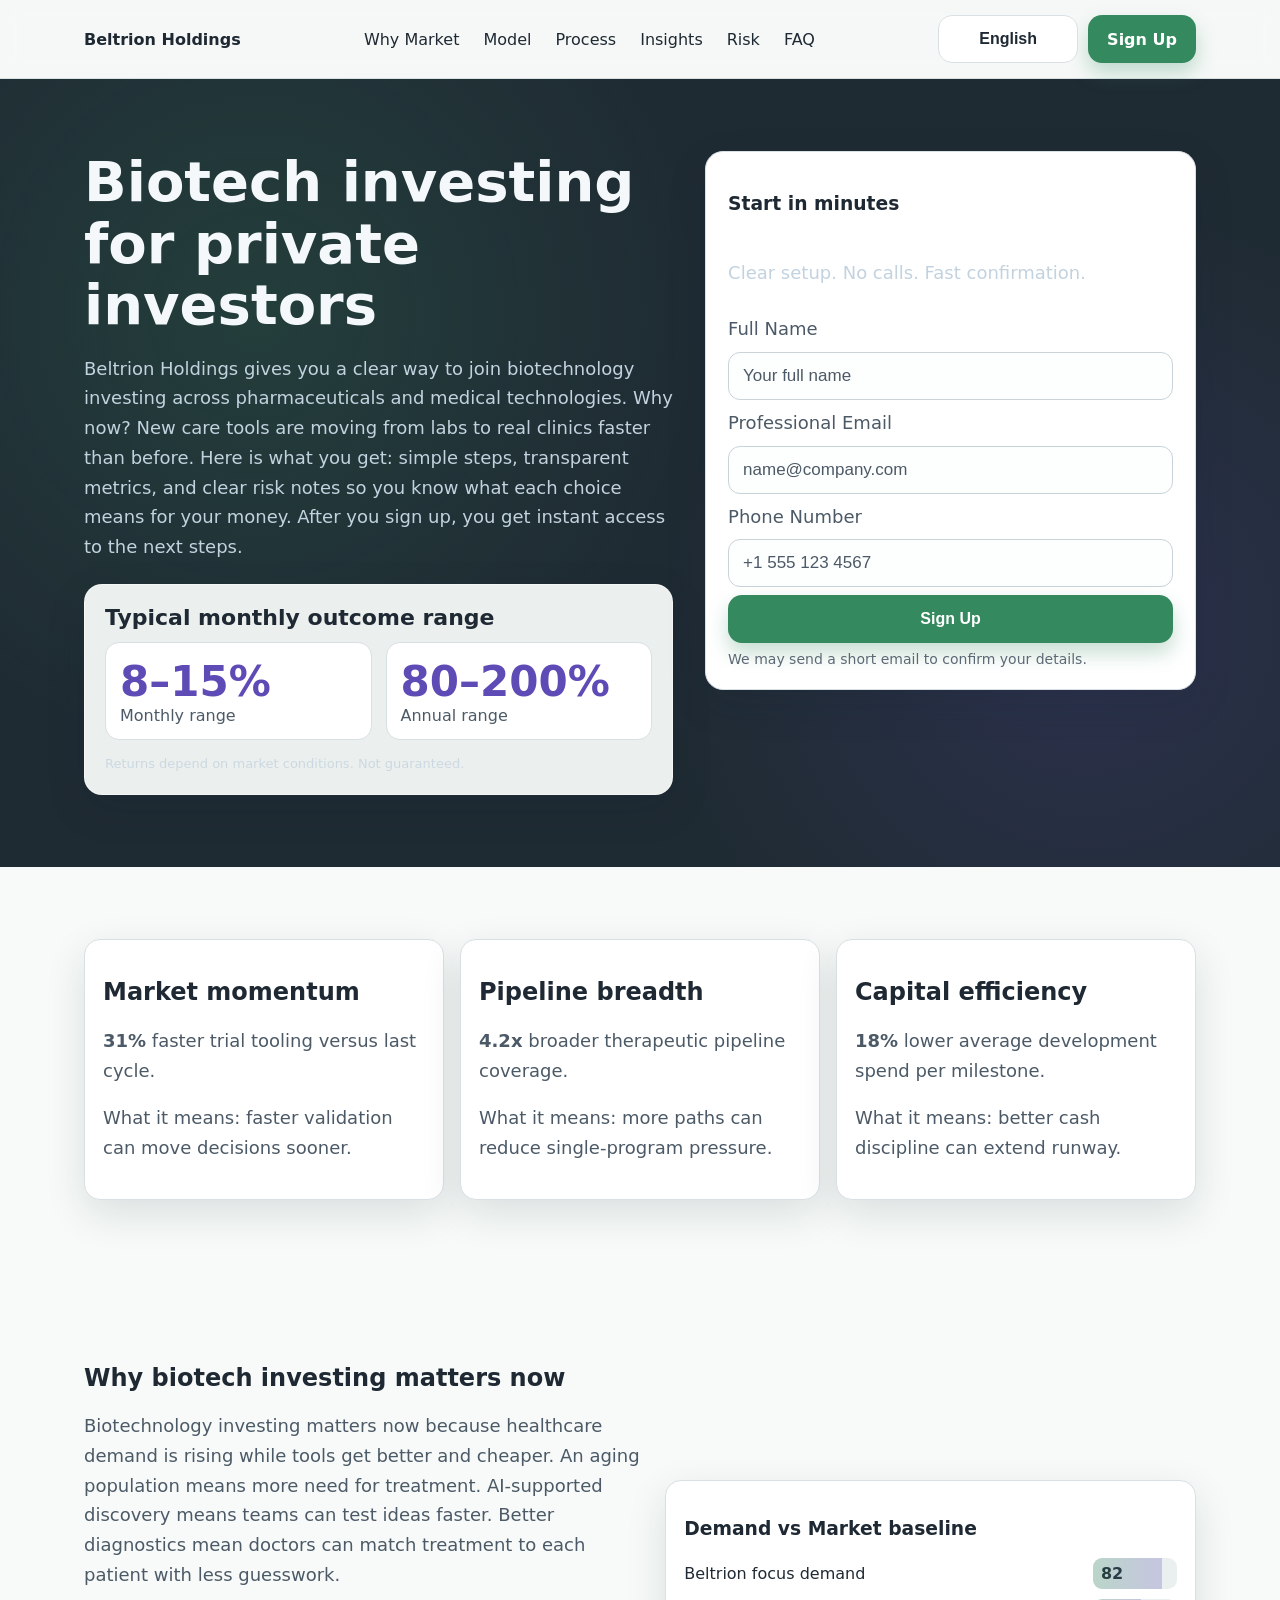
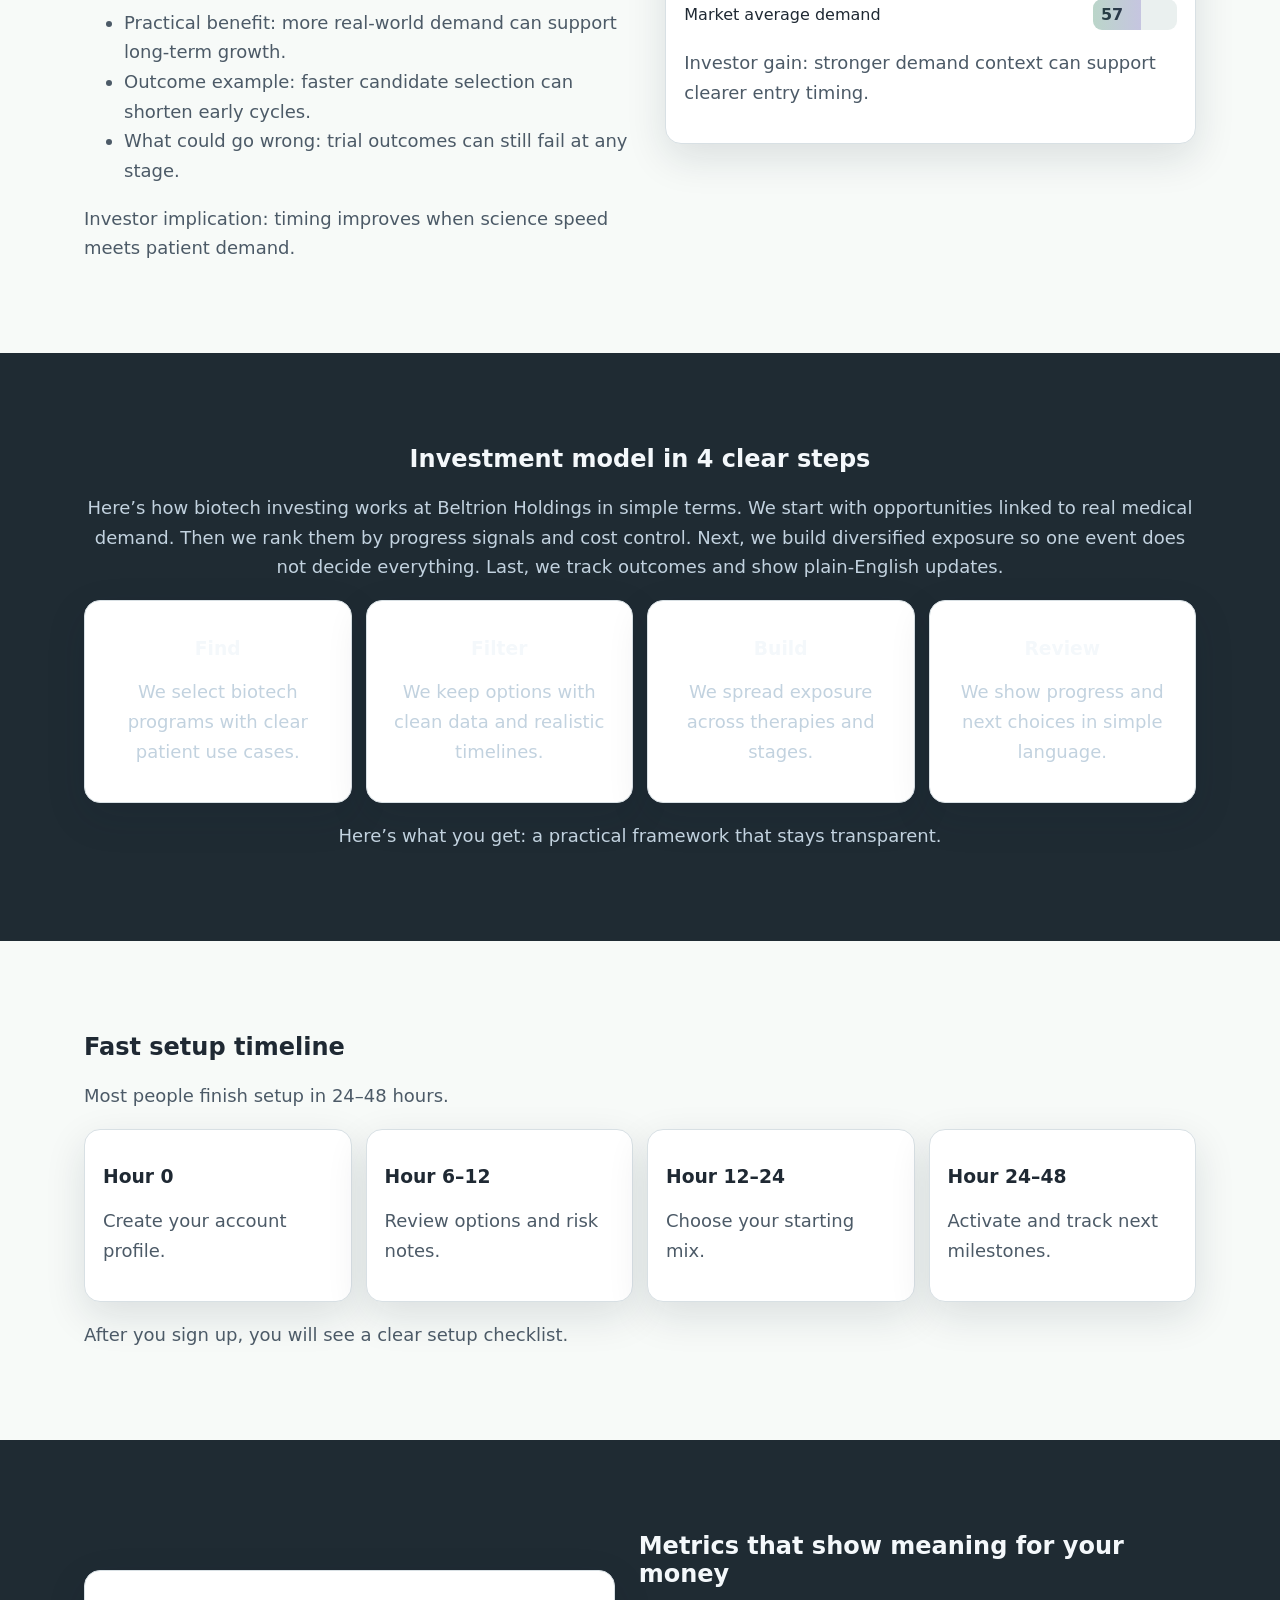
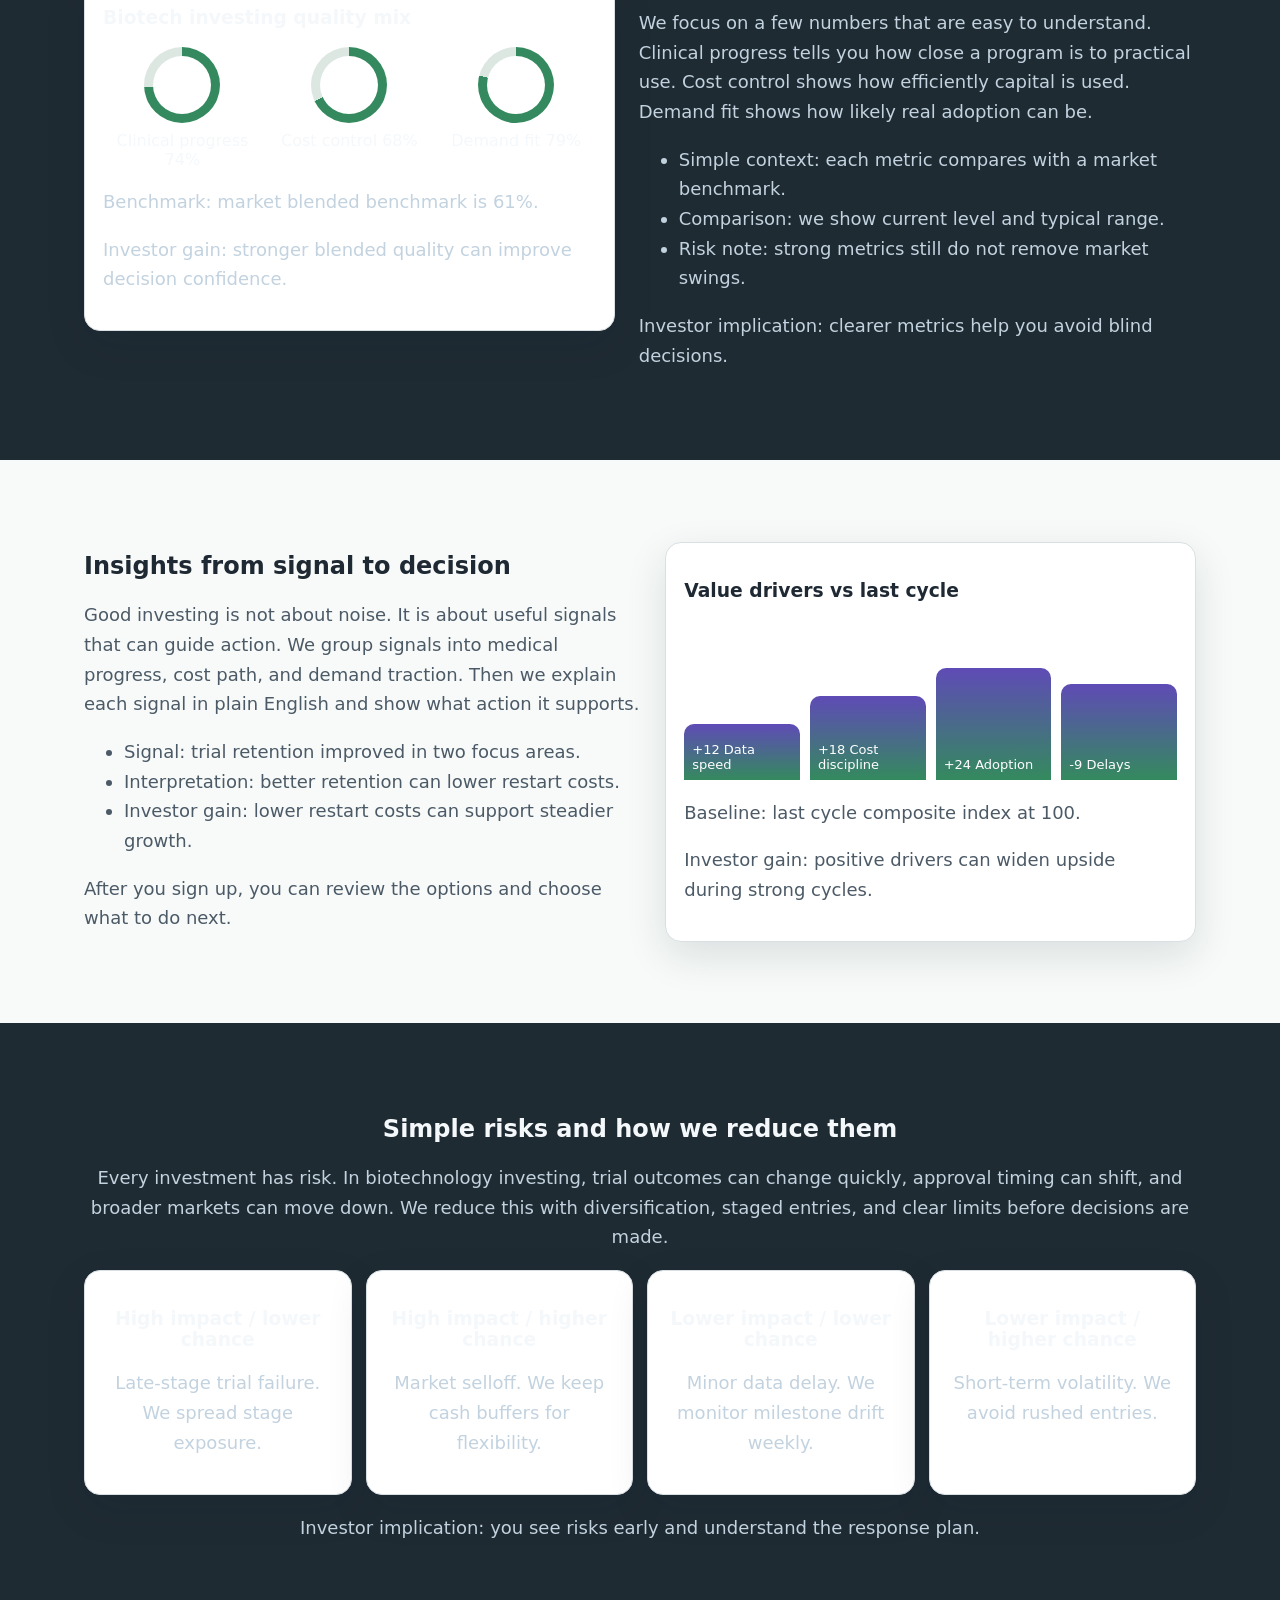
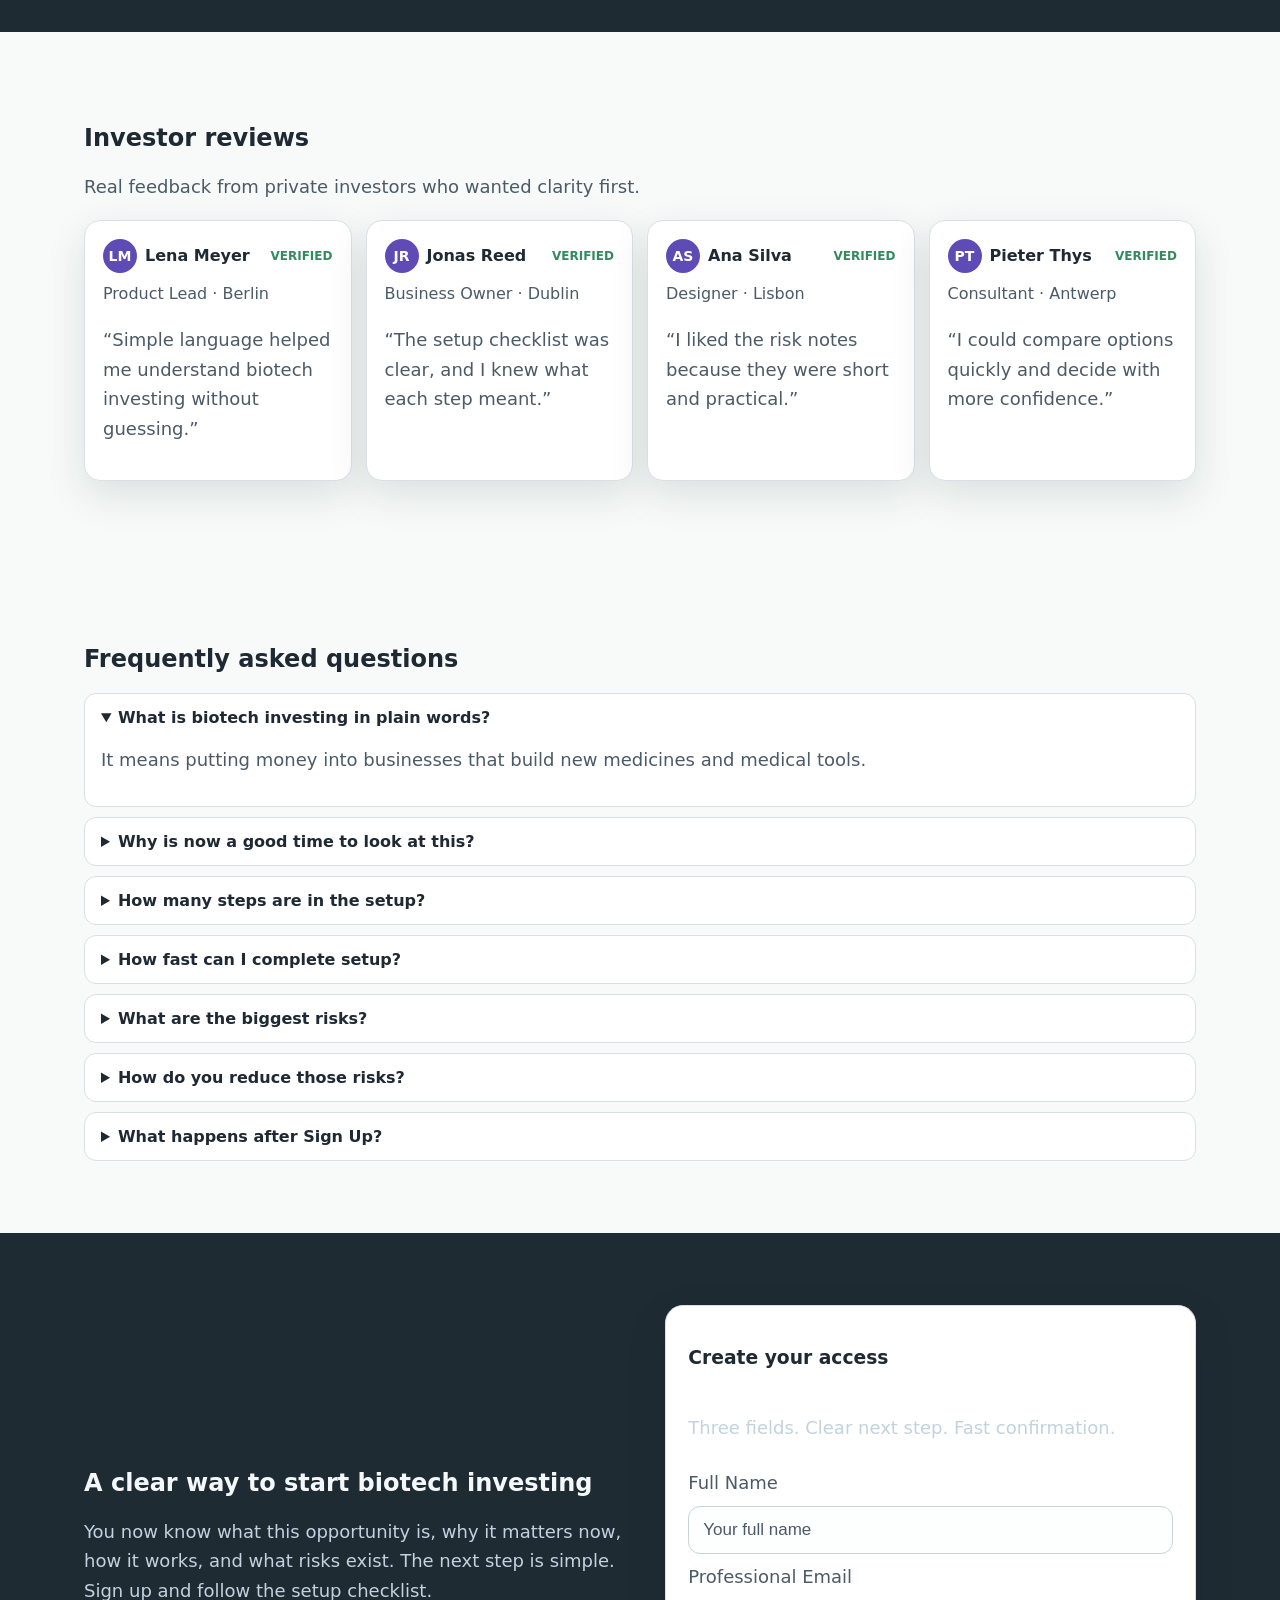
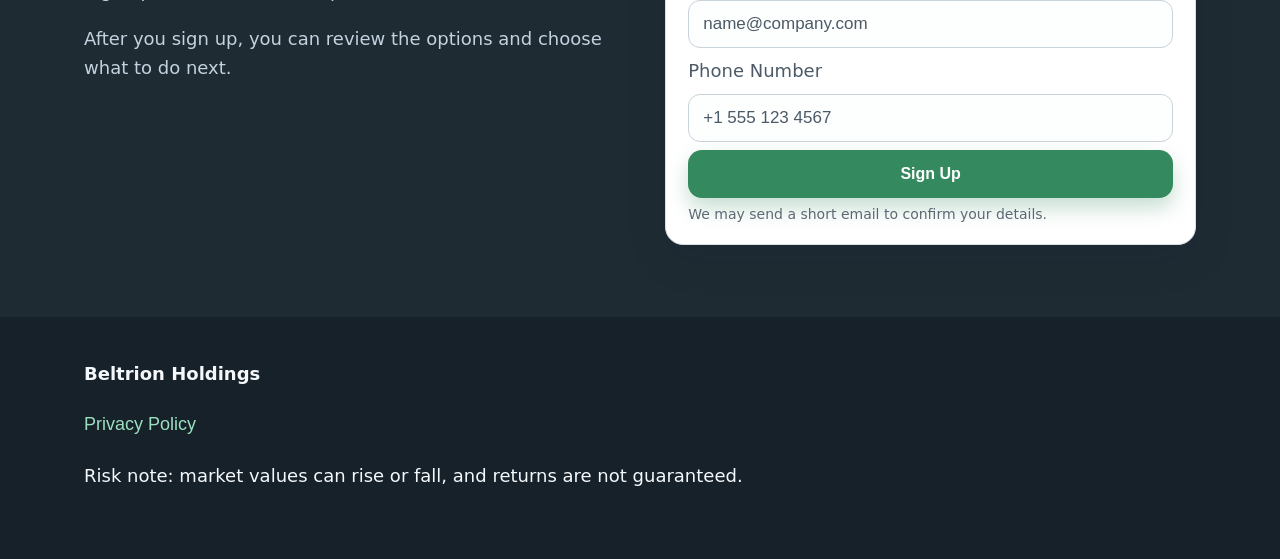
<file: index.html>
<!doctype html>
<html lang="en">
<head>
  <meta charset="utf-8">
  <meta name="viewport" content="width=device-width, initial-scale=1">
  <title>Beltrion Holdings | Biotech Investing for Private Investors | English</title>
  <meta name="description" content="Beltrion Holdings helps private investors access biotechnology, pharmaceuticals, and medical technologies with a clear 24–48 hour setup path.">
  <link rel="canonical" href="https://beltrionholdings.com/">
  
<link rel="alternate" hreflang="en" href="https://beltrionholdings.com/index.html">
<link rel="alternate" hreflang="de" href="https://beltrionholdings.com/de/index.html">
<link rel="alternate" hreflang="fr" href="https://beltrionholdings.com/fr/index.html">
<link rel="alternate" hreflang="es" href="https://beltrionholdings.com/es/index.html">
<link rel="alternate" hreflang="it" href="https://beltrionholdings.com/it/index.html">
<link rel="alternate" hreflang="tr" href="https://beltrionholdings.com/tr/index.html">
<link rel="alternate" hreflang="pt" href="https://beltrionholdings.com/pt/index.html">
<link rel="alternate" hreflang="ja" href="https://beltrionholdings.com/jp/index.html">
<link rel="alternate" hreflang="sk" href="https://beltrionholdings.com/sk/index.html">
<link rel="alternate" hreflang="nl-BE" href="https://beltrionholdings.com/be/index.html">
<link rel="alternate" hreflang="x-default" href="https://beltrionholdings.com/index.html">
  <meta property="og:type" content="website">
  <meta property="og:title" content="Beltrion Holdings | Biotech Investing for Private Investors | English">
  <meta property="og:description" content="Beltrion Holdings helps private investors access biotechnology, pharmaceuticals, and medical technologies with a clear 24–48 hour setup path.">
  <meta property="og:url" content="https://beltrionholdings.com/">
  <meta property="og:site_name" content="Beltrion Holdings">
  <meta property="twitter:card" content="summary_large_image">
  <meta property="twitter:title" content="Beltrion Holdings | Biotech Investing for Private Investors | English">
  <meta property="twitter:description" content="Beltrion Holdings helps private investors access biotechnology, pharmaceuticals, and medical technologies with a clear 24–48 hour setup path.">
  <link rel="stylesheet" href="assets/style.css">
  <script defer src="assets/app.js"></script>
  <script type="application/ld+json">{"@context":"https://schema.org","@graph":[{"@type":"Organization","name":"Beltrion Holdings","url":"https://beltrionholdings.com","logo":"https://beltrionholdings.com/assets/img/logo.png"},{"@type":"WebSite","name":"Beltrion Holdings","url":"https://beltrionholdings.com"},{"@type":"FAQPage","mainEntity":[
{"@type":"Question","name":"What is biotech investing at Beltrion Holdings?","acceptedAnswer":{"@type":"Answer","text":"It is a simple way to invest in biotechnology, pharmaceuticals, and medical technologies through one guided setup."}},
{"@type":"Question","name":"Why does this market matter now?","acceptedAnswer":{"@type":"Answer","text":"New treatments, older populations, and faster clinical tools are creating fresh demand right now."}},
{"@type":"Question","name":"How long does setup take?","acceptedAnswer":{"@type":"Answer","text":"Most people finish setup in 24–48 hours using a clear four-step checklist."}},
{"@type":"Question","name":"What do I see after I sign up?","acceptedAnswer":{"@type":"Answer","text":"After you sign up, you get instant access to the next steps and can review options."}},
{"@type":"Question","name":"What are the main risks?","acceptedAnswer":{"@type":"Answer","text":"Drug approvals can take time, trial results can change fast, and markets can move up or down."}},
{"@type":"Question","name":"How do you reduce risk?","acceptedAnswer":{"@type":"Answer","text":"We spread exposure across therapy areas, use clear limits, and share transparent checkpoints."}},
{"@type":"Question","name":"Do I need technical knowledge?","acceptedAnswer":{"@type":"Answer","text":"No. We explain each step in plain English and show what each choice means for your money."}}
]},{"@type":"Review","itemReviewed":{"@type":"Organization","name":"Beltrion Holdings"},"author":{"@type":"Person","name":"Lena Meyer"},"reviewRating":{"@type":"Rating","ratingValue":"5","bestRating":"5"},"reviewBody":"Clear setup steps and simple explanations helped me invest with confidence."}]}</script>
</head>
<body>
  <header class="site-header" id="top">
    <div class="container header-row">
      <a class="brand" href="index.html">Beltrion Holdings</a>
      <nav class="desktop-nav" aria-label="Primary">
        <a href="#market">Why Market</a><a href="#model">Model</a><a href="#process">Process</a><a href="#insights">Insights</a><a href="#risk">Risk</a><a href="#faq">FAQ</a>
      </nav>
      <div class="header-actions">
        <div class="lang-wrap" data-dropdown>
          <button class="btn btn-lang" aria-expanded="false" aria-haspopup="true">English</button>
          <div class="lang-menu" role="menu">
            <a href="index.html"><span class="flag flag-gb" aria-hidden="true"></span>English</a>
<a href="de/index.html"><span class="flag flag-de" aria-hidden="true"></span>Deutsch</a>
<a href="fr/index.html"><span class="flag flag-fr" aria-hidden="true"></span>Français</a>
<a href="es/index.html"><span class="flag flag-es" aria-hidden="true"></span>Español</a>
<a href="it/index.html"><span class="flag flag-it" aria-hidden="true"></span>Italiano</a>
<a href="tr/index.html"><span class="flag flag-tr" aria-hidden="true"></span>Türkçe</a>
<a href="pt/index.html"><span class="flag flag-pt" aria-hidden="true"></span>Português</a>
<a href="jp/index.html"><span class="flag flag-jp" aria-hidden="true"></span>日本語</a>
<a href="sk/index.html"><span class="flag flag-sk" aria-hidden="true"></span>Slovak</a>
<a href="be/index.html"><span class="flag flag-be" aria-hidden="true"></span>Nederlands (BE)</a>
          </div>
        </div>
        <a href="#signup-final" class="btn btn-primary">Sign Up</a>
        <button class="burger" aria-label="Open menu" aria-expanded="false" aria-controls="mobile-drawer"><span></span><span></span><span></span></button>
      </div>
    </div>
  </header>

  <aside id="mobile-drawer" class="mobile-drawer" aria-hidden="true">
    <button class="drawer-close" aria-label="Close menu">✕</button>
    <nav aria-label="Mobile">
      <a href="#market">Why Market</a><a href="#model">Model</a><a href="#process">Process</a><a href="#insights">Insights</a><a href="#risk">Risk</a><a href="#faq">FAQ</a>
    </nav>
    <div class="lang-wrap" data-dropdown>
      <button class="btn btn-lang" aria-expanded="false" aria-haspopup="true">English</button>
      <div class="lang-menu" role="menu"><a href="index.html"><span class="flag flag-gb" aria-hidden="true"></span>English</a>
<a href="de/index.html"><span class="flag flag-de" aria-hidden="true"></span>Deutsch</a>
<a href="fr/index.html"><span class="flag flag-fr" aria-hidden="true"></span>Français</a>
<a href="es/index.html"><span class="flag flag-es" aria-hidden="true"></span>Español</a>
<a href="it/index.html"><span class="flag flag-it" aria-hidden="true"></span>Italiano</a>
<a href="tr/index.html"><span class="flag flag-tr" aria-hidden="true"></span>Türkçe</a>
<a href="pt/index.html"><span class="flag flag-pt" aria-hidden="true"></span>Português</a>
<a href="jp/index.html"><span class="flag flag-jp" aria-hidden="true"></span>日本語</a>
<a href="sk/index.html"><span class="flag flag-sk" aria-hidden="true"></span>Slovak</a>
<a href="be/index.html"><span class="flag flag-be" aria-hidden="true"></span>Nederlands (BE)</a></div>
    </div>
    <a href="#signup-final" class="btn btn-primary">Sign Up</a>
  </aside>
  <div class="backdrop"></div>

  <main>
    <section class="section dark hero" id="hero">
      <div class="container hero-grid">
        <div class="reveal">
          <h1>Biotech investing for private investors</h1>
          <p>Beltrion Holdings gives you a clear way to join biotechnology investing across pharmaceuticals and medical technologies. Why now? New care tools are moving from labs to real clinics faster than before. Here is what you get: simple steps, transparent metrics, and clear risk notes so you know what each choice means for your money. After you sign up, you get instant access to the next steps.</p>
          <div class="performance-panel" aria-label="Performance Range">
            <h2>Typical monthly outcome range</h2>
            <div class="perf-grid">
              <div><strong>8–15%</strong><span>Monthly range</span></div>
              <div><strong>80–200%</strong><span>Annual range</span></div>
            </div>
            <p>Returns depend on market conditions. Not guaranteed.</p>
          </div>
        </div>
        <form class="form-card reveal" aria-label="Hero sign up form">
          <h3 class="form-title">Start in minutes</h3>
          <p class="form-sub">Clear setup. No calls. Fast confirmation.</p>
          <label for="name-hero">Full Name</label><input id="name-hero" name="name" placeholder="Your full name" required>
          <label for="email-hero">Professional Email</label><input id="email-hero" name="email" type="email" placeholder="name@company.com" required>
          <label for="phone-hero">Phone Number</label><input id="phone-hero" name="phone" type="tel" placeholder="+1 555 123 4567" required>
          <button type="submit" class="btn btn-primary">Sign Up</button>
          <small>We may send a short email to confirm your details.</small>
        </form>
      </div>
    </section>

    <section class="section light kpi-strip">
      <div class="container kpi-grid reveal">
        <article><h2>Market momentum</h2><p><strong>31%</strong> faster trial tooling versus last cycle.</p><p>What it means: faster validation can move decisions sooner.</p></article>
        <article><h2>Pipeline breadth</h2><p><strong>4.2x</strong> broader therapeutic pipeline coverage.</p><p>What it means: more paths can reduce single-program pressure.</p></article>
        <article><h2>Capital efficiency</h2><p><strong>18%</strong> lower average development spend per milestone.</p><p>What it means: better cash discipline can extend runway.</p></article>
      </div>
    </section>

    <section class="section light" id="market">
      <div class="container split reveal">
        <div>
          <h2>Why biotech investing matters now</h2>
          <p>Biotechnology investing matters now because healthcare demand is rising while tools get better and cheaper. An aging population means more need for treatment. AI-supported discovery means teams can test ideas faster. Better diagnostics mean doctors can match treatment to each patient with less guesswork.</p>
          <ul><li>Practical benefit: more real-world demand can support long-term growth.</li><li>Outcome example: faster candidate selection can shorten early cycles.</li><li>What could go wrong: trial outcomes can still fail at any stage.</li></ul>
          <p>Investor implication: timing improves when science speed meets patient demand.</p>
        </div>
        <div class="visual-card dual-bars">
          <h3>Demand vs Market baseline</h3>
          <div class="bar-row"><span>Beltrion focus demand</span><b style="--w:82%">82</b></div>
          <div class="bar-row"><span>Market average demand</span><b style="--w:57%">57</b></div>
          <p>Investor gain: stronger demand context can support clearer entry timing.</p>
        </div>
      </div>
    </section>

    <section class="section dark" id="model">
      <div class="container centered reveal">
        <h2>Investment model in 4 clear steps</h2>
        <p>Here’s how biotech investing works at Beltrion Holdings in simple terms. We start with opportunities linked to real medical demand. Then we rank them by progress signals and cost control. Next, we build diversified exposure so one event does not decide everything. Last, we track outcomes and show plain-English updates.</p>
        <div class="step-grid">
          <article><h3>Find</h3><p>We select biotech programs with clear patient use cases.</p></article>
          <article><h3>Filter</h3><p>We keep options with clean data and realistic timelines.</p></article>
          <article><h3>Build</h3><p>We spread exposure across therapies and stages.</p></article>
          <article><h3>Review</h3><p>We show progress and next choices in simple language.</p></article>
        </div>
        <p>Here’s what you get: a practical framework that stays transparent.</p>
      </div>
    </section>

    <section class="section light" id="process">
      <div class="container reveal">
        <h2>Fast setup timeline</h2>
        <p>Most people finish setup in 24–48 hours.</p>
        <div class="timeline-grid">
          <article><h3>Hour 0</h3><p>Create your account profile.</p></article>
          <article><h3>Hour 6–12</h3><p>Review options and risk notes.</p></article>
          <article><h3>Hour 12–24</h3><p>Choose your starting mix.</p></article>
          <article><h3>Hour 24–48</h3><p>Activate and track next milestones.</p></article>
        </div>
        <p>After you sign up, you will see a clear setup checklist.</p>
      </div>
    </section>

    <section class="section dark" id="metrics">
      <div class="container split reverse reveal">
        <div class="visual-card ring-panel">
          <h3>Biotech investing quality mix</h3>
          <div class="rings"><div><i style="--p:74"></i><span>Clinical progress 74%</span></div><div><i style="--p:68"></i><span>Cost control 68%</span></div><div><i style="--p:79"></i><span>Demand fit 79%</span></div></div>
          <p>Benchmark: market blended benchmark is 61%.</p>
          <p>Investor gain: stronger blended quality can improve decision confidence.</p>
        </div>
        <div>
          <h2>Metrics that show meaning for your money</h2>
          <p>We focus on a few numbers that are easy to understand. Clinical progress tells you how close a program is to practical use. Cost control shows how efficiently capital is used. Demand fit shows how likely real adoption can be.</p>
          <ul><li>Simple context: each metric compares with a market benchmark.</li><li>Comparison: we show current level and typical range.</li><li>Risk note: strong metrics still do not remove market swings.</li></ul>
          <p>Investor implication: clearer metrics help you avoid blind decisions.</p>
        </div>
      </div>
    </section>

    <section class="section light" id="insights">
      <div class="container split reveal">
        <div>
          <h2>Insights from signal to decision</h2>
          <p>Good investing is not about noise. It is about useful signals that can guide action. We group signals into medical progress, cost path, and demand traction. Then we explain each signal in plain English and show what action it supports.</p>
          <ul><li>Signal: trial retention improved in two focus areas.</li><li>Interpretation: better retention can lower restart costs.</li><li>Investor gain: lower restart costs can support steadier growth.</li></ul>
          <p>After you sign up, you can review the options and choose what to do next.</p>
        </div>
        <div class="visual-card waterfall">
          <h3>Value drivers vs last cycle</h3>
          <div class="wf"><span style="--h:35%">+12 Data speed</span><span style="--h:52%">+18 Cost discipline</span><span style="--h:70%">+24 Adoption</span><span style="--h:60%">-9 Delays</span></div>
          <p>Baseline: last cycle composite index at 100.</p>
          <p>Investor gain: positive drivers can widen upside during strong cycles.</p>
        </div>
      </div>
    </section>

    <section class="section dark" id="risk">
      <div class="container centered reveal">
        <h2>Simple risks and how we reduce them</h2>
        <p>Every investment has risk. In biotechnology investing, trial outcomes can change quickly, approval timing can shift, and broader markets can move down. We reduce this with diversification, staged entries, and clear limits before decisions are made.</p>
        <div class="risk-matrix">
          <article><h3>High impact / lower chance</h3><p>Late-stage trial failure. We spread stage exposure.</p></article>
          <article><h3>High impact / higher chance</h3><p>Market selloff. We keep cash buffers for flexibility.</p></article>
          <article><h3>Lower impact / lower chance</h3><p>Minor data delay. We monitor milestone drift weekly.</p></article>
          <article><h3>Lower impact / higher chance</h3><p>Short-term volatility. We avoid rushed entries.</p></article>
        </div>
        <p>Investor implication: you see risks early and understand the response plan.</p>
      </div>
    </section>

    <section class="section light" id="reviews">
      <div class="container reveal">
        <h2>Investor reviews</h2>
        <p>Real feedback from private investors who wanted clarity first.</p>
        <div class="review-grid">
          <article><div class="review-head"><span class="avatar">LM</span><strong>Lena Meyer</strong><em>VERIFIED</em></div><p class="role">Product Lead · Berlin</p><p>“Simple language helped me understand biotech investing without guessing.”</p></article>
          <article><div class="review-head"><span class="avatar">JR</span><strong>Jonas Reed</strong><em>VERIFIED</em></div><p class="role">Business Owner · Dublin</p><p>“The setup checklist was clear, and I knew what each step meant.”</p></article>
          <article><div class="review-head"><span class="avatar">AS</span><strong>Ana Silva</strong><em>VERIFIED</em></div><p class="role">Designer · Lisbon</p><p>“I liked the risk notes because they were short and practical.”</p></article>
          <article><div class="review-head"><span class="avatar">PT</span><strong>Pieter Thys</strong><em>VERIFIED</em></div><p class="role">Consultant · Antwerp</p><p>“I could compare options quickly and decide with more confidence.”</p></article>
        </div>
      </div>
    </section>

    <section class="section light" id="faq">
      <div class="container reveal">
        <h2>Frequently asked questions</h2>
        <div class="faq-list">
          <details open><summary>What is biotech investing in plain words?</summary><p>It means putting money into businesses that build new medicines and medical tools.</p></details>
          <details><summary>Why is now a good time to look at this?</summary><p>Healthcare demand is growing, and development tools are getting faster and smarter.</p></details>
          <details><summary>How many steps are in the setup?</summary><p>Four simple steps from account setup to activation.</p></details>
          <details><summary>How fast can I complete setup?</summary><p>Most people finish setup in 24–48 hours.</p></details>
          <details><summary>What are the biggest risks?</summary><p>Clinical setbacks, slower approvals, and market swings can affect outcomes.</p></details>
          <details><summary>How do you reduce those risks?</summary><p>We diversify exposure and keep clear limits before each decision.</p></details>
          <details><summary>What happens after Sign Up?</summary><p>After you sign up, you get instant access to the next steps.</p></details>
        </div>
      </div>
    </section>

    <section class="section dark" id="signup-final">
      <div class="container split reveal">
        <div>
          <h2>A clear way to start biotech investing</h2>
          <p>You now know what this opportunity is, why it matters now, how it works, and what risks exist. The next step is simple. Sign up and follow the setup checklist.</p>
          <p>After you sign up, you can review the options and choose what to do next.</p>
        </div>
        <form class="form-card" aria-label="Final sign up form">
          <h3 class="form-title">Create your access</h3>
          <p class="form-sub">Three fields. Clear next step. Fast confirmation.</p>
          <label for="name-final">Full Name</label><input id="name-final" name="name" placeholder="Your full name" required>
          <label for="email-final">Professional Email</label><input id="email-final" name="email" type="email" placeholder="name@company.com" required>
          <label for="phone-final">Phone Number</label><input id="phone-final" name="phone" type="tel" placeholder="+1 555 123 4567" required>
          <button type="submit" class="btn btn-primary">Sign Up</button>
          <small>We may send a short email to confirm your details.</small>
        </form>
      </div>
    </section>
  </main>

  <footer class="site-footer">
    <div class="container footer-row">
      <p><strong>Beltrion Holdings</strong></p>
      <button class="privacy-link" data-open-modal>Privacy Policy</button>
      <p>Risk note: market values can rise or fall, and returns are not guaranteed.</p>
    </div>
  </footer>

  <div class="modal" id="privacy-modal" role="dialog" aria-modal="true" aria-labelledby="privacy-title" aria-hidden="true">
    <div class="modal-panel">
      <button class="modal-x" data-close-modal aria-label="Close privacy policy">✕</button>
      <h2 id="privacy-title">Privacy Policy</h2>
      <p><strong>Introduction:</strong> We explain how we collect and use your information in clear terms.</p>
      <p><strong>Data collection:</strong> We collect name, email, phone, and site activity needed for setup.</p>
      <p><strong>Legal basis:</strong> We process data to provide requested access and meet legal duties.</p>
      <p><strong>Cookies:</strong> Cookies help basic site function and simple analytics.</p>
      <p><strong>Retention:</strong> We keep data only as long as needed for service and records.</p>
      <p><strong>Third-party sharing:</strong> We share limited data with secure service providers when required.</p>
      <p><strong>Security:</strong> We use encryption and access controls to protect your information.</p>
      <p><strong>User rights:</strong> You can request access, correction, or deletion where law allows.</p>
      <p><strong>International transfers:</strong> Data may be processed in other regions with safeguards.</p>
      <p><strong>Industry risk disclosure:</strong> Biotechnology, pharmaceuticals, and medical technologies can be volatile.</p>
      <p><strong>Contact:</strong> Email support@beltrionholdings.com for privacy requests.</p>
      <div class="modal-footer"><button class="btn" data-close-modal>Close</button></div>
    </div>
  </div>
</body>
</html>
</file>
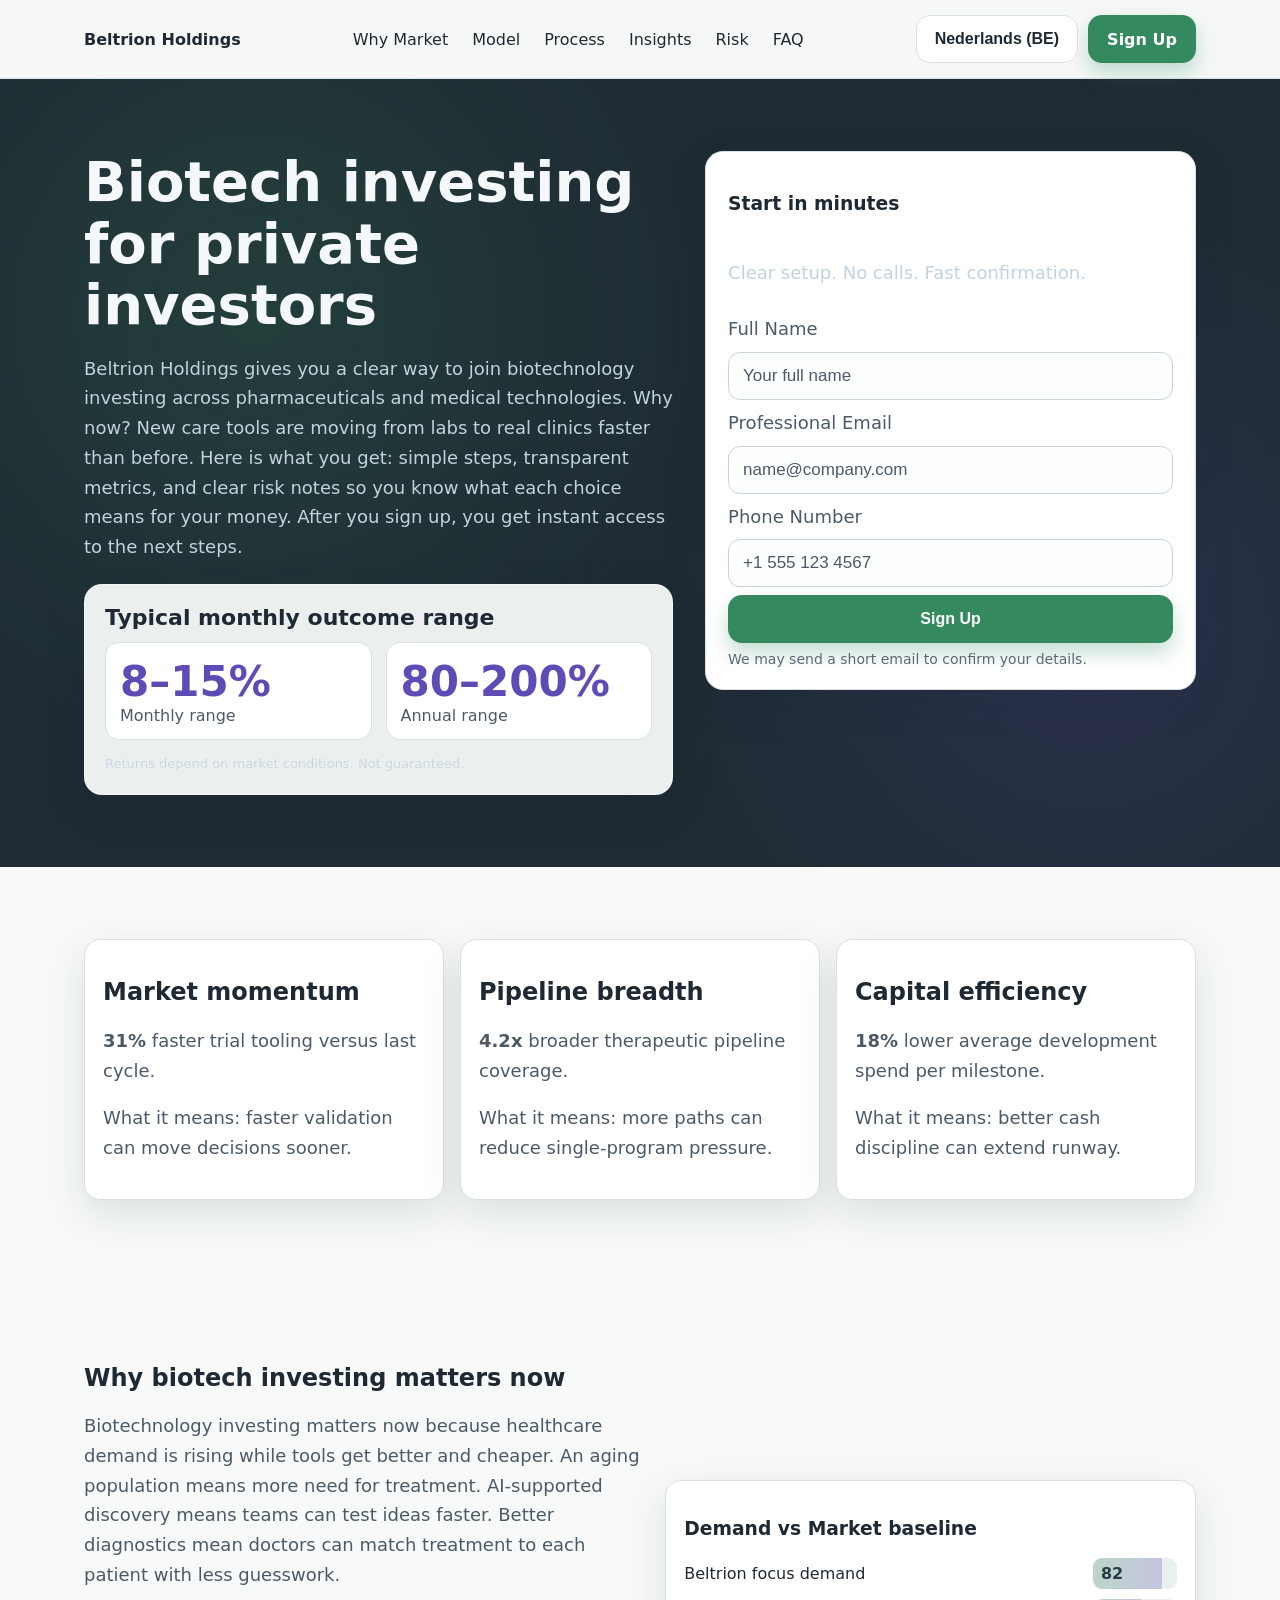
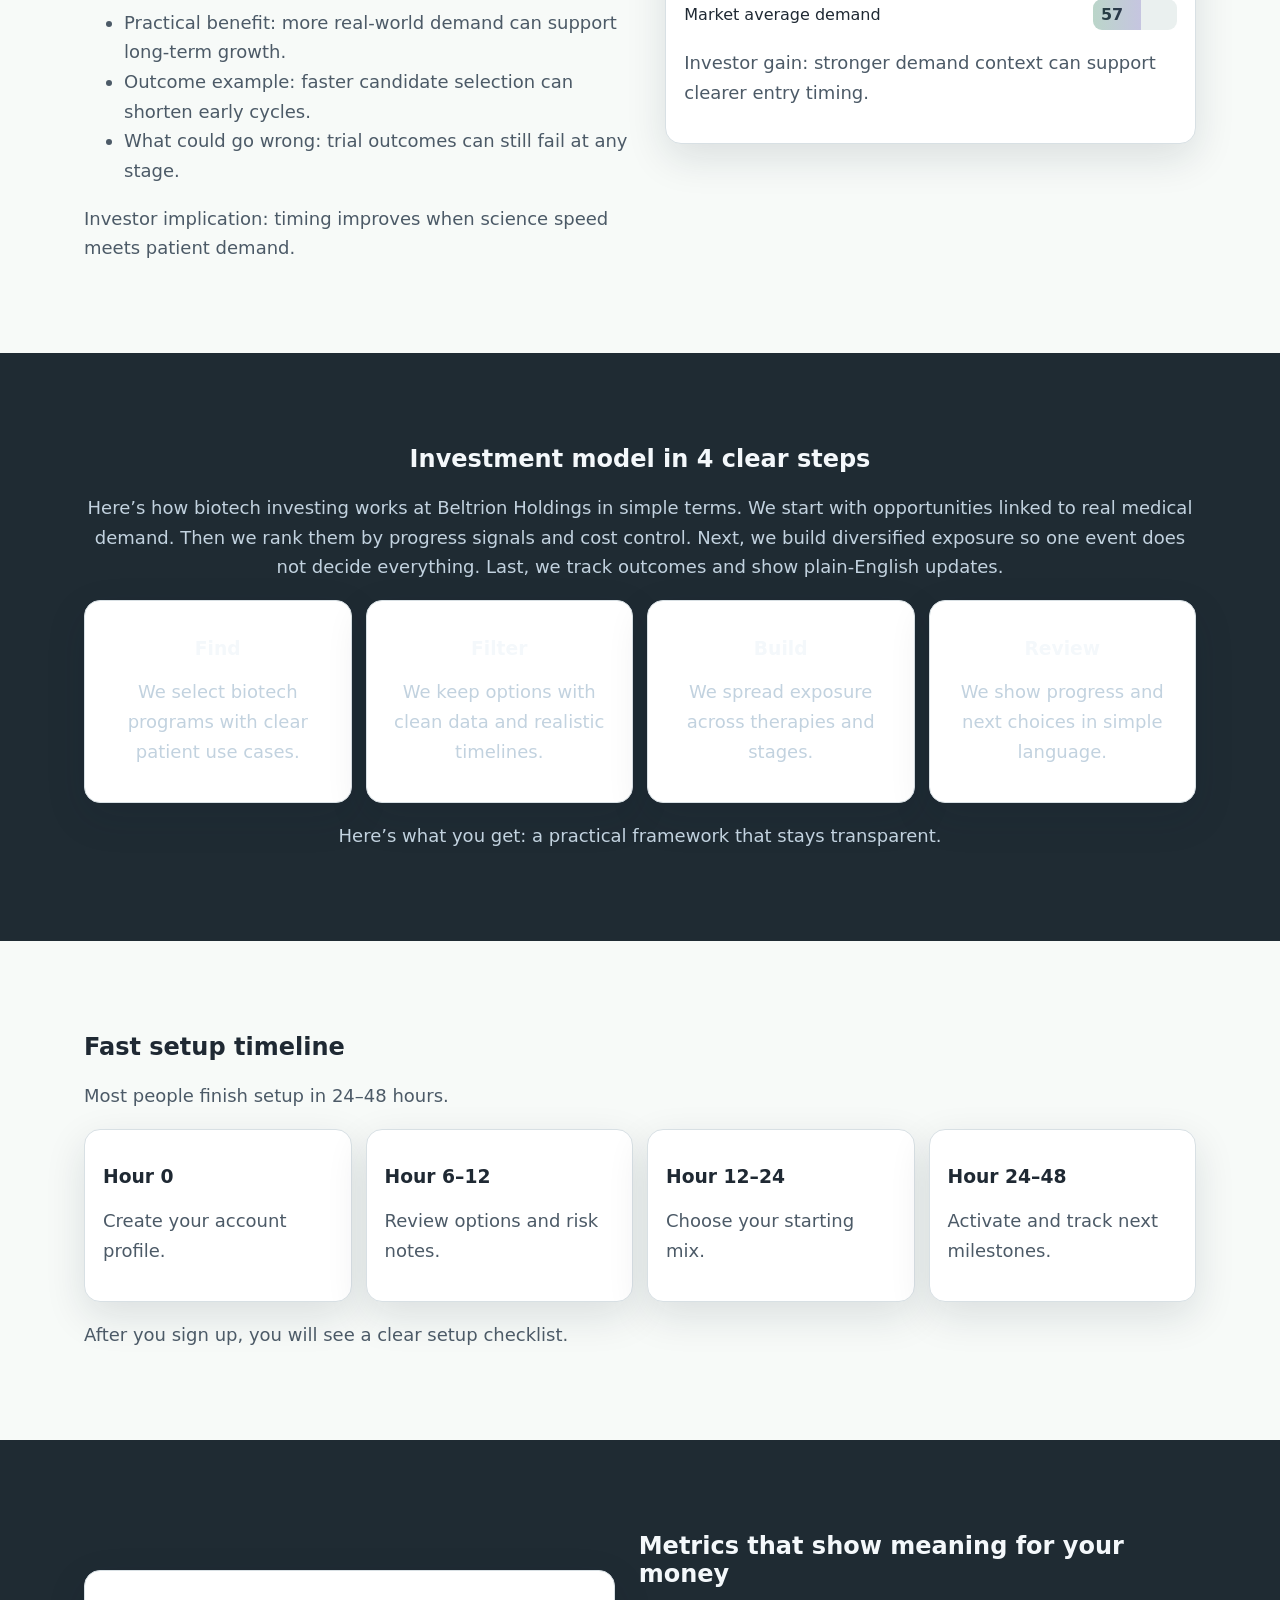
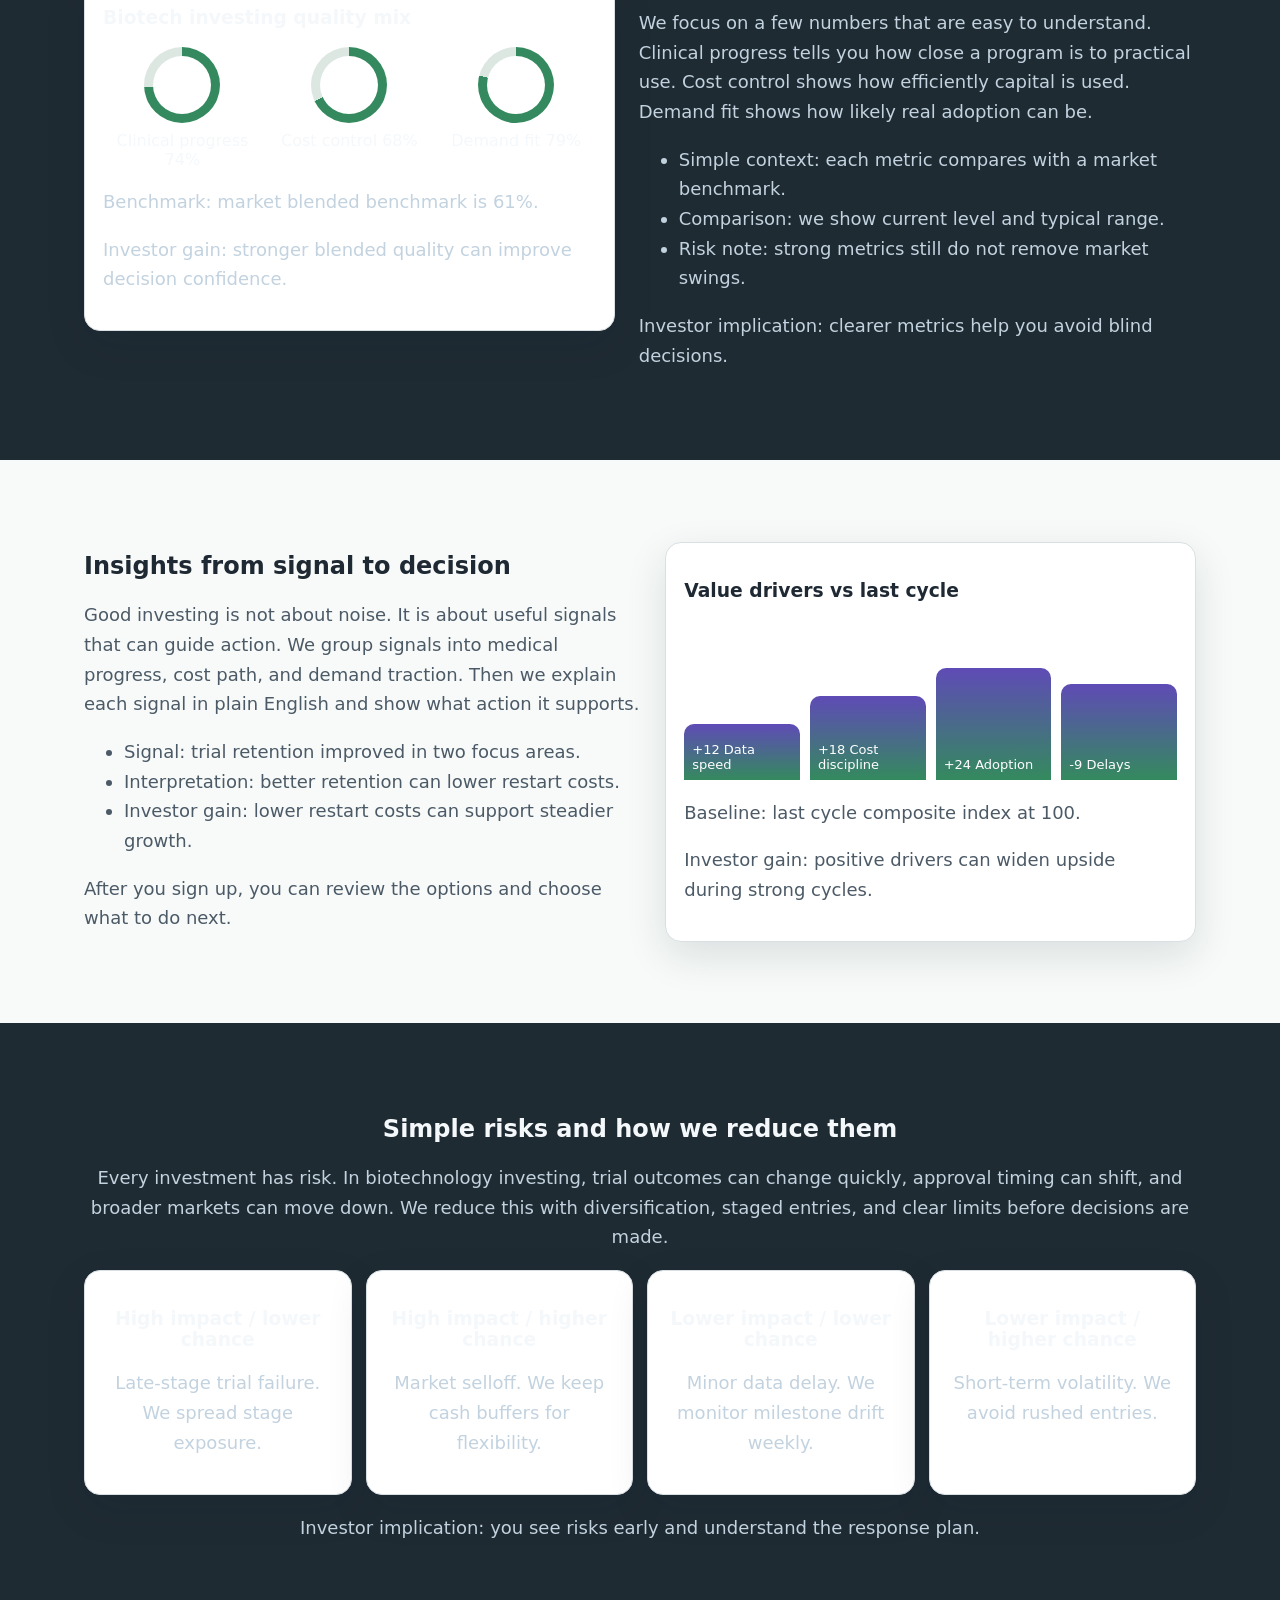
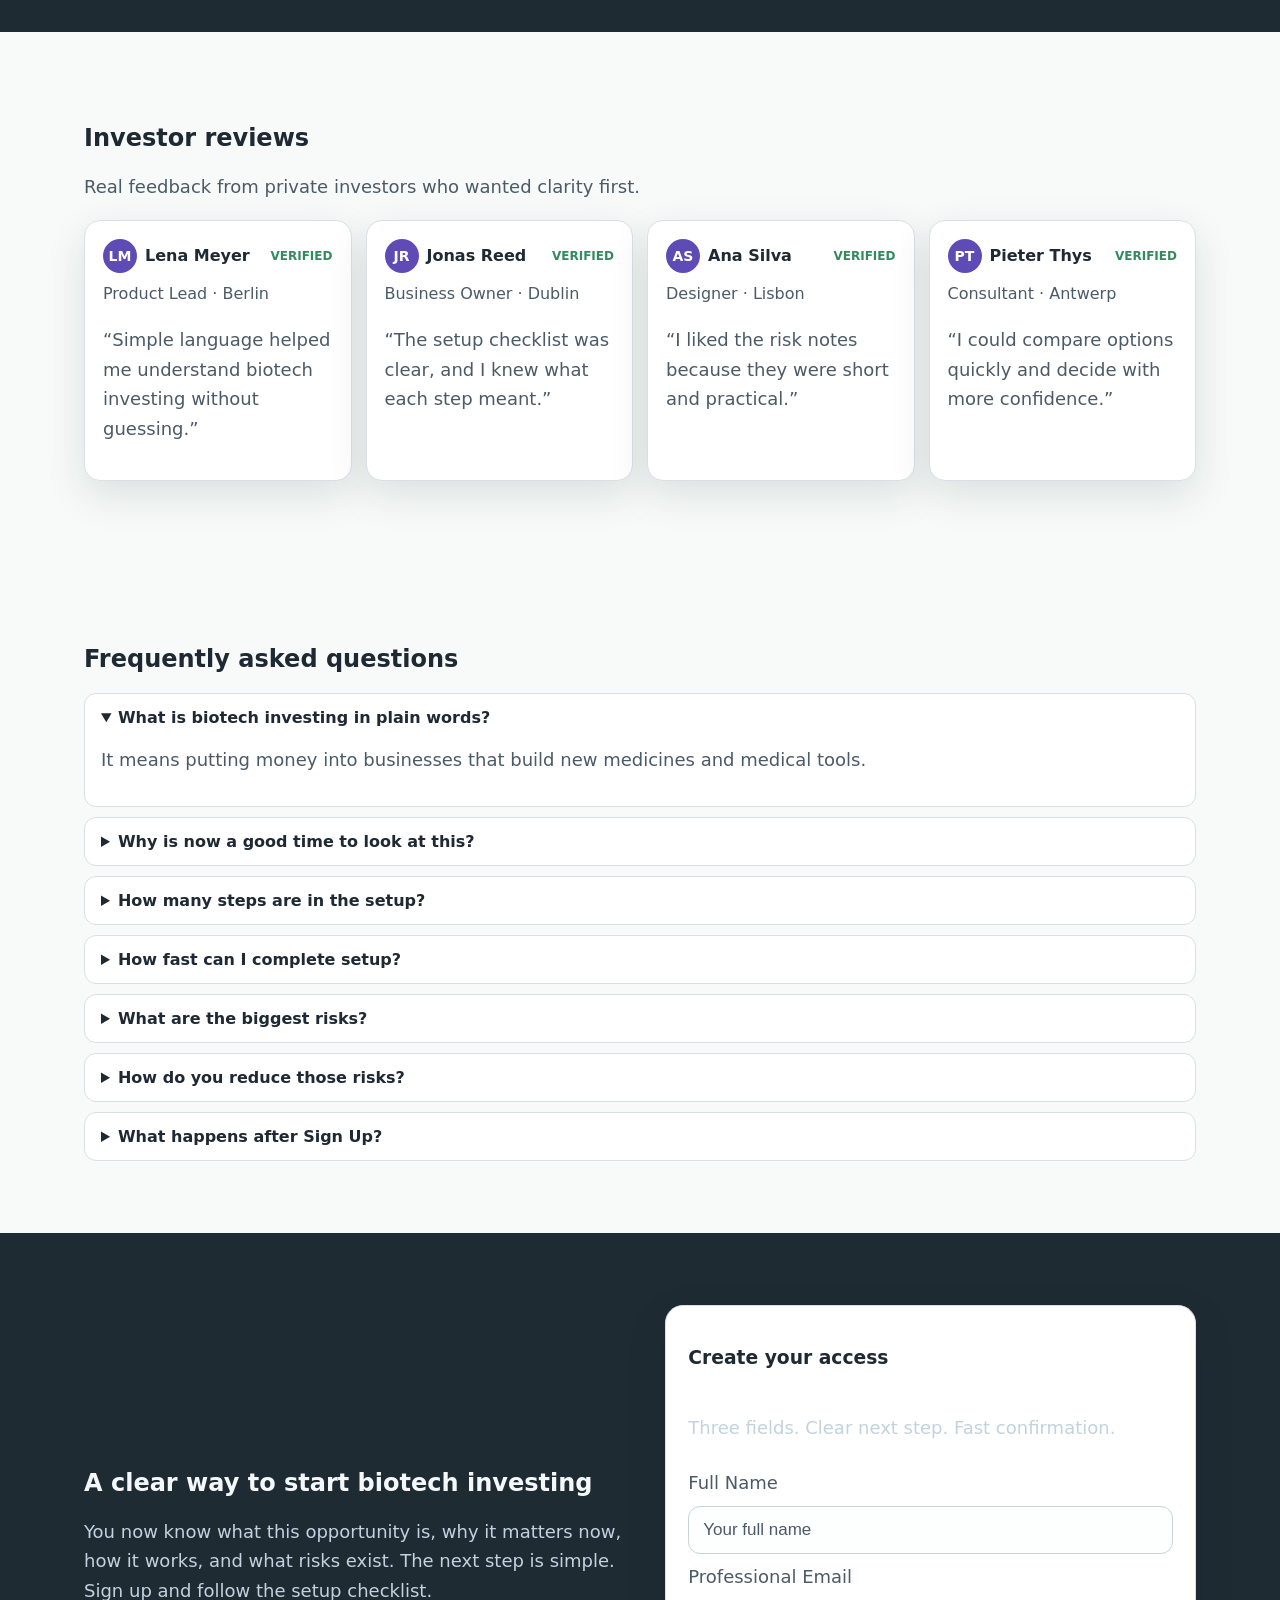
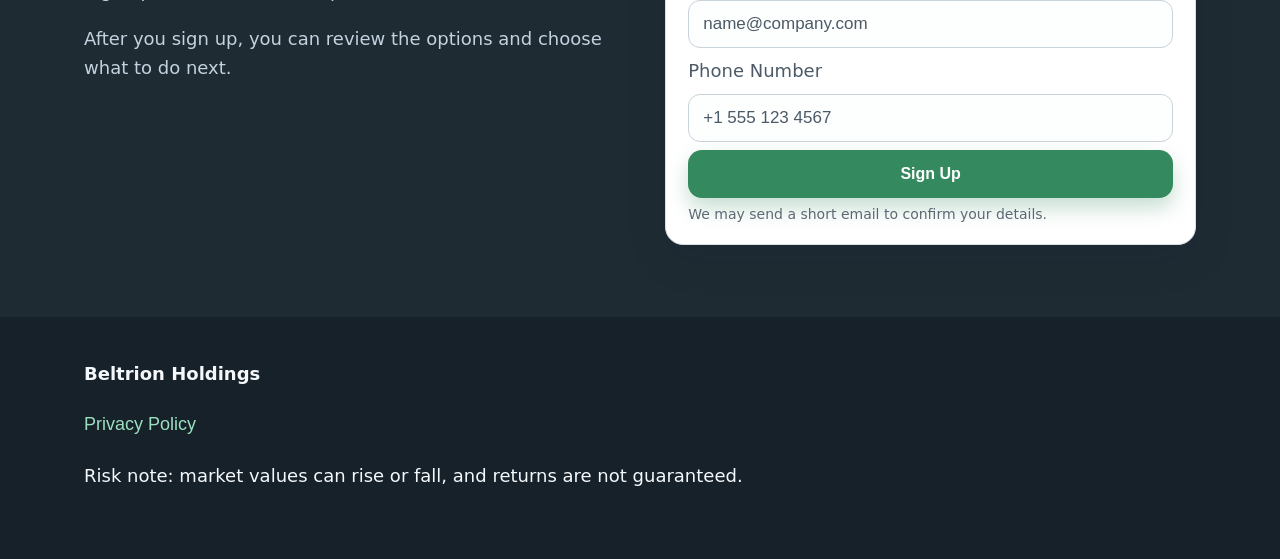
<file: be/index.html>
<!doctype html>
<html lang="en">
<head>
  <meta charset="utf-8">
  <meta name="viewport" content="width=device-width, initial-scale=1">
  <title>Beltrion Holdings | Biotech Investing for Private Investors | Nederlands (BE)</title>
  <meta name="description" content="Beltrion Holdings helps private investors access biotechnology, pharmaceuticals, and medical technologies with a clear 24–48 hour setup path.">
  <link rel="canonical" href="https://beltrionholdings.com/be/index.html">
  
<link rel="alternate" hreflang="en" href="https://beltrionholdings.com/index.html">
<link rel="alternate" hreflang="de" href="https://beltrionholdings.com/de/index.html">
<link rel="alternate" hreflang="fr" href="https://beltrionholdings.com/fr/index.html">
<link rel="alternate" hreflang="es" href="https://beltrionholdings.com/es/index.html">
<link rel="alternate" hreflang="it" href="https://beltrionholdings.com/it/index.html">
<link rel="alternate" hreflang="tr" href="https://beltrionholdings.com/tr/index.html">
<link rel="alternate" hreflang="pt" href="https://beltrionholdings.com/pt/index.html">
<link rel="alternate" hreflang="ja" href="https://beltrionholdings.com/jp/index.html">
<link rel="alternate" hreflang="sk" href="https://beltrionholdings.com/sk/index.html">
<link rel="alternate" hreflang="nl-BE" href="https://beltrionholdings.com/be/index.html">
<link rel="alternate" hreflang="x-default" href="https://beltrionholdings.com/index.html">
  <meta property="og:type" content="website">
  <meta property="og:title" content="Beltrion Holdings | Biotech Investing for Private Investors | Nederlands (BE)">
  <meta property="og:description" content="Beltrion Holdings helps private investors access biotechnology, pharmaceuticals, and medical technologies with a clear 24–48 hour setup path.">
  <meta property="og:url" content="https://beltrionholdings.com/be/index.html">
  <meta property="og:site_name" content="Beltrion Holdings">
  <meta property="twitter:card" content="summary_large_image">
  <meta property="twitter:title" content="Beltrion Holdings | Biotech Investing for Private Investors | Nederlands (BE)">
  <meta property="twitter:description" content="Beltrion Holdings helps private investors access biotechnology, pharmaceuticals, and medical technologies with a clear 24–48 hour setup path.">
  <link rel="stylesheet" href="../assets/style.css">
  <script defer src="../assets/app.js"></script>
  <script type="application/ld+json">{"@context":"https://schema.org","@graph":[{"@type":"Organization","name":"Beltrion Holdings","url":"https://beltrionholdings.com","logo":"https://beltrionholdings.com/assets/img/logo.png"},{"@type":"WebSite","name":"Beltrion Holdings","url":"https://beltrionholdings.com"},{"@type":"FAQPage","mainEntity":[
{"@type":"Question","name":"What is biotech investing at Beltrion Holdings?","acceptedAnswer":{"@type":"Answer","text":"It is a simple way to invest in biotechnology, pharmaceuticals, and medical technologies through one guided setup."}},
{"@type":"Question","name":"Why does this market matter now?","acceptedAnswer":{"@type":"Answer","text":"New treatments, older populations, and faster clinical tools are creating fresh demand right now."}},
{"@type":"Question","name":"How long does setup take?","acceptedAnswer":{"@type":"Answer","text":"Most people finish setup in 24–48 hours using a clear four-step checklist."}},
{"@type":"Question","name":"What do I see after I sign up?","acceptedAnswer":{"@type":"Answer","text":"After you sign up, you get instant access to the next steps and can review options."}},
{"@type":"Question","name":"What are the main risks?","acceptedAnswer":{"@type":"Answer","text":"Drug approvals can take time, trial results can change fast, and markets can move up or down."}},
{"@type":"Question","name":"How do you reduce risk?","acceptedAnswer":{"@type":"Answer","text":"We spread exposure across therapy areas, use clear limits, and share transparent checkpoints."}},
{"@type":"Question","name":"Do I need technical knowledge?","acceptedAnswer":{"@type":"Answer","text":"No. We explain each step in plain English and show what each choice means for your money."}}
]},{"@type":"Review","itemReviewed":{"@type":"Organization","name":"Beltrion Holdings"},"author":{"@type":"Person","name":"Lena Meyer"},"reviewRating":{"@type":"Rating","ratingValue":"5","bestRating":"5"},"reviewBody":"Clear setup steps and simple explanations helped me invest with confidence."}]}</script>
</head>
<body>
  <header class="site-header" id="top">
    <div class="container header-row">
      <a class="brand" href="../index.html">Beltrion Holdings</a>
      <nav class="desktop-nav" aria-label="Primary">
        <a href="#market">Why Market</a><a href="#model">Model</a><a href="#process">Process</a><a href="#insights">Insights</a><a href="#risk">Risk</a><a href="#faq">FAQ</a>
      </nav>
      <div class="header-actions">
        <div class="lang-wrap" data-dropdown>
          <button class="btn btn-lang" aria-expanded="false" aria-haspopup="true">Nederlands (BE)</button>
          <div class="lang-menu" role="menu">
            <a href="../index.html"><span class="flag flag-gb" aria-hidden="true"></span>English</a>
<a href="../de/index.html"><span class="flag flag-de" aria-hidden="true"></span>Deutsch</a>
<a href="../fr/index.html"><span class="flag flag-fr" aria-hidden="true"></span>Français</a>
<a href="../es/index.html"><span class="flag flag-es" aria-hidden="true"></span>Español</a>
<a href="../it/index.html"><span class="flag flag-it" aria-hidden="true"></span>Italiano</a>
<a href="../tr/index.html"><span class="flag flag-tr" aria-hidden="true"></span>Türkçe</a>
<a href="../pt/index.html"><span class="flag flag-pt" aria-hidden="true"></span>Português</a>
<a href="../jp/index.html"><span class="flag flag-jp" aria-hidden="true"></span>日本語</a>
<a href="../sk/index.html"><span class="flag flag-sk" aria-hidden="true"></span>Slovak</a>
<a href="../be/index.html"><span class="flag flag-be" aria-hidden="true"></span>Nederlands (BE)</a>
          </div>
        </div>
        <a href="#signup-final" class="btn btn-primary">Sign Up</a>
        <button class="burger" aria-label="Open menu" aria-expanded="false" aria-controls="mobile-drawer"><span></span><span></span><span></span></button>
      </div>
    </div>
  </header>

  <aside id="mobile-drawer" class="mobile-drawer" aria-hidden="true">
    <button class="drawer-close" aria-label="Close menu">✕</button>
    <nav aria-label="Mobile">
      <a href="#market">Why Market</a><a href="#model">Model</a><a href="#process">Process</a><a href="#insights">Insights</a><a href="#risk">Risk</a><a href="#faq">FAQ</a>
    </nav>
    <div class="lang-wrap" data-dropdown>
      <button class="btn btn-lang" aria-expanded="false" aria-haspopup="true">Nederlands (BE)</button>
      <div class="lang-menu" role="menu"><a href="../index.html"><span class="flag flag-gb" aria-hidden="true"></span>English</a>
<a href="../de/index.html"><span class="flag flag-de" aria-hidden="true"></span>Deutsch</a>
<a href="../fr/index.html"><span class="flag flag-fr" aria-hidden="true"></span>Français</a>
<a href="../es/index.html"><span class="flag flag-es" aria-hidden="true"></span>Español</a>
<a href="../it/index.html"><span class="flag flag-it" aria-hidden="true"></span>Italiano</a>
<a href="../tr/index.html"><span class="flag flag-tr" aria-hidden="true"></span>Türkçe</a>
<a href="../pt/index.html"><span class="flag flag-pt" aria-hidden="true"></span>Português</a>
<a href="../jp/index.html"><span class="flag flag-jp" aria-hidden="true"></span>日本語</a>
<a href="../sk/index.html"><span class="flag flag-sk" aria-hidden="true"></span>Slovak</a>
<a href="../be/index.html"><span class="flag flag-be" aria-hidden="true"></span>Nederlands (BE)</a></div>
    </div>
    <a href="#signup-final" class="btn btn-primary">Sign Up</a>
  </aside>
  <div class="backdrop"></div>

  <main>
    <section class="section dark hero" id="hero">
      <div class="container hero-grid">
        <div class="reveal">
          <h1>Biotech investing for private investors</h1>
          <p>Beltrion Holdings gives you a clear way to join biotechnology investing across pharmaceuticals and medical technologies. Why now? New care tools are moving from labs to real clinics faster than before. Here is what you get: simple steps, transparent metrics, and clear risk notes so you know what each choice means for your money. After you sign up, you get instant access to the next steps.</p>
          <div class="performance-panel" aria-label="Performance Range">
            <h2>Typical monthly outcome range</h2>
            <div class="perf-grid">
              <div><strong>8–15%</strong><span>Monthly range</span></div>
              <div><strong>80–200%</strong><span>Annual range</span></div>
            </div>
            <p>Returns depend on market conditions. Not guaranteed.</p>
          </div>
        </div>
        <form class="form-card reveal" aria-label="Hero sign up form">
          <h3 class="form-title">Start in minutes</h3>
          <p class="form-sub">Clear setup. No calls. Fast confirmation.</p>
          <label for="name-hero">Full Name</label><input id="name-hero" name="name" placeholder="Your full name" required>
          <label for="email-hero">Professional Email</label><input id="email-hero" name="email" type="email" placeholder="name@company.com" required>
          <label for="phone-hero">Phone Number</label><input id="phone-hero" name="phone" type="tel" placeholder="+1 555 123 4567" required>
          <button type="submit" class="btn btn-primary">Sign Up</button>
          <small>We may send a short email to confirm your details.</small>
        </form>
      </div>
    </section>

    <section class="section light kpi-strip">
      <div class="container kpi-grid reveal">
        <article><h2>Market momentum</h2><p><strong>31%</strong> faster trial tooling versus last cycle.</p><p>What it means: faster validation can move decisions sooner.</p></article>
        <article><h2>Pipeline breadth</h2><p><strong>4.2x</strong> broader therapeutic pipeline coverage.</p><p>What it means: more paths can reduce single-program pressure.</p></article>
        <article><h2>Capital efficiency</h2><p><strong>18%</strong> lower average development spend per milestone.</p><p>What it means: better cash discipline can extend runway.</p></article>
      </div>
    </section>

    <section class="section light" id="market">
      <div class="container split reveal">
        <div>
          <h2>Why biotech investing matters now</h2>
          <p>Biotechnology investing matters now because healthcare demand is rising while tools get better and cheaper. An aging population means more need for treatment. AI-supported discovery means teams can test ideas faster. Better diagnostics mean doctors can match treatment to each patient with less guesswork.</p>
          <ul><li>Practical benefit: more real-world demand can support long-term growth.</li><li>Outcome example: faster candidate selection can shorten early cycles.</li><li>What could go wrong: trial outcomes can still fail at any stage.</li></ul>
          <p>Investor implication: timing improves when science speed meets patient demand.</p>
        </div>
        <div class="visual-card dual-bars">
          <h3>Demand vs Market baseline</h3>
          <div class="bar-row"><span>Beltrion focus demand</span><b style="--w:82%">82</b></div>
          <div class="bar-row"><span>Market average demand</span><b style="--w:57%">57</b></div>
          <p>Investor gain: stronger demand context can support clearer entry timing.</p>
        </div>
      </div>
    </section>

    <section class="section dark" id="model">
      <div class="container centered reveal">
        <h2>Investment model in 4 clear steps</h2>
        <p>Here’s how biotech investing works at Beltrion Holdings in simple terms. We start with opportunities linked to real medical demand. Then we rank them by progress signals and cost control. Next, we build diversified exposure so one event does not decide everything. Last, we track outcomes and show plain-English updates.</p>
        <div class="step-grid">
          <article><h3>Find</h3><p>We select biotech programs with clear patient use cases.</p></article>
          <article><h3>Filter</h3><p>We keep options with clean data and realistic timelines.</p></article>
          <article><h3>Build</h3><p>We spread exposure across therapies and stages.</p></article>
          <article><h3>Review</h3><p>We show progress and next choices in simple language.</p></article>
        </div>
        <p>Here’s what you get: a practical framework that stays transparent.</p>
      </div>
    </section>

    <section class="section light" id="process">
      <div class="container reveal">
        <h2>Fast setup timeline</h2>
        <p>Most people finish setup in 24–48 hours.</p>
        <div class="timeline-grid">
          <article><h3>Hour 0</h3><p>Create your account profile.</p></article>
          <article><h3>Hour 6–12</h3><p>Review options and risk notes.</p></article>
          <article><h3>Hour 12–24</h3><p>Choose your starting mix.</p></article>
          <article><h3>Hour 24–48</h3><p>Activate and track next milestones.</p></article>
        </div>
        <p>After you sign up, you will see a clear setup checklist.</p>
      </div>
    </section>

    <section class="section dark" id="metrics">
      <div class="container split reverse reveal">
        <div class="visual-card ring-panel">
          <h3>Biotech investing quality mix</h3>
          <div class="rings"><div><i style="--p:74"></i><span>Clinical progress 74%</span></div><div><i style="--p:68"></i><span>Cost control 68%</span></div><div><i style="--p:79"></i><span>Demand fit 79%</span></div></div>
          <p>Benchmark: market blended benchmark is 61%.</p>
          <p>Investor gain: stronger blended quality can improve decision confidence.</p>
        </div>
        <div>
          <h2>Metrics that show meaning for your money</h2>
          <p>We focus on a few numbers that are easy to understand. Clinical progress tells you how close a program is to practical use. Cost control shows how efficiently capital is used. Demand fit shows how likely real adoption can be.</p>
          <ul><li>Simple context: each metric compares with a market benchmark.</li><li>Comparison: we show current level and typical range.</li><li>Risk note: strong metrics still do not remove market swings.</li></ul>
          <p>Investor implication: clearer metrics help you avoid blind decisions.</p>
        </div>
      </div>
    </section>

    <section class="section light" id="insights">
      <div class="container split reveal">
        <div>
          <h2>Insights from signal to decision</h2>
          <p>Good investing is not about noise. It is about useful signals that can guide action. We group signals into medical progress, cost path, and demand traction. Then we explain each signal in plain English and show what action it supports.</p>
          <ul><li>Signal: trial retention improved in two focus areas.</li><li>Interpretation: better retention can lower restart costs.</li><li>Investor gain: lower restart costs can support steadier growth.</li></ul>
          <p>After you sign up, you can review the options and choose what to do next.</p>
        </div>
        <div class="visual-card waterfall">
          <h3>Value drivers vs last cycle</h3>
          <div class="wf"><span style="--h:35%">+12 Data speed</span><span style="--h:52%">+18 Cost discipline</span><span style="--h:70%">+24 Adoption</span><span style="--h:60%">-9 Delays</span></div>
          <p>Baseline: last cycle composite index at 100.</p>
          <p>Investor gain: positive drivers can widen upside during strong cycles.</p>
        </div>
      </div>
    </section>

    <section class="section dark" id="risk">
      <div class="container centered reveal">
        <h2>Simple risks and how we reduce them</h2>
        <p>Every investment has risk. In biotechnology investing, trial outcomes can change quickly, approval timing can shift, and broader markets can move down. We reduce this with diversification, staged entries, and clear limits before decisions are made.</p>
        <div class="risk-matrix">
          <article><h3>High impact / lower chance</h3><p>Late-stage trial failure. We spread stage exposure.</p></article>
          <article><h3>High impact / higher chance</h3><p>Market selloff. We keep cash buffers for flexibility.</p></article>
          <article><h3>Lower impact / lower chance</h3><p>Minor data delay. We monitor milestone drift weekly.</p></article>
          <article><h3>Lower impact / higher chance</h3><p>Short-term volatility. We avoid rushed entries.</p></article>
        </div>
        <p>Investor implication: you see risks early and understand the response plan.</p>
      </div>
    </section>

    <section class="section light" id="reviews">
      <div class="container reveal">
        <h2>Investor reviews</h2>
        <p>Real feedback from private investors who wanted clarity first.</p>
        <div class="review-grid">
          <article><div class="review-head"><span class="avatar">LM</span><strong>Lena Meyer</strong><em>VERIFIED</em></div><p class="role">Product Lead · Berlin</p><p>“Simple language helped me understand biotech investing without guessing.”</p></article>
          <article><div class="review-head"><span class="avatar">JR</span><strong>Jonas Reed</strong><em>VERIFIED</em></div><p class="role">Business Owner · Dublin</p><p>“The setup checklist was clear, and I knew what each step meant.”</p></article>
          <article><div class="review-head"><span class="avatar">AS</span><strong>Ana Silva</strong><em>VERIFIED</em></div><p class="role">Designer · Lisbon</p><p>“I liked the risk notes because they were short and practical.”</p></article>
          <article><div class="review-head"><span class="avatar">PT</span><strong>Pieter Thys</strong><em>VERIFIED</em></div><p class="role">Consultant · Antwerp</p><p>“I could compare options quickly and decide with more confidence.”</p></article>
        </div>
      </div>
    </section>

    <section class="section light" id="faq">
      <div class="container reveal">
        <h2>Frequently asked questions</h2>
        <div class="faq-list">
          <details open><summary>What is biotech investing in plain words?</summary><p>It means putting money into businesses that build new medicines and medical tools.</p></details>
          <details><summary>Why is now a good time to look at this?</summary><p>Healthcare demand is growing, and development tools are getting faster and smarter.</p></details>
          <details><summary>How many steps are in the setup?</summary><p>Four simple steps from account setup to activation.</p></details>
          <details><summary>How fast can I complete setup?</summary><p>Most people finish setup in 24–48 hours.</p></details>
          <details><summary>What are the biggest risks?</summary><p>Clinical setbacks, slower approvals, and market swings can affect outcomes.</p></details>
          <details><summary>How do you reduce those risks?</summary><p>We diversify exposure and keep clear limits before each decision.</p></details>
          <details><summary>What happens after Sign Up?</summary><p>After you sign up, you get instant access to the next steps.</p></details>
        </div>
      </div>
    </section>

    <section class="section dark" id="signup-final">
      <div class="container split reveal">
        <div>
          <h2>A clear way to start biotech investing</h2>
          <p>You now know what this opportunity is, why it matters now, how it works, and what risks exist. The next step is simple. Sign up and follow the setup checklist.</p>
          <p>After you sign up, you can review the options and choose what to do next.</p>
        </div>
        <form class="form-card" aria-label="Final sign up form">
          <h3 class="form-title">Create your access</h3>
          <p class="form-sub">Three fields. Clear next step. Fast confirmation.</p>
          <label for="name-final">Full Name</label><input id="name-final" name="name" placeholder="Your full name" required>
          <label for="email-final">Professional Email</label><input id="email-final" name="email" type="email" placeholder="name@company.com" required>
          <label for="phone-final">Phone Number</label><input id="phone-final" name="phone" type="tel" placeholder="+1 555 123 4567" required>
          <button type="submit" class="btn btn-primary">Sign Up</button>
          <small>We may send a short email to confirm your details.</small>
        </form>
      </div>
    </section>
  </main>

  <footer class="site-footer">
    <div class="container footer-row">
      <p><strong>Beltrion Holdings</strong></p>
      <button class="privacy-link" data-open-modal>Privacy Policy</button>
      <p>Risk note: market values can rise or fall, and returns are not guaranteed.</p>
    </div>
  </footer>

  <div class="modal" id="privacy-modal" role="dialog" aria-modal="true" aria-labelledby="privacy-title" aria-hidden="true">
    <div class="modal-panel">
      <button class="modal-x" data-close-modal aria-label="Close privacy policy">✕</button>
      <h2 id="privacy-title">Privacy Policy</h2>
      <p><strong>Introduction:</strong> We explain how we collect and use your information in clear terms.</p>
      <p><strong>Data collection:</strong> We collect name, email, phone, and site activity needed for setup.</p>
      <p><strong>Legal basis:</strong> We process data to provide requested access and meet legal duties.</p>
      <p><strong>Cookies:</strong> Cookies help basic site function and simple analytics.</p>
      <p><strong>Retention:</strong> We keep data only as long as needed for service and records.</p>
      <p><strong>Third-party sharing:</strong> We share limited data with secure service providers when required.</p>
      <p><strong>Security:</strong> We use encryption and access controls to protect your information.</p>
      <p><strong>User rights:</strong> You can request access, correction, or deletion where law allows.</p>
      <p><strong>International transfers:</strong> Data may be processed in other regions with safeguards.</p>
      <p><strong>Industry risk disclosure:</strong> Biotechnology, pharmaceuticals, and medical technologies can be volatile.</p>
      <p><strong>Contact:</strong> Email support@beltrionholdings.com for privacy requests.</p>
      <div class="modal-footer"><button class="btn" data-close-modal>Close</button></div>
    </div>
  </div>
</body>
</html>
</file>
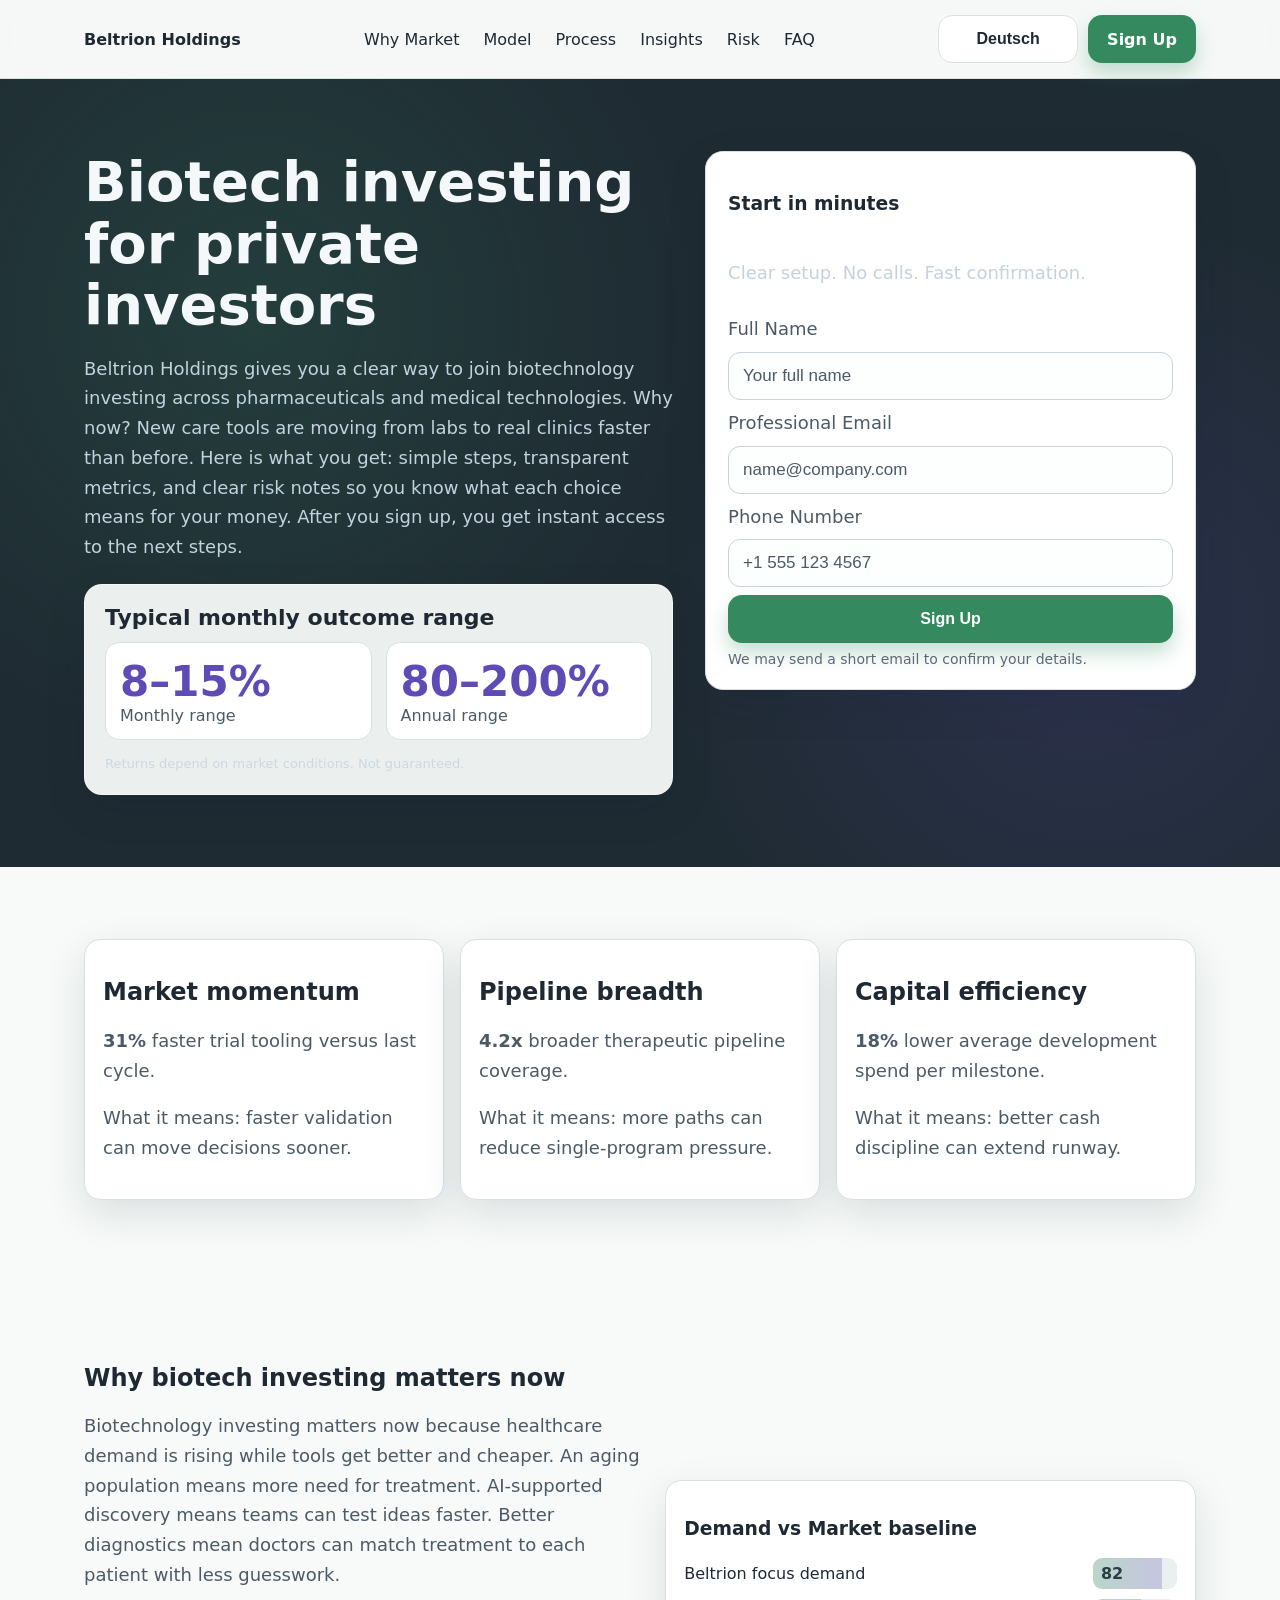
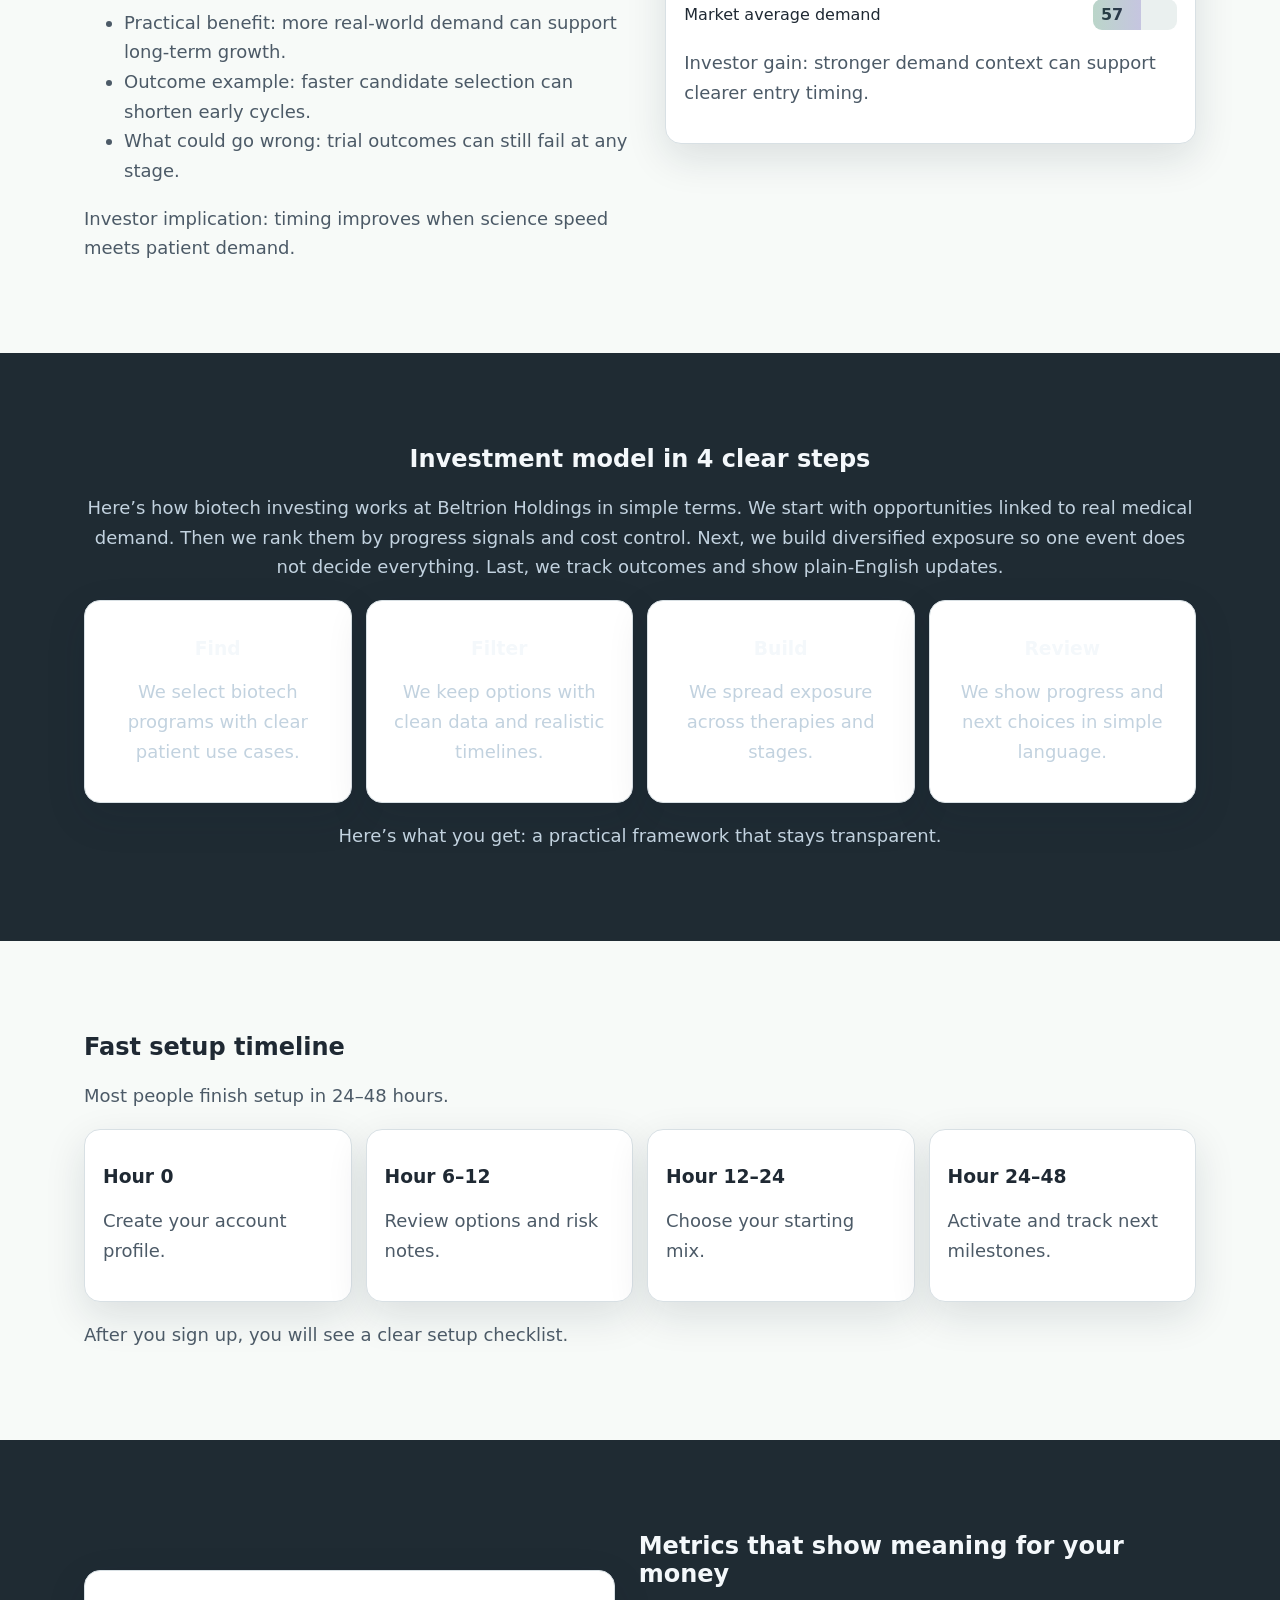
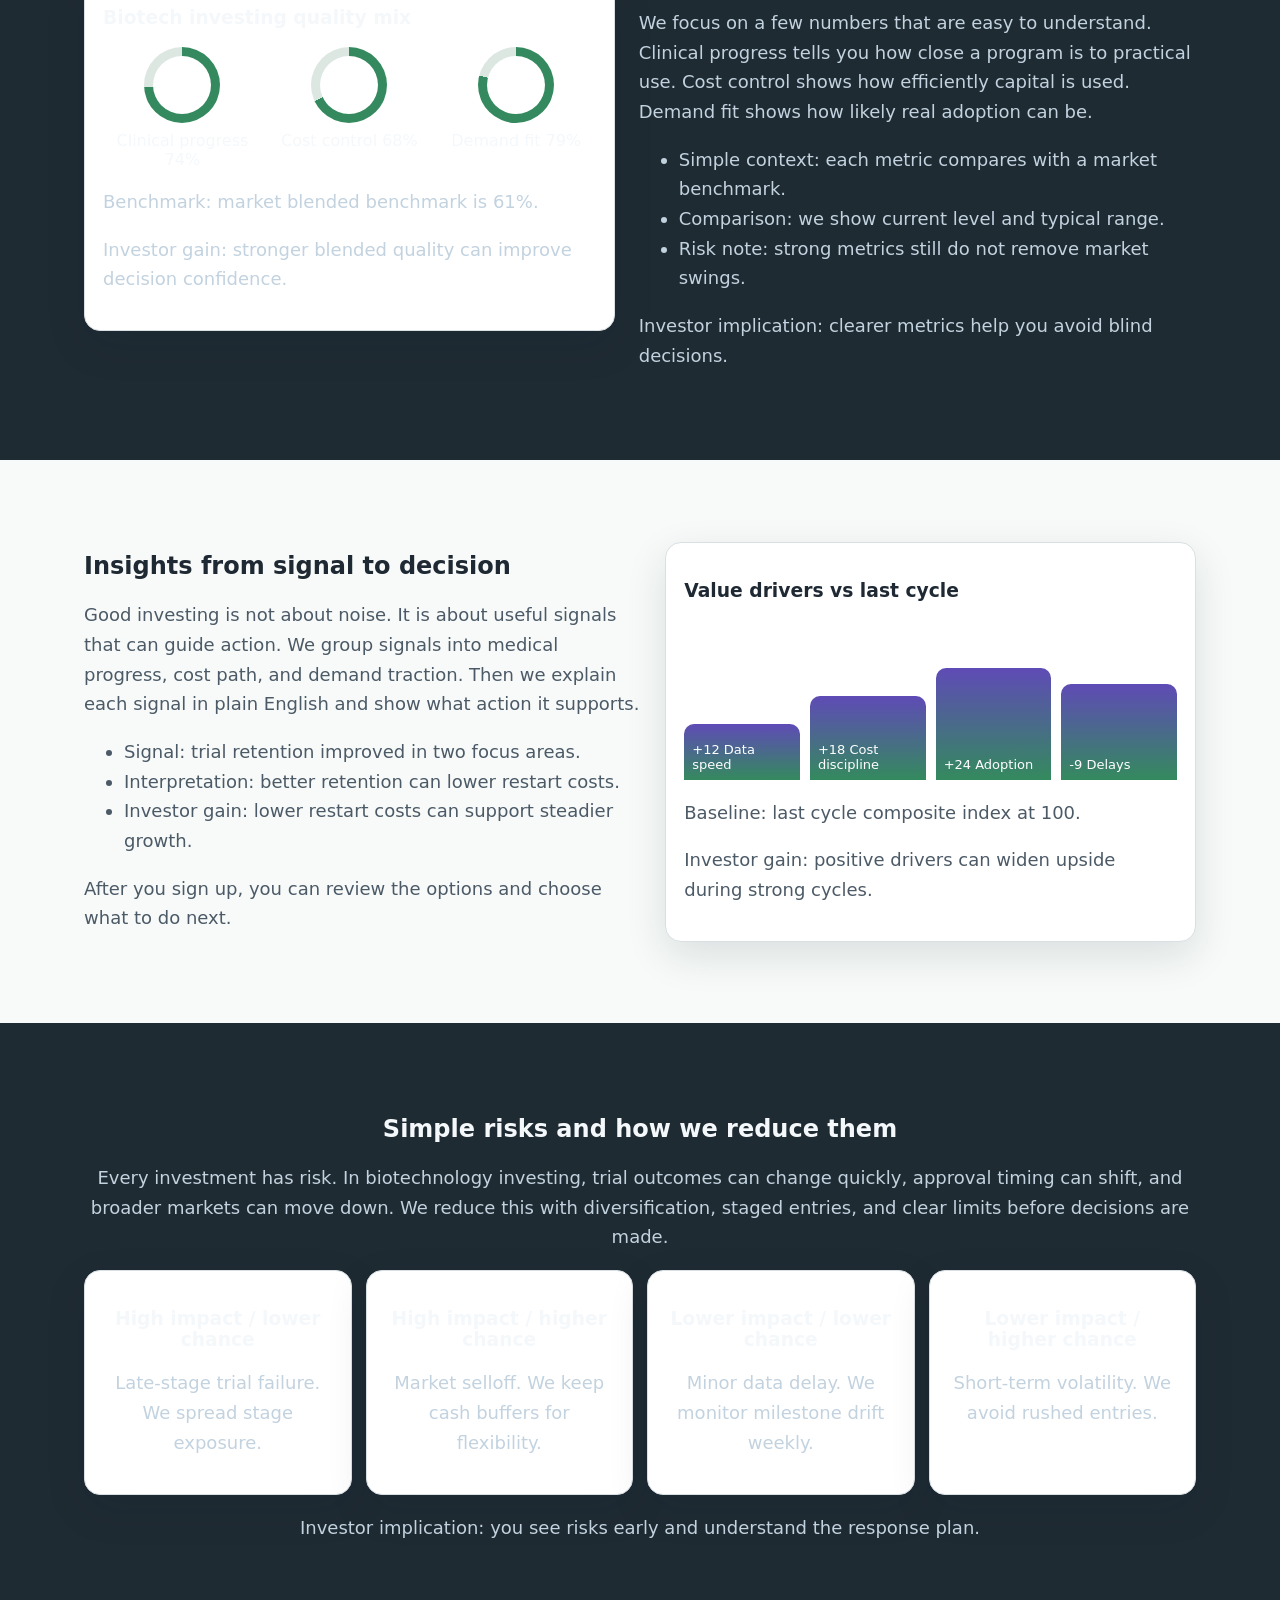
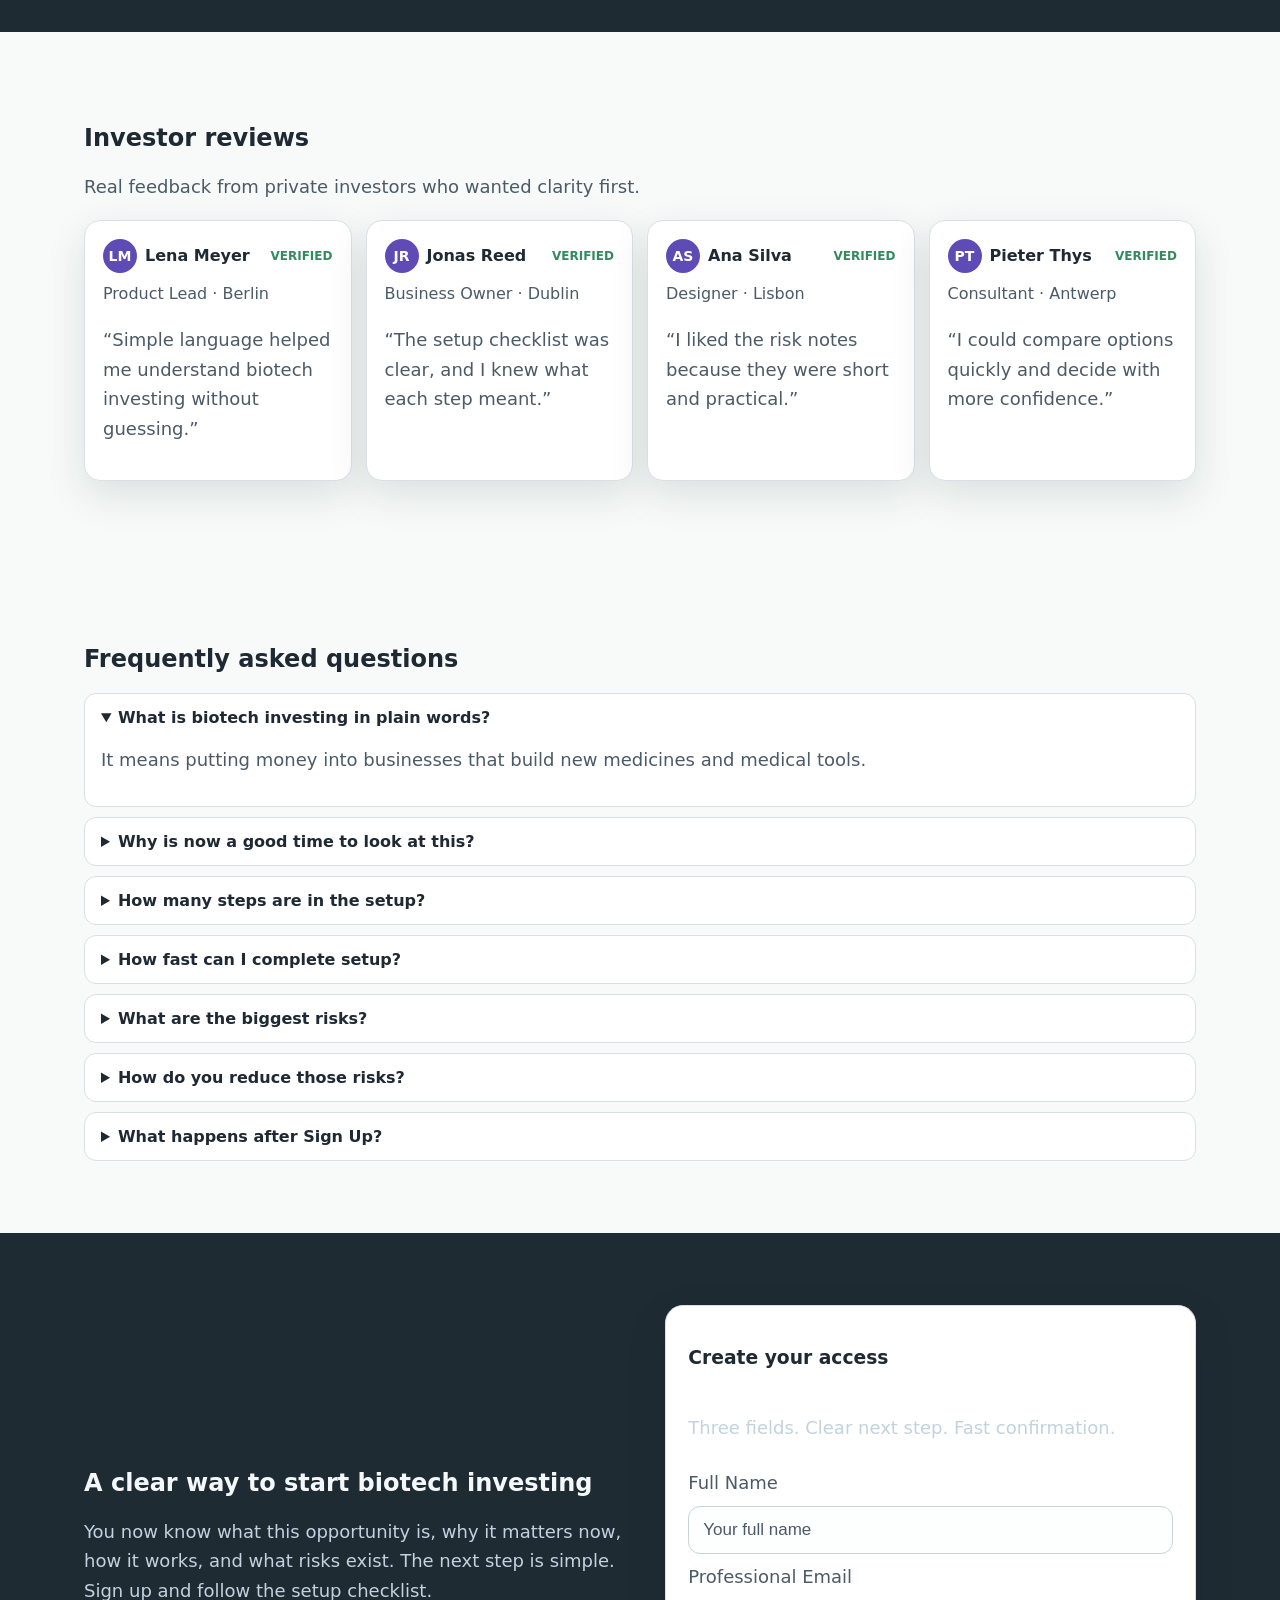
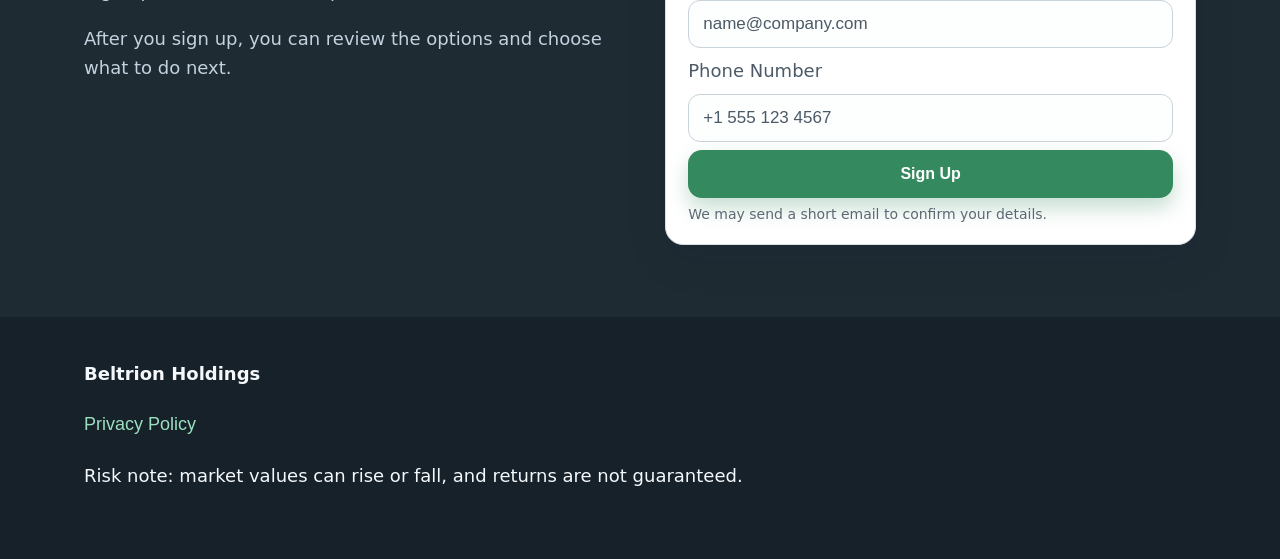
<file: de/index.html>
<!doctype html>
<html lang="en">
<head>
  <meta charset="utf-8">
  <meta name="viewport" content="width=device-width, initial-scale=1">
  <title>Beltrion Holdings | Biotech Investing for Private Investors | Deutsch</title>
  <meta name="description" content="Beltrion Holdings helps private investors access biotechnology, pharmaceuticals, and medical technologies with a clear 24–48 hour setup path.">
  <link rel="canonical" href="https://beltrionholdings.com/de/index.html">
  
<link rel="alternate" hreflang="en" href="https://beltrionholdings.com/index.html">
<link rel="alternate" hreflang="de" href="https://beltrionholdings.com/de/index.html">
<link rel="alternate" hreflang="fr" href="https://beltrionholdings.com/fr/index.html">
<link rel="alternate" hreflang="es" href="https://beltrionholdings.com/es/index.html">
<link rel="alternate" hreflang="it" href="https://beltrionholdings.com/it/index.html">
<link rel="alternate" hreflang="tr" href="https://beltrionholdings.com/tr/index.html">
<link rel="alternate" hreflang="pt" href="https://beltrionholdings.com/pt/index.html">
<link rel="alternate" hreflang="ja" href="https://beltrionholdings.com/jp/index.html">
<link rel="alternate" hreflang="sk" href="https://beltrionholdings.com/sk/index.html">
<link rel="alternate" hreflang="nl-BE" href="https://beltrionholdings.com/be/index.html">
<link rel="alternate" hreflang="x-default" href="https://beltrionholdings.com/index.html">
  <meta property="og:type" content="website">
  <meta property="og:title" content="Beltrion Holdings | Biotech Investing for Private Investors | Deutsch">
  <meta property="og:description" content="Beltrion Holdings helps private investors access biotechnology, pharmaceuticals, and medical technologies with a clear 24–48 hour setup path.">
  <meta property="og:url" content="https://beltrionholdings.com/de/index.html">
  <meta property="og:site_name" content="Beltrion Holdings">
  <meta property="twitter:card" content="summary_large_image">
  <meta property="twitter:title" content="Beltrion Holdings | Biotech Investing for Private Investors | Deutsch">
  <meta property="twitter:description" content="Beltrion Holdings helps private investors access biotechnology, pharmaceuticals, and medical technologies with a clear 24–48 hour setup path.">
  <link rel="stylesheet" href="../assets/style.css">
  <script defer src="../assets/app.js"></script>
  <script type="application/ld+json">{"@context":"https://schema.org","@graph":[{"@type":"Organization","name":"Beltrion Holdings","url":"https://beltrionholdings.com","logo":"https://beltrionholdings.com/assets/img/logo.png"},{"@type":"WebSite","name":"Beltrion Holdings","url":"https://beltrionholdings.com"},{"@type":"FAQPage","mainEntity":[
{"@type":"Question","name":"What is biotech investing at Beltrion Holdings?","acceptedAnswer":{"@type":"Answer","text":"It is a simple way to invest in biotechnology, pharmaceuticals, and medical technologies through one guided setup."}},
{"@type":"Question","name":"Why does this market matter now?","acceptedAnswer":{"@type":"Answer","text":"New treatments, older populations, and faster clinical tools are creating fresh demand right now."}},
{"@type":"Question","name":"How long does setup take?","acceptedAnswer":{"@type":"Answer","text":"Most people finish setup in 24–48 hours using a clear four-step checklist."}},
{"@type":"Question","name":"What do I see after I sign up?","acceptedAnswer":{"@type":"Answer","text":"After you sign up, you get instant access to the next steps and can review options."}},
{"@type":"Question","name":"What are the main risks?","acceptedAnswer":{"@type":"Answer","text":"Drug approvals can take time, trial results can change fast, and markets can move up or down."}},
{"@type":"Question","name":"How do you reduce risk?","acceptedAnswer":{"@type":"Answer","text":"We spread exposure across therapy areas, use clear limits, and share transparent checkpoints."}},
{"@type":"Question","name":"Do I need technical knowledge?","acceptedAnswer":{"@type":"Answer","text":"No. We explain each step in plain English and show what each choice means for your money."}}
]},{"@type":"Review","itemReviewed":{"@type":"Organization","name":"Beltrion Holdings"},"author":{"@type":"Person","name":"Lena Meyer"},"reviewRating":{"@type":"Rating","ratingValue":"5","bestRating":"5"},"reviewBody":"Clear setup steps and simple explanations helped me invest with confidence."}]}</script>
</head>
<body>
  <header class="site-header" id="top">
    <div class="container header-row">
      <a class="brand" href="../index.html">Beltrion Holdings</a>
      <nav class="desktop-nav" aria-label="Primary">
        <a href="#market">Why Market</a><a href="#model">Model</a><a href="#process">Process</a><a href="#insights">Insights</a><a href="#risk">Risk</a><a href="#faq">FAQ</a>
      </nav>
      <div class="header-actions">
        <div class="lang-wrap" data-dropdown>
          <button class="btn btn-lang" aria-expanded="false" aria-haspopup="true">Deutsch</button>
          <div class="lang-menu" role="menu">
            <a href="../index.html"><span class="flag flag-gb" aria-hidden="true"></span>English</a>
<a href="../de/index.html"><span class="flag flag-de" aria-hidden="true"></span>Deutsch</a>
<a href="../fr/index.html"><span class="flag flag-fr" aria-hidden="true"></span>Français</a>
<a href="../es/index.html"><span class="flag flag-es" aria-hidden="true"></span>Español</a>
<a href="../it/index.html"><span class="flag flag-it" aria-hidden="true"></span>Italiano</a>
<a href="../tr/index.html"><span class="flag flag-tr" aria-hidden="true"></span>Türkçe</a>
<a href="../pt/index.html"><span class="flag flag-pt" aria-hidden="true"></span>Português</a>
<a href="../jp/index.html"><span class="flag flag-jp" aria-hidden="true"></span>日本語</a>
<a href="../sk/index.html"><span class="flag flag-sk" aria-hidden="true"></span>Slovak</a>
<a href="../be/index.html"><span class="flag flag-be" aria-hidden="true"></span>Nederlands (BE)</a>
          </div>
        </div>
        <a href="#signup-final" class="btn btn-primary">Sign Up</a>
        <button class="burger" aria-label="Open menu" aria-expanded="false" aria-controls="mobile-drawer"><span></span><span></span><span></span></button>
      </div>
    </div>
  </header>

  <aside id="mobile-drawer" class="mobile-drawer" aria-hidden="true">
    <button class="drawer-close" aria-label="Close menu">✕</button>
    <nav aria-label="Mobile">
      <a href="#market">Why Market</a><a href="#model">Model</a><a href="#process">Process</a><a href="#insights">Insights</a><a href="#risk">Risk</a><a href="#faq">FAQ</a>
    </nav>
    <div class="lang-wrap" data-dropdown>
      <button class="btn btn-lang" aria-expanded="false" aria-haspopup="true">Deutsch</button>
      <div class="lang-menu" role="menu"><a href="../index.html"><span class="flag flag-gb" aria-hidden="true"></span>English</a>
<a href="../de/index.html"><span class="flag flag-de" aria-hidden="true"></span>Deutsch</a>
<a href="../fr/index.html"><span class="flag flag-fr" aria-hidden="true"></span>Français</a>
<a href="../es/index.html"><span class="flag flag-es" aria-hidden="true"></span>Español</a>
<a href="../it/index.html"><span class="flag flag-it" aria-hidden="true"></span>Italiano</a>
<a href="../tr/index.html"><span class="flag flag-tr" aria-hidden="true"></span>Türkçe</a>
<a href="../pt/index.html"><span class="flag flag-pt" aria-hidden="true"></span>Português</a>
<a href="../jp/index.html"><span class="flag flag-jp" aria-hidden="true"></span>日本語</a>
<a href="../sk/index.html"><span class="flag flag-sk" aria-hidden="true"></span>Slovak</a>
<a href="../be/index.html"><span class="flag flag-be" aria-hidden="true"></span>Nederlands (BE)</a></div>
    </div>
    <a href="#signup-final" class="btn btn-primary">Sign Up</a>
  </aside>
  <div class="backdrop"></div>

  <main>
    <section class="section dark hero" id="hero">
      <div class="container hero-grid">
        <div class="reveal">
          <h1>Biotech investing for private investors</h1>
          <p>Beltrion Holdings gives you a clear way to join biotechnology investing across pharmaceuticals and medical technologies. Why now? New care tools are moving from labs to real clinics faster than before. Here is what you get: simple steps, transparent metrics, and clear risk notes so you know what each choice means for your money. After you sign up, you get instant access to the next steps.</p>
          <div class="performance-panel" aria-label="Performance Range">
            <h2>Typical monthly outcome range</h2>
            <div class="perf-grid">
              <div><strong>8–15%</strong><span>Monthly range</span></div>
              <div><strong>80–200%</strong><span>Annual range</span></div>
            </div>
            <p>Returns depend on market conditions. Not guaranteed.</p>
          </div>
        </div>
        <form class="form-card reveal" aria-label="Hero sign up form">
          <h3 class="form-title">Start in minutes</h3>
          <p class="form-sub">Clear setup. No calls. Fast confirmation.</p>
          <label for="name-hero">Full Name</label><input id="name-hero" name="name" placeholder="Your full name" required>
          <label for="email-hero">Professional Email</label><input id="email-hero" name="email" type="email" placeholder="name@company.com" required>
          <label for="phone-hero">Phone Number</label><input id="phone-hero" name="phone" type="tel" placeholder="+1 555 123 4567" required>
          <button type="submit" class="btn btn-primary">Sign Up</button>
          <small>We may send a short email to confirm your details.</small>
        </form>
      </div>
    </section>

    <section class="section light kpi-strip">
      <div class="container kpi-grid reveal">
        <article><h2>Market momentum</h2><p><strong>31%</strong> faster trial tooling versus last cycle.</p><p>What it means: faster validation can move decisions sooner.</p></article>
        <article><h2>Pipeline breadth</h2><p><strong>4.2x</strong> broader therapeutic pipeline coverage.</p><p>What it means: more paths can reduce single-program pressure.</p></article>
        <article><h2>Capital efficiency</h2><p><strong>18%</strong> lower average development spend per milestone.</p><p>What it means: better cash discipline can extend runway.</p></article>
      </div>
    </section>

    <section class="section light" id="market">
      <div class="container split reveal">
        <div>
          <h2>Why biotech investing matters now</h2>
          <p>Biotechnology investing matters now because healthcare demand is rising while tools get better and cheaper. An aging population means more need for treatment. AI-supported discovery means teams can test ideas faster. Better diagnostics mean doctors can match treatment to each patient with less guesswork.</p>
          <ul><li>Practical benefit: more real-world demand can support long-term growth.</li><li>Outcome example: faster candidate selection can shorten early cycles.</li><li>What could go wrong: trial outcomes can still fail at any stage.</li></ul>
          <p>Investor implication: timing improves when science speed meets patient demand.</p>
        </div>
        <div class="visual-card dual-bars">
          <h3>Demand vs Market baseline</h3>
          <div class="bar-row"><span>Beltrion focus demand</span><b style="--w:82%">82</b></div>
          <div class="bar-row"><span>Market average demand</span><b style="--w:57%">57</b></div>
          <p>Investor gain: stronger demand context can support clearer entry timing.</p>
        </div>
      </div>
    </section>

    <section class="section dark" id="model">
      <div class="container centered reveal">
        <h2>Investment model in 4 clear steps</h2>
        <p>Here’s how biotech investing works at Beltrion Holdings in simple terms. We start with opportunities linked to real medical demand. Then we rank them by progress signals and cost control. Next, we build diversified exposure so one event does not decide everything. Last, we track outcomes and show plain-English updates.</p>
        <div class="step-grid">
          <article><h3>Find</h3><p>We select biotech programs with clear patient use cases.</p></article>
          <article><h3>Filter</h3><p>We keep options with clean data and realistic timelines.</p></article>
          <article><h3>Build</h3><p>We spread exposure across therapies and stages.</p></article>
          <article><h3>Review</h3><p>We show progress and next choices in simple language.</p></article>
        </div>
        <p>Here’s what you get: a practical framework that stays transparent.</p>
      </div>
    </section>

    <section class="section light" id="process">
      <div class="container reveal">
        <h2>Fast setup timeline</h2>
        <p>Most people finish setup in 24–48 hours.</p>
        <div class="timeline-grid">
          <article><h3>Hour 0</h3><p>Create your account profile.</p></article>
          <article><h3>Hour 6–12</h3><p>Review options and risk notes.</p></article>
          <article><h3>Hour 12–24</h3><p>Choose your starting mix.</p></article>
          <article><h3>Hour 24–48</h3><p>Activate and track next milestones.</p></article>
        </div>
        <p>After you sign up, you will see a clear setup checklist.</p>
      </div>
    </section>

    <section class="section dark" id="metrics">
      <div class="container split reverse reveal">
        <div class="visual-card ring-panel">
          <h3>Biotech investing quality mix</h3>
          <div class="rings"><div><i style="--p:74"></i><span>Clinical progress 74%</span></div><div><i style="--p:68"></i><span>Cost control 68%</span></div><div><i style="--p:79"></i><span>Demand fit 79%</span></div></div>
          <p>Benchmark: market blended benchmark is 61%.</p>
          <p>Investor gain: stronger blended quality can improve decision confidence.</p>
        </div>
        <div>
          <h2>Metrics that show meaning for your money</h2>
          <p>We focus on a few numbers that are easy to understand. Clinical progress tells you how close a program is to practical use. Cost control shows how efficiently capital is used. Demand fit shows how likely real adoption can be.</p>
          <ul><li>Simple context: each metric compares with a market benchmark.</li><li>Comparison: we show current level and typical range.</li><li>Risk note: strong metrics still do not remove market swings.</li></ul>
          <p>Investor implication: clearer metrics help you avoid blind decisions.</p>
        </div>
      </div>
    </section>

    <section class="section light" id="insights">
      <div class="container split reveal">
        <div>
          <h2>Insights from signal to decision</h2>
          <p>Good investing is not about noise. It is about useful signals that can guide action. We group signals into medical progress, cost path, and demand traction. Then we explain each signal in plain English and show what action it supports.</p>
          <ul><li>Signal: trial retention improved in two focus areas.</li><li>Interpretation: better retention can lower restart costs.</li><li>Investor gain: lower restart costs can support steadier growth.</li></ul>
          <p>After you sign up, you can review the options and choose what to do next.</p>
        </div>
        <div class="visual-card waterfall">
          <h3>Value drivers vs last cycle</h3>
          <div class="wf"><span style="--h:35%">+12 Data speed</span><span style="--h:52%">+18 Cost discipline</span><span style="--h:70%">+24 Adoption</span><span style="--h:60%">-9 Delays</span></div>
          <p>Baseline: last cycle composite index at 100.</p>
          <p>Investor gain: positive drivers can widen upside during strong cycles.</p>
        </div>
      </div>
    </section>

    <section class="section dark" id="risk">
      <div class="container centered reveal">
        <h2>Simple risks and how we reduce them</h2>
        <p>Every investment has risk. In biotechnology investing, trial outcomes can change quickly, approval timing can shift, and broader markets can move down. We reduce this with diversification, staged entries, and clear limits before decisions are made.</p>
        <div class="risk-matrix">
          <article><h3>High impact / lower chance</h3><p>Late-stage trial failure. We spread stage exposure.</p></article>
          <article><h3>High impact / higher chance</h3><p>Market selloff. We keep cash buffers for flexibility.</p></article>
          <article><h3>Lower impact / lower chance</h3><p>Minor data delay. We monitor milestone drift weekly.</p></article>
          <article><h3>Lower impact / higher chance</h3><p>Short-term volatility. We avoid rushed entries.</p></article>
        </div>
        <p>Investor implication: you see risks early and understand the response plan.</p>
      </div>
    </section>

    <section class="section light" id="reviews">
      <div class="container reveal">
        <h2>Investor reviews</h2>
        <p>Real feedback from private investors who wanted clarity first.</p>
        <div class="review-grid">
          <article><div class="review-head"><span class="avatar">LM</span><strong>Lena Meyer</strong><em>VERIFIED</em></div><p class="role">Product Lead · Berlin</p><p>“Simple language helped me understand biotech investing without guessing.”</p></article>
          <article><div class="review-head"><span class="avatar">JR</span><strong>Jonas Reed</strong><em>VERIFIED</em></div><p class="role">Business Owner · Dublin</p><p>“The setup checklist was clear, and I knew what each step meant.”</p></article>
          <article><div class="review-head"><span class="avatar">AS</span><strong>Ana Silva</strong><em>VERIFIED</em></div><p class="role">Designer · Lisbon</p><p>“I liked the risk notes because they were short and practical.”</p></article>
          <article><div class="review-head"><span class="avatar">PT</span><strong>Pieter Thys</strong><em>VERIFIED</em></div><p class="role">Consultant · Antwerp</p><p>“I could compare options quickly and decide with more confidence.”</p></article>
        </div>
      </div>
    </section>

    <section class="section light" id="faq">
      <div class="container reveal">
        <h2>Frequently asked questions</h2>
        <div class="faq-list">
          <details open><summary>What is biotech investing in plain words?</summary><p>It means putting money into businesses that build new medicines and medical tools.</p></details>
          <details><summary>Why is now a good time to look at this?</summary><p>Healthcare demand is growing, and development tools are getting faster and smarter.</p></details>
          <details><summary>How many steps are in the setup?</summary><p>Four simple steps from account setup to activation.</p></details>
          <details><summary>How fast can I complete setup?</summary><p>Most people finish setup in 24–48 hours.</p></details>
          <details><summary>What are the biggest risks?</summary><p>Clinical setbacks, slower approvals, and market swings can affect outcomes.</p></details>
          <details><summary>How do you reduce those risks?</summary><p>We diversify exposure and keep clear limits before each decision.</p></details>
          <details><summary>What happens after Sign Up?</summary><p>After you sign up, you get instant access to the next steps.</p></details>
        </div>
      </div>
    </section>

    <section class="section dark" id="signup-final">
      <div class="container split reveal">
        <div>
          <h2>A clear way to start biotech investing</h2>
          <p>You now know what this opportunity is, why it matters now, how it works, and what risks exist. The next step is simple. Sign up and follow the setup checklist.</p>
          <p>After you sign up, you can review the options and choose what to do next.</p>
        </div>
        <form class="form-card" aria-label="Final sign up form">
          <h3 class="form-title">Create your access</h3>
          <p class="form-sub">Three fields. Clear next step. Fast confirmation.</p>
          <label for="name-final">Full Name</label><input id="name-final" name="name" placeholder="Your full name" required>
          <label for="email-final">Professional Email</label><input id="email-final" name="email" type="email" placeholder="name@company.com" required>
          <label for="phone-final">Phone Number</label><input id="phone-final" name="phone" type="tel" placeholder="+1 555 123 4567" required>
          <button type="submit" class="btn btn-primary">Sign Up</button>
          <small>We may send a short email to confirm your details.</small>
        </form>
      </div>
    </section>
  </main>

  <footer class="site-footer">
    <div class="container footer-row">
      <p><strong>Beltrion Holdings</strong></p>
      <button class="privacy-link" data-open-modal>Privacy Policy</button>
      <p>Risk note: market values can rise or fall, and returns are not guaranteed.</p>
    </div>
  </footer>

  <div class="modal" id="privacy-modal" role="dialog" aria-modal="true" aria-labelledby="privacy-title" aria-hidden="true">
    <div class="modal-panel">
      <button class="modal-x" data-close-modal aria-label="Close privacy policy">✕</button>
      <h2 id="privacy-title">Privacy Policy</h2>
      <p><strong>Introduction:</strong> We explain how we collect and use your information in clear terms.</p>
      <p><strong>Data collection:</strong> We collect name, email, phone, and site activity needed for setup.</p>
      <p><strong>Legal basis:</strong> We process data to provide requested access and meet legal duties.</p>
      <p><strong>Cookies:</strong> Cookies help basic site function and simple analytics.</p>
      <p><strong>Retention:</strong> We keep data only as long as needed for service and records.</p>
      <p><strong>Third-party sharing:</strong> We share limited data with secure service providers when required.</p>
      <p><strong>Security:</strong> We use encryption and access controls to protect your information.</p>
      <p><strong>User rights:</strong> You can request access, correction, or deletion where law allows.</p>
      <p><strong>International transfers:</strong> Data may be processed in other regions with safeguards.</p>
      <p><strong>Industry risk disclosure:</strong> Biotechnology, pharmaceuticals, and medical technologies can be volatile.</p>
      <p><strong>Contact:</strong> Email support@beltrionholdings.com for privacy requests.</p>
      <div class="modal-footer"><button class="btn" data-close-modal>Close</button></div>
    </div>
  </div>
</body>
</html>
</file>
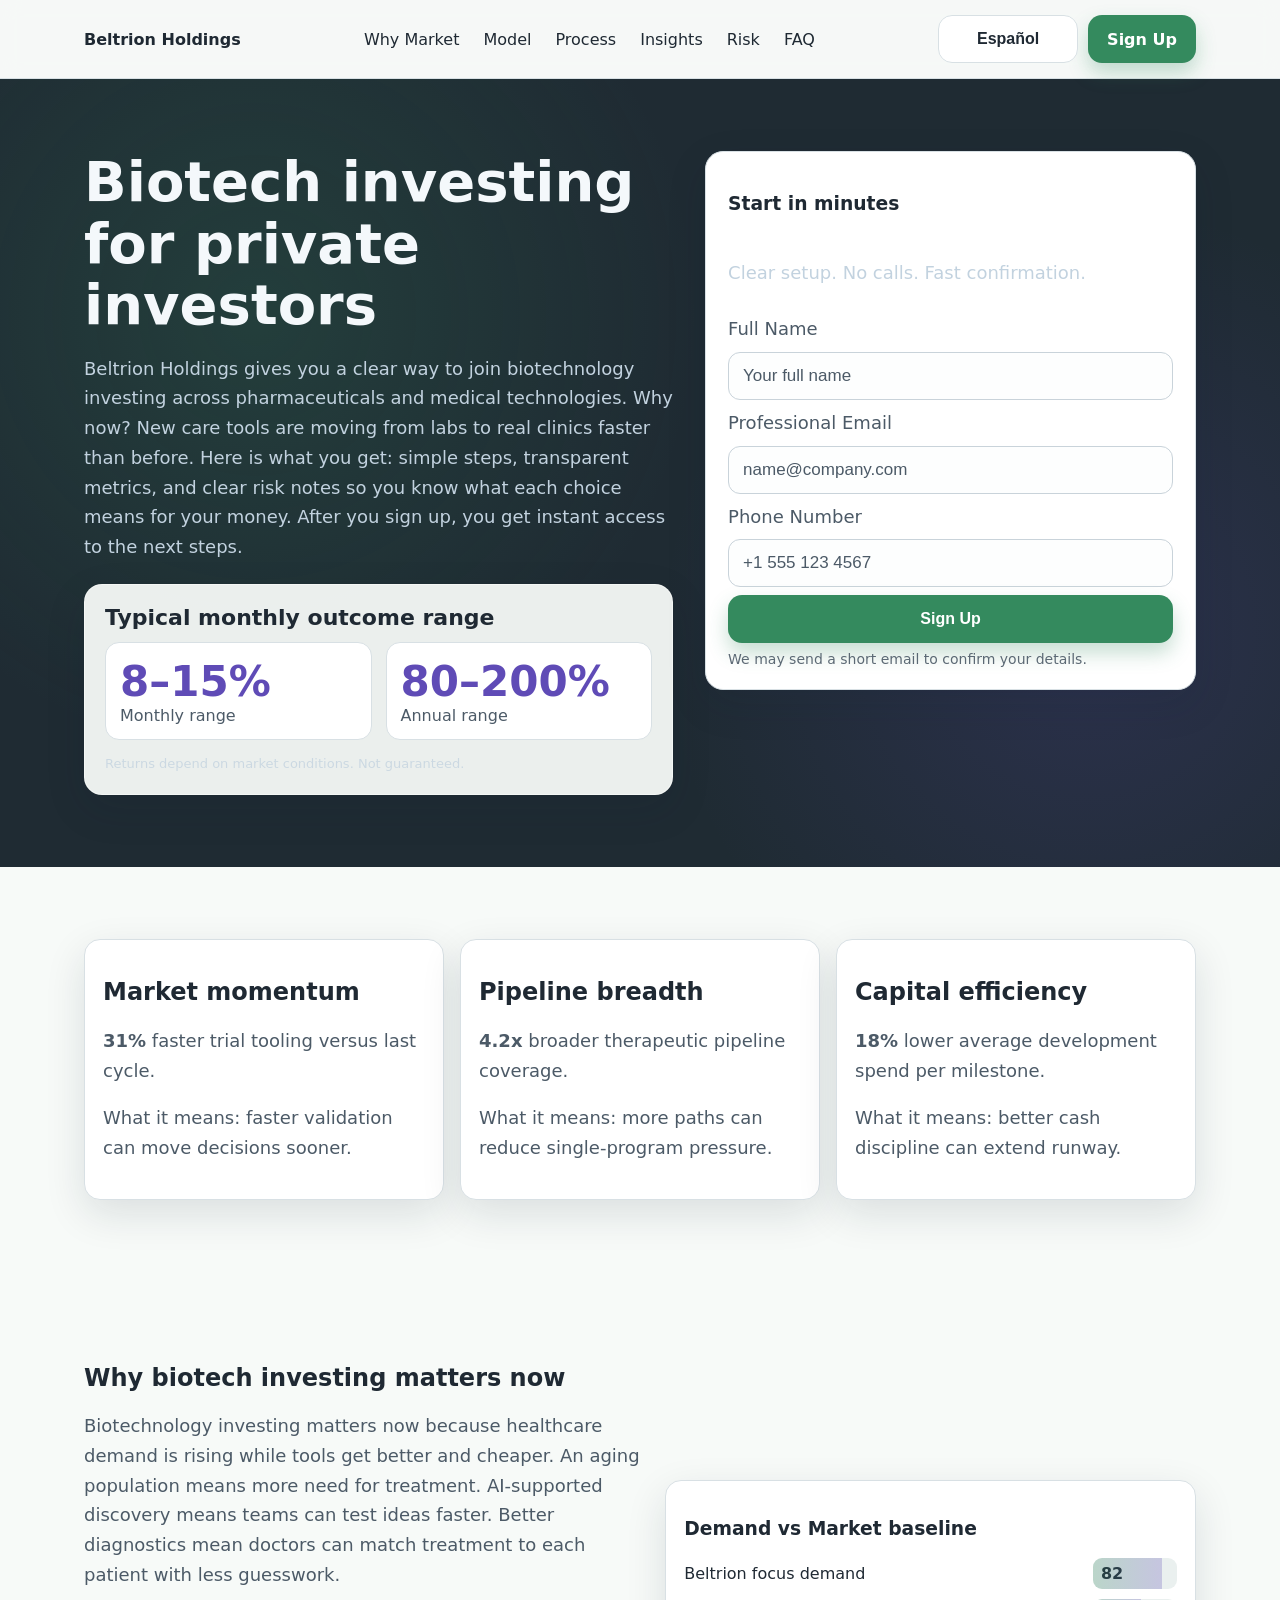
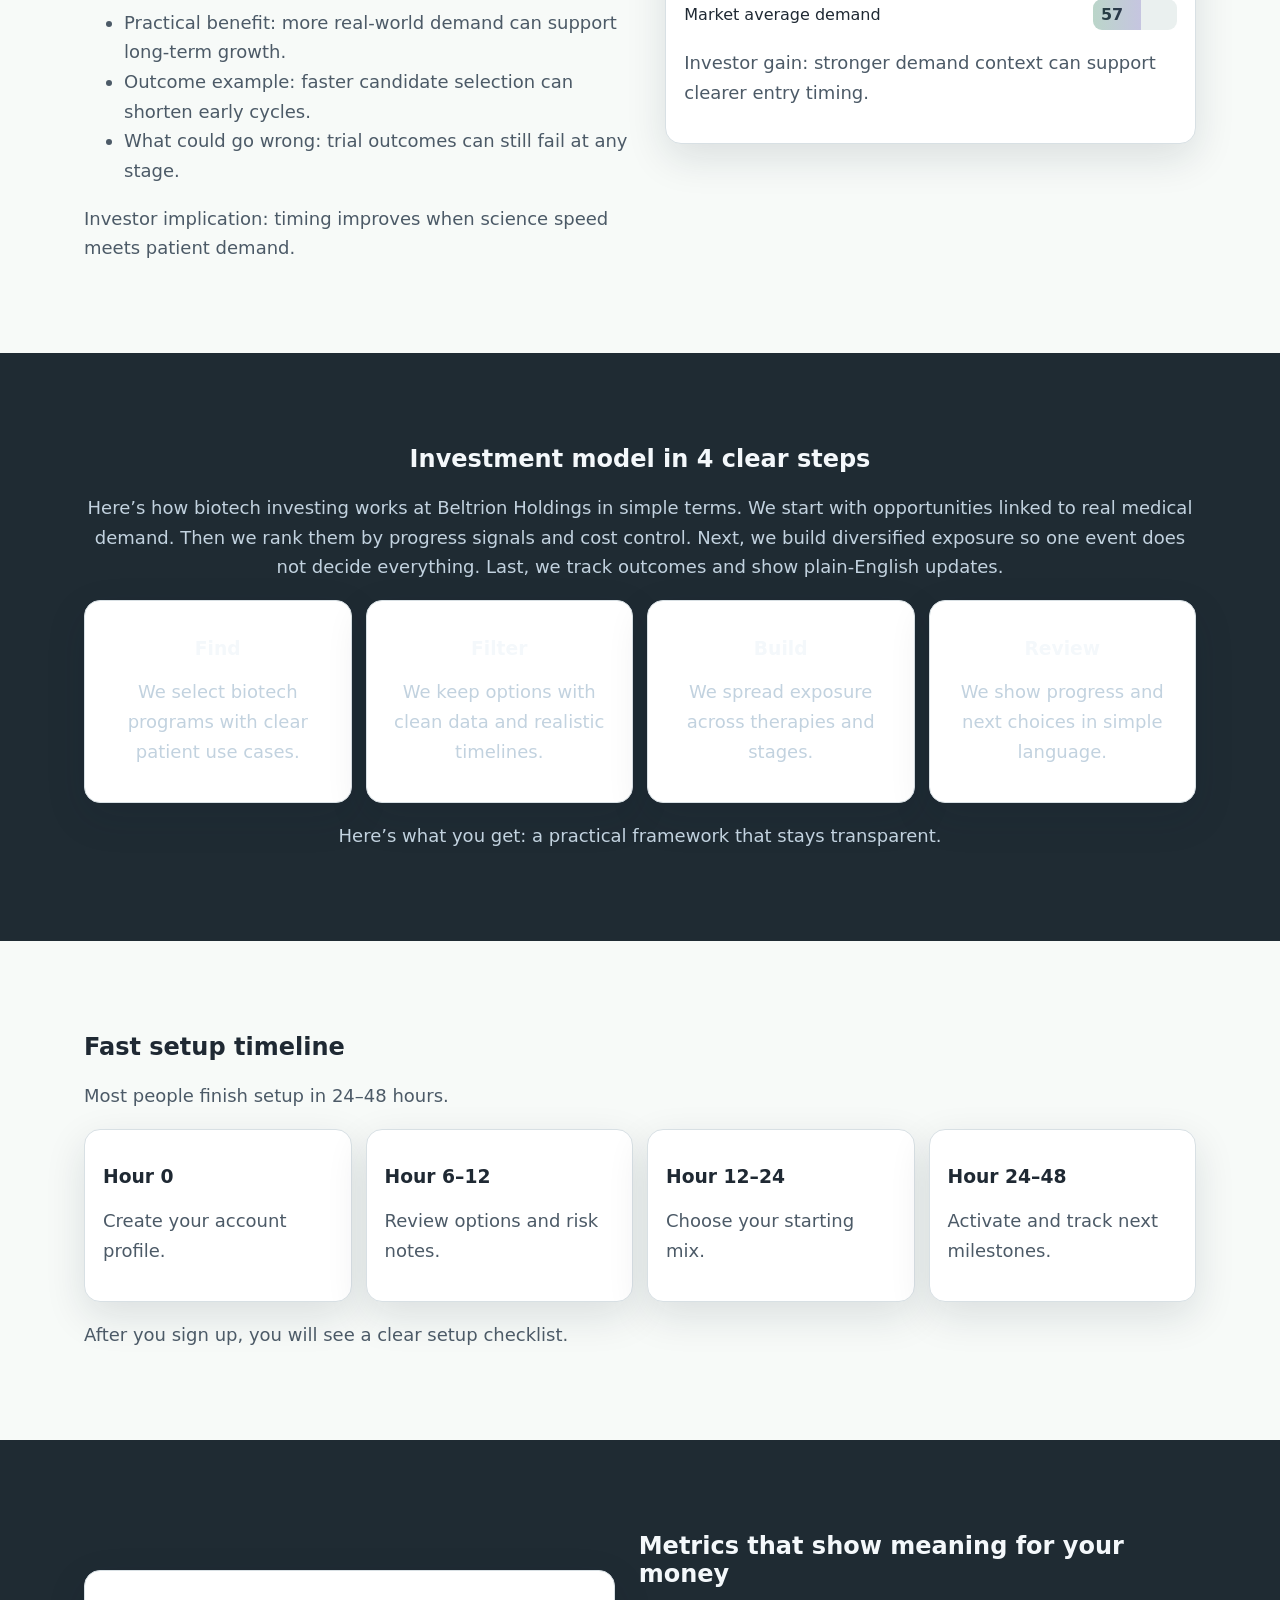
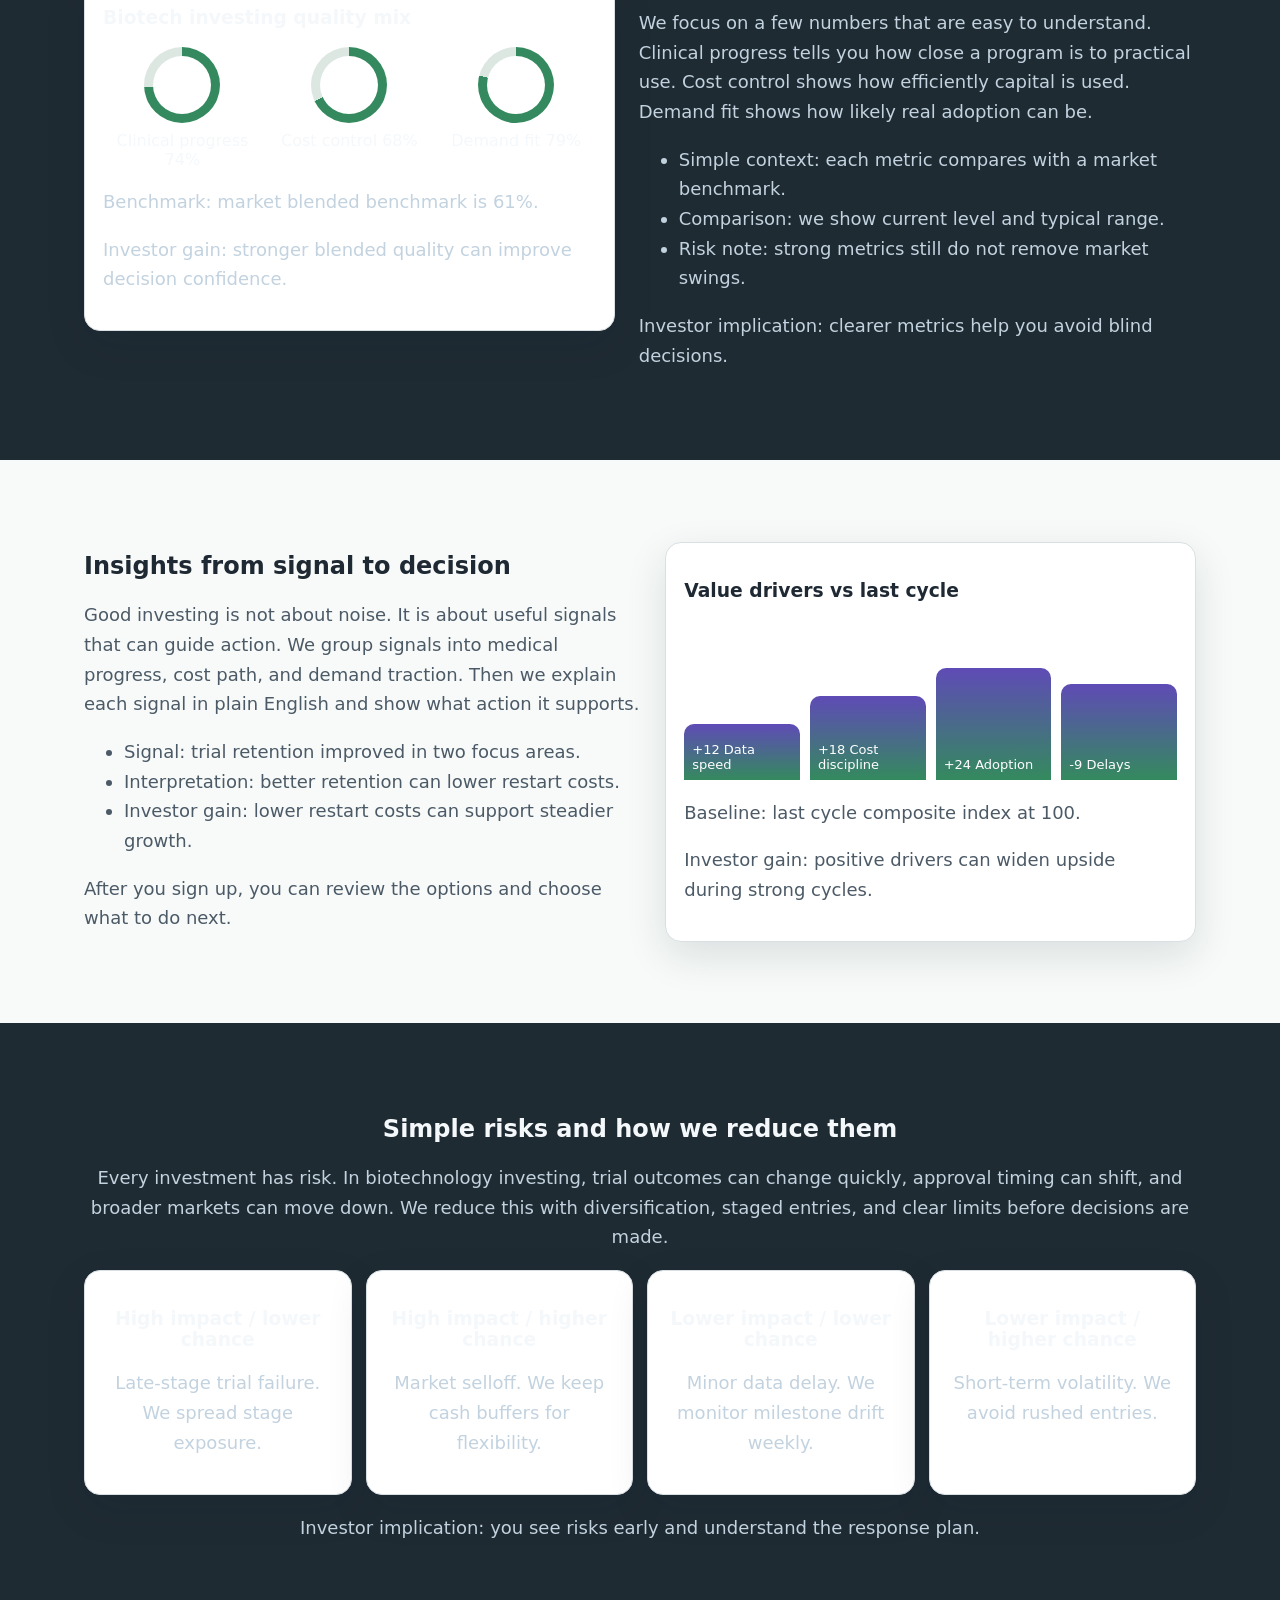
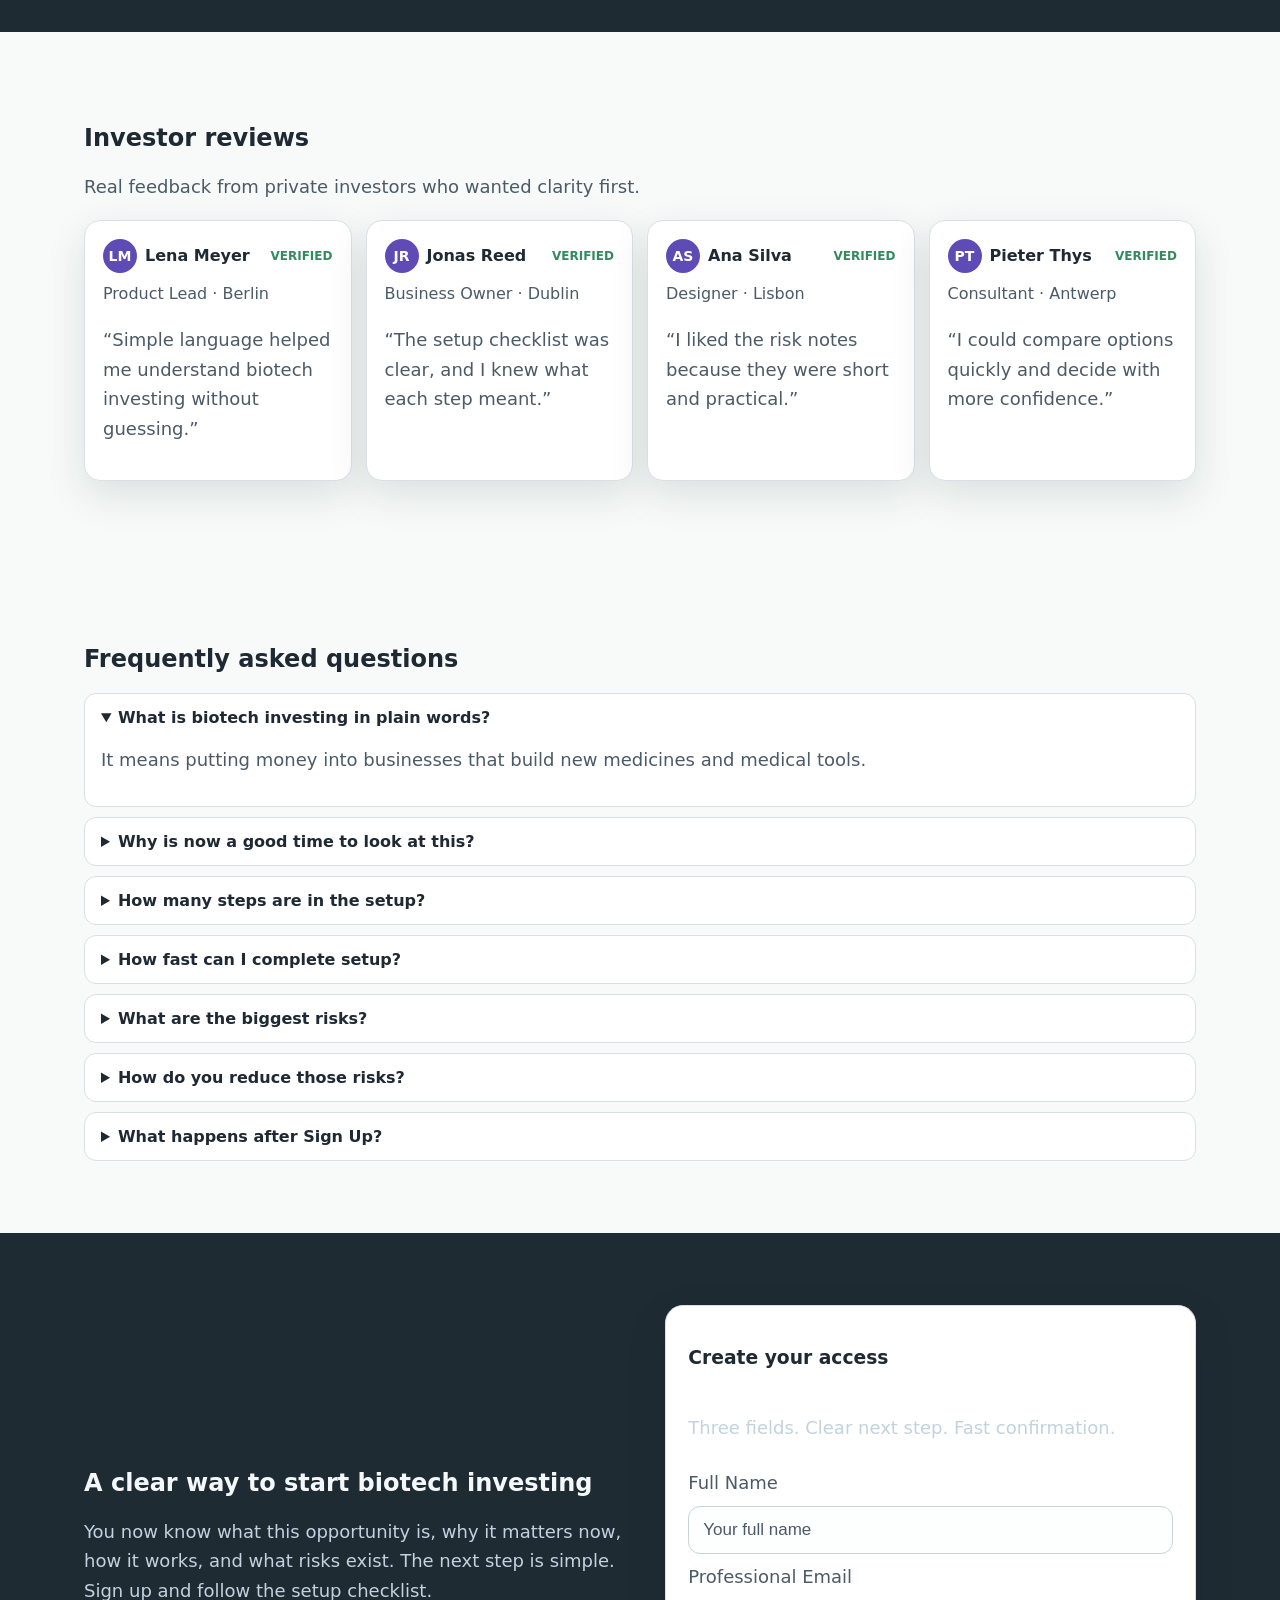
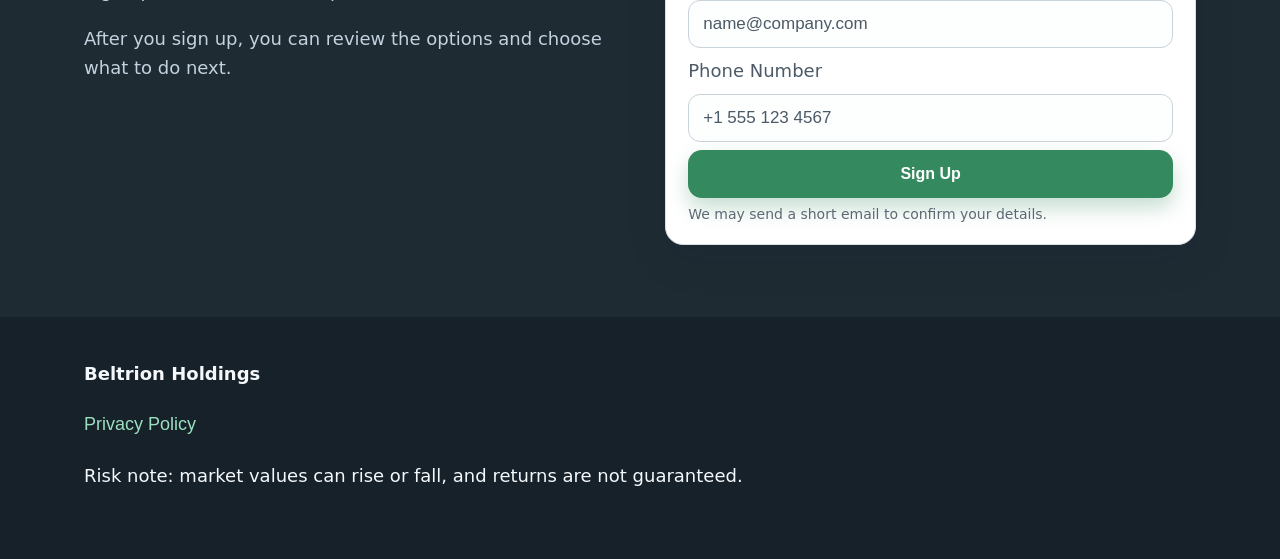
<file: es/index.html>
<!doctype html>
<html lang="en">
<head>
  <meta charset="utf-8">
  <meta name="viewport" content="width=device-width, initial-scale=1">
  <title>Beltrion Holdings | Biotech Investing for Private Investors | Español</title>
  <meta name="description" content="Beltrion Holdings helps private investors access biotechnology, pharmaceuticals, and medical technologies with a clear 24–48 hour setup path.">
  <link rel="canonical" href="https://beltrionholdings.com/es/index.html">
  
<link rel="alternate" hreflang="en" href="https://beltrionholdings.com/index.html">
<link rel="alternate" hreflang="de" href="https://beltrionholdings.com/de/index.html">
<link rel="alternate" hreflang="fr" href="https://beltrionholdings.com/fr/index.html">
<link rel="alternate" hreflang="es" href="https://beltrionholdings.com/es/index.html">
<link rel="alternate" hreflang="it" href="https://beltrionholdings.com/it/index.html">
<link rel="alternate" hreflang="tr" href="https://beltrionholdings.com/tr/index.html">
<link rel="alternate" hreflang="pt" href="https://beltrionholdings.com/pt/index.html">
<link rel="alternate" hreflang="ja" href="https://beltrionholdings.com/jp/index.html">
<link rel="alternate" hreflang="sk" href="https://beltrionholdings.com/sk/index.html">
<link rel="alternate" hreflang="nl-BE" href="https://beltrionholdings.com/be/index.html">
<link rel="alternate" hreflang="x-default" href="https://beltrionholdings.com/index.html">
  <meta property="og:type" content="website">
  <meta property="og:title" content="Beltrion Holdings | Biotech Investing for Private Investors | Español">
  <meta property="og:description" content="Beltrion Holdings helps private investors access biotechnology, pharmaceuticals, and medical technologies with a clear 24–48 hour setup path.">
  <meta property="og:url" content="https://beltrionholdings.com/es/index.html">
  <meta property="og:site_name" content="Beltrion Holdings">
  <meta property="twitter:card" content="summary_large_image">
  <meta property="twitter:title" content="Beltrion Holdings | Biotech Investing for Private Investors | Español">
  <meta property="twitter:description" content="Beltrion Holdings helps private investors access biotechnology, pharmaceuticals, and medical technologies with a clear 24–48 hour setup path.">
  <link rel="stylesheet" href="../assets/style.css">
  <script defer src="../assets/app.js"></script>
  <script type="application/ld+json">{"@context":"https://schema.org","@graph":[{"@type":"Organization","name":"Beltrion Holdings","url":"https://beltrionholdings.com","logo":"https://beltrionholdings.com/assets/img/logo.png"},{"@type":"WebSite","name":"Beltrion Holdings","url":"https://beltrionholdings.com"},{"@type":"FAQPage","mainEntity":[
{"@type":"Question","name":"What is biotech investing at Beltrion Holdings?","acceptedAnswer":{"@type":"Answer","text":"It is a simple way to invest in biotechnology, pharmaceuticals, and medical technologies through one guided setup."}},
{"@type":"Question","name":"Why does this market matter now?","acceptedAnswer":{"@type":"Answer","text":"New treatments, older populations, and faster clinical tools are creating fresh demand right now."}},
{"@type":"Question","name":"How long does setup take?","acceptedAnswer":{"@type":"Answer","text":"Most people finish setup in 24–48 hours using a clear four-step checklist."}},
{"@type":"Question","name":"What do I see after I sign up?","acceptedAnswer":{"@type":"Answer","text":"After you sign up, you get instant access to the next steps and can review options."}},
{"@type":"Question","name":"What are the main risks?","acceptedAnswer":{"@type":"Answer","text":"Drug approvals can take time, trial results can change fast, and markets can move up or down."}},
{"@type":"Question","name":"How do you reduce risk?","acceptedAnswer":{"@type":"Answer","text":"We spread exposure across therapy areas, use clear limits, and share transparent checkpoints."}},
{"@type":"Question","name":"Do I need technical knowledge?","acceptedAnswer":{"@type":"Answer","text":"No. We explain each step in plain English and show what each choice means for your money."}}
]},{"@type":"Review","itemReviewed":{"@type":"Organization","name":"Beltrion Holdings"},"author":{"@type":"Person","name":"Lena Meyer"},"reviewRating":{"@type":"Rating","ratingValue":"5","bestRating":"5"},"reviewBody":"Clear setup steps and simple explanations helped me invest with confidence."}]}</script>
</head>
<body>
  <header class="site-header" id="top">
    <div class="container header-row">
      <a class="brand" href="../index.html">Beltrion Holdings</a>
      <nav class="desktop-nav" aria-label="Primary">
        <a href="#market">Why Market</a><a href="#model">Model</a><a href="#process">Process</a><a href="#insights">Insights</a><a href="#risk">Risk</a><a href="#faq">FAQ</a>
      </nav>
      <div class="header-actions">
        <div class="lang-wrap" data-dropdown>
          <button class="btn btn-lang" aria-expanded="false" aria-haspopup="true">Español</button>
          <div class="lang-menu" role="menu">
            <a href="../index.html"><span class="flag flag-gb" aria-hidden="true"></span>English</a>
<a href="../de/index.html"><span class="flag flag-de" aria-hidden="true"></span>Deutsch</a>
<a href="../fr/index.html"><span class="flag flag-fr" aria-hidden="true"></span>Français</a>
<a href="../es/index.html"><span class="flag flag-es" aria-hidden="true"></span>Español</a>
<a href="../it/index.html"><span class="flag flag-it" aria-hidden="true"></span>Italiano</a>
<a href="../tr/index.html"><span class="flag flag-tr" aria-hidden="true"></span>Türkçe</a>
<a href="../pt/index.html"><span class="flag flag-pt" aria-hidden="true"></span>Português</a>
<a href="../jp/index.html"><span class="flag flag-jp" aria-hidden="true"></span>日本語</a>
<a href="../sk/index.html"><span class="flag flag-sk" aria-hidden="true"></span>Slovak</a>
<a href="../be/index.html"><span class="flag flag-be" aria-hidden="true"></span>Nederlands (BE)</a>
          </div>
        </div>
        <a href="#signup-final" class="btn btn-primary">Sign Up</a>
        <button class="burger" aria-label="Open menu" aria-expanded="false" aria-controls="mobile-drawer"><span></span><span></span><span></span></button>
      </div>
    </div>
  </header>

  <aside id="mobile-drawer" class="mobile-drawer" aria-hidden="true">
    <button class="drawer-close" aria-label="Close menu">✕</button>
    <nav aria-label="Mobile">
      <a href="#market">Why Market</a><a href="#model">Model</a><a href="#process">Process</a><a href="#insights">Insights</a><a href="#risk">Risk</a><a href="#faq">FAQ</a>
    </nav>
    <div class="lang-wrap" data-dropdown>
      <button class="btn btn-lang" aria-expanded="false" aria-haspopup="true">Español</button>
      <div class="lang-menu" role="menu"><a href="../index.html"><span class="flag flag-gb" aria-hidden="true"></span>English</a>
<a href="../de/index.html"><span class="flag flag-de" aria-hidden="true"></span>Deutsch</a>
<a href="../fr/index.html"><span class="flag flag-fr" aria-hidden="true"></span>Français</a>
<a href="../es/index.html"><span class="flag flag-es" aria-hidden="true"></span>Español</a>
<a href="../it/index.html"><span class="flag flag-it" aria-hidden="true"></span>Italiano</a>
<a href="../tr/index.html"><span class="flag flag-tr" aria-hidden="true"></span>Türkçe</a>
<a href="../pt/index.html"><span class="flag flag-pt" aria-hidden="true"></span>Português</a>
<a href="../jp/index.html"><span class="flag flag-jp" aria-hidden="true"></span>日本語</a>
<a href="../sk/index.html"><span class="flag flag-sk" aria-hidden="true"></span>Slovak</a>
<a href="../be/index.html"><span class="flag flag-be" aria-hidden="true"></span>Nederlands (BE)</a></div>
    </div>
    <a href="#signup-final" class="btn btn-primary">Sign Up</a>
  </aside>
  <div class="backdrop"></div>

  <main>
    <section class="section dark hero" id="hero">
      <div class="container hero-grid">
        <div class="reveal">
          <h1>Biotech investing for private investors</h1>
          <p>Beltrion Holdings gives you a clear way to join biotechnology investing across pharmaceuticals and medical technologies. Why now? New care tools are moving from labs to real clinics faster than before. Here is what you get: simple steps, transparent metrics, and clear risk notes so you know what each choice means for your money. After you sign up, you get instant access to the next steps.</p>
          <div class="performance-panel" aria-label="Performance Range">
            <h2>Typical monthly outcome range</h2>
            <div class="perf-grid">
              <div><strong>8–15%</strong><span>Monthly range</span></div>
              <div><strong>80–200%</strong><span>Annual range</span></div>
            </div>
            <p>Returns depend on market conditions. Not guaranteed.</p>
          </div>
        </div>
        <form class="form-card reveal" aria-label="Hero sign up form">
          <h3 class="form-title">Start in minutes</h3>
          <p class="form-sub">Clear setup. No calls. Fast confirmation.</p>
          <label for="name-hero">Full Name</label><input id="name-hero" name="name" placeholder="Your full name" required>
          <label for="email-hero">Professional Email</label><input id="email-hero" name="email" type="email" placeholder="name@company.com" required>
          <label for="phone-hero">Phone Number</label><input id="phone-hero" name="phone" type="tel" placeholder="+1 555 123 4567" required>
          <button type="submit" class="btn btn-primary">Sign Up</button>
          <small>We may send a short email to confirm your details.</small>
        </form>
      </div>
    </section>

    <section class="section light kpi-strip">
      <div class="container kpi-grid reveal">
        <article><h2>Market momentum</h2><p><strong>31%</strong> faster trial tooling versus last cycle.</p><p>What it means: faster validation can move decisions sooner.</p></article>
        <article><h2>Pipeline breadth</h2><p><strong>4.2x</strong> broader therapeutic pipeline coverage.</p><p>What it means: more paths can reduce single-program pressure.</p></article>
        <article><h2>Capital efficiency</h2><p><strong>18%</strong> lower average development spend per milestone.</p><p>What it means: better cash discipline can extend runway.</p></article>
      </div>
    </section>

    <section class="section light" id="market">
      <div class="container split reveal">
        <div>
          <h2>Why biotech investing matters now</h2>
          <p>Biotechnology investing matters now because healthcare demand is rising while tools get better and cheaper. An aging population means more need for treatment. AI-supported discovery means teams can test ideas faster. Better diagnostics mean doctors can match treatment to each patient with less guesswork.</p>
          <ul><li>Practical benefit: more real-world demand can support long-term growth.</li><li>Outcome example: faster candidate selection can shorten early cycles.</li><li>What could go wrong: trial outcomes can still fail at any stage.</li></ul>
          <p>Investor implication: timing improves when science speed meets patient demand.</p>
        </div>
        <div class="visual-card dual-bars">
          <h3>Demand vs Market baseline</h3>
          <div class="bar-row"><span>Beltrion focus demand</span><b style="--w:82%">82</b></div>
          <div class="bar-row"><span>Market average demand</span><b style="--w:57%">57</b></div>
          <p>Investor gain: stronger demand context can support clearer entry timing.</p>
        </div>
      </div>
    </section>

    <section class="section dark" id="model">
      <div class="container centered reveal">
        <h2>Investment model in 4 clear steps</h2>
        <p>Here’s how biotech investing works at Beltrion Holdings in simple terms. We start with opportunities linked to real medical demand. Then we rank them by progress signals and cost control. Next, we build diversified exposure so one event does not decide everything. Last, we track outcomes and show plain-English updates.</p>
        <div class="step-grid">
          <article><h3>Find</h3><p>We select biotech programs with clear patient use cases.</p></article>
          <article><h3>Filter</h3><p>We keep options with clean data and realistic timelines.</p></article>
          <article><h3>Build</h3><p>We spread exposure across therapies and stages.</p></article>
          <article><h3>Review</h3><p>We show progress and next choices in simple language.</p></article>
        </div>
        <p>Here’s what you get: a practical framework that stays transparent.</p>
      </div>
    </section>

    <section class="section light" id="process">
      <div class="container reveal">
        <h2>Fast setup timeline</h2>
        <p>Most people finish setup in 24–48 hours.</p>
        <div class="timeline-grid">
          <article><h3>Hour 0</h3><p>Create your account profile.</p></article>
          <article><h3>Hour 6–12</h3><p>Review options and risk notes.</p></article>
          <article><h3>Hour 12–24</h3><p>Choose your starting mix.</p></article>
          <article><h3>Hour 24–48</h3><p>Activate and track next milestones.</p></article>
        </div>
        <p>After you sign up, you will see a clear setup checklist.</p>
      </div>
    </section>

    <section class="section dark" id="metrics">
      <div class="container split reverse reveal">
        <div class="visual-card ring-panel">
          <h3>Biotech investing quality mix</h3>
          <div class="rings"><div><i style="--p:74"></i><span>Clinical progress 74%</span></div><div><i style="--p:68"></i><span>Cost control 68%</span></div><div><i style="--p:79"></i><span>Demand fit 79%</span></div></div>
          <p>Benchmark: market blended benchmark is 61%.</p>
          <p>Investor gain: stronger blended quality can improve decision confidence.</p>
        </div>
        <div>
          <h2>Metrics that show meaning for your money</h2>
          <p>We focus on a few numbers that are easy to understand. Clinical progress tells you how close a program is to practical use. Cost control shows how efficiently capital is used. Demand fit shows how likely real adoption can be.</p>
          <ul><li>Simple context: each metric compares with a market benchmark.</li><li>Comparison: we show current level and typical range.</li><li>Risk note: strong metrics still do not remove market swings.</li></ul>
          <p>Investor implication: clearer metrics help you avoid blind decisions.</p>
        </div>
      </div>
    </section>

    <section class="section light" id="insights">
      <div class="container split reveal">
        <div>
          <h2>Insights from signal to decision</h2>
          <p>Good investing is not about noise. It is about useful signals that can guide action. We group signals into medical progress, cost path, and demand traction. Then we explain each signal in plain English and show what action it supports.</p>
          <ul><li>Signal: trial retention improved in two focus areas.</li><li>Interpretation: better retention can lower restart costs.</li><li>Investor gain: lower restart costs can support steadier growth.</li></ul>
          <p>After you sign up, you can review the options and choose what to do next.</p>
        </div>
        <div class="visual-card waterfall">
          <h3>Value drivers vs last cycle</h3>
          <div class="wf"><span style="--h:35%">+12 Data speed</span><span style="--h:52%">+18 Cost discipline</span><span style="--h:70%">+24 Adoption</span><span style="--h:60%">-9 Delays</span></div>
          <p>Baseline: last cycle composite index at 100.</p>
          <p>Investor gain: positive drivers can widen upside during strong cycles.</p>
        </div>
      </div>
    </section>

    <section class="section dark" id="risk">
      <div class="container centered reveal">
        <h2>Simple risks and how we reduce them</h2>
        <p>Every investment has risk. In biotechnology investing, trial outcomes can change quickly, approval timing can shift, and broader markets can move down. We reduce this with diversification, staged entries, and clear limits before decisions are made.</p>
        <div class="risk-matrix">
          <article><h3>High impact / lower chance</h3><p>Late-stage trial failure. We spread stage exposure.</p></article>
          <article><h3>High impact / higher chance</h3><p>Market selloff. We keep cash buffers for flexibility.</p></article>
          <article><h3>Lower impact / lower chance</h3><p>Minor data delay. We monitor milestone drift weekly.</p></article>
          <article><h3>Lower impact / higher chance</h3><p>Short-term volatility. We avoid rushed entries.</p></article>
        </div>
        <p>Investor implication: you see risks early and understand the response plan.</p>
      </div>
    </section>

    <section class="section light" id="reviews">
      <div class="container reveal">
        <h2>Investor reviews</h2>
        <p>Real feedback from private investors who wanted clarity first.</p>
        <div class="review-grid">
          <article><div class="review-head"><span class="avatar">LM</span><strong>Lena Meyer</strong><em>VERIFIED</em></div><p class="role">Product Lead · Berlin</p><p>“Simple language helped me understand biotech investing without guessing.”</p></article>
          <article><div class="review-head"><span class="avatar">JR</span><strong>Jonas Reed</strong><em>VERIFIED</em></div><p class="role">Business Owner · Dublin</p><p>“The setup checklist was clear, and I knew what each step meant.”</p></article>
          <article><div class="review-head"><span class="avatar">AS</span><strong>Ana Silva</strong><em>VERIFIED</em></div><p class="role">Designer · Lisbon</p><p>“I liked the risk notes because they were short and practical.”</p></article>
          <article><div class="review-head"><span class="avatar">PT</span><strong>Pieter Thys</strong><em>VERIFIED</em></div><p class="role">Consultant · Antwerp</p><p>“I could compare options quickly and decide with more confidence.”</p></article>
        </div>
      </div>
    </section>

    <section class="section light" id="faq">
      <div class="container reveal">
        <h2>Frequently asked questions</h2>
        <div class="faq-list">
          <details open><summary>What is biotech investing in plain words?</summary><p>It means putting money into businesses that build new medicines and medical tools.</p></details>
          <details><summary>Why is now a good time to look at this?</summary><p>Healthcare demand is growing, and development tools are getting faster and smarter.</p></details>
          <details><summary>How many steps are in the setup?</summary><p>Four simple steps from account setup to activation.</p></details>
          <details><summary>How fast can I complete setup?</summary><p>Most people finish setup in 24–48 hours.</p></details>
          <details><summary>What are the biggest risks?</summary><p>Clinical setbacks, slower approvals, and market swings can affect outcomes.</p></details>
          <details><summary>How do you reduce those risks?</summary><p>We diversify exposure and keep clear limits before each decision.</p></details>
          <details><summary>What happens after Sign Up?</summary><p>After you sign up, you get instant access to the next steps.</p></details>
        </div>
      </div>
    </section>

    <section class="section dark" id="signup-final">
      <div class="container split reveal">
        <div>
          <h2>A clear way to start biotech investing</h2>
          <p>You now know what this opportunity is, why it matters now, how it works, and what risks exist. The next step is simple. Sign up and follow the setup checklist.</p>
          <p>After you sign up, you can review the options and choose what to do next.</p>
        </div>
        <form class="form-card" aria-label="Final sign up form">
          <h3 class="form-title">Create your access</h3>
          <p class="form-sub">Three fields. Clear next step. Fast confirmation.</p>
          <label for="name-final">Full Name</label><input id="name-final" name="name" placeholder="Your full name" required>
          <label for="email-final">Professional Email</label><input id="email-final" name="email" type="email" placeholder="name@company.com" required>
          <label for="phone-final">Phone Number</label><input id="phone-final" name="phone" type="tel" placeholder="+1 555 123 4567" required>
          <button type="submit" class="btn btn-primary">Sign Up</button>
          <small>We may send a short email to confirm your details.</small>
        </form>
      </div>
    </section>
  </main>

  <footer class="site-footer">
    <div class="container footer-row">
      <p><strong>Beltrion Holdings</strong></p>
      <button class="privacy-link" data-open-modal>Privacy Policy</button>
      <p>Risk note: market values can rise or fall, and returns are not guaranteed.</p>
    </div>
  </footer>

  <div class="modal" id="privacy-modal" role="dialog" aria-modal="true" aria-labelledby="privacy-title" aria-hidden="true">
    <div class="modal-panel">
      <button class="modal-x" data-close-modal aria-label="Close privacy policy">✕</button>
      <h2 id="privacy-title">Privacy Policy</h2>
      <p><strong>Introduction:</strong> We explain how we collect and use your information in clear terms.</p>
      <p><strong>Data collection:</strong> We collect name, email, phone, and site activity needed for setup.</p>
      <p><strong>Legal basis:</strong> We process data to provide requested access and meet legal duties.</p>
      <p><strong>Cookies:</strong> Cookies help basic site function and simple analytics.</p>
      <p><strong>Retention:</strong> We keep data only as long as needed for service and records.</p>
      <p><strong>Third-party sharing:</strong> We share limited data with secure service providers when required.</p>
      <p><strong>Security:</strong> We use encryption and access controls to protect your information.</p>
      <p><strong>User rights:</strong> You can request access, correction, or deletion where law allows.</p>
      <p><strong>International transfers:</strong> Data may be processed in other regions with safeguards.</p>
      <p><strong>Industry risk disclosure:</strong> Biotechnology, pharmaceuticals, and medical technologies can be volatile.</p>
      <p><strong>Contact:</strong> Email support@beltrionholdings.com for privacy requests.</p>
      <div class="modal-footer"><button class="btn" data-close-modal>Close</button></div>
    </div>
  </div>
</body>
</html>
</file>
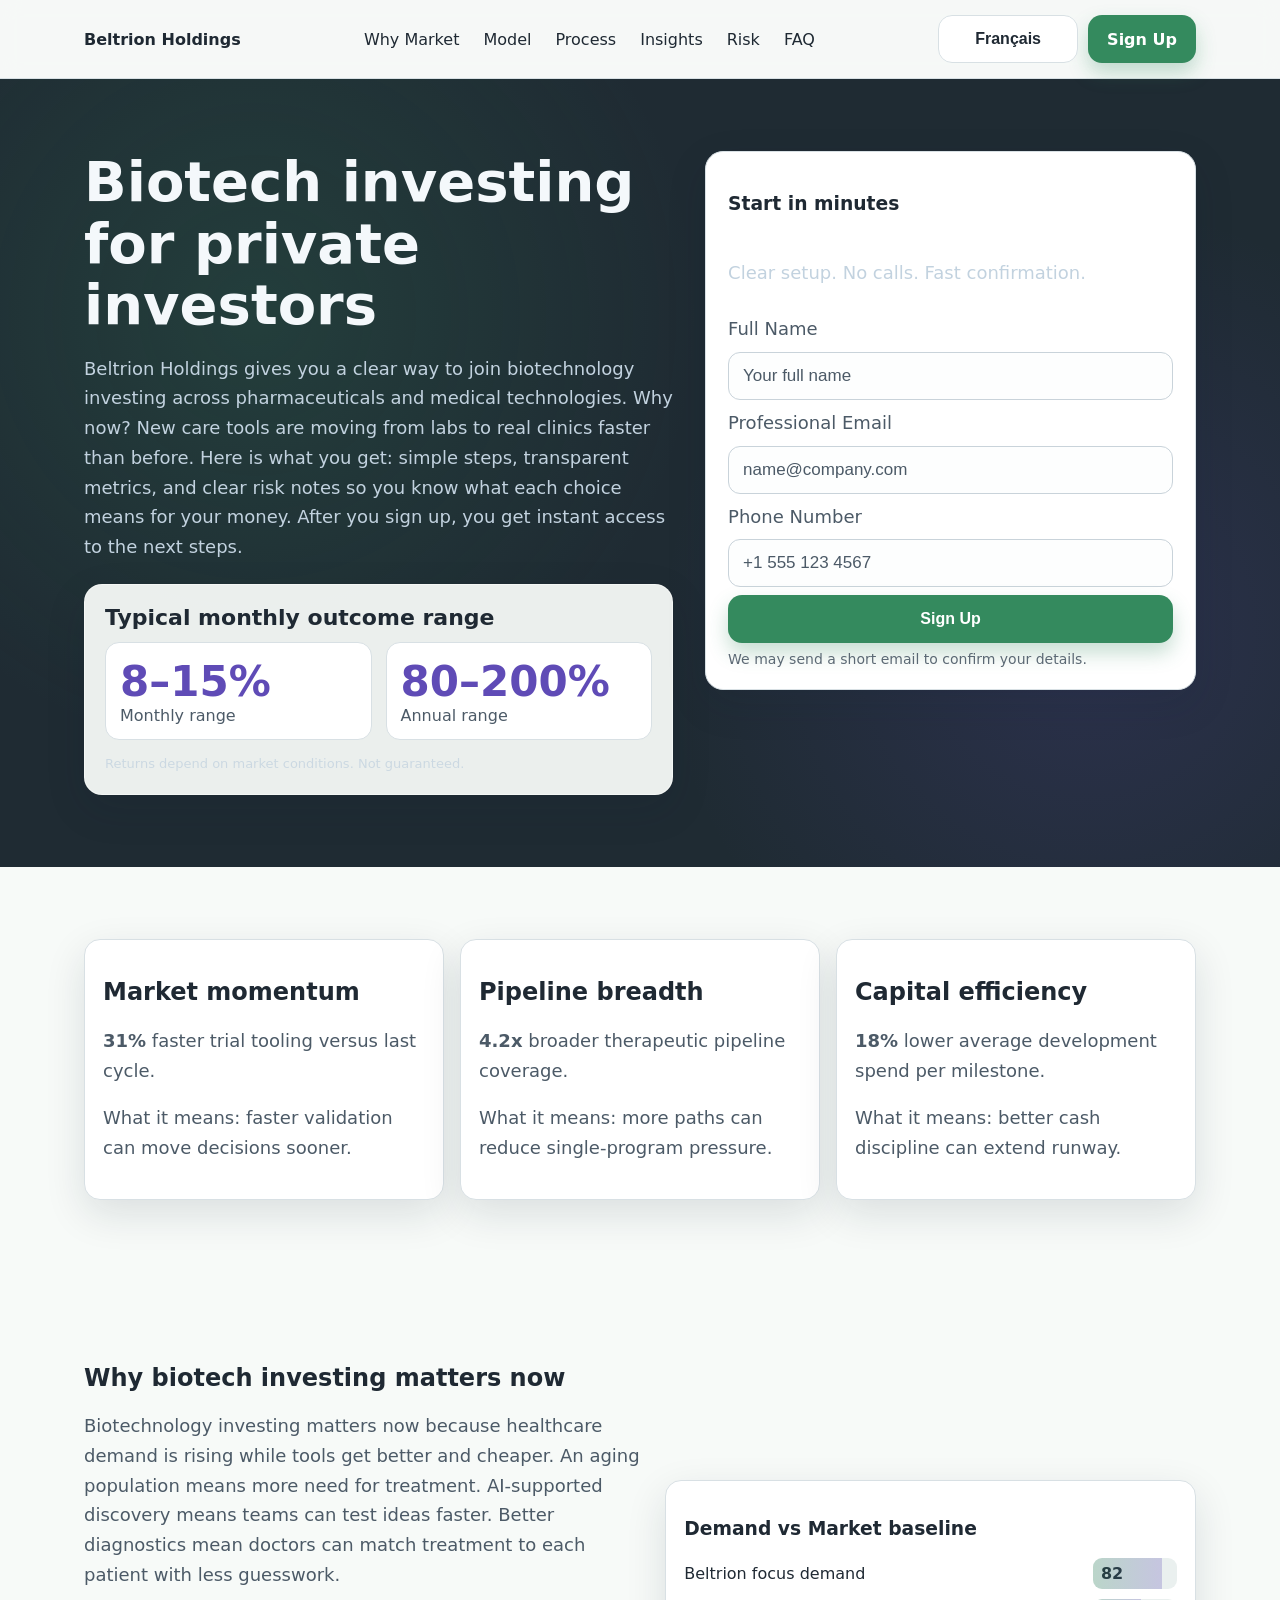
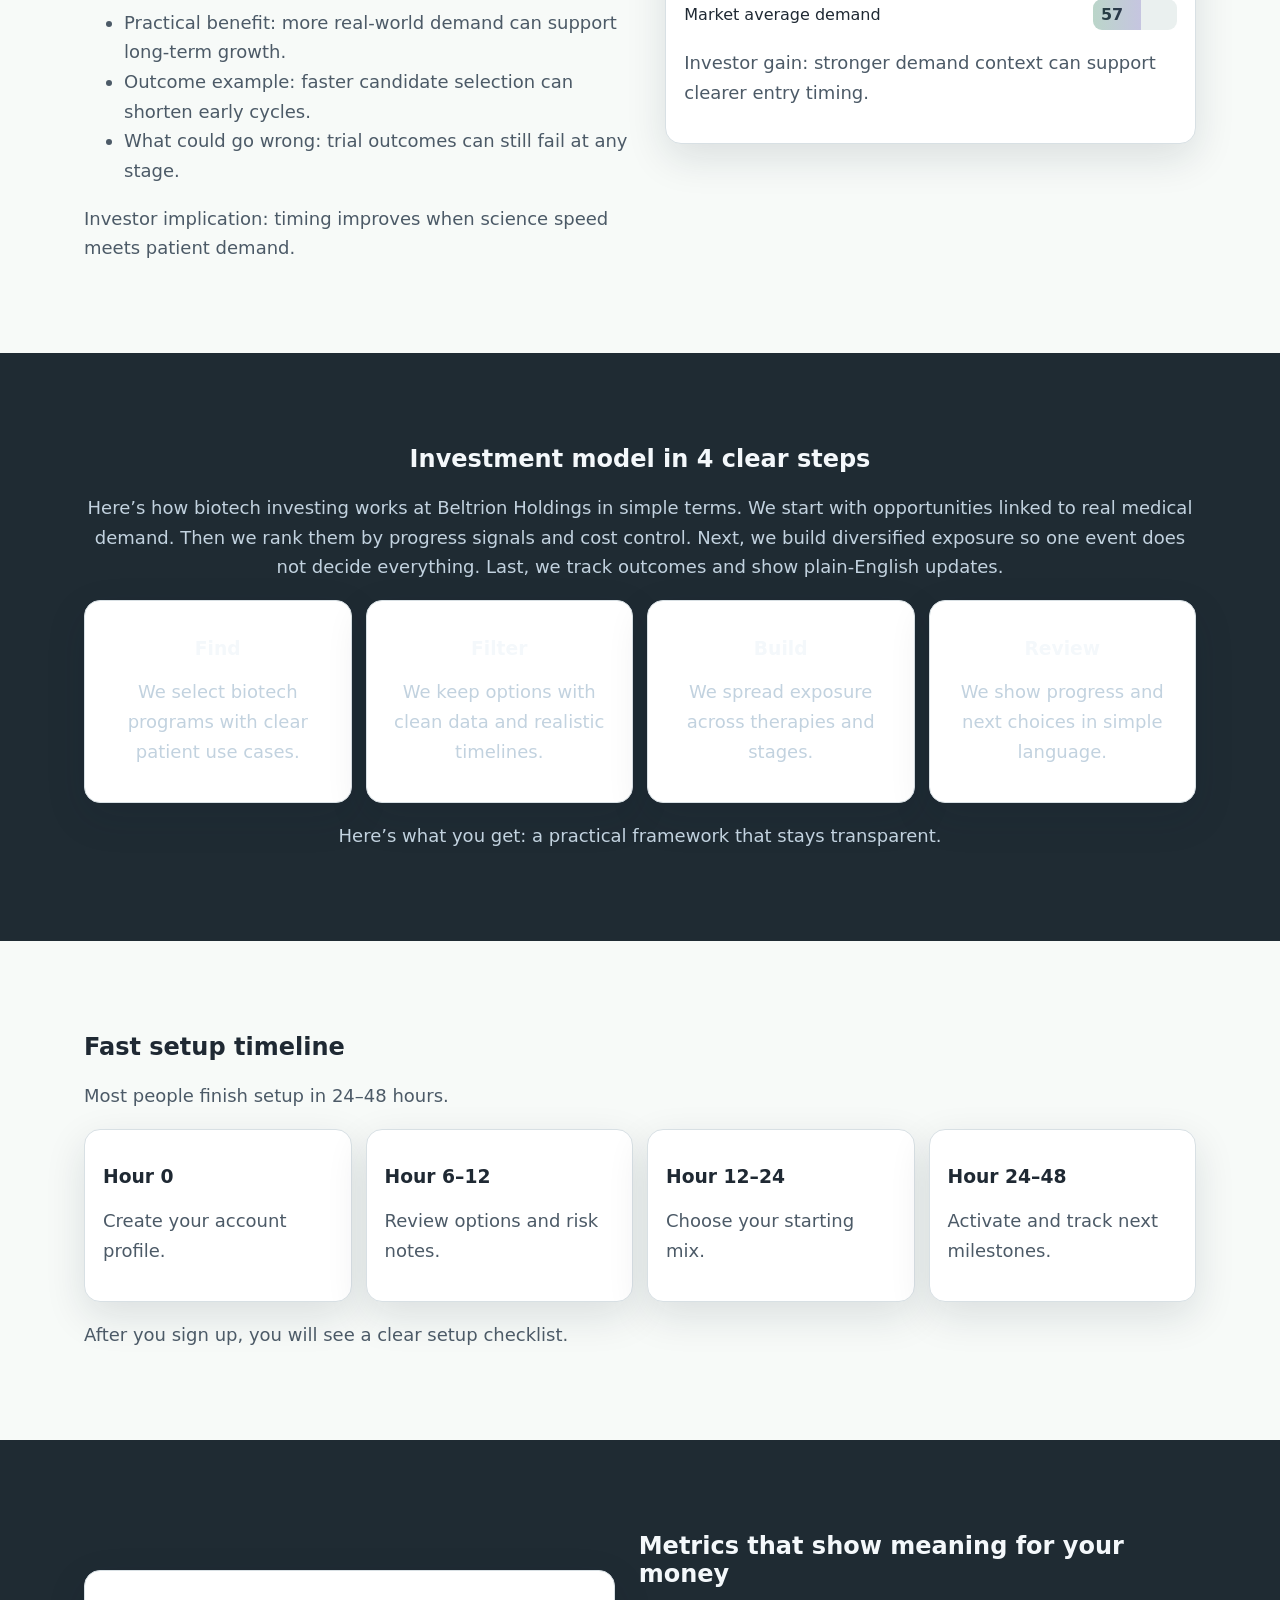
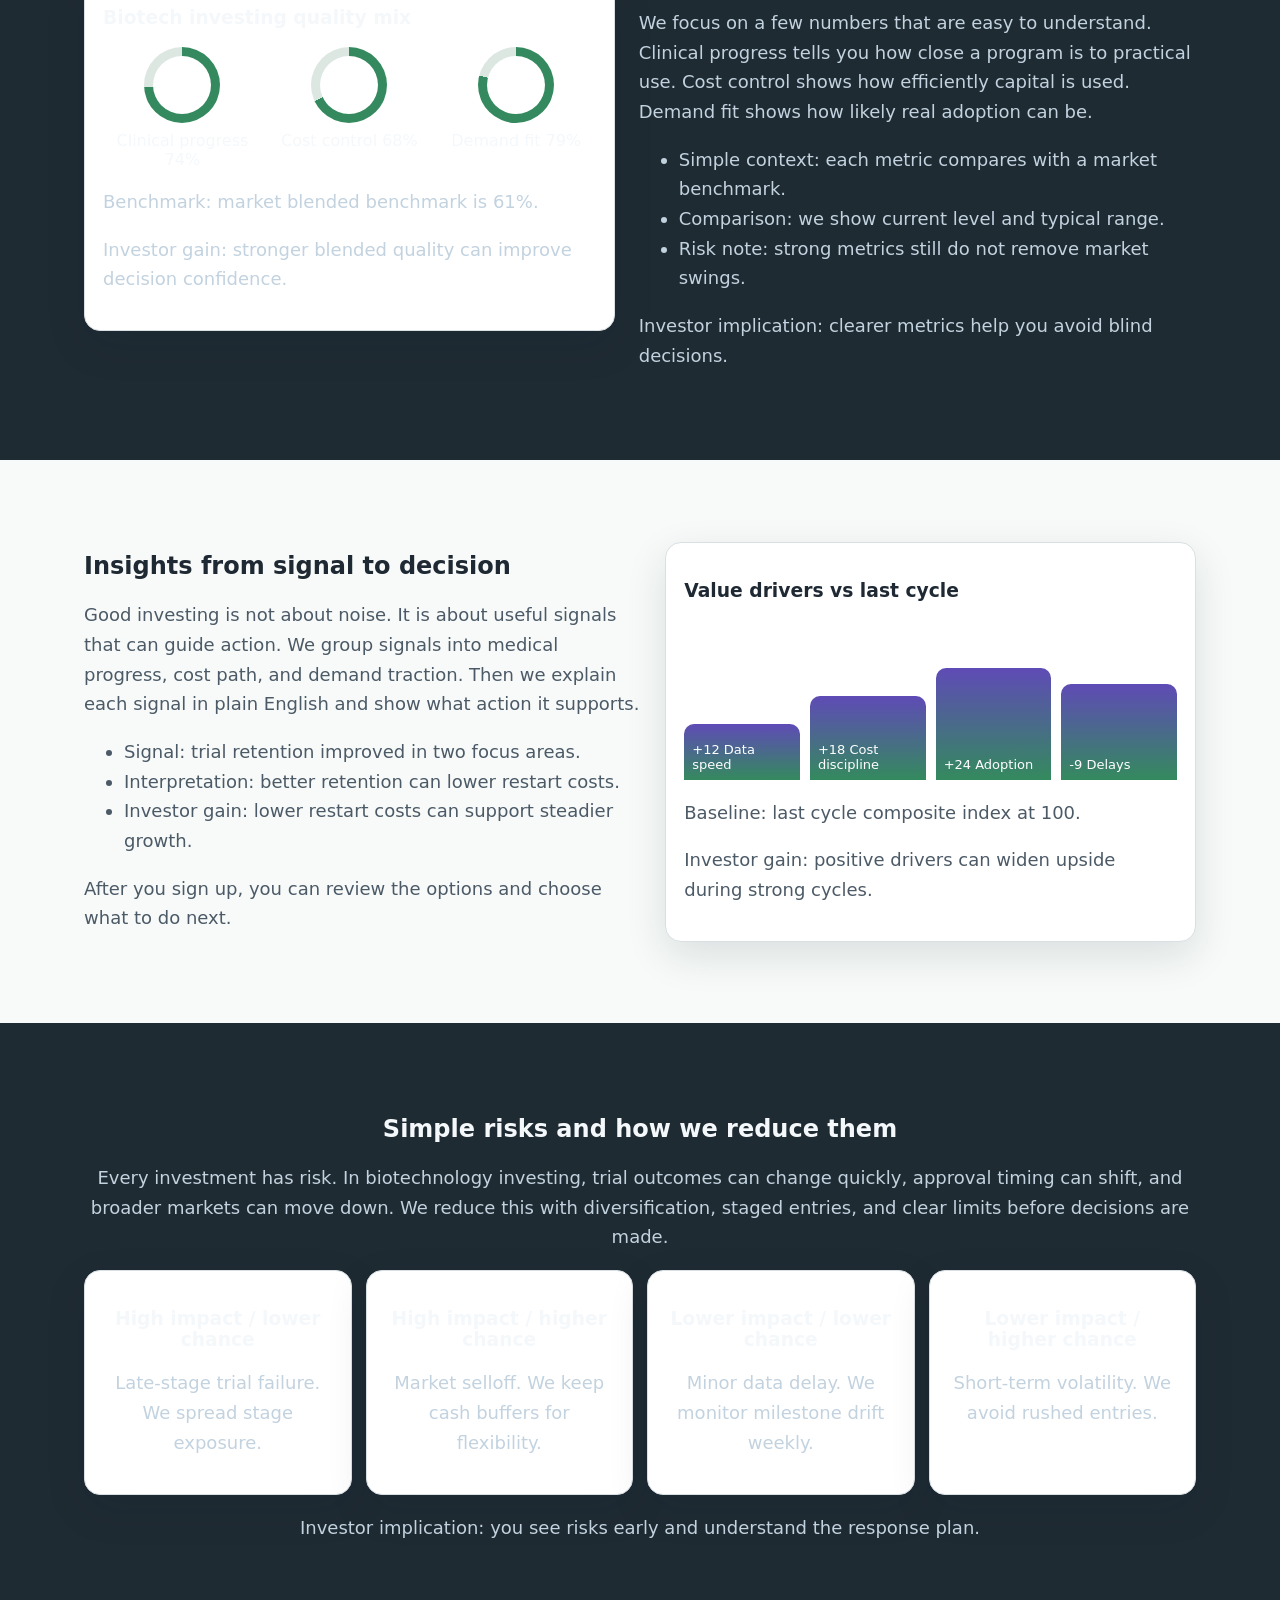
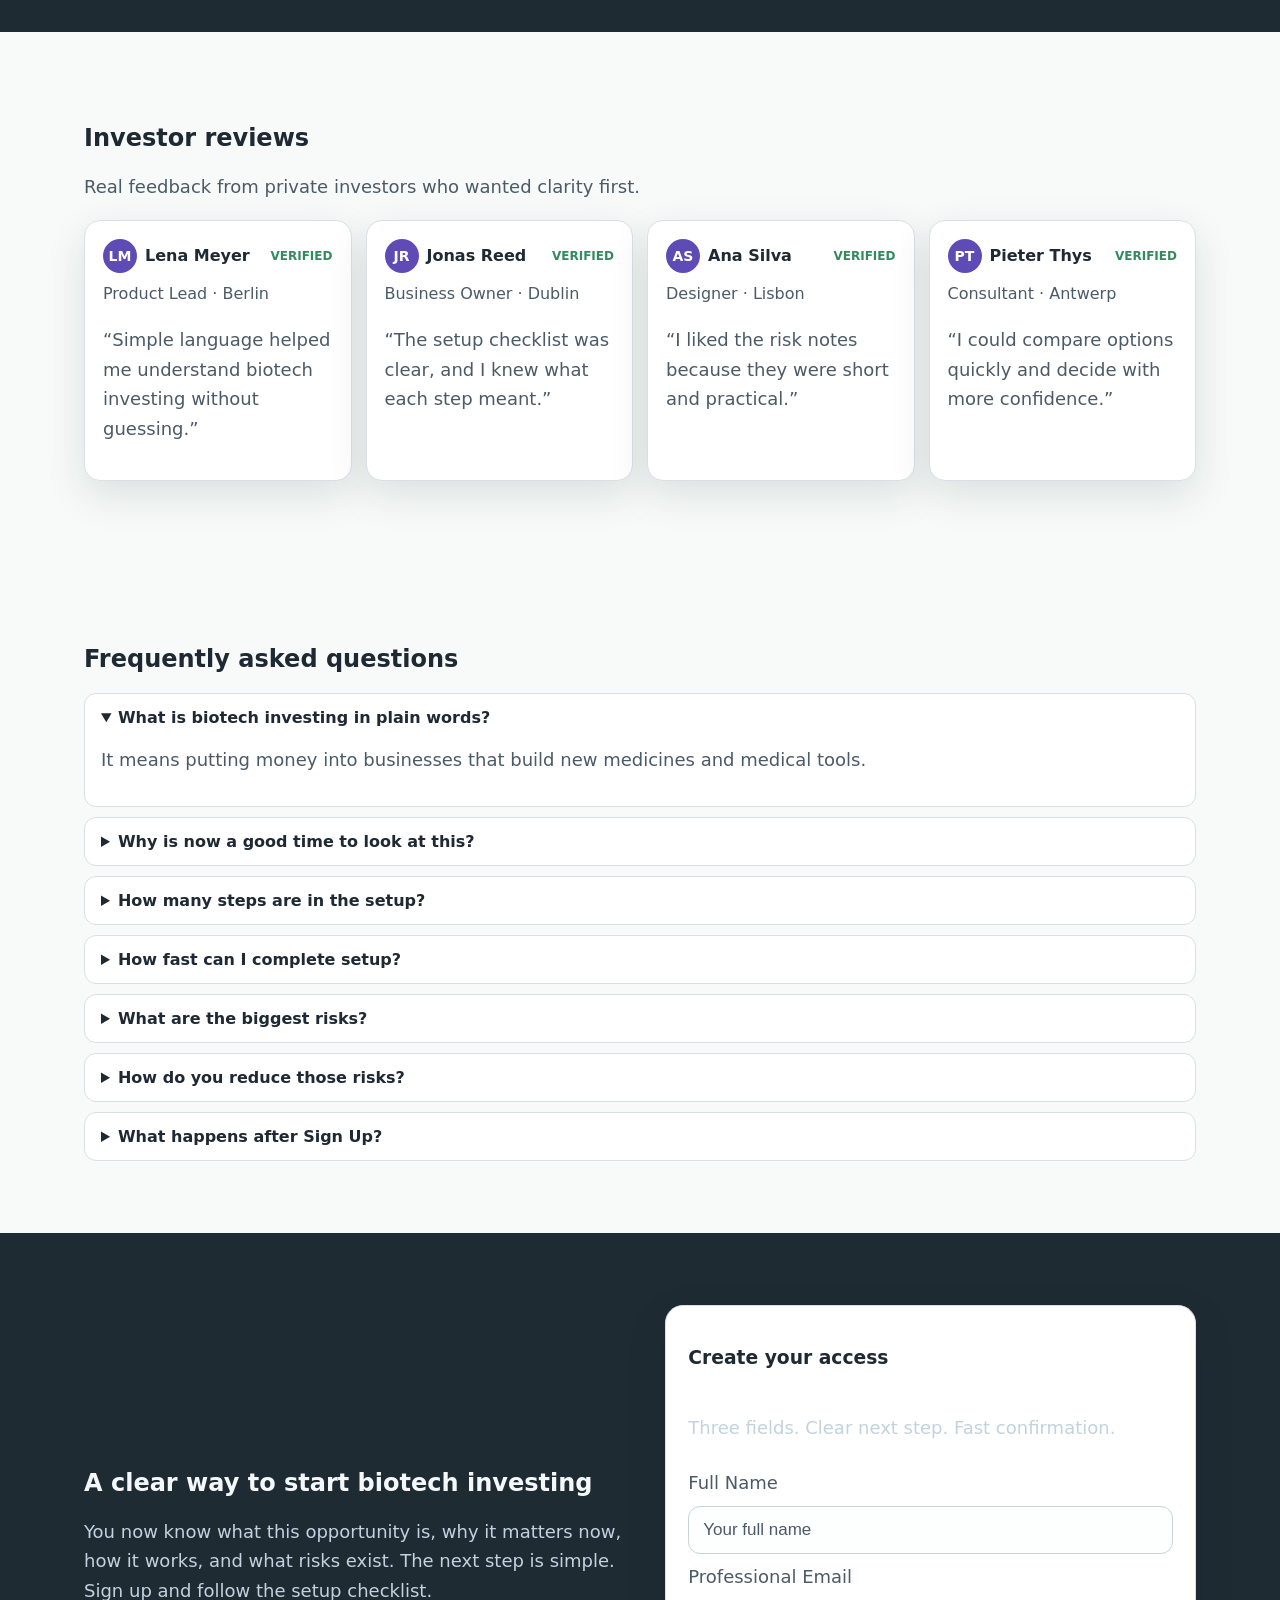
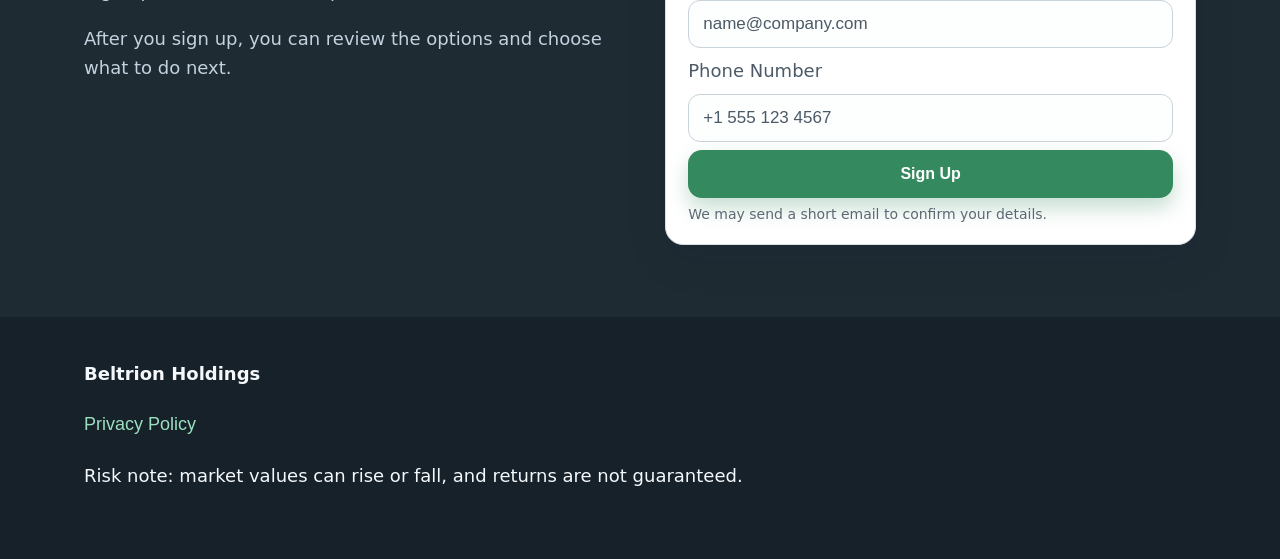
<file: fr/index.html>
<!doctype html>
<html lang="en">
<head>
  <meta charset="utf-8">
  <meta name="viewport" content="width=device-width, initial-scale=1">
  <title>Beltrion Holdings | Biotech Investing for Private Investors | Français</title>
  <meta name="description" content="Beltrion Holdings helps private investors access biotechnology, pharmaceuticals, and medical technologies with a clear 24–48 hour setup path.">
  <link rel="canonical" href="https://beltrionholdings.com/fr/index.html">
  
<link rel="alternate" hreflang="en" href="https://beltrionholdings.com/index.html">
<link rel="alternate" hreflang="de" href="https://beltrionholdings.com/de/index.html">
<link rel="alternate" hreflang="fr" href="https://beltrionholdings.com/fr/index.html">
<link rel="alternate" hreflang="es" href="https://beltrionholdings.com/es/index.html">
<link rel="alternate" hreflang="it" href="https://beltrionholdings.com/it/index.html">
<link rel="alternate" hreflang="tr" href="https://beltrionholdings.com/tr/index.html">
<link rel="alternate" hreflang="pt" href="https://beltrionholdings.com/pt/index.html">
<link rel="alternate" hreflang="ja" href="https://beltrionholdings.com/jp/index.html">
<link rel="alternate" hreflang="sk" href="https://beltrionholdings.com/sk/index.html">
<link rel="alternate" hreflang="nl-BE" href="https://beltrionholdings.com/be/index.html">
<link rel="alternate" hreflang="x-default" href="https://beltrionholdings.com/index.html">
  <meta property="og:type" content="website">
  <meta property="og:title" content="Beltrion Holdings | Biotech Investing for Private Investors | Français">
  <meta property="og:description" content="Beltrion Holdings helps private investors access biotechnology, pharmaceuticals, and medical technologies with a clear 24–48 hour setup path.">
  <meta property="og:url" content="https://beltrionholdings.com/fr/index.html">
  <meta property="og:site_name" content="Beltrion Holdings">
  <meta property="twitter:card" content="summary_large_image">
  <meta property="twitter:title" content="Beltrion Holdings | Biotech Investing for Private Investors | Français">
  <meta property="twitter:description" content="Beltrion Holdings helps private investors access biotechnology, pharmaceuticals, and medical technologies with a clear 24–48 hour setup path.">
  <link rel="stylesheet" href="../assets/style.css">
  <script defer src="../assets/app.js"></script>
  <script type="application/ld+json">{"@context":"https://schema.org","@graph":[{"@type":"Organization","name":"Beltrion Holdings","url":"https://beltrionholdings.com","logo":"https://beltrionholdings.com/assets/img/logo.png"},{"@type":"WebSite","name":"Beltrion Holdings","url":"https://beltrionholdings.com"},{"@type":"FAQPage","mainEntity":[
{"@type":"Question","name":"What is biotech investing at Beltrion Holdings?","acceptedAnswer":{"@type":"Answer","text":"It is a simple way to invest in biotechnology, pharmaceuticals, and medical technologies through one guided setup."}},
{"@type":"Question","name":"Why does this market matter now?","acceptedAnswer":{"@type":"Answer","text":"New treatments, older populations, and faster clinical tools are creating fresh demand right now."}},
{"@type":"Question","name":"How long does setup take?","acceptedAnswer":{"@type":"Answer","text":"Most people finish setup in 24–48 hours using a clear four-step checklist."}},
{"@type":"Question","name":"What do I see after I sign up?","acceptedAnswer":{"@type":"Answer","text":"After you sign up, you get instant access to the next steps and can review options."}},
{"@type":"Question","name":"What are the main risks?","acceptedAnswer":{"@type":"Answer","text":"Drug approvals can take time, trial results can change fast, and markets can move up or down."}},
{"@type":"Question","name":"How do you reduce risk?","acceptedAnswer":{"@type":"Answer","text":"We spread exposure across therapy areas, use clear limits, and share transparent checkpoints."}},
{"@type":"Question","name":"Do I need technical knowledge?","acceptedAnswer":{"@type":"Answer","text":"No. We explain each step in plain English and show what each choice means for your money."}}
]},{"@type":"Review","itemReviewed":{"@type":"Organization","name":"Beltrion Holdings"},"author":{"@type":"Person","name":"Lena Meyer"},"reviewRating":{"@type":"Rating","ratingValue":"5","bestRating":"5"},"reviewBody":"Clear setup steps and simple explanations helped me invest with confidence."}]}</script>
</head>
<body>
  <header class="site-header" id="top">
    <div class="container header-row">
      <a class="brand" href="../index.html">Beltrion Holdings</a>
      <nav class="desktop-nav" aria-label="Primary">
        <a href="#market">Why Market</a><a href="#model">Model</a><a href="#process">Process</a><a href="#insights">Insights</a><a href="#risk">Risk</a><a href="#faq">FAQ</a>
      </nav>
      <div class="header-actions">
        <div class="lang-wrap" data-dropdown>
          <button class="btn btn-lang" aria-expanded="false" aria-haspopup="true">Français</button>
          <div class="lang-menu" role="menu">
            <a href="../index.html"><span class="flag flag-gb" aria-hidden="true"></span>English</a>
<a href="../de/index.html"><span class="flag flag-de" aria-hidden="true"></span>Deutsch</a>
<a href="../fr/index.html"><span class="flag flag-fr" aria-hidden="true"></span>Français</a>
<a href="../es/index.html"><span class="flag flag-es" aria-hidden="true"></span>Español</a>
<a href="../it/index.html"><span class="flag flag-it" aria-hidden="true"></span>Italiano</a>
<a href="../tr/index.html"><span class="flag flag-tr" aria-hidden="true"></span>Türkçe</a>
<a href="../pt/index.html"><span class="flag flag-pt" aria-hidden="true"></span>Português</a>
<a href="../jp/index.html"><span class="flag flag-jp" aria-hidden="true"></span>日本語</a>
<a href="../sk/index.html"><span class="flag flag-sk" aria-hidden="true"></span>Slovak</a>
<a href="../be/index.html"><span class="flag flag-be" aria-hidden="true"></span>Nederlands (BE)</a>
          </div>
        </div>
        <a href="#signup-final" class="btn btn-primary">Sign Up</a>
        <button class="burger" aria-label="Open menu" aria-expanded="false" aria-controls="mobile-drawer"><span></span><span></span><span></span></button>
      </div>
    </div>
  </header>

  <aside id="mobile-drawer" class="mobile-drawer" aria-hidden="true">
    <button class="drawer-close" aria-label="Close menu">✕</button>
    <nav aria-label="Mobile">
      <a href="#market">Why Market</a><a href="#model">Model</a><a href="#process">Process</a><a href="#insights">Insights</a><a href="#risk">Risk</a><a href="#faq">FAQ</a>
    </nav>
    <div class="lang-wrap" data-dropdown>
      <button class="btn btn-lang" aria-expanded="false" aria-haspopup="true">Français</button>
      <div class="lang-menu" role="menu"><a href="../index.html"><span class="flag flag-gb" aria-hidden="true"></span>English</a>
<a href="../de/index.html"><span class="flag flag-de" aria-hidden="true"></span>Deutsch</a>
<a href="../fr/index.html"><span class="flag flag-fr" aria-hidden="true"></span>Français</a>
<a href="../es/index.html"><span class="flag flag-es" aria-hidden="true"></span>Español</a>
<a href="../it/index.html"><span class="flag flag-it" aria-hidden="true"></span>Italiano</a>
<a href="../tr/index.html"><span class="flag flag-tr" aria-hidden="true"></span>Türkçe</a>
<a href="../pt/index.html"><span class="flag flag-pt" aria-hidden="true"></span>Português</a>
<a href="../jp/index.html"><span class="flag flag-jp" aria-hidden="true"></span>日本語</a>
<a href="../sk/index.html"><span class="flag flag-sk" aria-hidden="true"></span>Slovak</a>
<a href="../be/index.html"><span class="flag flag-be" aria-hidden="true"></span>Nederlands (BE)</a></div>
    </div>
    <a href="#signup-final" class="btn btn-primary">Sign Up</a>
  </aside>
  <div class="backdrop"></div>

  <main>
    <section class="section dark hero" id="hero">
      <div class="container hero-grid">
        <div class="reveal">
          <h1>Biotech investing for private investors</h1>
          <p>Beltrion Holdings gives you a clear way to join biotechnology investing across pharmaceuticals and medical technologies. Why now? New care tools are moving from labs to real clinics faster than before. Here is what you get: simple steps, transparent metrics, and clear risk notes so you know what each choice means for your money. After you sign up, you get instant access to the next steps.</p>
          <div class="performance-panel" aria-label="Performance Range">
            <h2>Typical monthly outcome range</h2>
            <div class="perf-grid">
              <div><strong>8–15%</strong><span>Monthly range</span></div>
              <div><strong>80–200%</strong><span>Annual range</span></div>
            </div>
            <p>Returns depend on market conditions. Not guaranteed.</p>
          </div>
        </div>
        <form class="form-card reveal" aria-label="Hero sign up form">
          <h3 class="form-title">Start in minutes</h3>
          <p class="form-sub">Clear setup. No calls. Fast confirmation.</p>
          <label for="name-hero">Full Name</label><input id="name-hero" name="name" placeholder="Your full name" required>
          <label for="email-hero">Professional Email</label><input id="email-hero" name="email" type="email" placeholder="name@company.com" required>
          <label for="phone-hero">Phone Number</label><input id="phone-hero" name="phone" type="tel" placeholder="+1 555 123 4567" required>
          <button type="submit" class="btn btn-primary">Sign Up</button>
          <small>We may send a short email to confirm your details.</small>
        </form>
      </div>
    </section>

    <section class="section light kpi-strip">
      <div class="container kpi-grid reveal">
        <article><h2>Market momentum</h2><p><strong>31%</strong> faster trial tooling versus last cycle.</p><p>What it means: faster validation can move decisions sooner.</p></article>
        <article><h2>Pipeline breadth</h2><p><strong>4.2x</strong> broader therapeutic pipeline coverage.</p><p>What it means: more paths can reduce single-program pressure.</p></article>
        <article><h2>Capital efficiency</h2><p><strong>18%</strong> lower average development spend per milestone.</p><p>What it means: better cash discipline can extend runway.</p></article>
      </div>
    </section>

    <section class="section light" id="market">
      <div class="container split reveal">
        <div>
          <h2>Why biotech investing matters now</h2>
          <p>Biotechnology investing matters now because healthcare demand is rising while tools get better and cheaper. An aging population means more need for treatment. AI-supported discovery means teams can test ideas faster. Better diagnostics mean doctors can match treatment to each patient with less guesswork.</p>
          <ul><li>Practical benefit: more real-world demand can support long-term growth.</li><li>Outcome example: faster candidate selection can shorten early cycles.</li><li>What could go wrong: trial outcomes can still fail at any stage.</li></ul>
          <p>Investor implication: timing improves when science speed meets patient demand.</p>
        </div>
        <div class="visual-card dual-bars">
          <h3>Demand vs Market baseline</h3>
          <div class="bar-row"><span>Beltrion focus demand</span><b style="--w:82%">82</b></div>
          <div class="bar-row"><span>Market average demand</span><b style="--w:57%">57</b></div>
          <p>Investor gain: stronger demand context can support clearer entry timing.</p>
        </div>
      </div>
    </section>

    <section class="section dark" id="model">
      <div class="container centered reveal">
        <h2>Investment model in 4 clear steps</h2>
        <p>Here’s how biotech investing works at Beltrion Holdings in simple terms. We start with opportunities linked to real medical demand. Then we rank them by progress signals and cost control. Next, we build diversified exposure so one event does not decide everything. Last, we track outcomes and show plain-English updates.</p>
        <div class="step-grid">
          <article><h3>Find</h3><p>We select biotech programs with clear patient use cases.</p></article>
          <article><h3>Filter</h3><p>We keep options with clean data and realistic timelines.</p></article>
          <article><h3>Build</h3><p>We spread exposure across therapies and stages.</p></article>
          <article><h3>Review</h3><p>We show progress and next choices in simple language.</p></article>
        </div>
        <p>Here’s what you get: a practical framework that stays transparent.</p>
      </div>
    </section>

    <section class="section light" id="process">
      <div class="container reveal">
        <h2>Fast setup timeline</h2>
        <p>Most people finish setup in 24–48 hours.</p>
        <div class="timeline-grid">
          <article><h3>Hour 0</h3><p>Create your account profile.</p></article>
          <article><h3>Hour 6–12</h3><p>Review options and risk notes.</p></article>
          <article><h3>Hour 12–24</h3><p>Choose your starting mix.</p></article>
          <article><h3>Hour 24–48</h3><p>Activate and track next milestones.</p></article>
        </div>
        <p>After you sign up, you will see a clear setup checklist.</p>
      </div>
    </section>

    <section class="section dark" id="metrics">
      <div class="container split reverse reveal">
        <div class="visual-card ring-panel">
          <h3>Biotech investing quality mix</h3>
          <div class="rings"><div><i style="--p:74"></i><span>Clinical progress 74%</span></div><div><i style="--p:68"></i><span>Cost control 68%</span></div><div><i style="--p:79"></i><span>Demand fit 79%</span></div></div>
          <p>Benchmark: market blended benchmark is 61%.</p>
          <p>Investor gain: stronger blended quality can improve decision confidence.</p>
        </div>
        <div>
          <h2>Metrics that show meaning for your money</h2>
          <p>We focus on a few numbers that are easy to understand. Clinical progress tells you how close a program is to practical use. Cost control shows how efficiently capital is used. Demand fit shows how likely real adoption can be.</p>
          <ul><li>Simple context: each metric compares with a market benchmark.</li><li>Comparison: we show current level and typical range.</li><li>Risk note: strong metrics still do not remove market swings.</li></ul>
          <p>Investor implication: clearer metrics help you avoid blind decisions.</p>
        </div>
      </div>
    </section>

    <section class="section light" id="insights">
      <div class="container split reveal">
        <div>
          <h2>Insights from signal to decision</h2>
          <p>Good investing is not about noise. It is about useful signals that can guide action. We group signals into medical progress, cost path, and demand traction. Then we explain each signal in plain English and show what action it supports.</p>
          <ul><li>Signal: trial retention improved in two focus areas.</li><li>Interpretation: better retention can lower restart costs.</li><li>Investor gain: lower restart costs can support steadier growth.</li></ul>
          <p>After you sign up, you can review the options and choose what to do next.</p>
        </div>
        <div class="visual-card waterfall">
          <h3>Value drivers vs last cycle</h3>
          <div class="wf"><span style="--h:35%">+12 Data speed</span><span style="--h:52%">+18 Cost discipline</span><span style="--h:70%">+24 Adoption</span><span style="--h:60%">-9 Delays</span></div>
          <p>Baseline: last cycle composite index at 100.</p>
          <p>Investor gain: positive drivers can widen upside during strong cycles.</p>
        </div>
      </div>
    </section>

    <section class="section dark" id="risk">
      <div class="container centered reveal">
        <h2>Simple risks and how we reduce them</h2>
        <p>Every investment has risk. In biotechnology investing, trial outcomes can change quickly, approval timing can shift, and broader markets can move down. We reduce this with diversification, staged entries, and clear limits before decisions are made.</p>
        <div class="risk-matrix">
          <article><h3>High impact / lower chance</h3><p>Late-stage trial failure. We spread stage exposure.</p></article>
          <article><h3>High impact / higher chance</h3><p>Market selloff. We keep cash buffers for flexibility.</p></article>
          <article><h3>Lower impact / lower chance</h3><p>Minor data delay. We monitor milestone drift weekly.</p></article>
          <article><h3>Lower impact / higher chance</h3><p>Short-term volatility. We avoid rushed entries.</p></article>
        </div>
        <p>Investor implication: you see risks early and understand the response plan.</p>
      </div>
    </section>

    <section class="section light" id="reviews">
      <div class="container reveal">
        <h2>Investor reviews</h2>
        <p>Real feedback from private investors who wanted clarity first.</p>
        <div class="review-grid">
          <article><div class="review-head"><span class="avatar">LM</span><strong>Lena Meyer</strong><em>VERIFIED</em></div><p class="role">Product Lead · Berlin</p><p>“Simple language helped me understand biotech investing without guessing.”</p></article>
          <article><div class="review-head"><span class="avatar">JR</span><strong>Jonas Reed</strong><em>VERIFIED</em></div><p class="role">Business Owner · Dublin</p><p>“The setup checklist was clear, and I knew what each step meant.”</p></article>
          <article><div class="review-head"><span class="avatar">AS</span><strong>Ana Silva</strong><em>VERIFIED</em></div><p class="role">Designer · Lisbon</p><p>“I liked the risk notes because they were short and practical.”</p></article>
          <article><div class="review-head"><span class="avatar">PT</span><strong>Pieter Thys</strong><em>VERIFIED</em></div><p class="role">Consultant · Antwerp</p><p>“I could compare options quickly and decide with more confidence.”</p></article>
        </div>
      </div>
    </section>

    <section class="section light" id="faq">
      <div class="container reveal">
        <h2>Frequently asked questions</h2>
        <div class="faq-list">
          <details open><summary>What is biotech investing in plain words?</summary><p>It means putting money into businesses that build new medicines and medical tools.</p></details>
          <details><summary>Why is now a good time to look at this?</summary><p>Healthcare demand is growing, and development tools are getting faster and smarter.</p></details>
          <details><summary>How many steps are in the setup?</summary><p>Four simple steps from account setup to activation.</p></details>
          <details><summary>How fast can I complete setup?</summary><p>Most people finish setup in 24–48 hours.</p></details>
          <details><summary>What are the biggest risks?</summary><p>Clinical setbacks, slower approvals, and market swings can affect outcomes.</p></details>
          <details><summary>How do you reduce those risks?</summary><p>We diversify exposure and keep clear limits before each decision.</p></details>
          <details><summary>What happens after Sign Up?</summary><p>After you sign up, you get instant access to the next steps.</p></details>
        </div>
      </div>
    </section>

    <section class="section dark" id="signup-final">
      <div class="container split reveal">
        <div>
          <h2>A clear way to start biotech investing</h2>
          <p>You now know what this opportunity is, why it matters now, how it works, and what risks exist. The next step is simple. Sign up and follow the setup checklist.</p>
          <p>After you sign up, you can review the options and choose what to do next.</p>
        </div>
        <form class="form-card" aria-label="Final sign up form">
          <h3 class="form-title">Create your access</h3>
          <p class="form-sub">Three fields. Clear next step. Fast confirmation.</p>
          <label for="name-final">Full Name</label><input id="name-final" name="name" placeholder="Your full name" required>
          <label for="email-final">Professional Email</label><input id="email-final" name="email" type="email" placeholder="name@company.com" required>
          <label for="phone-final">Phone Number</label><input id="phone-final" name="phone" type="tel" placeholder="+1 555 123 4567" required>
          <button type="submit" class="btn btn-primary">Sign Up</button>
          <small>We may send a short email to confirm your details.</small>
        </form>
      </div>
    </section>
  </main>

  <footer class="site-footer">
    <div class="container footer-row">
      <p><strong>Beltrion Holdings</strong></p>
      <button class="privacy-link" data-open-modal>Privacy Policy</button>
      <p>Risk note: market values can rise or fall, and returns are not guaranteed.</p>
    </div>
  </footer>

  <div class="modal" id="privacy-modal" role="dialog" aria-modal="true" aria-labelledby="privacy-title" aria-hidden="true">
    <div class="modal-panel">
      <button class="modal-x" data-close-modal aria-label="Close privacy policy">✕</button>
      <h2 id="privacy-title">Privacy Policy</h2>
      <p><strong>Introduction:</strong> We explain how we collect and use your information in clear terms.</p>
      <p><strong>Data collection:</strong> We collect name, email, phone, and site activity needed for setup.</p>
      <p><strong>Legal basis:</strong> We process data to provide requested access and meet legal duties.</p>
      <p><strong>Cookies:</strong> Cookies help basic site function and simple analytics.</p>
      <p><strong>Retention:</strong> We keep data only as long as needed for service and records.</p>
      <p><strong>Third-party sharing:</strong> We share limited data with secure service providers when required.</p>
      <p><strong>Security:</strong> We use encryption and access controls to protect your information.</p>
      <p><strong>User rights:</strong> You can request access, correction, or deletion where law allows.</p>
      <p><strong>International transfers:</strong> Data may be processed in other regions with safeguards.</p>
      <p><strong>Industry risk disclosure:</strong> Biotechnology, pharmaceuticals, and medical technologies can be volatile.</p>
      <p><strong>Contact:</strong> Email support@beltrionholdings.com for privacy requests.</p>
      <div class="modal-footer"><button class="btn" data-close-modal>Close</button></div>
    </div>
  </div>
</body>
</html>
</file>
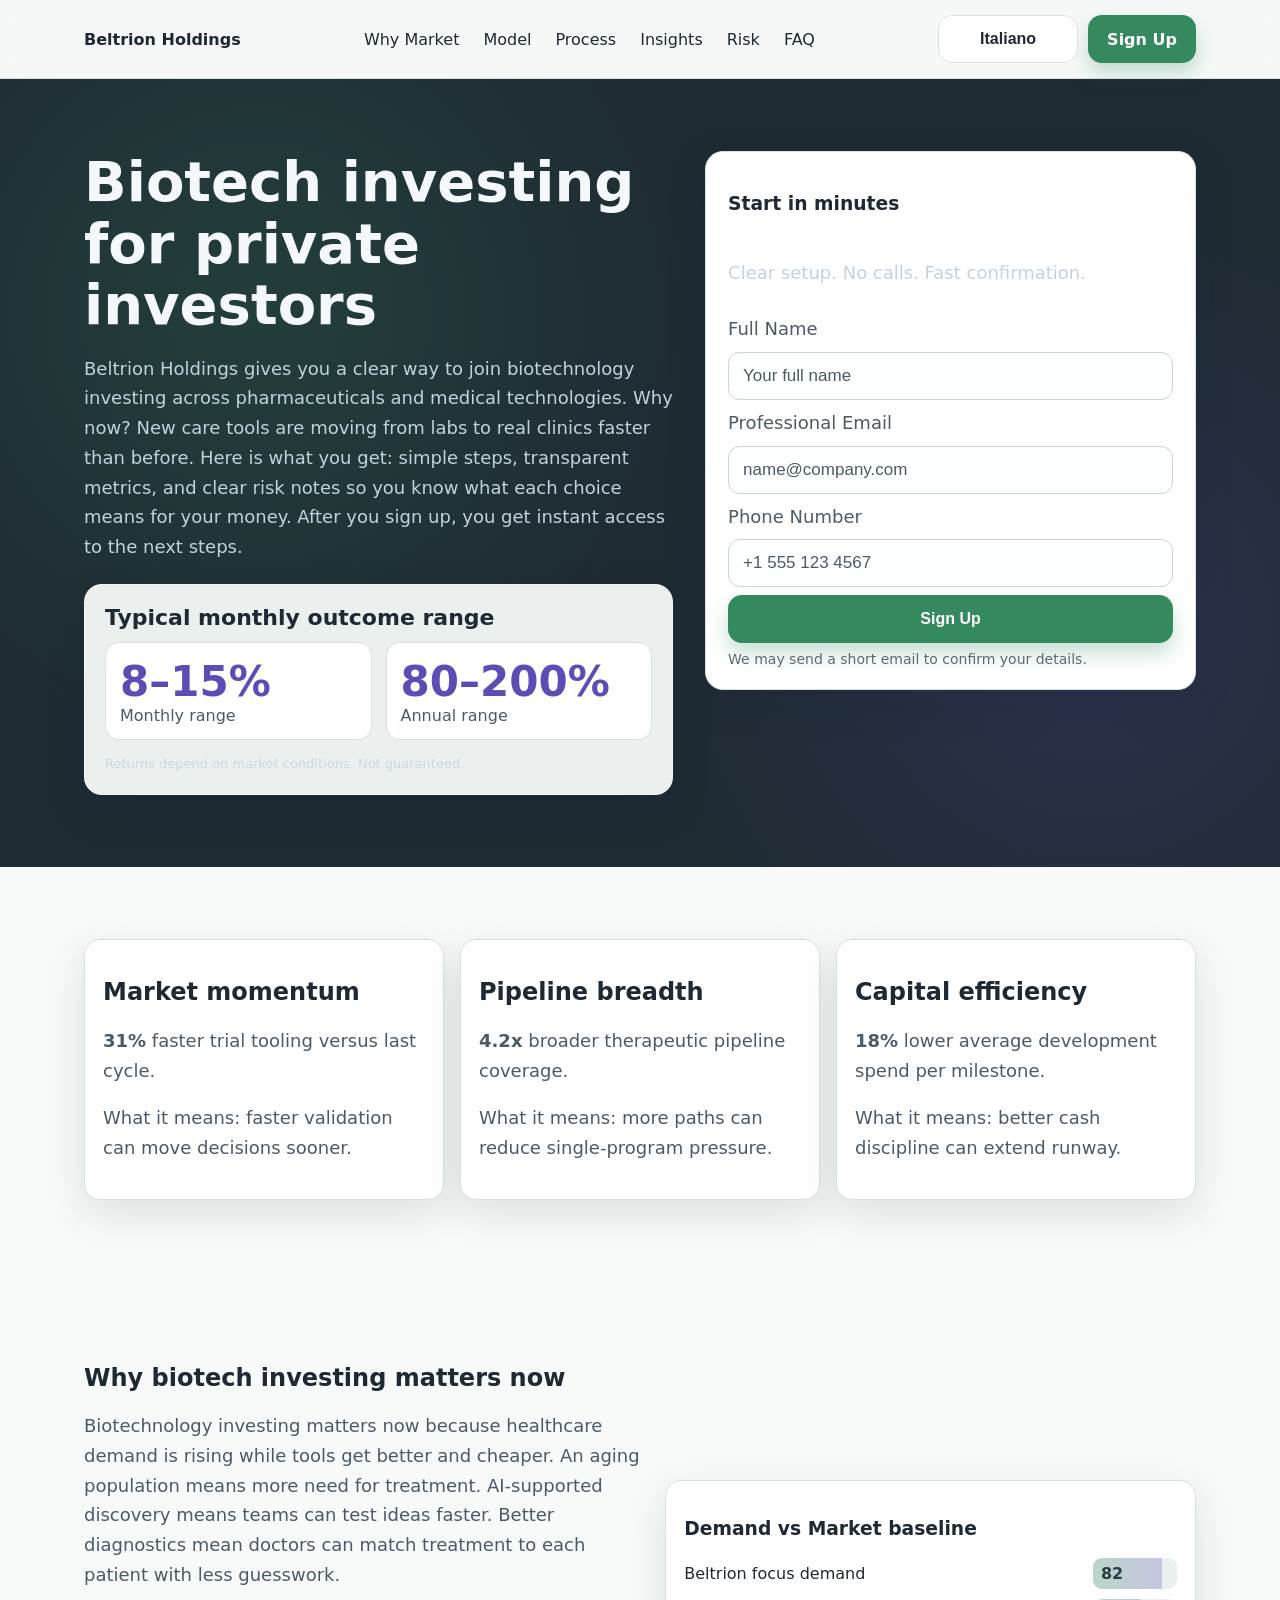
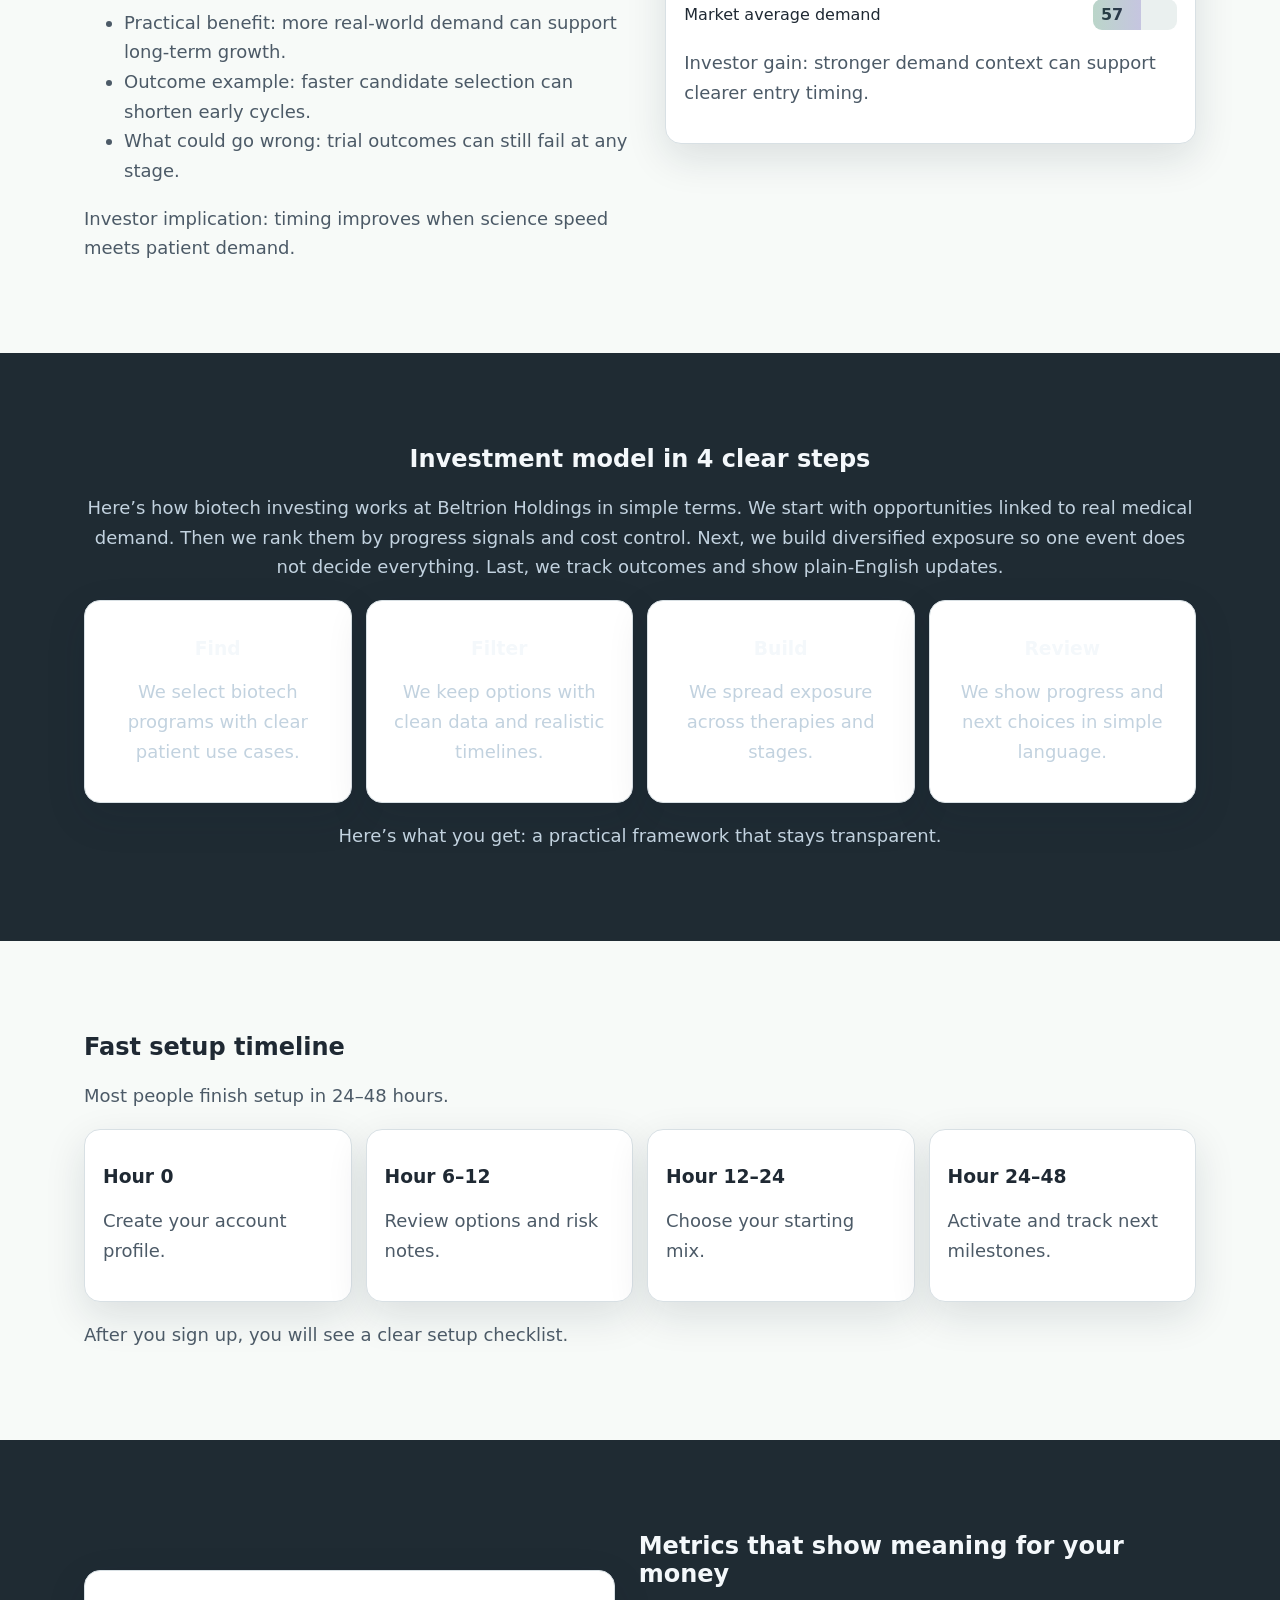
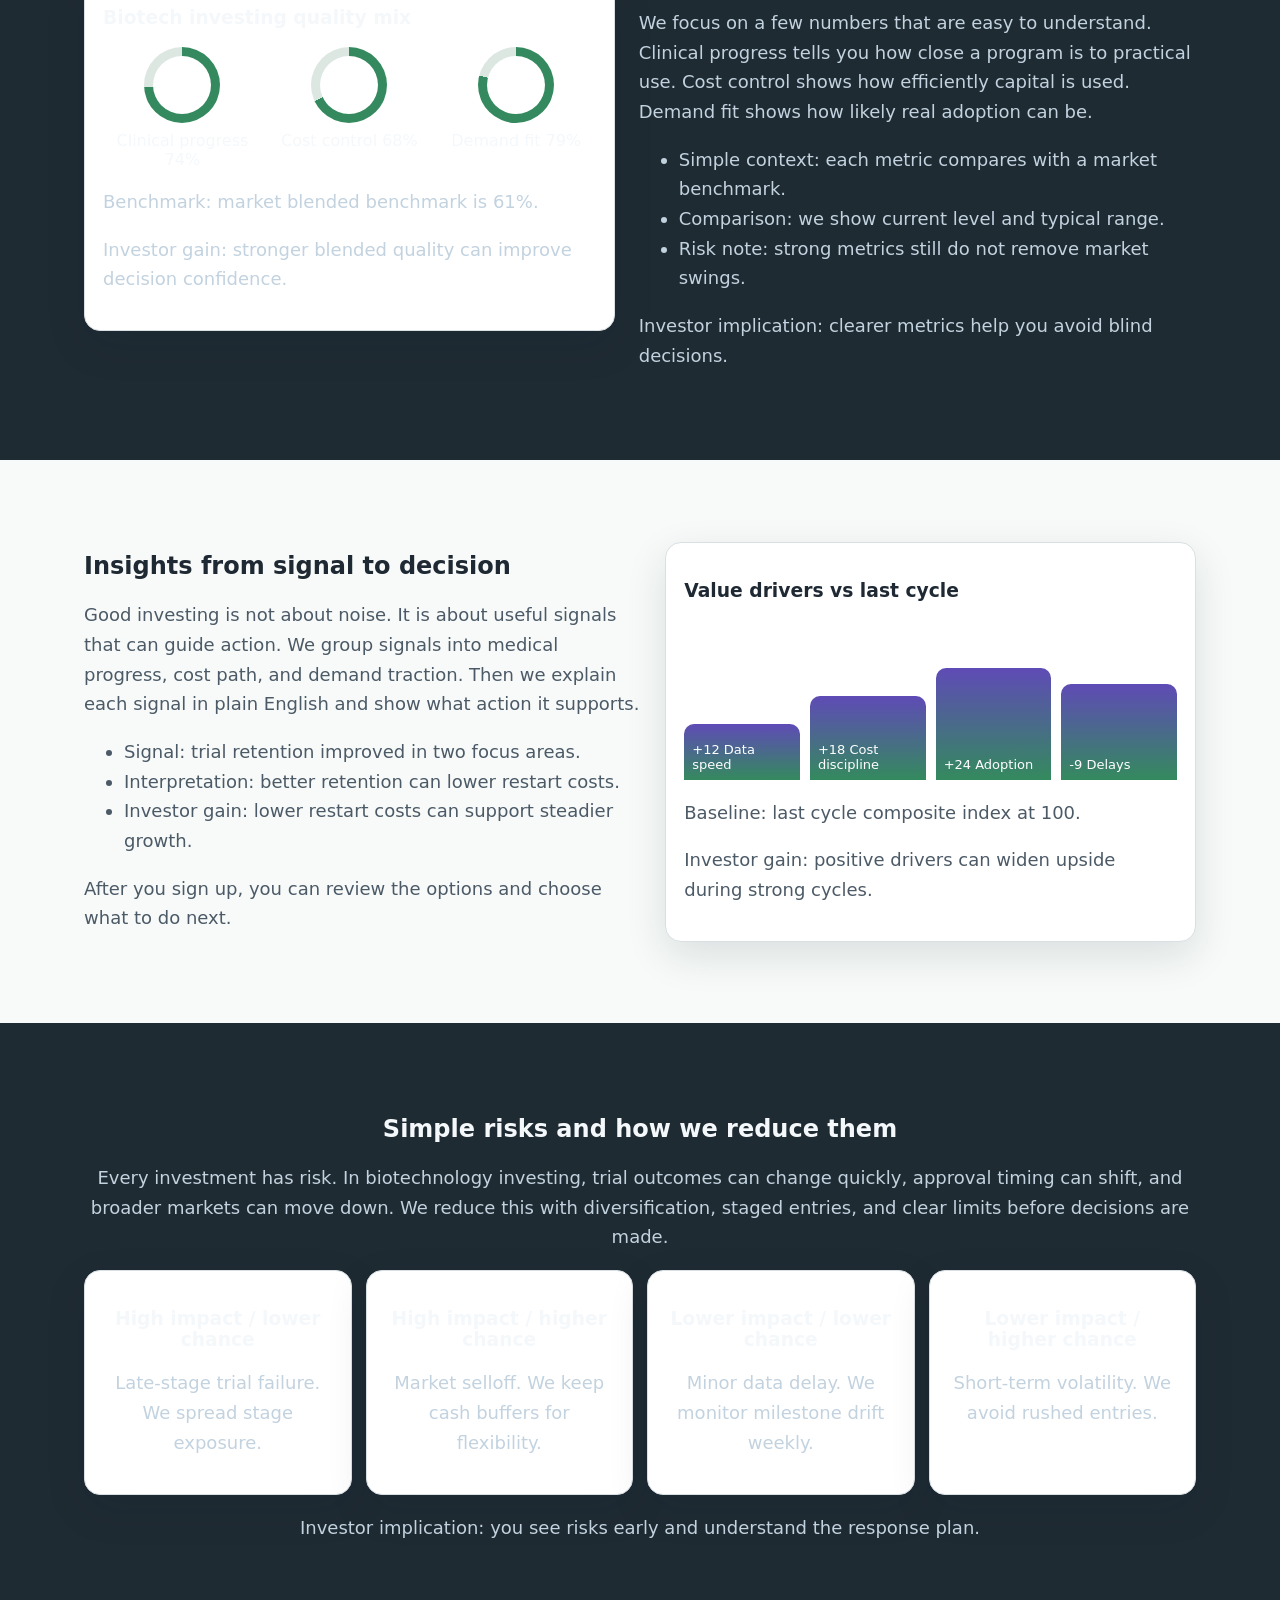
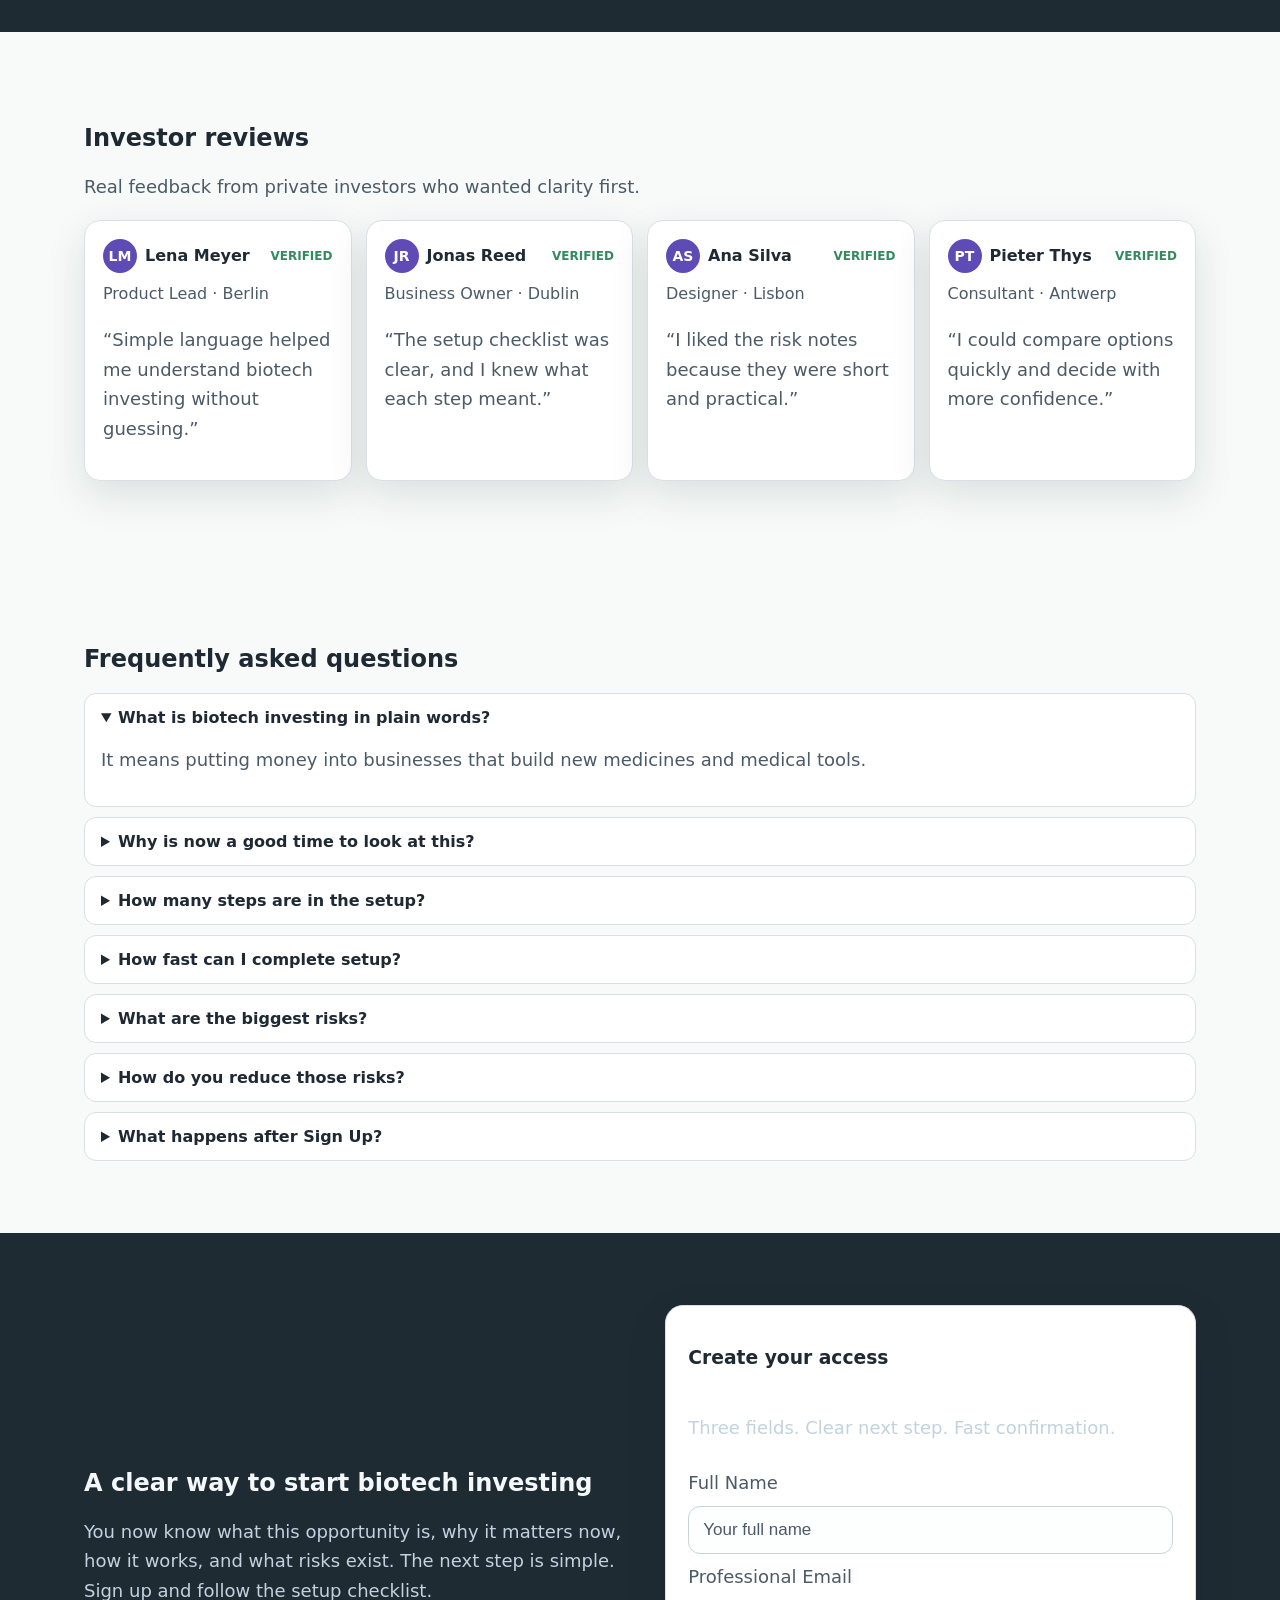
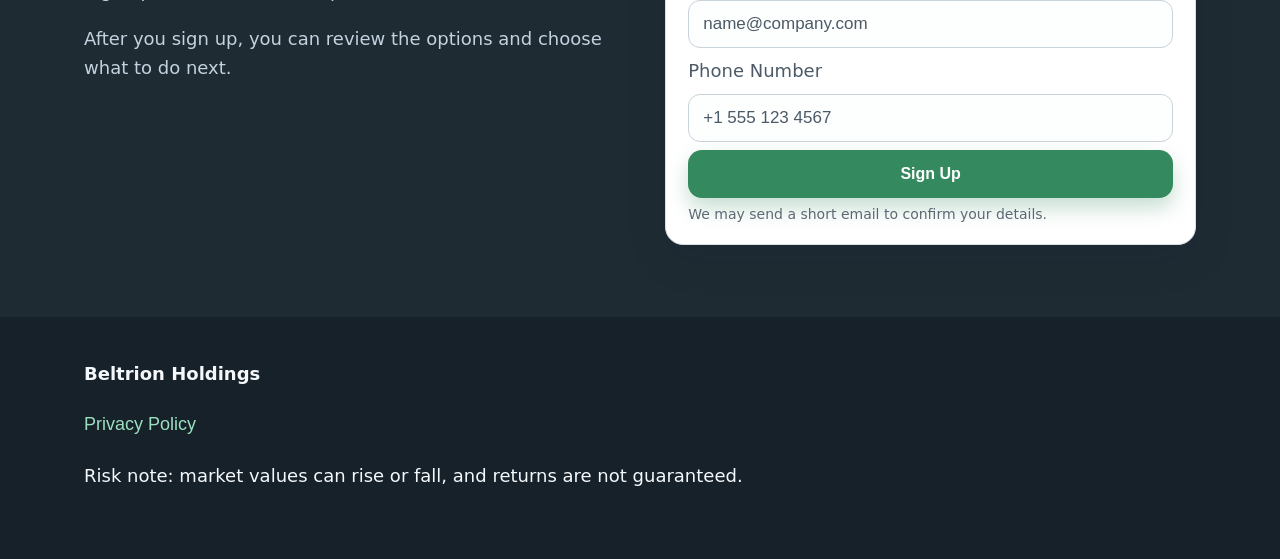
<file: it/index.html>
<!doctype html>
<html lang="en">
<head>
  <meta charset="utf-8">
  <meta name="viewport" content="width=device-width, initial-scale=1">
  <title>Beltrion Holdings | Biotech Investing for Private Investors | Italiano</title>
  <meta name="description" content="Beltrion Holdings helps private investors access biotechnology, pharmaceuticals, and medical technologies with a clear 24–48 hour setup path.">
  <link rel="canonical" href="https://beltrionholdings.com/it/index.html">
  
<link rel="alternate" hreflang="en" href="https://beltrionholdings.com/index.html">
<link rel="alternate" hreflang="de" href="https://beltrionholdings.com/de/index.html">
<link rel="alternate" hreflang="fr" href="https://beltrionholdings.com/fr/index.html">
<link rel="alternate" hreflang="es" href="https://beltrionholdings.com/es/index.html">
<link rel="alternate" hreflang="it" href="https://beltrionholdings.com/it/index.html">
<link rel="alternate" hreflang="tr" href="https://beltrionholdings.com/tr/index.html">
<link rel="alternate" hreflang="pt" href="https://beltrionholdings.com/pt/index.html">
<link rel="alternate" hreflang="ja" href="https://beltrionholdings.com/jp/index.html">
<link rel="alternate" hreflang="sk" href="https://beltrionholdings.com/sk/index.html">
<link rel="alternate" hreflang="nl-BE" href="https://beltrionholdings.com/be/index.html">
<link rel="alternate" hreflang="x-default" href="https://beltrionholdings.com/index.html">
  <meta property="og:type" content="website">
  <meta property="og:title" content="Beltrion Holdings | Biotech Investing for Private Investors | Italiano">
  <meta property="og:description" content="Beltrion Holdings helps private investors access biotechnology, pharmaceuticals, and medical technologies with a clear 24–48 hour setup path.">
  <meta property="og:url" content="https://beltrionholdings.com/it/index.html">
  <meta property="og:site_name" content="Beltrion Holdings">
  <meta property="twitter:card" content="summary_large_image">
  <meta property="twitter:title" content="Beltrion Holdings | Biotech Investing for Private Investors | Italiano">
  <meta property="twitter:description" content="Beltrion Holdings helps private investors access biotechnology, pharmaceuticals, and medical technologies with a clear 24–48 hour setup path.">
  <link rel="stylesheet" href="../assets/style.css">
  <script defer src="../assets/app.js"></script>
  <script type="application/ld+json">{"@context":"https://schema.org","@graph":[{"@type":"Organization","name":"Beltrion Holdings","url":"https://beltrionholdings.com","logo":"https://beltrionholdings.com/assets/img/logo.png"},{"@type":"WebSite","name":"Beltrion Holdings","url":"https://beltrionholdings.com"},{"@type":"FAQPage","mainEntity":[
{"@type":"Question","name":"What is biotech investing at Beltrion Holdings?","acceptedAnswer":{"@type":"Answer","text":"It is a simple way to invest in biotechnology, pharmaceuticals, and medical technologies through one guided setup."}},
{"@type":"Question","name":"Why does this market matter now?","acceptedAnswer":{"@type":"Answer","text":"New treatments, older populations, and faster clinical tools are creating fresh demand right now."}},
{"@type":"Question","name":"How long does setup take?","acceptedAnswer":{"@type":"Answer","text":"Most people finish setup in 24–48 hours using a clear four-step checklist."}},
{"@type":"Question","name":"What do I see after I sign up?","acceptedAnswer":{"@type":"Answer","text":"After you sign up, you get instant access to the next steps and can review options."}},
{"@type":"Question","name":"What are the main risks?","acceptedAnswer":{"@type":"Answer","text":"Drug approvals can take time, trial results can change fast, and markets can move up or down."}},
{"@type":"Question","name":"How do you reduce risk?","acceptedAnswer":{"@type":"Answer","text":"We spread exposure across therapy areas, use clear limits, and share transparent checkpoints."}},
{"@type":"Question","name":"Do I need technical knowledge?","acceptedAnswer":{"@type":"Answer","text":"No. We explain each step in plain English and show what each choice means for your money."}}
]},{"@type":"Review","itemReviewed":{"@type":"Organization","name":"Beltrion Holdings"},"author":{"@type":"Person","name":"Lena Meyer"},"reviewRating":{"@type":"Rating","ratingValue":"5","bestRating":"5"},"reviewBody":"Clear setup steps and simple explanations helped me invest with confidence."}]}</script>
</head>
<body>
  <header class="site-header" id="top">
    <div class="container header-row">
      <a class="brand" href="../index.html">Beltrion Holdings</a>
      <nav class="desktop-nav" aria-label="Primary">
        <a href="#market">Why Market</a><a href="#model">Model</a><a href="#process">Process</a><a href="#insights">Insights</a><a href="#risk">Risk</a><a href="#faq">FAQ</a>
      </nav>
      <div class="header-actions">
        <div class="lang-wrap" data-dropdown>
          <button class="btn btn-lang" aria-expanded="false" aria-haspopup="true">Italiano</button>
          <div class="lang-menu" role="menu">
            <a href="../index.html"><span class="flag flag-gb" aria-hidden="true"></span>English</a>
<a href="../de/index.html"><span class="flag flag-de" aria-hidden="true"></span>Deutsch</a>
<a href="../fr/index.html"><span class="flag flag-fr" aria-hidden="true"></span>Français</a>
<a href="../es/index.html"><span class="flag flag-es" aria-hidden="true"></span>Español</a>
<a href="../it/index.html"><span class="flag flag-it" aria-hidden="true"></span>Italiano</a>
<a href="../tr/index.html"><span class="flag flag-tr" aria-hidden="true"></span>Türkçe</a>
<a href="../pt/index.html"><span class="flag flag-pt" aria-hidden="true"></span>Português</a>
<a href="../jp/index.html"><span class="flag flag-jp" aria-hidden="true"></span>日本語</a>
<a href="../sk/index.html"><span class="flag flag-sk" aria-hidden="true"></span>Slovak</a>
<a href="../be/index.html"><span class="flag flag-be" aria-hidden="true"></span>Nederlands (BE)</a>
          </div>
        </div>
        <a href="#signup-final" class="btn btn-primary">Sign Up</a>
        <button class="burger" aria-label="Open menu" aria-expanded="false" aria-controls="mobile-drawer"><span></span><span></span><span></span></button>
      </div>
    </div>
  </header>

  <aside id="mobile-drawer" class="mobile-drawer" aria-hidden="true">
    <button class="drawer-close" aria-label="Close menu">✕</button>
    <nav aria-label="Mobile">
      <a href="#market">Why Market</a><a href="#model">Model</a><a href="#process">Process</a><a href="#insights">Insights</a><a href="#risk">Risk</a><a href="#faq">FAQ</a>
    </nav>
    <div class="lang-wrap" data-dropdown>
      <button class="btn btn-lang" aria-expanded="false" aria-haspopup="true">Italiano</button>
      <div class="lang-menu" role="menu"><a href="../index.html"><span class="flag flag-gb" aria-hidden="true"></span>English</a>
<a href="../de/index.html"><span class="flag flag-de" aria-hidden="true"></span>Deutsch</a>
<a href="../fr/index.html"><span class="flag flag-fr" aria-hidden="true"></span>Français</a>
<a href="../es/index.html"><span class="flag flag-es" aria-hidden="true"></span>Español</a>
<a href="../it/index.html"><span class="flag flag-it" aria-hidden="true"></span>Italiano</a>
<a href="../tr/index.html"><span class="flag flag-tr" aria-hidden="true"></span>Türkçe</a>
<a href="../pt/index.html"><span class="flag flag-pt" aria-hidden="true"></span>Português</a>
<a href="../jp/index.html"><span class="flag flag-jp" aria-hidden="true"></span>日本語</a>
<a href="../sk/index.html"><span class="flag flag-sk" aria-hidden="true"></span>Slovak</a>
<a href="../be/index.html"><span class="flag flag-be" aria-hidden="true"></span>Nederlands (BE)</a></div>
    </div>
    <a href="#signup-final" class="btn btn-primary">Sign Up</a>
  </aside>
  <div class="backdrop"></div>

  <main>
    <section class="section dark hero" id="hero">
      <div class="container hero-grid">
        <div class="reveal">
          <h1>Biotech investing for private investors</h1>
          <p>Beltrion Holdings gives you a clear way to join biotechnology investing across pharmaceuticals and medical technologies. Why now? New care tools are moving from labs to real clinics faster than before. Here is what you get: simple steps, transparent metrics, and clear risk notes so you know what each choice means for your money. After you sign up, you get instant access to the next steps.</p>
          <div class="performance-panel" aria-label="Performance Range">
            <h2>Typical monthly outcome range</h2>
            <div class="perf-grid">
              <div><strong>8–15%</strong><span>Monthly range</span></div>
              <div><strong>80–200%</strong><span>Annual range</span></div>
            </div>
            <p>Returns depend on market conditions. Not guaranteed.</p>
          </div>
        </div>
        <form class="form-card reveal" aria-label="Hero sign up form">
          <h3 class="form-title">Start in minutes</h3>
          <p class="form-sub">Clear setup. No calls. Fast confirmation.</p>
          <label for="name-hero">Full Name</label><input id="name-hero" name="name" placeholder="Your full name" required>
          <label for="email-hero">Professional Email</label><input id="email-hero" name="email" type="email" placeholder="name@company.com" required>
          <label for="phone-hero">Phone Number</label><input id="phone-hero" name="phone" type="tel" placeholder="+1 555 123 4567" required>
          <button type="submit" class="btn btn-primary">Sign Up</button>
          <small>We may send a short email to confirm your details.</small>
        </form>
      </div>
    </section>

    <section class="section light kpi-strip">
      <div class="container kpi-grid reveal">
        <article><h2>Market momentum</h2><p><strong>31%</strong> faster trial tooling versus last cycle.</p><p>What it means: faster validation can move decisions sooner.</p></article>
        <article><h2>Pipeline breadth</h2><p><strong>4.2x</strong> broader therapeutic pipeline coverage.</p><p>What it means: more paths can reduce single-program pressure.</p></article>
        <article><h2>Capital efficiency</h2><p><strong>18%</strong> lower average development spend per milestone.</p><p>What it means: better cash discipline can extend runway.</p></article>
      </div>
    </section>

    <section class="section light" id="market">
      <div class="container split reveal">
        <div>
          <h2>Why biotech investing matters now</h2>
          <p>Biotechnology investing matters now because healthcare demand is rising while tools get better and cheaper. An aging population means more need for treatment. AI-supported discovery means teams can test ideas faster. Better diagnostics mean doctors can match treatment to each patient with less guesswork.</p>
          <ul><li>Practical benefit: more real-world demand can support long-term growth.</li><li>Outcome example: faster candidate selection can shorten early cycles.</li><li>What could go wrong: trial outcomes can still fail at any stage.</li></ul>
          <p>Investor implication: timing improves when science speed meets patient demand.</p>
        </div>
        <div class="visual-card dual-bars">
          <h3>Demand vs Market baseline</h3>
          <div class="bar-row"><span>Beltrion focus demand</span><b style="--w:82%">82</b></div>
          <div class="bar-row"><span>Market average demand</span><b style="--w:57%">57</b></div>
          <p>Investor gain: stronger demand context can support clearer entry timing.</p>
        </div>
      </div>
    </section>

    <section class="section dark" id="model">
      <div class="container centered reveal">
        <h2>Investment model in 4 clear steps</h2>
        <p>Here’s how biotech investing works at Beltrion Holdings in simple terms. We start with opportunities linked to real medical demand. Then we rank them by progress signals and cost control. Next, we build diversified exposure so one event does not decide everything. Last, we track outcomes and show plain-English updates.</p>
        <div class="step-grid">
          <article><h3>Find</h3><p>We select biotech programs with clear patient use cases.</p></article>
          <article><h3>Filter</h3><p>We keep options with clean data and realistic timelines.</p></article>
          <article><h3>Build</h3><p>We spread exposure across therapies and stages.</p></article>
          <article><h3>Review</h3><p>We show progress and next choices in simple language.</p></article>
        </div>
        <p>Here’s what you get: a practical framework that stays transparent.</p>
      </div>
    </section>

    <section class="section light" id="process">
      <div class="container reveal">
        <h2>Fast setup timeline</h2>
        <p>Most people finish setup in 24–48 hours.</p>
        <div class="timeline-grid">
          <article><h3>Hour 0</h3><p>Create your account profile.</p></article>
          <article><h3>Hour 6–12</h3><p>Review options and risk notes.</p></article>
          <article><h3>Hour 12–24</h3><p>Choose your starting mix.</p></article>
          <article><h3>Hour 24–48</h3><p>Activate and track next milestones.</p></article>
        </div>
        <p>After you sign up, you will see a clear setup checklist.</p>
      </div>
    </section>

    <section class="section dark" id="metrics">
      <div class="container split reverse reveal">
        <div class="visual-card ring-panel">
          <h3>Biotech investing quality mix</h3>
          <div class="rings"><div><i style="--p:74"></i><span>Clinical progress 74%</span></div><div><i style="--p:68"></i><span>Cost control 68%</span></div><div><i style="--p:79"></i><span>Demand fit 79%</span></div></div>
          <p>Benchmark: market blended benchmark is 61%.</p>
          <p>Investor gain: stronger blended quality can improve decision confidence.</p>
        </div>
        <div>
          <h2>Metrics that show meaning for your money</h2>
          <p>We focus on a few numbers that are easy to understand. Clinical progress tells you how close a program is to practical use. Cost control shows how efficiently capital is used. Demand fit shows how likely real adoption can be.</p>
          <ul><li>Simple context: each metric compares with a market benchmark.</li><li>Comparison: we show current level and typical range.</li><li>Risk note: strong metrics still do not remove market swings.</li></ul>
          <p>Investor implication: clearer metrics help you avoid blind decisions.</p>
        </div>
      </div>
    </section>

    <section class="section light" id="insights">
      <div class="container split reveal">
        <div>
          <h2>Insights from signal to decision</h2>
          <p>Good investing is not about noise. It is about useful signals that can guide action. We group signals into medical progress, cost path, and demand traction. Then we explain each signal in plain English and show what action it supports.</p>
          <ul><li>Signal: trial retention improved in two focus areas.</li><li>Interpretation: better retention can lower restart costs.</li><li>Investor gain: lower restart costs can support steadier growth.</li></ul>
          <p>After you sign up, you can review the options and choose what to do next.</p>
        </div>
        <div class="visual-card waterfall">
          <h3>Value drivers vs last cycle</h3>
          <div class="wf"><span style="--h:35%">+12 Data speed</span><span style="--h:52%">+18 Cost discipline</span><span style="--h:70%">+24 Adoption</span><span style="--h:60%">-9 Delays</span></div>
          <p>Baseline: last cycle composite index at 100.</p>
          <p>Investor gain: positive drivers can widen upside during strong cycles.</p>
        </div>
      </div>
    </section>

    <section class="section dark" id="risk">
      <div class="container centered reveal">
        <h2>Simple risks and how we reduce them</h2>
        <p>Every investment has risk. In biotechnology investing, trial outcomes can change quickly, approval timing can shift, and broader markets can move down. We reduce this with diversification, staged entries, and clear limits before decisions are made.</p>
        <div class="risk-matrix">
          <article><h3>High impact / lower chance</h3><p>Late-stage trial failure. We spread stage exposure.</p></article>
          <article><h3>High impact / higher chance</h3><p>Market selloff. We keep cash buffers for flexibility.</p></article>
          <article><h3>Lower impact / lower chance</h3><p>Minor data delay. We monitor milestone drift weekly.</p></article>
          <article><h3>Lower impact / higher chance</h3><p>Short-term volatility. We avoid rushed entries.</p></article>
        </div>
        <p>Investor implication: you see risks early and understand the response plan.</p>
      </div>
    </section>

    <section class="section light" id="reviews">
      <div class="container reveal">
        <h2>Investor reviews</h2>
        <p>Real feedback from private investors who wanted clarity first.</p>
        <div class="review-grid">
          <article><div class="review-head"><span class="avatar">LM</span><strong>Lena Meyer</strong><em>VERIFIED</em></div><p class="role">Product Lead · Berlin</p><p>“Simple language helped me understand biotech investing without guessing.”</p></article>
          <article><div class="review-head"><span class="avatar">JR</span><strong>Jonas Reed</strong><em>VERIFIED</em></div><p class="role">Business Owner · Dublin</p><p>“The setup checklist was clear, and I knew what each step meant.”</p></article>
          <article><div class="review-head"><span class="avatar">AS</span><strong>Ana Silva</strong><em>VERIFIED</em></div><p class="role">Designer · Lisbon</p><p>“I liked the risk notes because they were short and practical.”</p></article>
          <article><div class="review-head"><span class="avatar">PT</span><strong>Pieter Thys</strong><em>VERIFIED</em></div><p class="role">Consultant · Antwerp</p><p>“I could compare options quickly and decide with more confidence.”</p></article>
        </div>
      </div>
    </section>

    <section class="section light" id="faq">
      <div class="container reveal">
        <h2>Frequently asked questions</h2>
        <div class="faq-list">
          <details open><summary>What is biotech investing in plain words?</summary><p>It means putting money into businesses that build new medicines and medical tools.</p></details>
          <details><summary>Why is now a good time to look at this?</summary><p>Healthcare demand is growing, and development tools are getting faster and smarter.</p></details>
          <details><summary>How many steps are in the setup?</summary><p>Four simple steps from account setup to activation.</p></details>
          <details><summary>How fast can I complete setup?</summary><p>Most people finish setup in 24–48 hours.</p></details>
          <details><summary>What are the biggest risks?</summary><p>Clinical setbacks, slower approvals, and market swings can affect outcomes.</p></details>
          <details><summary>How do you reduce those risks?</summary><p>We diversify exposure and keep clear limits before each decision.</p></details>
          <details><summary>What happens after Sign Up?</summary><p>After you sign up, you get instant access to the next steps.</p></details>
        </div>
      </div>
    </section>

    <section class="section dark" id="signup-final">
      <div class="container split reveal">
        <div>
          <h2>A clear way to start biotech investing</h2>
          <p>You now know what this opportunity is, why it matters now, how it works, and what risks exist. The next step is simple. Sign up and follow the setup checklist.</p>
          <p>After you sign up, you can review the options and choose what to do next.</p>
        </div>
        <form class="form-card" aria-label="Final sign up form">
          <h3 class="form-title">Create your access</h3>
          <p class="form-sub">Three fields. Clear next step. Fast confirmation.</p>
          <label for="name-final">Full Name</label><input id="name-final" name="name" placeholder="Your full name" required>
          <label for="email-final">Professional Email</label><input id="email-final" name="email" type="email" placeholder="name@company.com" required>
          <label for="phone-final">Phone Number</label><input id="phone-final" name="phone" type="tel" placeholder="+1 555 123 4567" required>
          <button type="submit" class="btn btn-primary">Sign Up</button>
          <small>We may send a short email to confirm your details.</small>
        </form>
      </div>
    </section>
  </main>

  <footer class="site-footer">
    <div class="container footer-row">
      <p><strong>Beltrion Holdings</strong></p>
      <button class="privacy-link" data-open-modal>Privacy Policy</button>
      <p>Risk note: market values can rise or fall, and returns are not guaranteed.</p>
    </div>
  </footer>

  <div class="modal" id="privacy-modal" role="dialog" aria-modal="true" aria-labelledby="privacy-title" aria-hidden="true">
    <div class="modal-panel">
      <button class="modal-x" data-close-modal aria-label="Close privacy policy">✕</button>
      <h2 id="privacy-title">Privacy Policy</h2>
      <p><strong>Introduction:</strong> We explain how we collect and use your information in clear terms.</p>
      <p><strong>Data collection:</strong> We collect name, email, phone, and site activity needed for setup.</p>
      <p><strong>Legal basis:</strong> We process data to provide requested access and meet legal duties.</p>
      <p><strong>Cookies:</strong> Cookies help basic site function and simple analytics.</p>
      <p><strong>Retention:</strong> We keep data only as long as needed for service and records.</p>
      <p><strong>Third-party sharing:</strong> We share limited data with secure service providers when required.</p>
      <p><strong>Security:</strong> We use encryption and access controls to protect your information.</p>
      <p><strong>User rights:</strong> You can request access, correction, or deletion where law allows.</p>
      <p><strong>International transfers:</strong> Data may be processed in other regions with safeguards.</p>
      <p><strong>Industry risk disclosure:</strong> Biotechnology, pharmaceuticals, and medical technologies can be volatile.</p>
      <p><strong>Contact:</strong> Email support@beltrionholdings.com for privacy requests.</p>
      <div class="modal-footer"><button class="btn" data-close-modal>Close</button></div>
    </div>
  </div>
</body>
</html>
</file>
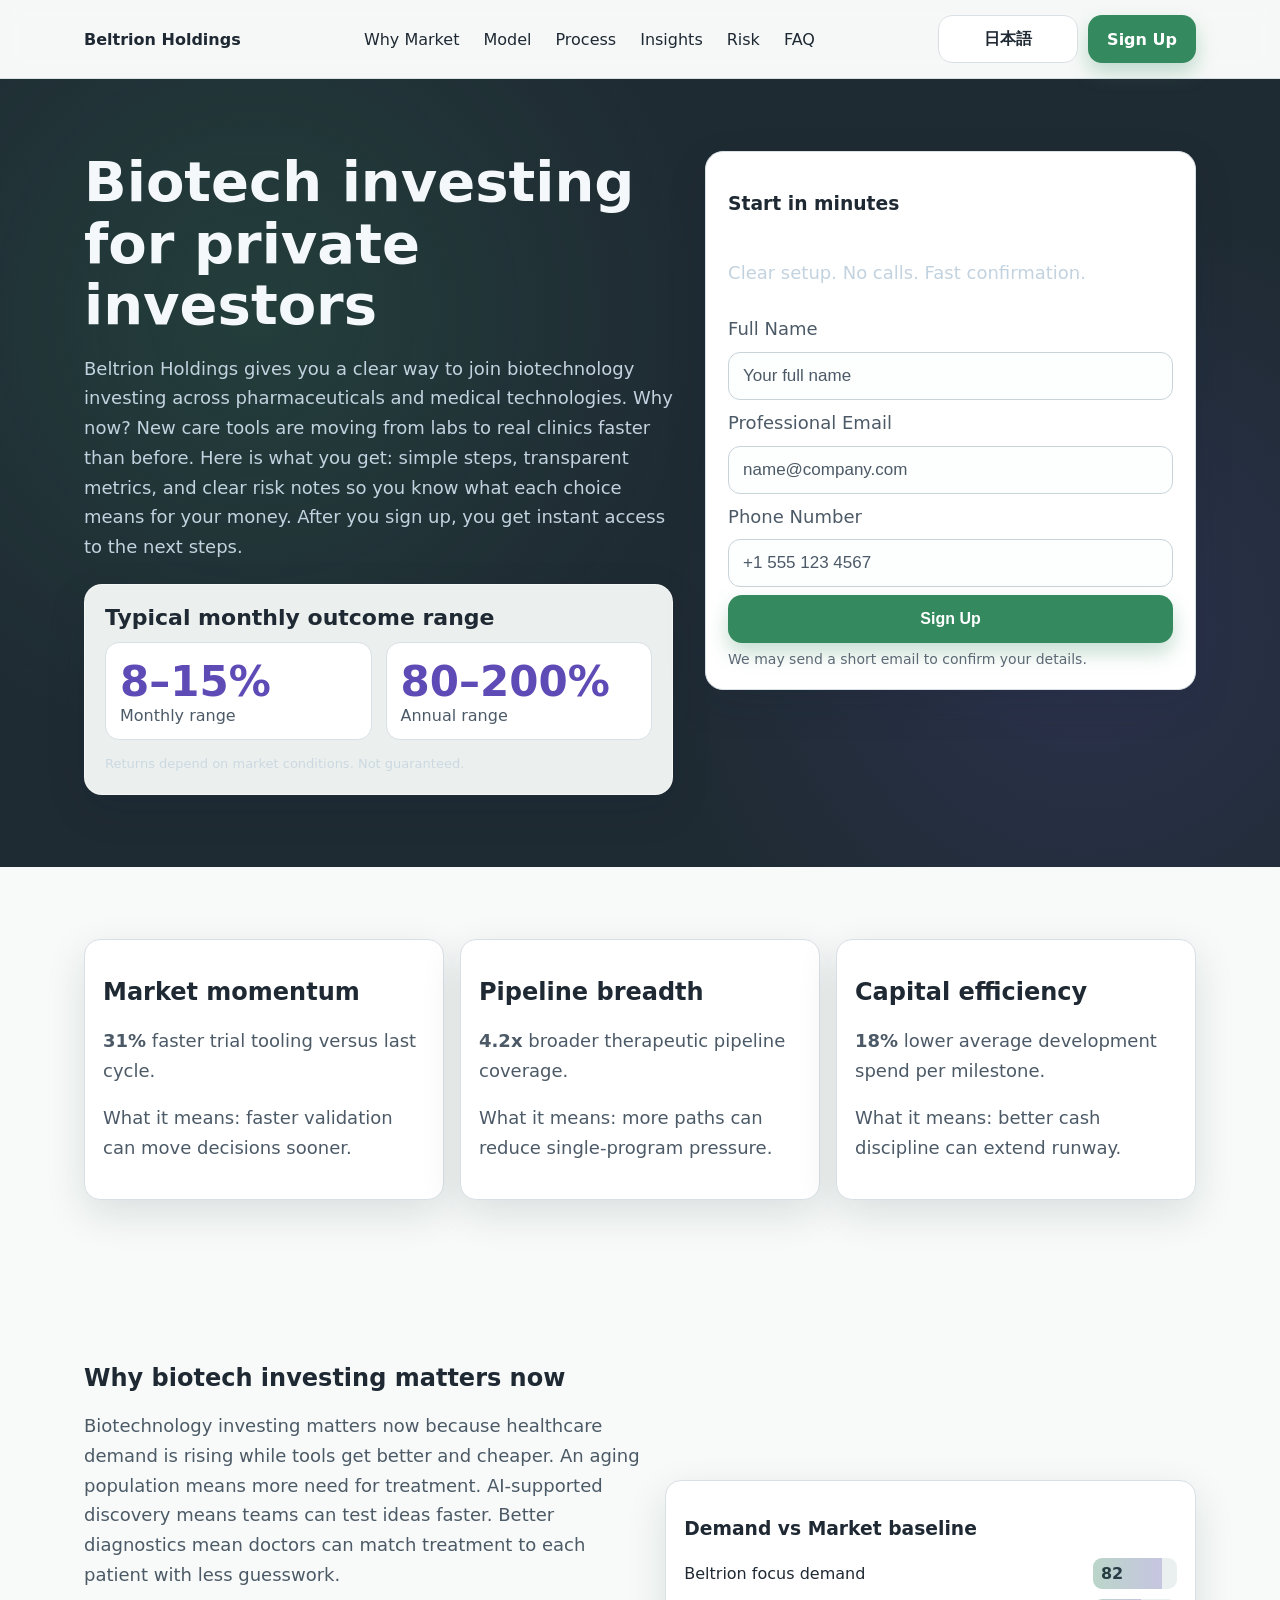
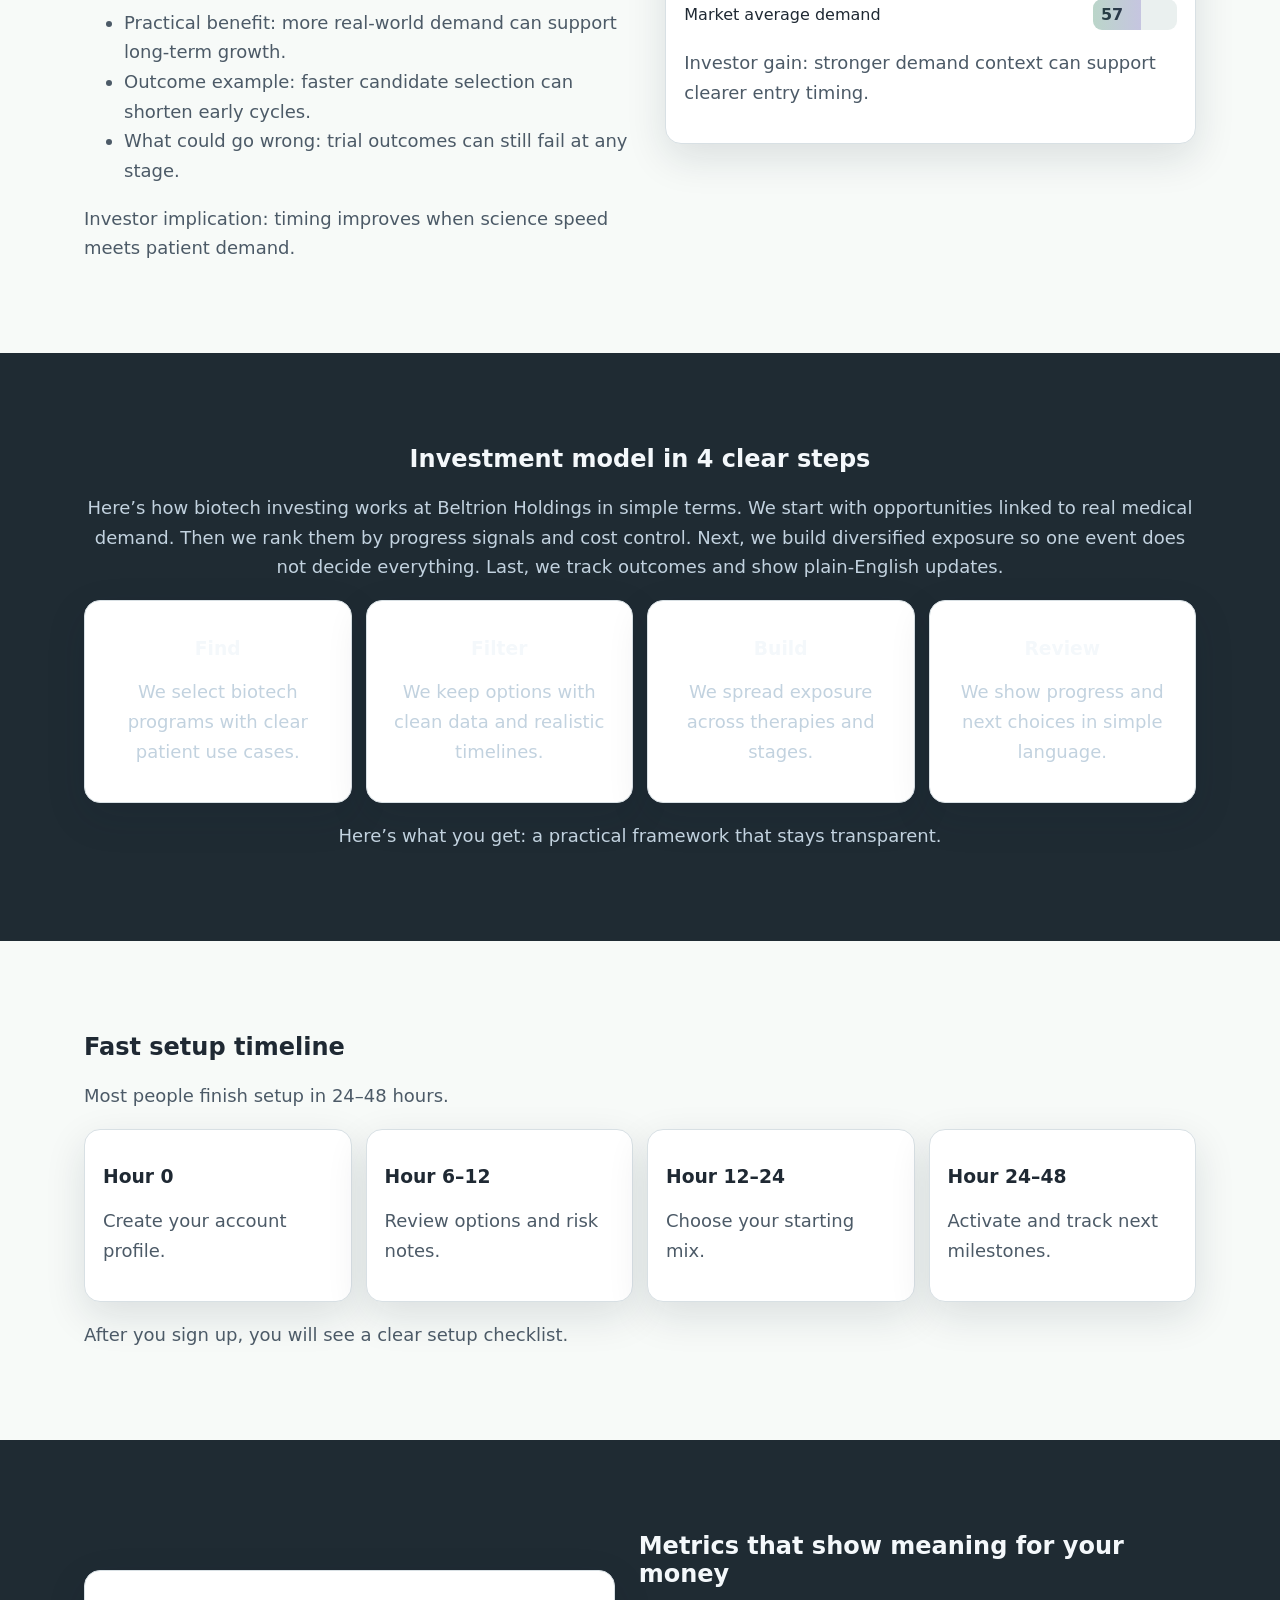
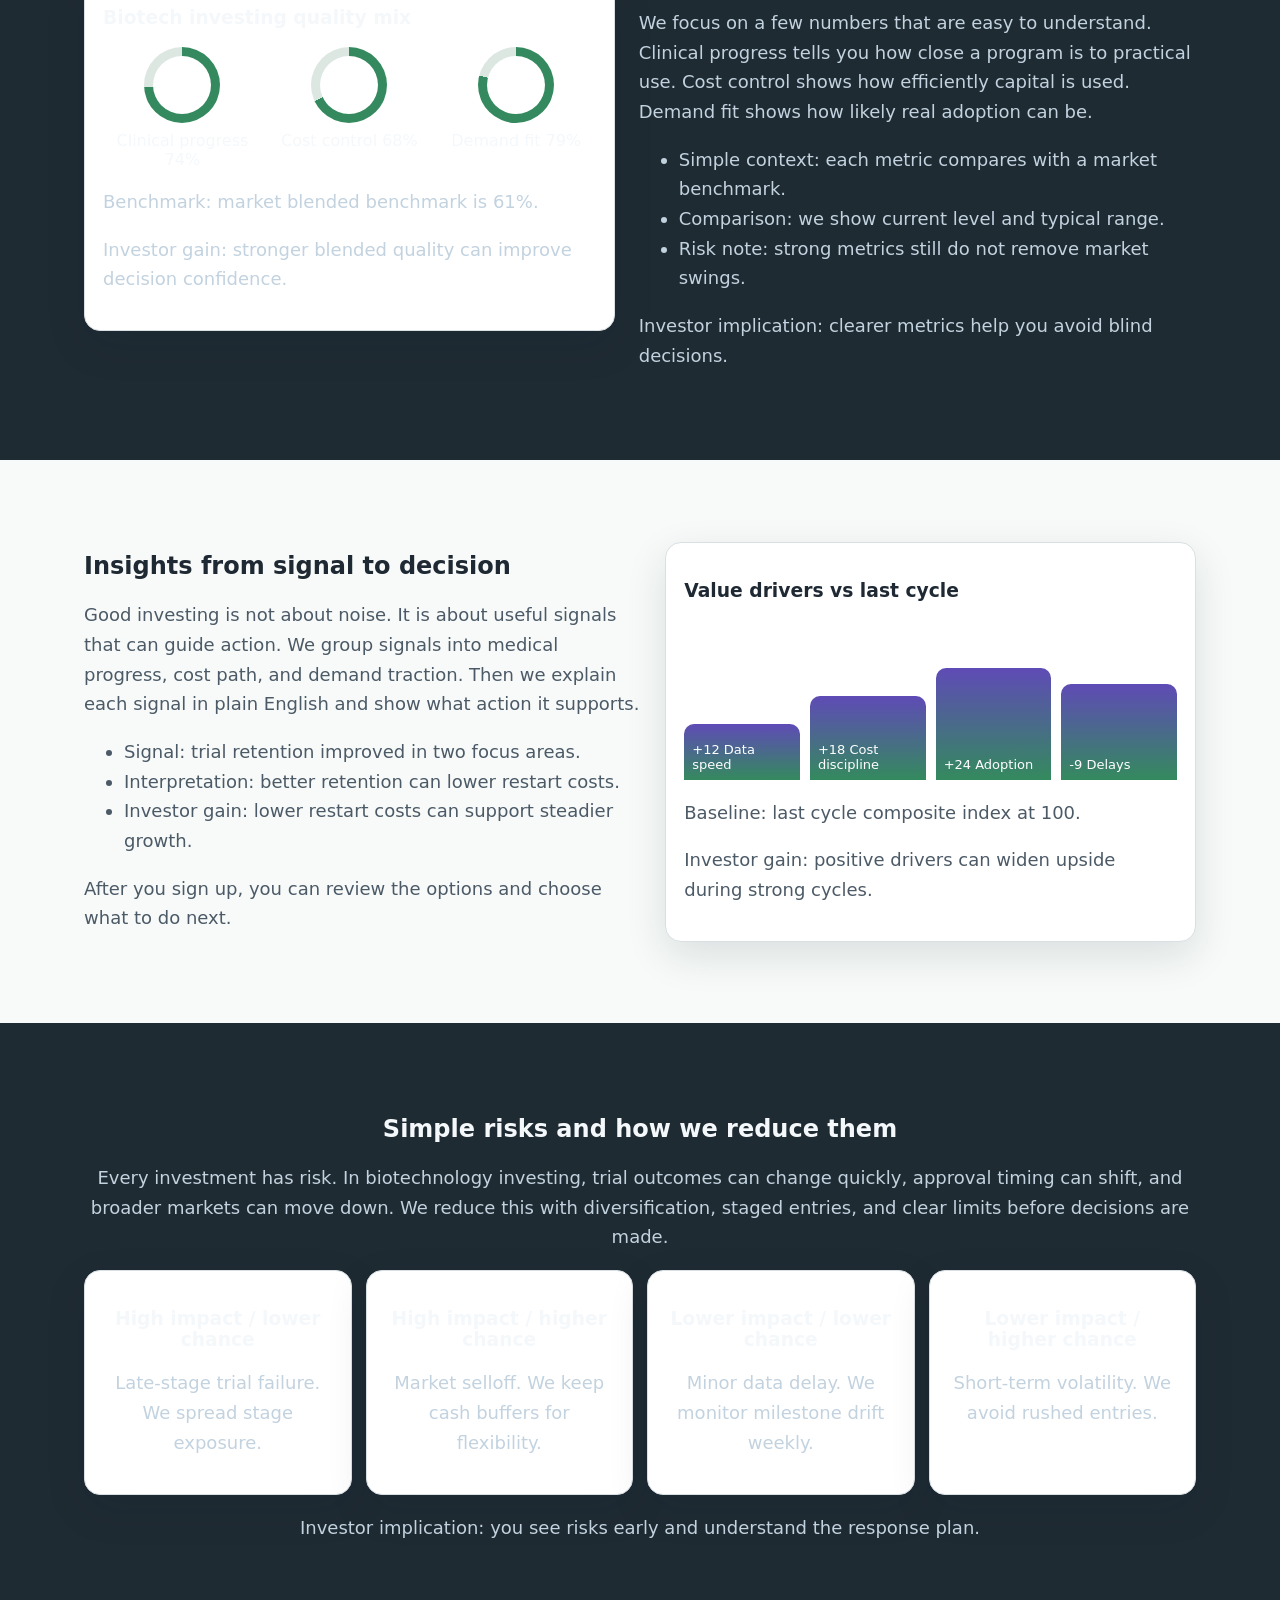
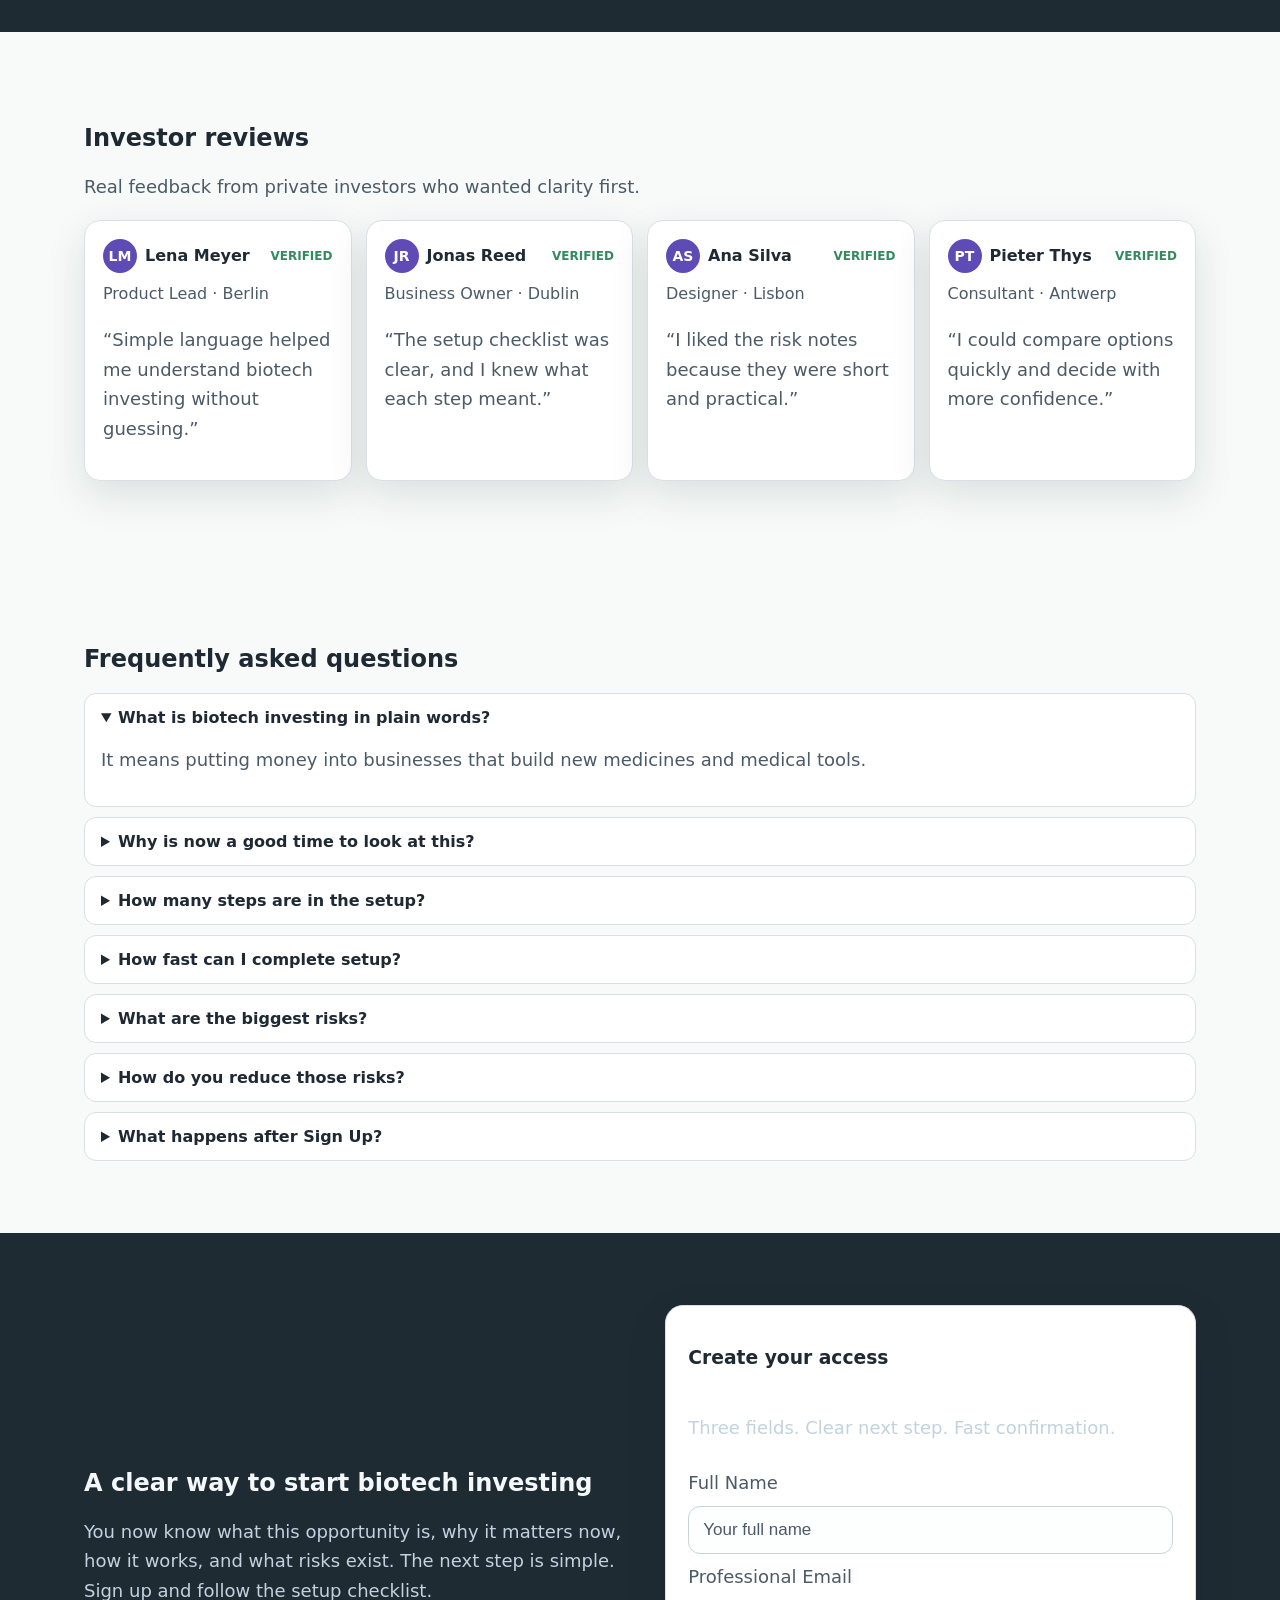
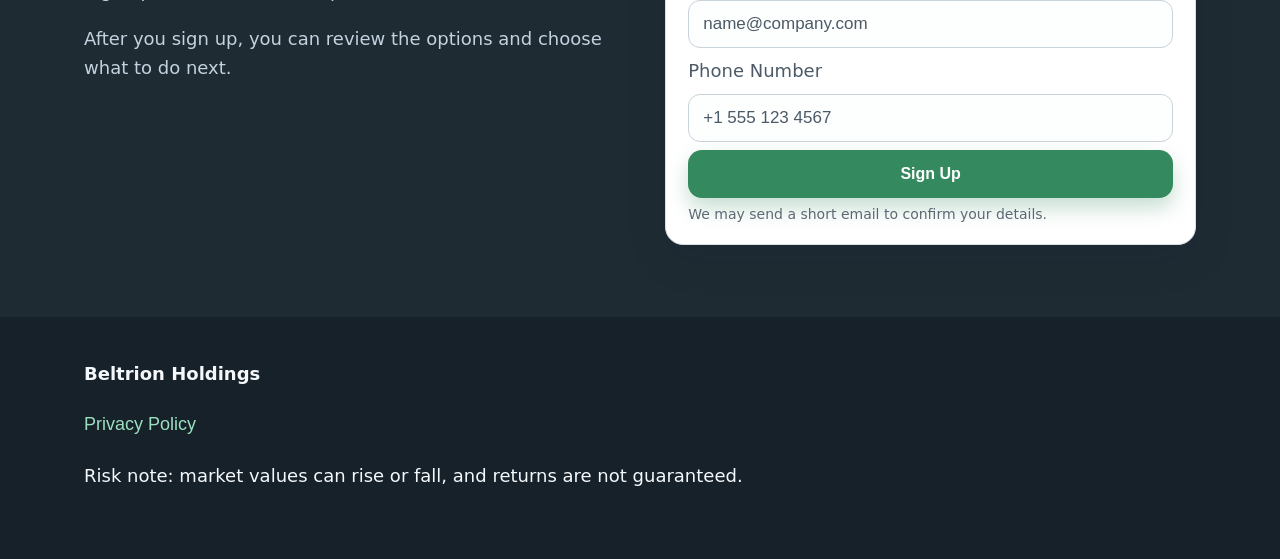
<file: jp/index.html>
<!doctype html>
<html lang="en">
<head>
  <meta charset="utf-8">
  <meta name="viewport" content="width=device-width, initial-scale=1">
  <title>Beltrion Holdings | Biotech Investing for Private Investors | 日本語</title>
  <meta name="description" content="Beltrion Holdings helps private investors access biotechnology, pharmaceuticals, and medical technologies with a clear 24–48 hour setup path.">
  <link rel="canonical" href="https://beltrionholdings.com/jp/index.html">
  
<link rel="alternate" hreflang="en" href="https://beltrionholdings.com/index.html">
<link rel="alternate" hreflang="de" href="https://beltrionholdings.com/de/index.html">
<link rel="alternate" hreflang="fr" href="https://beltrionholdings.com/fr/index.html">
<link rel="alternate" hreflang="es" href="https://beltrionholdings.com/es/index.html">
<link rel="alternate" hreflang="it" href="https://beltrionholdings.com/it/index.html">
<link rel="alternate" hreflang="tr" href="https://beltrionholdings.com/tr/index.html">
<link rel="alternate" hreflang="pt" href="https://beltrionholdings.com/pt/index.html">
<link rel="alternate" hreflang="ja" href="https://beltrionholdings.com/jp/index.html">
<link rel="alternate" hreflang="sk" href="https://beltrionholdings.com/sk/index.html">
<link rel="alternate" hreflang="nl-BE" href="https://beltrionholdings.com/be/index.html">
<link rel="alternate" hreflang="x-default" href="https://beltrionholdings.com/index.html">
  <meta property="og:type" content="website">
  <meta property="og:title" content="Beltrion Holdings | Biotech Investing for Private Investors | 日本語">
  <meta property="og:description" content="Beltrion Holdings helps private investors access biotechnology, pharmaceuticals, and medical technologies with a clear 24–48 hour setup path.">
  <meta property="og:url" content="https://beltrionholdings.com/jp/index.html">
  <meta property="og:site_name" content="Beltrion Holdings">
  <meta property="twitter:card" content="summary_large_image">
  <meta property="twitter:title" content="Beltrion Holdings | Biotech Investing for Private Investors | 日本語">
  <meta property="twitter:description" content="Beltrion Holdings helps private investors access biotechnology, pharmaceuticals, and medical technologies with a clear 24–48 hour setup path.">
  <link rel="stylesheet" href="../assets/style.css">
  <script defer src="../assets/app.js"></script>
  <script type="application/ld+json">{"@context":"https://schema.org","@graph":[{"@type":"Organization","name":"Beltrion Holdings","url":"https://beltrionholdings.com","logo":"https://beltrionholdings.com/assets/img/logo.png"},{"@type":"WebSite","name":"Beltrion Holdings","url":"https://beltrionholdings.com"},{"@type":"FAQPage","mainEntity":[
{"@type":"Question","name":"What is biotech investing at Beltrion Holdings?","acceptedAnswer":{"@type":"Answer","text":"It is a simple way to invest in biotechnology, pharmaceuticals, and medical technologies through one guided setup."}},
{"@type":"Question","name":"Why does this market matter now?","acceptedAnswer":{"@type":"Answer","text":"New treatments, older populations, and faster clinical tools are creating fresh demand right now."}},
{"@type":"Question","name":"How long does setup take?","acceptedAnswer":{"@type":"Answer","text":"Most people finish setup in 24–48 hours using a clear four-step checklist."}},
{"@type":"Question","name":"What do I see after I sign up?","acceptedAnswer":{"@type":"Answer","text":"After you sign up, you get instant access to the next steps and can review options."}},
{"@type":"Question","name":"What are the main risks?","acceptedAnswer":{"@type":"Answer","text":"Drug approvals can take time, trial results can change fast, and markets can move up or down."}},
{"@type":"Question","name":"How do you reduce risk?","acceptedAnswer":{"@type":"Answer","text":"We spread exposure across therapy areas, use clear limits, and share transparent checkpoints."}},
{"@type":"Question","name":"Do I need technical knowledge?","acceptedAnswer":{"@type":"Answer","text":"No. We explain each step in plain English and show what each choice means for your money."}}
]},{"@type":"Review","itemReviewed":{"@type":"Organization","name":"Beltrion Holdings"},"author":{"@type":"Person","name":"Lena Meyer"},"reviewRating":{"@type":"Rating","ratingValue":"5","bestRating":"5"},"reviewBody":"Clear setup steps and simple explanations helped me invest with confidence."}]}</script>
</head>
<body>
  <header class="site-header" id="top">
    <div class="container header-row">
      <a class="brand" href="../index.html">Beltrion Holdings</a>
      <nav class="desktop-nav" aria-label="Primary">
        <a href="#market">Why Market</a><a href="#model">Model</a><a href="#process">Process</a><a href="#insights">Insights</a><a href="#risk">Risk</a><a href="#faq">FAQ</a>
      </nav>
      <div class="header-actions">
        <div class="lang-wrap" data-dropdown>
          <button class="btn btn-lang" aria-expanded="false" aria-haspopup="true">日本語</button>
          <div class="lang-menu" role="menu">
            <a href="../index.html"><span class="flag flag-gb" aria-hidden="true"></span>English</a>
<a href="../de/index.html"><span class="flag flag-de" aria-hidden="true"></span>Deutsch</a>
<a href="../fr/index.html"><span class="flag flag-fr" aria-hidden="true"></span>Français</a>
<a href="../es/index.html"><span class="flag flag-es" aria-hidden="true"></span>Español</a>
<a href="../it/index.html"><span class="flag flag-it" aria-hidden="true"></span>Italiano</a>
<a href="../tr/index.html"><span class="flag flag-tr" aria-hidden="true"></span>Türkçe</a>
<a href="../pt/index.html"><span class="flag flag-pt" aria-hidden="true"></span>Português</a>
<a href="../jp/index.html"><span class="flag flag-jp" aria-hidden="true"></span>日本語</a>
<a href="../sk/index.html"><span class="flag flag-sk" aria-hidden="true"></span>Slovak</a>
<a href="../be/index.html"><span class="flag flag-be" aria-hidden="true"></span>Nederlands (BE)</a>
          </div>
        </div>
        <a href="#signup-final" class="btn btn-primary">Sign Up</a>
        <button class="burger" aria-label="Open menu" aria-expanded="false" aria-controls="mobile-drawer"><span></span><span></span><span></span></button>
      </div>
    </div>
  </header>

  <aside id="mobile-drawer" class="mobile-drawer" aria-hidden="true">
    <button class="drawer-close" aria-label="Close menu">✕</button>
    <nav aria-label="Mobile">
      <a href="#market">Why Market</a><a href="#model">Model</a><a href="#process">Process</a><a href="#insights">Insights</a><a href="#risk">Risk</a><a href="#faq">FAQ</a>
    </nav>
    <div class="lang-wrap" data-dropdown>
      <button class="btn btn-lang" aria-expanded="false" aria-haspopup="true">日本語</button>
      <div class="lang-menu" role="menu"><a href="../index.html"><span class="flag flag-gb" aria-hidden="true"></span>English</a>
<a href="../de/index.html"><span class="flag flag-de" aria-hidden="true"></span>Deutsch</a>
<a href="../fr/index.html"><span class="flag flag-fr" aria-hidden="true"></span>Français</a>
<a href="../es/index.html"><span class="flag flag-es" aria-hidden="true"></span>Español</a>
<a href="../it/index.html"><span class="flag flag-it" aria-hidden="true"></span>Italiano</a>
<a href="../tr/index.html"><span class="flag flag-tr" aria-hidden="true"></span>Türkçe</a>
<a href="../pt/index.html"><span class="flag flag-pt" aria-hidden="true"></span>Português</a>
<a href="../jp/index.html"><span class="flag flag-jp" aria-hidden="true"></span>日本語</a>
<a href="../sk/index.html"><span class="flag flag-sk" aria-hidden="true"></span>Slovak</a>
<a href="../be/index.html"><span class="flag flag-be" aria-hidden="true"></span>Nederlands (BE)</a></div>
    </div>
    <a href="#signup-final" class="btn btn-primary">Sign Up</a>
  </aside>
  <div class="backdrop"></div>

  <main>
    <section class="section dark hero" id="hero">
      <div class="container hero-grid">
        <div class="reveal">
          <h1>Biotech investing for private investors</h1>
          <p>Beltrion Holdings gives you a clear way to join biotechnology investing across pharmaceuticals and medical technologies. Why now? New care tools are moving from labs to real clinics faster than before. Here is what you get: simple steps, transparent metrics, and clear risk notes so you know what each choice means for your money. After you sign up, you get instant access to the next steps.</p>
          <div class="performance-panel" aria-label="Performance Range">
            <h2>Typical monthly outcome range</h2>
            <div class="perf-grid">
              <div><strong>8–15%</strong><span>Monthly range</span></div>
              <div><strong>80–200%</strong><span>Annual range</span></div>
            </div>
            <p>Returns depend on market conditions. Not guaranteed.</p>
          </div>
        </div>
        <form class="form-card reveal" aria-label="Hero sign up form">
          <h3 class="form-title">Start in minutes</h3>
          <p class="form-sub">Clear setup. No calls. Fast confirmation.</p>
          <label for="name-hero">Full Name</label><input id="name-hero" name="name" placeholder="Your full name" required>
          <label for="email-hero">Professional Email</label><input id="email-hero" name="email" type="email" placeholder="name@company.com" required>
          <label for="phone-hero">Phone Number</label><input id="phone-hero" name="phone" type="tel" placeholder="+1 555 123 4567" required>
          <button type="submit" class="btn btn-primary">Sign Up</button>
          <small>We may send a short email to confirm your details.</small>
        </form>
      </div>
    </section>

    <section class="section light kpi-strip">
      <div class="container kpi-grid reveal">
        <article><h2>Market momentum</h2><p><strong>31%</strong> faster trial tooling versus last cycle.</p><p>What it means: faster validation can move decisions sooner.</p></article>
        <article><h2>Pipeline breadth</h2><p><strong>4.2x</strong> broader therapeutic pipeline coverage.</p><p>What it means: more paths can reduce single-program pressure.</p></article>
        <article><h2>Capital efficiency</h2><p><strong>18%</strong> lower average development spend per milestone.</p><p>What it means: better cash discipline can extend runway.</p></article>
      </div>
    </section>

    <section class="section light" id="market">
      <div class="container split reveal">
        <div>
          <h2>Why biotech investing matters now</h2>
          <p>Biotechnology investing matters now because healthcare demand is rising while tools get better and cheaper. An aging population means more need for treatment. AI-supported discovery means teams can test ideas faster. Better diagnostics mean doctors can match treatment to each patient with less guesswork.</p>
          <ul><li>Practical benefit: more real-world demand can support long-term growth.</li><li>Outcome example: faster candidate selection can shorten early cycles.</li><li>What could go wrong: trial outcomes can still fail at any stage.</li></ul>
          <p>Investor implication: timing improves when science speed meets patient demand.</p>
        </div>
        <div class="visual-card dual-bars">
          <h3>Demand vs Market baseline</h3>
          <div class="bar-row"><span>Beltrion focus demand</span><b style="--w:82%">82</b></div>
          <div class="bar-row"><span>Market average demand</span><b style="--w:57%">57</b></div>
          <p>Investor gain: stronger demand context can support clearer entry timing.</p>
        </div>
      </div>
    </section>

    <section class="section dark" id="model">
      <div class="container centered reveal">
        <h2>Investment model in 4 clear steps</h2>
        <p>Here’s how biotech investing works at Beltrion Holdings in simple terms. We start with opportunities linked to real medical demand. Then we rank them by progress signals and cost control. Next, we build diversified exposure so one event does not decide everything. Last, we track outcomes and show plain-English updates.</p>
        <div class="step-grid">
          <article><h3>Find</h3><p>We select biotech programs with clear patient use cases.</p></article>
          <article><h3>Filter</h3><p>We keep options with clean data and realistic timelines.</p></article>
          <article><h3>Build</h3><p>We spread exposure across therapies and stages.</p></article>
          <article><h3>Review</h3><p>We show progress and next choices in simple language.</p></article>
        </div>
        <p>Here’s what you get: a practical framework that stays transparent.</p>
      </div>
    </section>

    <section class="section light" id="process">
      <div class="container reveal">
        <h2>Fast setup timeline</h2>
        <p>Most people finish setup in 24–48 hours.</p>
        <div class="timeline-grid">
          <article><h3>Hour 0</h3><p>Create your account profile.</p></article>
          <article><h3>Hour 6–12</h3><p>Review options and risk notes.</p></article>
          <article><h3>Hour 12–24</h3><p>Choose your starting mix.</p></article>
          <article><h3>Hour 24–48</h3><p>Activate and track next milestones.</p></article>
        </div>
        <p>After you sign up, you will see a clear setup checklist.</p>
      </div>
    </section>

    <section class="section dark" id="metrics">
      <div class="container split reverse reveal">
        <div class="visual-card ring-panel">
          <h3>Biotech investing quality mix</h3>
          <div class="rings"><div><i style="--p:74"></i><span>Clinical progress 74%</span></div><div><i style="--p:68"></i><span>Cost control 68%</span></div><div><i style="--p:79"></i><span>Demand fit 79%</span></div></div>
          <p>Benchmark: market blended benchmark is 61%.</p>
          <p>Investor gain: stronger blended quality can improve decision confidence.</p>
        </div>
        <div>
          <h2>Metrics that show meaning for your money</h2>
          <p>We focus on a few numbers that are easy to understand. Clinical progress tells you how close a program is to practical use. Cost control shows how efficiently capital is used. Demand fit shows how likely real adoption can be.</p>
          <ul><li>Simple context: each metric compares with a market benchmark.</li><li>Comparison: we show current level and typical range.</li><li>Risk note: strong metrics still do not remove market swings.</li></ul>
          <p>Investor implication: clearer metrics help you avoid blind decisions.</p>
        </div>
      </div>
    </section>

    <section class="section light" id="insights">
      <div class="container split reveal">
        <div>
          <h2>Insights from signal to decision</h2>
          <p>Good investing is not about noise. It is about useful signals that can guide action. We group signals into medical progress, cost path, and demand traction. Then we explain each signal in plain English and show what action it supports.</p>
          <ul><li>Signal: trial retention improved in two focus areas.</li><li>Interpretation: better retention can lower restart costs.</li><li>Investor gain: lower restart costs can support steadier growth.</li></ul>
          <p>After you sign up, you can review the options and choose what to do next.</p>
        </div>
        <div class="visual-card waterfall">
          <h3>Value drivers vs last cycle</h3>
          <div class="wf"><span style="--h:35%">+12 Data speed</span><span style="--h:52%">+18 Cost discipline</span><span style="--h:70%">+24 Adoption</span><span style="--h:60%">-9 Delays</span></div>
          <p>Baseline: last cycle composite index at 100.</p>
          <p>Investor gain: positive drivers can widen upside during strong cycles.</p>
        </div>
      </div>
    </section>

    <section class="section dark" id="risk">
      <div class="container centered reveal">
        <h2>Simple risks and how we reduce them</h2>
        <p>Every investment has risk. In biotechnology investing, trial outcomes can change quickly, approval timing can shift, and broader markets can move down. We reduce this with diversification, staged entries, and clear limits before decisions are made.</p>
        <div class="risk-matrix">
          <article><h3>High impact / lower chance</h3><p>Late-stage trial failure. We spread stage exposure.</p></article>
          <article><h3>High impact / higher chance</h3><p>Market selloff. We keep cash buffers for flexibility.</p></article>
          <article><h3>Lower impact / lower chance</h3><p>Minor data delay. We monitor milestone drift weekly.</p></article>
          <article><h3>Lower impact / higher chance</h3><p>Short-term volatility. We avoid rushed entries.</p></article>
        </div>
        <p>Investor implication: you see risks early and understand the response plan.</p>
      </div>
    </section>

    <section class="section light" id="reviews">
      <div class="container reveal">
        <h2>Investor reviews</h2>
        <p>Real feedback from private investors who wanted clarity first.</p>
        <div class="review-grid">
          <article><div class="review-head"><span class="avatar">LM</span><strong>Lena Meyer</strong><em>VERIFIED</em></div><p class="role">Product Lead · Berlin</p><p>“Simple language helped me understand biotech investing without guessing.”</p></article>
          <article><div class="review-head"><span class="avatar">JR</span><strong>Jonas Reed</strong><em>VERIFIED</em></div><p class="role">Business Owner · Dublin</p><p>“The setup checklist was clear, and I knew what each step meant.”</p></article>
          <article><div class="review-head"><span class="avatar">AS</span><strong>Ana Silva</strong><em>VERIFIED</em></div><p class="role">Designer · Lisbon</p><p>“I liked the risk notes because they were short and practical.”</p></article>
          <article><div class="review-head"><span class="avatar">PT</span><strong>Pieter Thys</strong><em>VERIFIED</em></div><p class="role">Consultant · Antwerp</p><p>“I could compare options quickly and decide with more confidence.”</p></article>
        </div>
      </div>
    </section>

    <section class="section light" id="faq">
      <div class="container reveal">
        <h2>Frequently asked questions</h2>
        <div class="faq-list">
          <details open><summary>What is biotech investing in plain words?</summary><p>It means putting money into businesses that build new medicines and medical tools.</p></details>
          <details><summary>Why is now a good time to look at this?</summary><p>Healthcare demand is growing, and development tools are getting faster and smarter.</p></details>
          <details><summary>How many steps are in the setup?</summary><p>Four simple steps from account setup to activation.</p></details>
          <details><summary>How fast can I complete setup?</summary><p>Most people finish setup in 24–48 hours.</p></details>
          <details><summary>What are the biggest risks?</summary><p>Clinical setbacks, slower approvals, and market swings can affect outcomes.</p></details>
          <details><summary>How do you reduce those risks?</summary><p>We diversify exposure and keep clear limits before each decision.</p></details>
          <details><summary>What happens after Sign Up?</summary><p>After you sign up, you get instant access to the next steps.</p></details>
        </div>
      </div>
    </section>

    <section class="section dark" id="signup-final">
      <div class="container split reveal">
        <div>
          <h2>A clear way to start biotech investing</h2>
          <p>You now know what this opportunity is, why it matters now, how it works, and what risks exist. The next step is simple. Sign up and follow the setup checklist.</p>
          <p>After you sign up, you can review the options and choose what to do next.</p>
        </div>
        <form class="form-card" aria-label="Final sign up form">
          <h3 class="form-title">Create your access</h3>
          <p class="form-sub">Three fields. Clear next step. Fast confirmation.</p>
          <label for="name-final">Full Name</label><input id="name-final" name="name" placeholder="Your full name" required>
          <label for="email-final">Professional Email</label><input id="email-final" name="email" type="email" placeholder="name@company.com" required>
          <label for="phone-final">Phone Number</label><input id="phone-final" name="phone" type="tel" placeholder="+1 555 123 4567" required>
          <button type="submit" class="btn btn-primary">Sign Up</button>
          <small>We may send a short email to confirm your details.</small>
        </form>
      </div>
    </section>
  </main>

  <footer class="site-footer">
    <div class="container footer-row">
      <p><strong>Beltrion Holdings</strong></p>
      <button class="privacy-link" data-open-modal>Privacy Policy</button>
      <p>Risk note: market values can rise or fall, and returns are not guaranteed.</p>
    </div>
  </footer>

  <div class="modal" id="privacy-modal" role="dialog" aria-modal="true" aria-labelledby="privacy-title" aria-hidden="true">
    <div class="modal-panel">
      <button class="modal-x" data-close-modal aria-label="Close privacy policy">✕</button>
      <h2 id="privacy-title">Privacy Policy</h2>
      <p><strong>Introduction:</strong> We explain how we collect and use your information in clear terms.</p>
      <p><strong>Data collection:</strong> We collect name, email, phone, and site activity needed for setup.</p>
      <p><strong>Legal basis:</strong> We process data to provide requested access and meet legal duties.</p>
      <p><strong>Cookies:</strong> Cookies help basic site function and simple analytics.</p>
      <p><strong>Retention:</strong> We keep data only as long as needed for service and records.</p>
      <p><strong>Third-party sharing:</strong> We share limited data with secure service providers when required.</p>
      <p><strong>Security:</strong> We use encryption and access controls to protect your information.</p>
      <p><strong>User rights:</strong> You can request access, correction, or deletion where law allows.</p>
      <p><strong>International transfers:</strong> Data may be processed in other regions with safeguards.</p>
      <p><strong>Industry risk disclosure:</strong> Biotechnology, pharmaceuticals, and medical technologies can be volatile.</p>
      <p><strong>Contact:</strong> Email support@beltrionholdings.com for privacy requests.</p>
      <div class="modal-footer"><button class="btn" data-close-modal>Close</button></div>
    </div>
  </div>
</body>
</html>
</file>
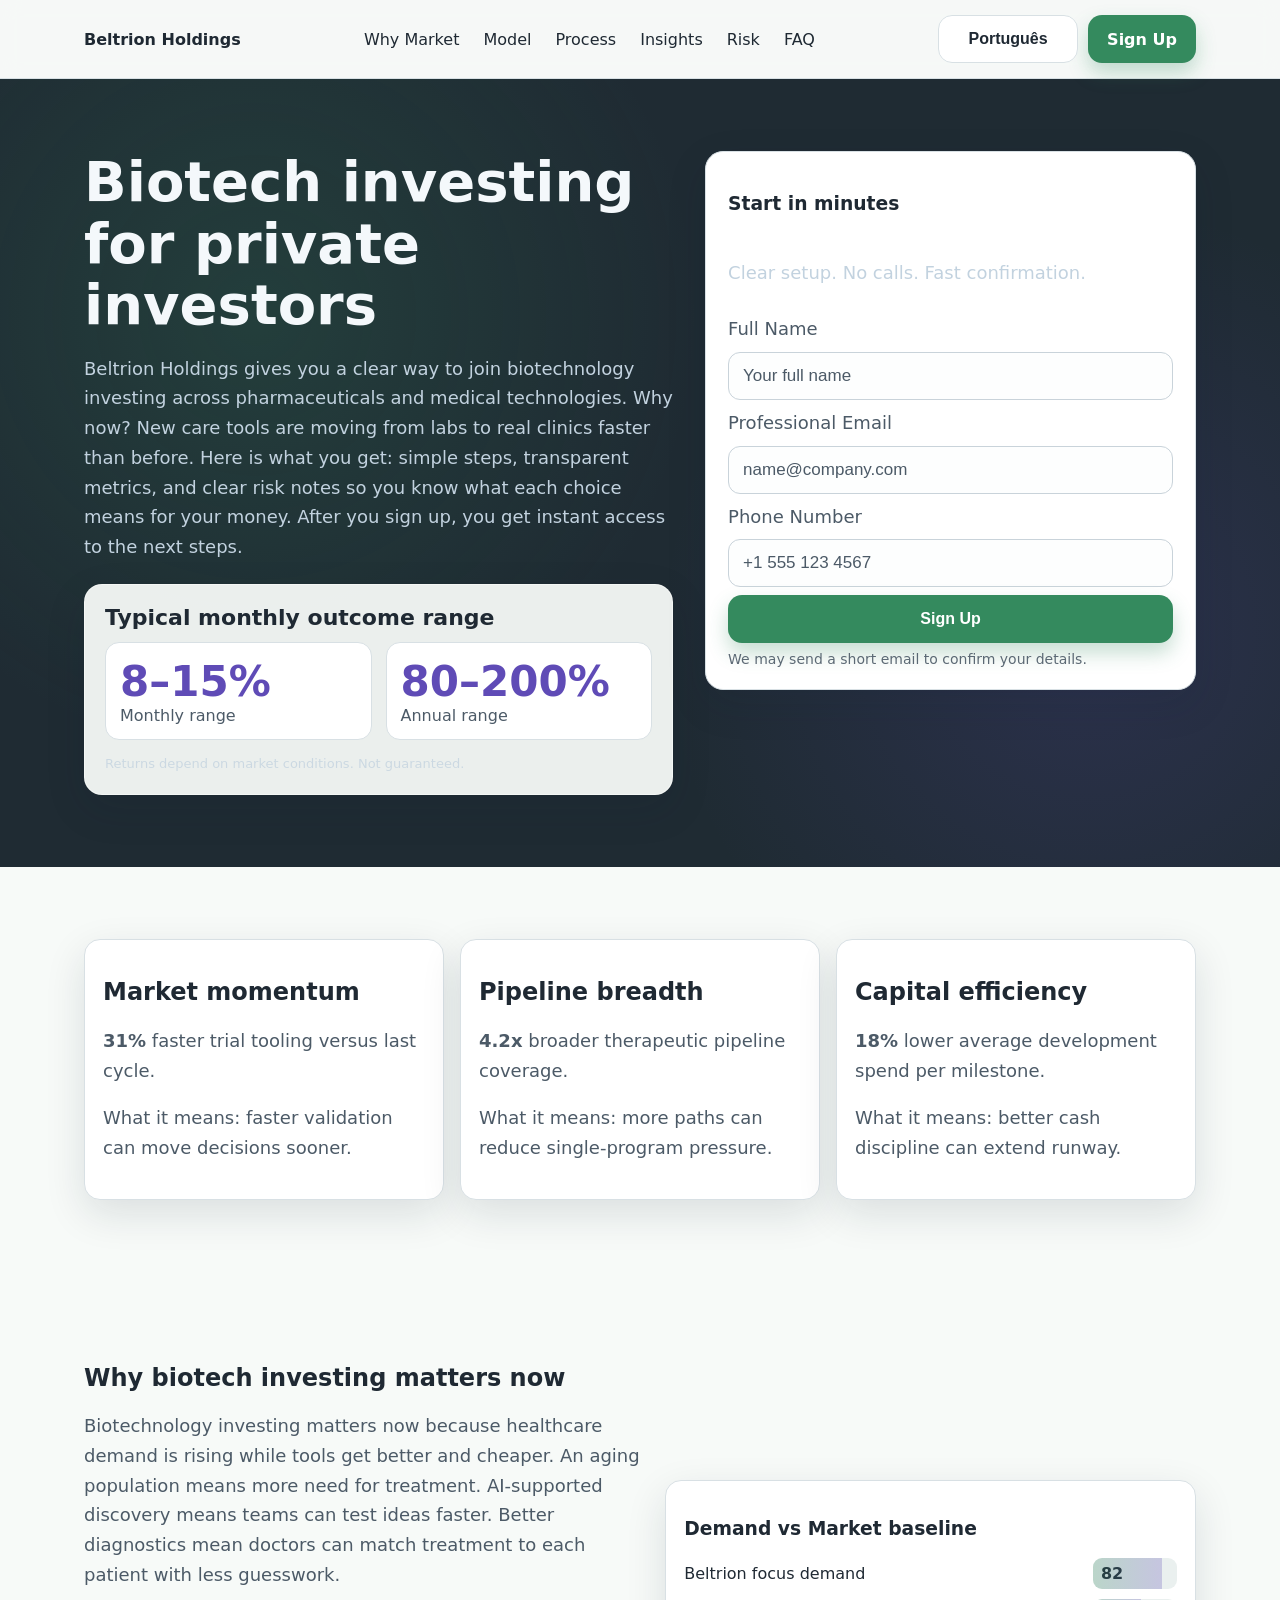
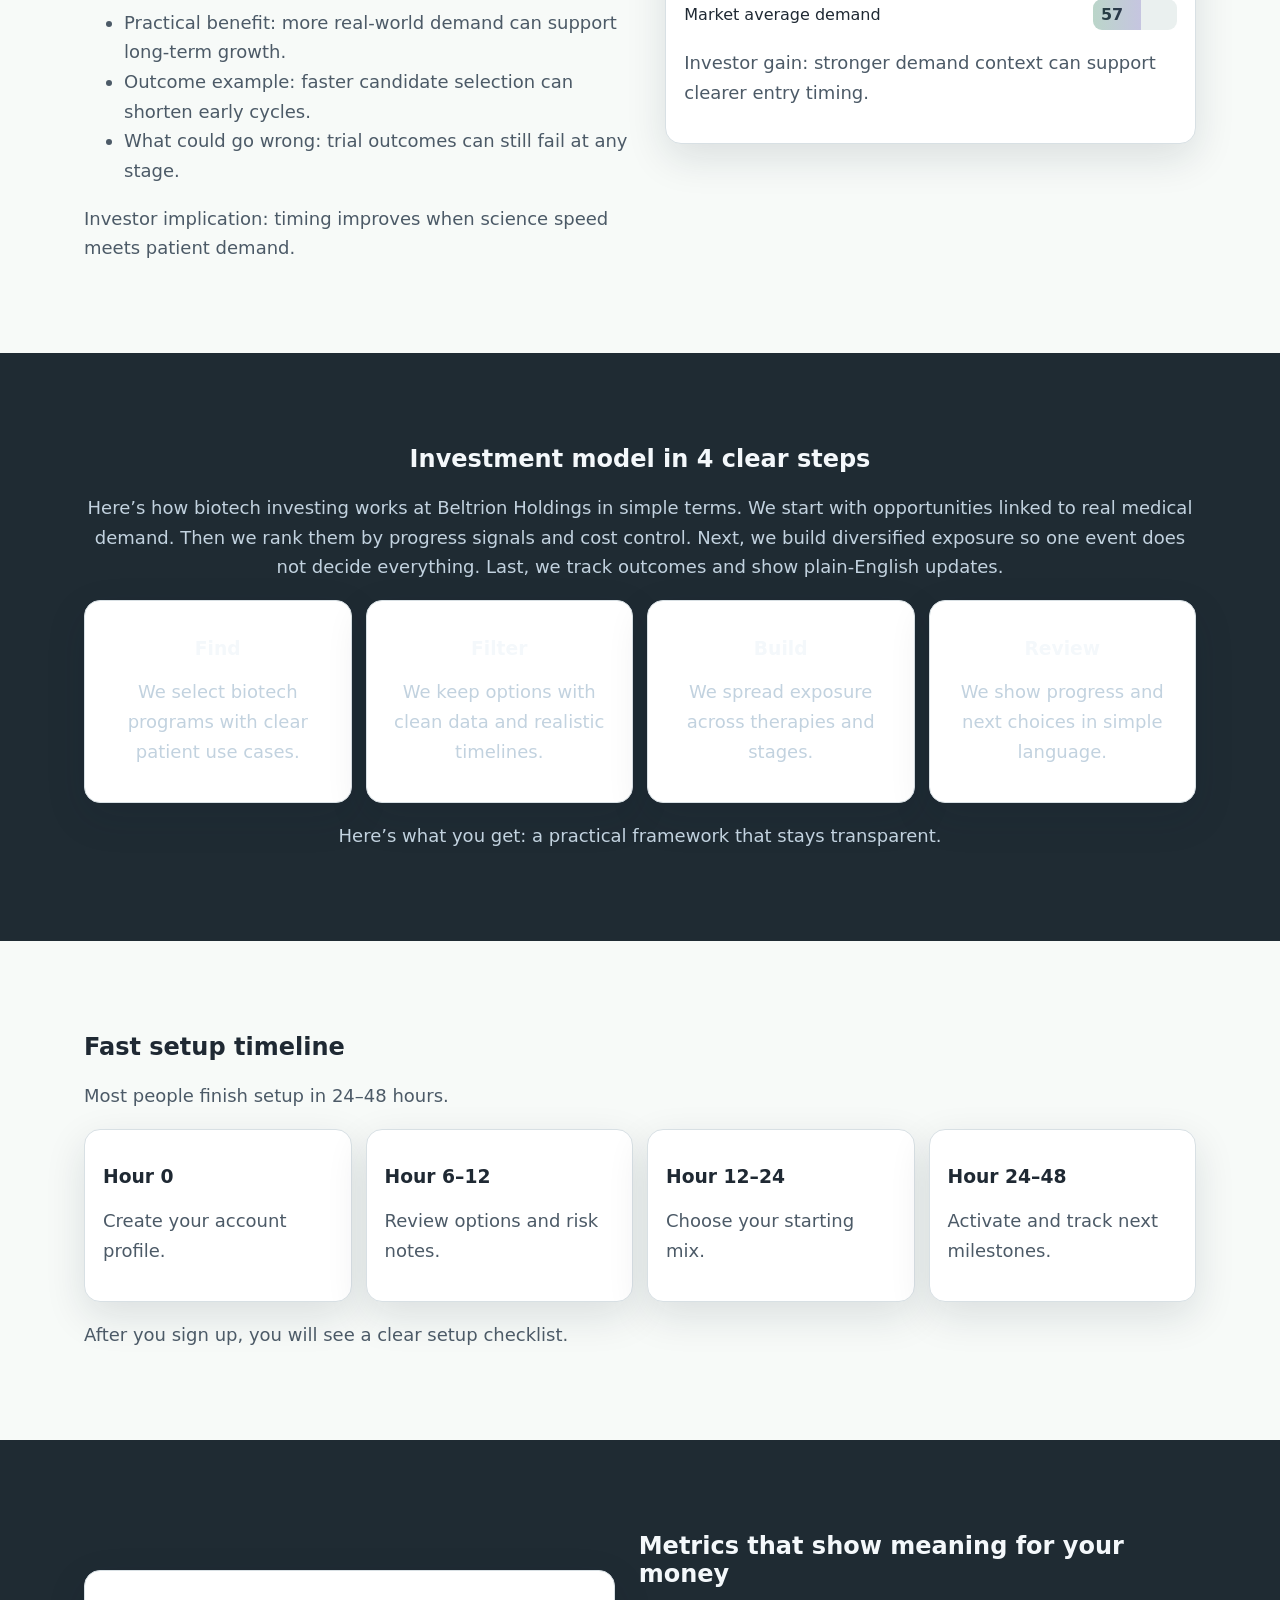
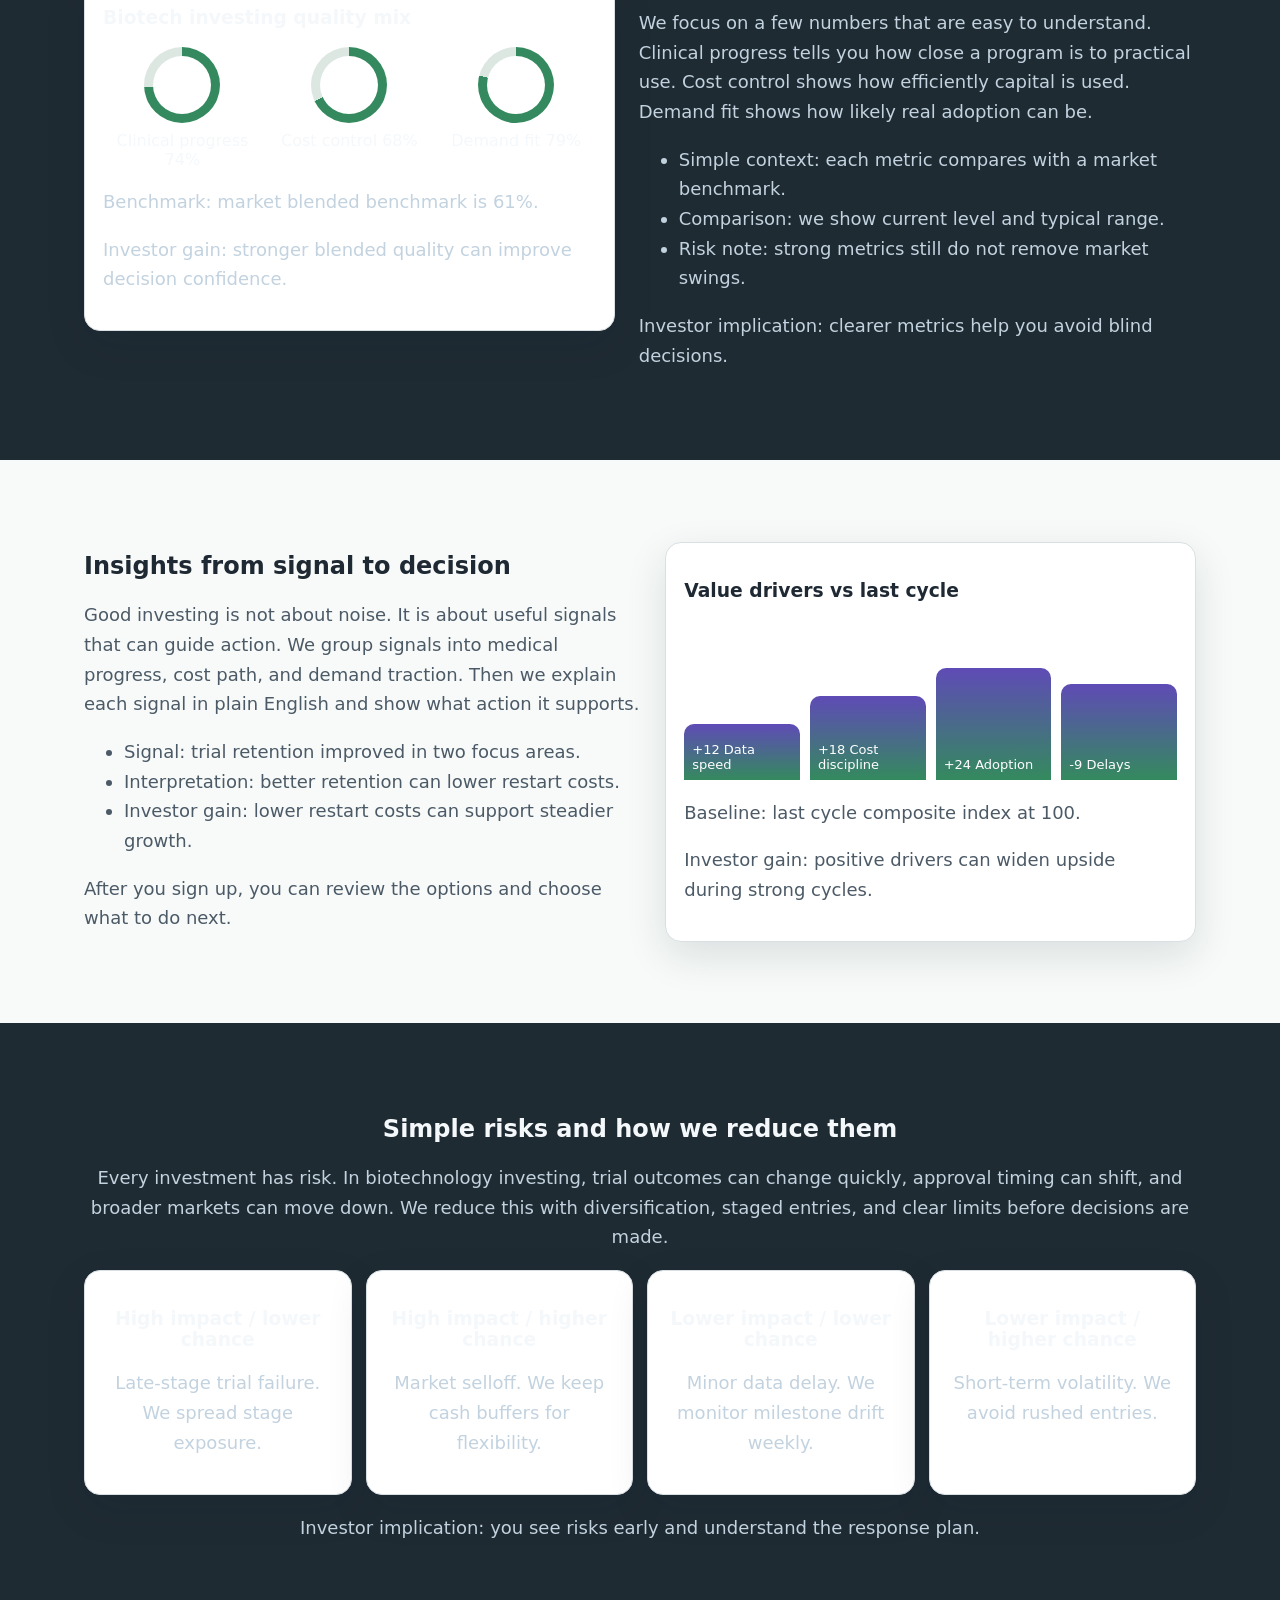
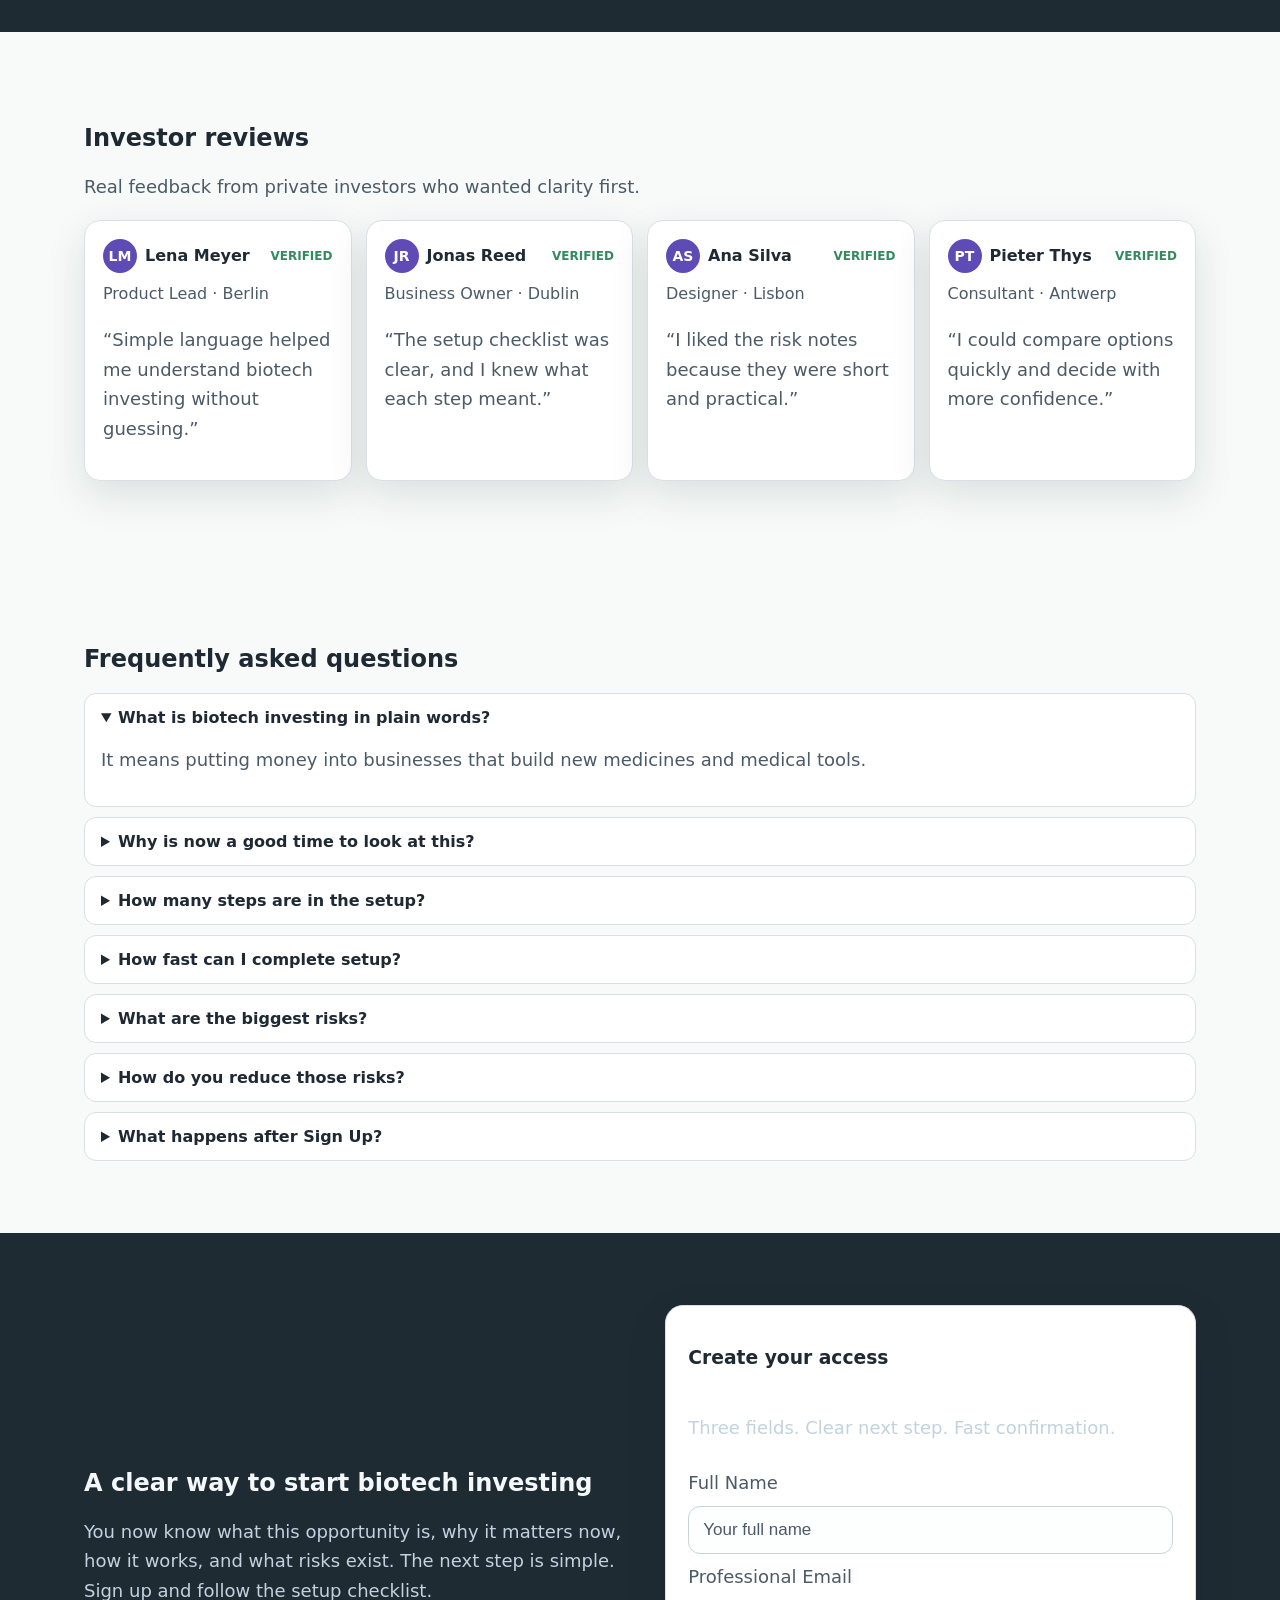
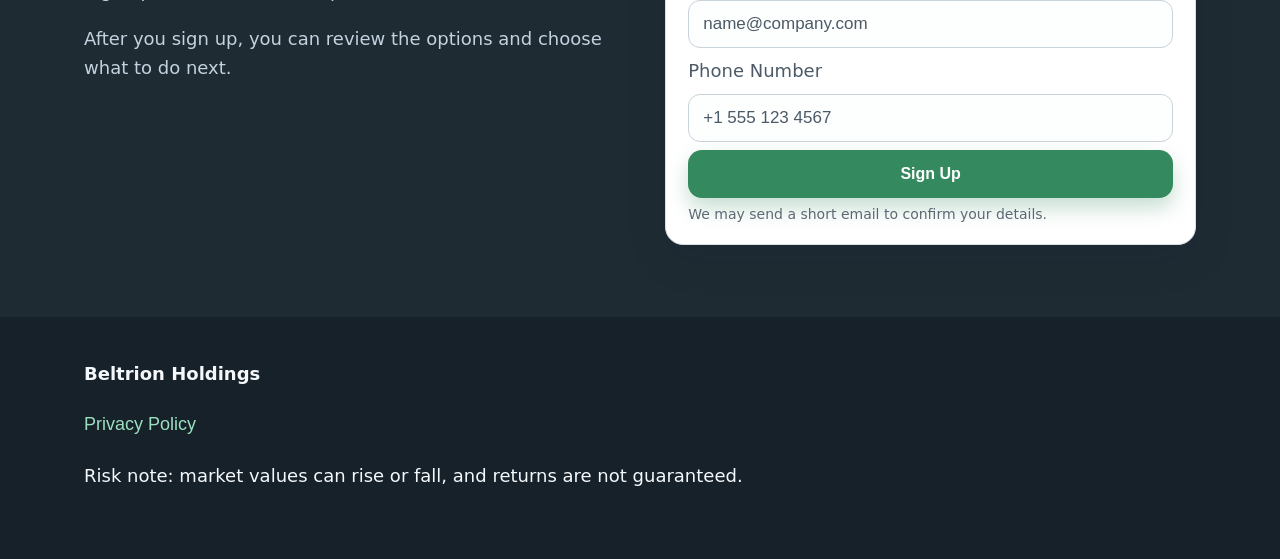
<file: pt/index.html>
<!doctype html>
<html lang="en">
<head>
  <meta charset="utf-8">
  <meta name="viewport" content="width=device-width, initial-scale=1">
  <title>Beltrion Holdings | Biotech Investing for Private Investors | Português</title>
  <meta name="description" content="Beltrion Holdings helps private investors access biotechnology, pharmaceuticals, and medical technologies with a clear 24–48 hour setup path.">
  <link rel="canonical" href="https://beltrionholdings.com/pt/index.html">
  
<link rel="alternate" hreflang="en" href="https://beltrionholdings.com/index.html">
<link rel="alternate" hreflang="de" href="https://beltrionholdings.com/de/index.html">
<link rel="alternate" hreflang="fr" href="https://beltrionholdings.com/fr/index.html">
<link rel="alternate" hreflang="es" href="https://beltrionholdings.com/es/index.html">
<link rel="alternate" hreflang="it" href="https://beltrionholdings.com/it/index.html">
<link rel="alternate" hreflang="tr" href="https://beltrionholdings.com/tr/index.html">
<link rel="alternate" hreflang="pt" href="https://beltrionholdings.com/pt/index.html">
<link rel="alternate" hreflang="ja" href="https://beltrionholdings.com/jp/index.html">
<link rel="alternate" hreflang="sk" href="https://beltrionholdings.com/sk/index.html">
<link rel="alternate" hreflang="nl-BE" href="https://beltrionholdings.com/be/index.html">
<link rel="alternate" hreflang="x-default" href="https://beltrionholdings.com/index.html">
  <meta property="og:type" content="website">
  <meta property="og:title" content="Beltrion Holdings | Biotech Investing for Private Investors | Português">
  <meta property="og:description" content="Beltrion Holdings helps private investors access biotechnology, pharmaceuticals, and medical technologies with a clear 24–48 hour setup path.">
  <meta property="og:url" content="https://beltrionholdings.com/pt/index.html">
  <meta property="og:site_name" content="Beltrion Holdings">
  <meta property="twitter:card" content="summary_large_image">
  <meta property="twitter:title" content="Beltrion Holdings | Biotech Investing for Private Investors | Português">
  <meta property="twitter:description" content="Beltrion Holdings helps private investors access biotechnology, pharmaceuticals, and medical technologies with a clear 24–48 hour setup path.">
  <link rel="stylesheet" href="../assets/style.css">
  <script defer src="../assets/app.js"></script>
  <script type="application/ld+json">{"@context":"https://schema.org","@graph":[{"@type":"Organization","name":"Beltrion Holdings","url":"https://beltrionholdings.com","logo":"https://beltrionholdings.com/assets/img/logo.png"},{"@type":"WebSite","name":"Beltrion Holdings","url":"https://beltrionholdings.com"},{"@type":"FAQPage","mainEntity":[
{"@type":"Question","name":"What is biotech investing at Beltrion Holdings?","acceptedAnswer":{"@type":"Answer","text":"It is a simple way to invest in biotechnology, pharmaceuticals, and medical technologies through one guided setup."}},
{"@type":"Question","name":"Why does this market matter now?","acceptedAnswer":{"@type":"Answer","text":"New treatments, older populations, and faster clinical tools are creating fresh demand right now."}},
{"@type":"Question","name":"How long does setup take?","acceptedAnswer":{"@type":"Answer","text":"Most people finish setup in 24–48 hours using a clear four-step checklist."}},
{"@type":"Question","name":"What do I see after I sign up?","acceptedAnswer":{"@type":"Answer","text":"After you sign up, you get instant access to the next steps and can review options."}},
{"@type":"Question","name":"What are the main risks?","acceptedAnswer":{"@type":"Answer","text":"Drug approvals can take time, trial results can change fast, and markets can move up or down."}},
{"@type":"Question","name":"How do you reduce risk?","acceptedAnswer":{"@type":"Answer","text":"We spread exposure across therapy areas, use clear limits, and share transparent checkpoints."}},
{"@type":"Question","name":"Do I need technical knowledge?","acceptedAnswer":{"@type":"Answer","text":"No. We explain each step in plain English and show what each choice means for your money."}}
]},{"@type":"Review","itemReviewed":{"@type":"Organization","name":"Beltrion Holdings"},"author":{"@type":"Person","name":"Lena Meyer"},"reviewRating":{"@type":"Rating","ratingValue":"5","bestRating":"5"},"reviewBody":"Clear setup steps and simple explanations helped me invest with confidence."}]}</script>
</head>
<body>
  <header class="site-header" id="top">
    <div class="container header-row">
      <a class="brand" href="../index.html">Beltrion Holdings</a>
      <nav class="desktop-nav" aria-label="Primary">
        <a href="#market">Why Market</a><a href="#model">Model</a><a href="#process">Process</a><a href="#insights">Insights</a><a href="#risk">Risk</a><a href="#faq">FAQ</a>
      </nav>
      <div class="header-actions">
        <div class="lang-wrap" data-dropdown>
          <button class="btn btn-lang" aria-expanded="false" aria-haspopup="true">Português</button>
          <div class="lang-menu" role="menu">
            <a href="../index.html"><span class="flag flag-gb" aria-hidden="true"></span>English</a>
<a href="../de/index.html"><span class="flag flag-de" aria-hidden="true"></span>Deutsch</a>
<a href="../fr/index.html"><span class="flag flag-fr" aria-hidden="true"></span>Français</a>
<a href="../es/index.html"><span class="flag flag-es" aria-hidden="true"></span>Español</a>
<a href="../it/index.html"><span class="flag flag-it" aria-hidden="true"></span>Italiano</a>
<a href="../tr/index.html"><span class="flag flag-tr" aria-hidden="true"></span>Türkçe</a>
<a href="../pt/index.html"><span class="flag flag-pt" aria-hidden="true"></span>Português</a>
<a href="../jp/index.html"><span class="flag flag-jp" aria-hidden="true"></span>日本語</a>
<a href="../sk/index.html"><span class="flag flag-sk" aria-hidden="true"></span>Slovak</a>
<a href="../be/index.html"><span class="flag flag-be" aria-hidden="true"></span>Nederlands (BE)</a>
          </div>
        </div>
        <a href="#signup-final" class="btn btn-primary">Sign Up</a>
        <button class="burger" aria-label="Open menu" aria-expanded="false" aria-controls="mobile-drawer"><span></span><span></span><span></span></button>
      </div>
    </div>
  </header>

  <aside id="mobile-drawer" class="mobile-drawer" aria-hidden="true">
    <button class="drawer-close" aria-label="Close menu">✕</button>
    <nav aria-label="Mobile">
      <a href="#market">Why Market</a><a href="#model">Model</a><a href="#process">Process</a><a href="#insights">Insights</a><a href="#risk">Risk</a><a href="#faq">FAQ</a>
    </nav>
    <div class="lang-wrap" data-dropdown>
      <button class="btn btn-lang" aria-expanded="false" aria-haspopup="true">Português</button>
      <div class="lang-menu" role="menu"><a href="../index.html"><span class="flag flag-gb" aria-hidden="true"></span>English</a>
<a href="../de/index.html"><span class="flag flag-de" aria-hidden="true"></span>Deutsch</a>
<a href="../fr/index.html"><span class="flag flag-fr" aria-hidden="true"></span>Français</a>
<a href="../es/index.html"><span class="flag flag-es" aria-hidden="true"></span>Español</a>
<a href="../it/index.html"><span class="flag flag-it" aria-hidden="true"></span>Italiano</a>
<a href="../tr/index.html"><span class="flag flag-tr" aria-hidden="true"></span>Türkçe</a>
<a href="../pt/index.html"><span class="flag flag-pt" aria-hidden="true"></span>Português</a>
<a href="../jp/index.html"><span class="flag flag-jp" aria-hidden="true"></span>日本語</a>
<a href="../sk/index.html"><span class="flag flag-sk" aria-hidden="true"></span>Slovak</a>
<a href="../be/index.html"><span class="flag flag-be" aria-hidden="true"></span>Nederlands (BE)</a></div>
    </div>
    <a href="#signup-final" class="btn btn-primary">Sign Up</a>
  </aside>
  <div class="backdrop"></div>

  <main>
    <section class="section dark hero" id="hero">
      <div class="container hero-grid">
        <div class="reveal">
          <h1>Biotech investing for private investors</h1>
          <p>Beltrion Holdings gives you a clear way to join biotechnology investing across pharmaceuticals and medical technologies. Why now? New care tools are moving from labs to real clinics faster than before. Here is what you get: simple steps, transparent metrics, and clear risk notes so you know what each choice means for your money. After you sign up, you get instant access to the next steps.</p>
          <div class="performance-panel" aria-label="Performance Range">
            <h2>Typical monthly outcome range</h2>
            <div class="perf-grid">
              <div><strong>8–15%</strong><span>Monthly range</span></div>
              <div><strong>80–200%</strong><span>Annual range</span></div>
            </div>
            <p>Returns depend on market conditions. Not guaranteed.</p>
          </div>
        </div>
        <form class="form-card reveal" aria-label="Hero sign up form">
          <h3 class="form-title">Start in minutes</h3>
          <p class="form-sub">Clear setup. No calls. Fast confirmation.</p>
          <label for="name-hero">Full Name</label><input id="name-hero" name="name" placeholder="Your full name" required>
          <label for="email-hero">Professional Email</label><input id="email-hero" name="email" type="email" placeholder="name@company.com" required>
          <label for="phone-hero">Phone Number</label><input id="phone-hero" name="phone" type="tel" placeholder="+1 555 123 4567" required>
          <button type="submit" class="btn btn-primary">Sign Up</button>
          <small>We may send a short email to confirm your details.</small>
        </form>
      </div>
    </section>

    <section class="section light kpi-strip">
      <div class="container kpi-grid reveal">
        <article><h2>Market momentum</h2><p><strong>31%</strong> faster trial tooling versus last cycle.</p><p>What it means: faster validation can move decisions sooner.</p></article>
        <article><h2>Pipeline breadth</h2><p><strong>4.2x</strong> broader therapeutic pipeline coverage.</p><p>What it means: more paths can reduce single-program pressure.</p></article>
        <article><h2>Capital efficiency</h2><p><strong>18%</strong> lower average development spend per milestone.</p><p>What it means: better cash discipline can extend runway.</p></article>
      </div>
    </section>

    <section class="section light" id="market">
      <div class="container split reveal">
        <div>
          <h2>Why biotech investing matters now</h2>
          <p>Biotechnology investing matters now because healthcare demand is rising while tools get better and cheaper. An aging population means more need for treatment. AI-supported discovery means teams can test ideas faster. Better diagnostics mean doctors can match treatment to each patient with less guesswork.</p>
          <ul><li>Practical benefit: more real-world demand can support long-term growth.</li><li>Outcome example: faster candidate selection can shorten early cycles.</li><li>What could go wrong: trial outcomes can still fail at any stage.</li></ul>
          <p>Investor implication: timing improves when science speed meets patient demand.</p>
        </div>
        <div class="visual-card dual-bars">
          <h3>Demand vs Market baseline</h3>
          <div class="bar-row"><span>Beltrion focus demand</span><b style="--w:82%">82</b></div>
          <div class="bar-row"><span>Market average demand</span><b style="--w:57%">57</b></div>
          <p>Investor gain: stronger demand context can support clearer entry timing.</p>
        </div>
      </div>
    </section>

    <section class="section dark" id="model">
      <div class="container centered reveal">
        <h2>Investment model in 4 clear steps</h2>
        <p>Here’s how biotech investing works at Beltrion Holdings in simple terms. We start with opportunities linked to real medical demand. Then we rank them by progress signals and cost control. Next, we build diversified exposure so one event does not decide everything. Last, we track outcomes and show plain-English updates.</p>
        <div class="step-grid">
          <article><h3>Find</h3><p>We select biotech programs with clear patient use cases.</p></article>
          <article><h3>Filter</h3><p>We keep options with clean data and realistic timelines.</p></article>
          <article><h3>Build</h3><p>We spread exposure across therapies and stages.</p></article>
          <article><h3>Review</h3><p>We show progress and next choices in simple language.</p></article>
        </div>
        <p>Here’s what you get: a practical framework that stays transparent.</p>
      </div>
    </section>

    <section class="section light" id="process">
      <div class="container reveal">
        <h2>Fast setup timeline</h2>
        <p>Most people finish setup in 24–48 hours.</p>
        <div class="timeline-grid">
          <article><h3>Hour 0</h3><p>Create your account profile.</p></article>
          <article><h3>Hour 6–12</h3><p>Review options and risk notes.</p></article>
          <article><h3>Hour 12–24</h3><p>Choose your starting mix.</p></article>
          <article><h3>Hour 24–48</h3><p>Activate and track next milestones.</p></article>
        </div>
        <p>After you sign up, you will see a clear setup checklist.</p>
      </div>
    </section>

    <section class="section dark" id="metrics">
      <div class="container split reverse reveal">
        <div class="visual-card ring-panel">
          <h3>Biotech investing quality mix</h3>
          <div class="rings"><div><i style="--p:74"></i><span>Clinical progress 74%</span></div><div><i style="--p:68"></i><span>Cost control 68%</span></div><div><i style="--p:79"></i><span>Demand fit 79%</span></div></div>
          <p>Benchmark: market blended benchmark is 61%.</p>
          <p>Investor gain: stronger blended quality can improve decision confidence.</p>
        </div>
        <div>
          <h2>Metrics that show meaning for your money</h2>
          <p>We focus on a few numbers that are easy to understand. Clinical progress tells you how close a program is to practical use. Cost control shows how efficiently capital is used. Demand fit shows how likely real adoption can be.</p>
          <ul><li>Simple context: each metric compares with a market benchmark.</li><li>Comparison: we show current level and typical range.</li><li>Risk note: strong metrics still do not remove market swings.</li></ul>
          <p>Investor implication: clearer metrics help you avoid blind decisions.</p>
        </div>
      </div>
    </section>

    <section class="section light" id="insights">
      <div class="container split reveal">
        <div>
          <h2>Insights from signal to decision</h2>
          <p>Good investing is not about noise. It is about useful signals that can guide action. We group signals into medical progress, cost path, and demand traction. Then we explain each signal in plain English and show what action it supports.</p>
          <ul><li>Signal: trial retention improved in two focus areas.</li><li>Interpretation: better retention can lower restart costs.</li><li>Investor gain: lower restart costs can support steadier growth.</li></ul>
          <p>After you sign up, you can review the options and choose what to do next.</p>
        </div>
        <div class="visual-card waterfall">
          <h3>Value drivers vs last cycle</h3>
          <div class="wf"><span style="--h:35%">+12 Data speed</span><span style="--h:52%">+18 Cost discipline</span><span style="--h:70%">+24 Adoption</span><span style="--h:60%">-9 Delays</span></div>
          <p>Baseline: last cycle composite index at 100.</p>
          <p>Investor gain: positive drivers can widen upside during strong cycles.</p>
        </div>
      </div>
    </section>

    <section class="section dark" id="risk">
      <div class="container centered reveal">
        <h2>Simple risks and how we reduce them</h2>
        <p>Every investment has risk. In biotechnology investing, trial outcomes can change quickly, approval timing can shift, and broader markets can move down. We reduce this with diversification, staged entries, and clear limits before decisions are made.</p>
        <div class="risk-matrix">
          <article><h3>High impact / lower chance</h3><p>Late-stage trial failure. We spread stage exposure.</p></article>
          <article><h3>High impact / higher chance</h3><p>Market selloff. We keep cash buffers for flexibility.</p></article>
          <article><h3>Lower impact / lower chance</h3><p>Minor data delay. We monitor milestone drift weekly.</p></article>
          <article><h3>Lower impact / higher chance</h3><p>Short-term volatility. We avoid rushed entries.</p></article>
        </div>
        <p>Investor implication: you see risks early and understand the response plan.</p>
      </div>
    </section>

    <section class="section light" id="reviews">
      <div class="container reveal">
        <h2>Investor reviews</h2>
        <p>Real feedback from private investors who wanted clarity first.</p>
        <div class="review-grid">
          <article><div class="review-head"><span class="avatar">LM</span><strong>Lena Meyer</strong><em>VERIFIED</em></div><p class="role">Product Lead · Berlin</p><p>“Simple language helped me understand biotech investing without guessing.”</p></article>
          <article><div class="review-head"><span class="avatar">JR</span><strong>Jonas Reed</strong><em>VERIFIED</em></div><p class="role">Business Owner · Dublin</p><p>“The setup checklist was clear, and I knew what each step meant.”</p></article>
          <article><div class="review-head"><span class="avatar">AS</span><strong>Ana Silva</strong><em>VERIFIED</em></div><p class="role">Designer · Lisbon</p><p>“I liked the risk notes because they were short and practical.”</p></article>
          <article><div class="review-head"><span class="avatar">PT</span><strong>Pieter Thys</strong><em>VERIFIED</em></div><p class="role">Consultant · Antwerp</p><p>“I could compare options quickly and decide with more confidence.”</p></article>
        </div>
      </div>
    </section>

    <section class="section light" id="faq">
      <div class="container reveal">
        <h2>Frequently asked questions</h2>
        <div class="faq-list">
          <details open><summary>What is biotech investing in plain words?</summary><p>It means putting money into businesses that build new medicines and medical tools.</p></details>
          <details><summary>Why is now a good time to look at this?</summary><p>Healthcare demand is growing, and development tools are getting faster and smarter.</p></details>
          <details><summary>How many steps are in the setup?</summary><p>Four simple steps from account setup to activation.</p></details>
          <details><summary>How fast can I complete setup?</summary><p>Most people finish setup in 24–48 hours.</p></details>
          <details><summary>What are the biggest risks?</summary><p>Clinical setbacks, slower approvals, and market swings can affect outcomes.</p></details>
          <details><summary>How do you reduce those risks?</summary><p>We diversify exposure and keep clear limits before each decision.</p></details>
          <details><summary>What happens after Sign Up?</summary><p>After you sign up, you get instant access to the next steps.</p></details>
        </div>
      </div>
    </section>

    <section class="section dark" id="signup-final">
      <div class="container split reveal">
        <div>
          <h2>A clear way to start biotech investing</h2>
          <p>You now know what this opportunity is, why it matters now, how it works, and what risks exist. The next step is simple. Sign up and follow the setup checklist.</p>
          <p>After you sign up, you can review the options and choose what to do next.</p>
        </div>
        <form class="form-card" aria-label="Final sign up form">
          <h3 class="form-title">Create your access</h3>
          <p class="form-sub">Three fields. Clear next step. Fast confirmation.</p>
          <label for="name-final">Full Name</label><input id="name-final" name="name" placeholder="Your full name" required>
          <label for="email-final">Professional Email</label><input id="email-final" name="email" type="email" placeholder="name@company.com" required>
          <label for="phone-final">Phone Number</label><input id="phone-final" name="phone" type="tel" placeholder="+1 555 123 4567" required>
          <button type="submit" class="btn btn-primary">Sign Up</button>
          <small>We may send a short email to confirm your details.</small>
        </form>
      </div>
    </section>
  </main>

  <footer class="site-footer">
    <div class="container footer-row">
      <p><strong>Beltrion Holdings</strong></p>
      <button class="privacy-link" data-open-modal>Privacy Policy</button>
      <p>Risk note: market values can rise or fall, and returns are not guaranteed.</p>
    </div>
  </footer>

  <div class="modal" id="privacy-modal" role="dialog" aria-modal="true" aria-labelledby="privacy-title" aria-hidden="true">
    <div class="modal-panel">
      <button class="modal-x" data-close-modal aria-label="Close privacy policy">✕</button>
      <h2 id="privacy-title">Privacy Policy</h2>
      <p><strong>Introduction:</strong> We explain how we collect and use your information in clear terms.</p>
      <p><strong>Data collection:</strong> We collect name, email, phone, and site activity needed for setup.</p>
      <p><strong>Legal basis:</strong> We process data to provide requested access and meet legal duties.</p>
      <p><strong>Cookies:</strong> Cookies help basic site function and simple analytics.</p>
      <p><strong>Retention:</strong> We keep data only as long as needed for service and records.</p>
      <p><strong>Third-party sharing:</strong> We share limited data with secure service providers when required.</p>
      <p><strong>Security:</strong> We use encryption and access controls to protect your information.</p>
      <p><strong>User rights:</strong> You can request access, correction, or deletion where law allows.</p>
      <p><strong>International transfers:</strong> Data may be processed in other regions with safeguards.</p>
      <p><strong>Industry risk disclosure:</strong> Biotechnology, pharmaceuticals, and medical technologies can be volatile.</p>
      <p><strong>Contact:</strong> Email support@beltrionholdings.com for privacy requests.</p>
      <div class="modal-footer"><button class="btn" data-close-modal>Close</button></div>
    </div>
  </div>
</body>
</html>
</file>
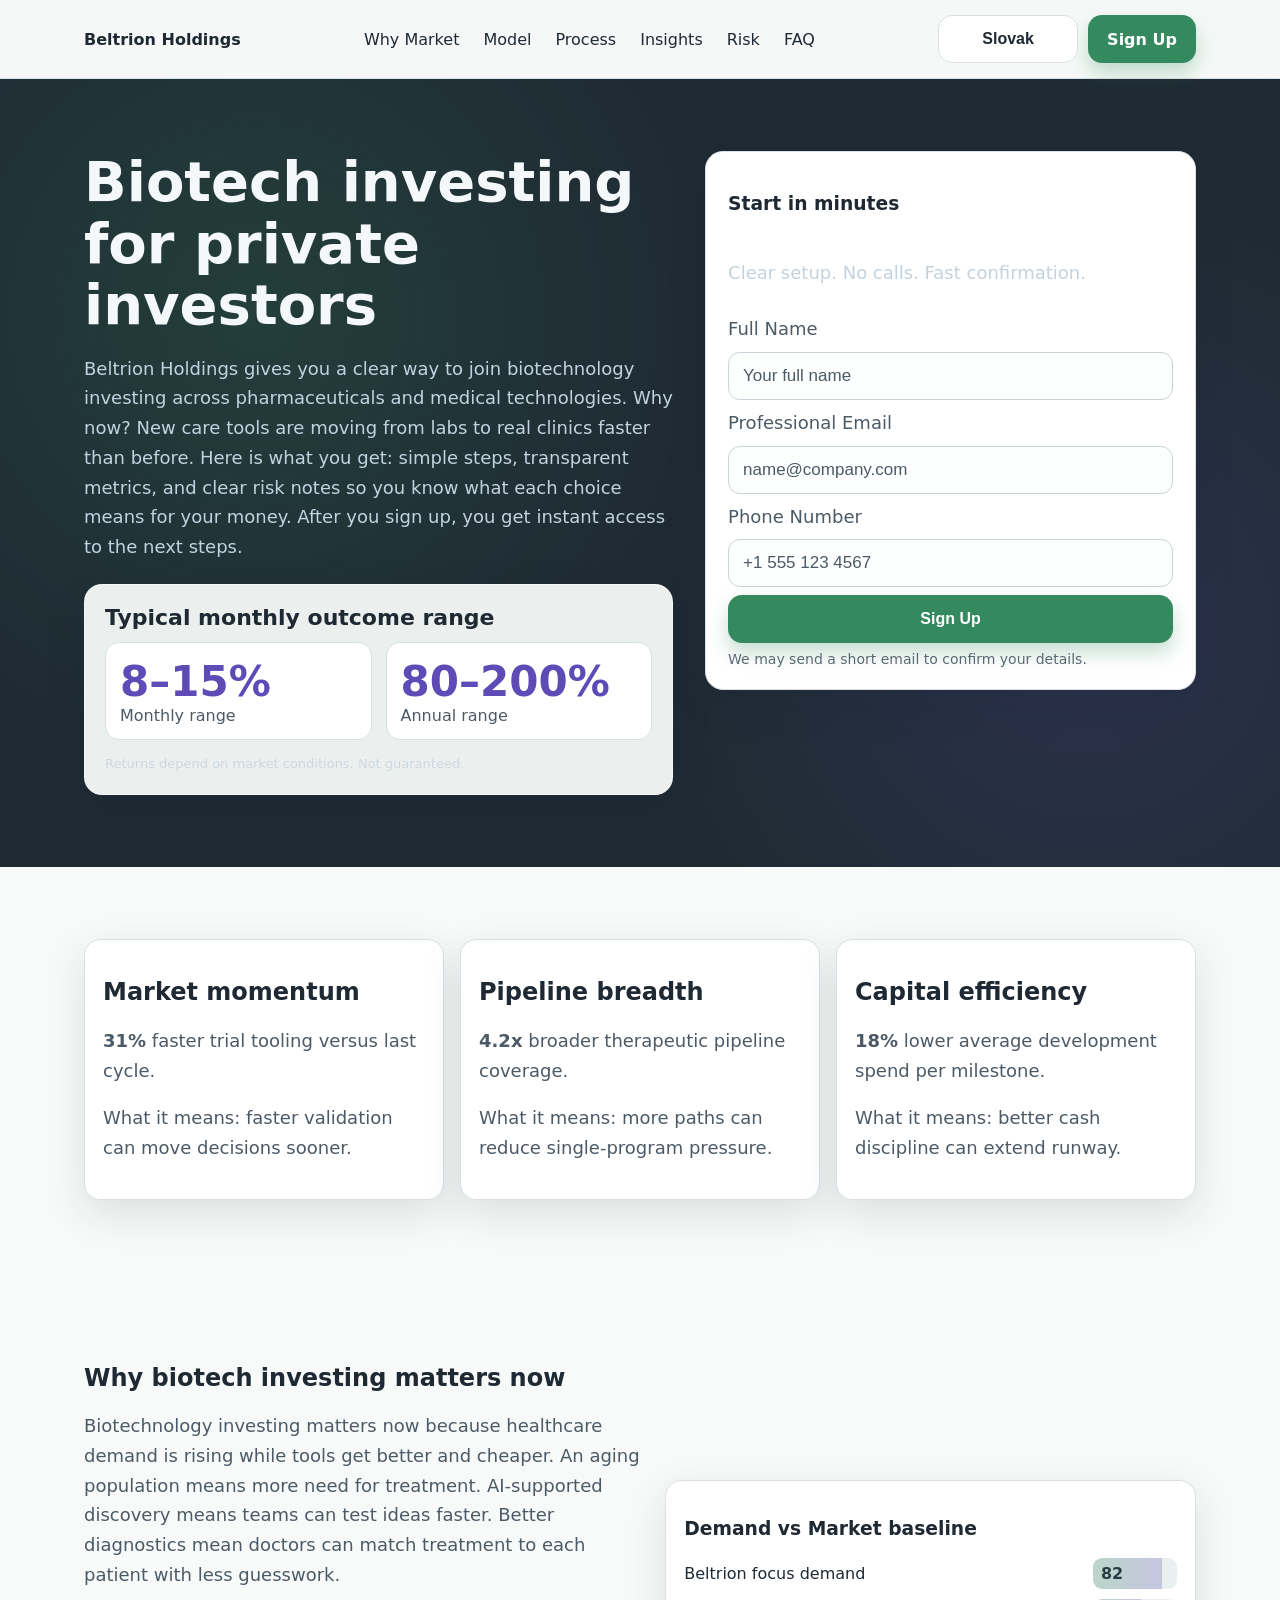
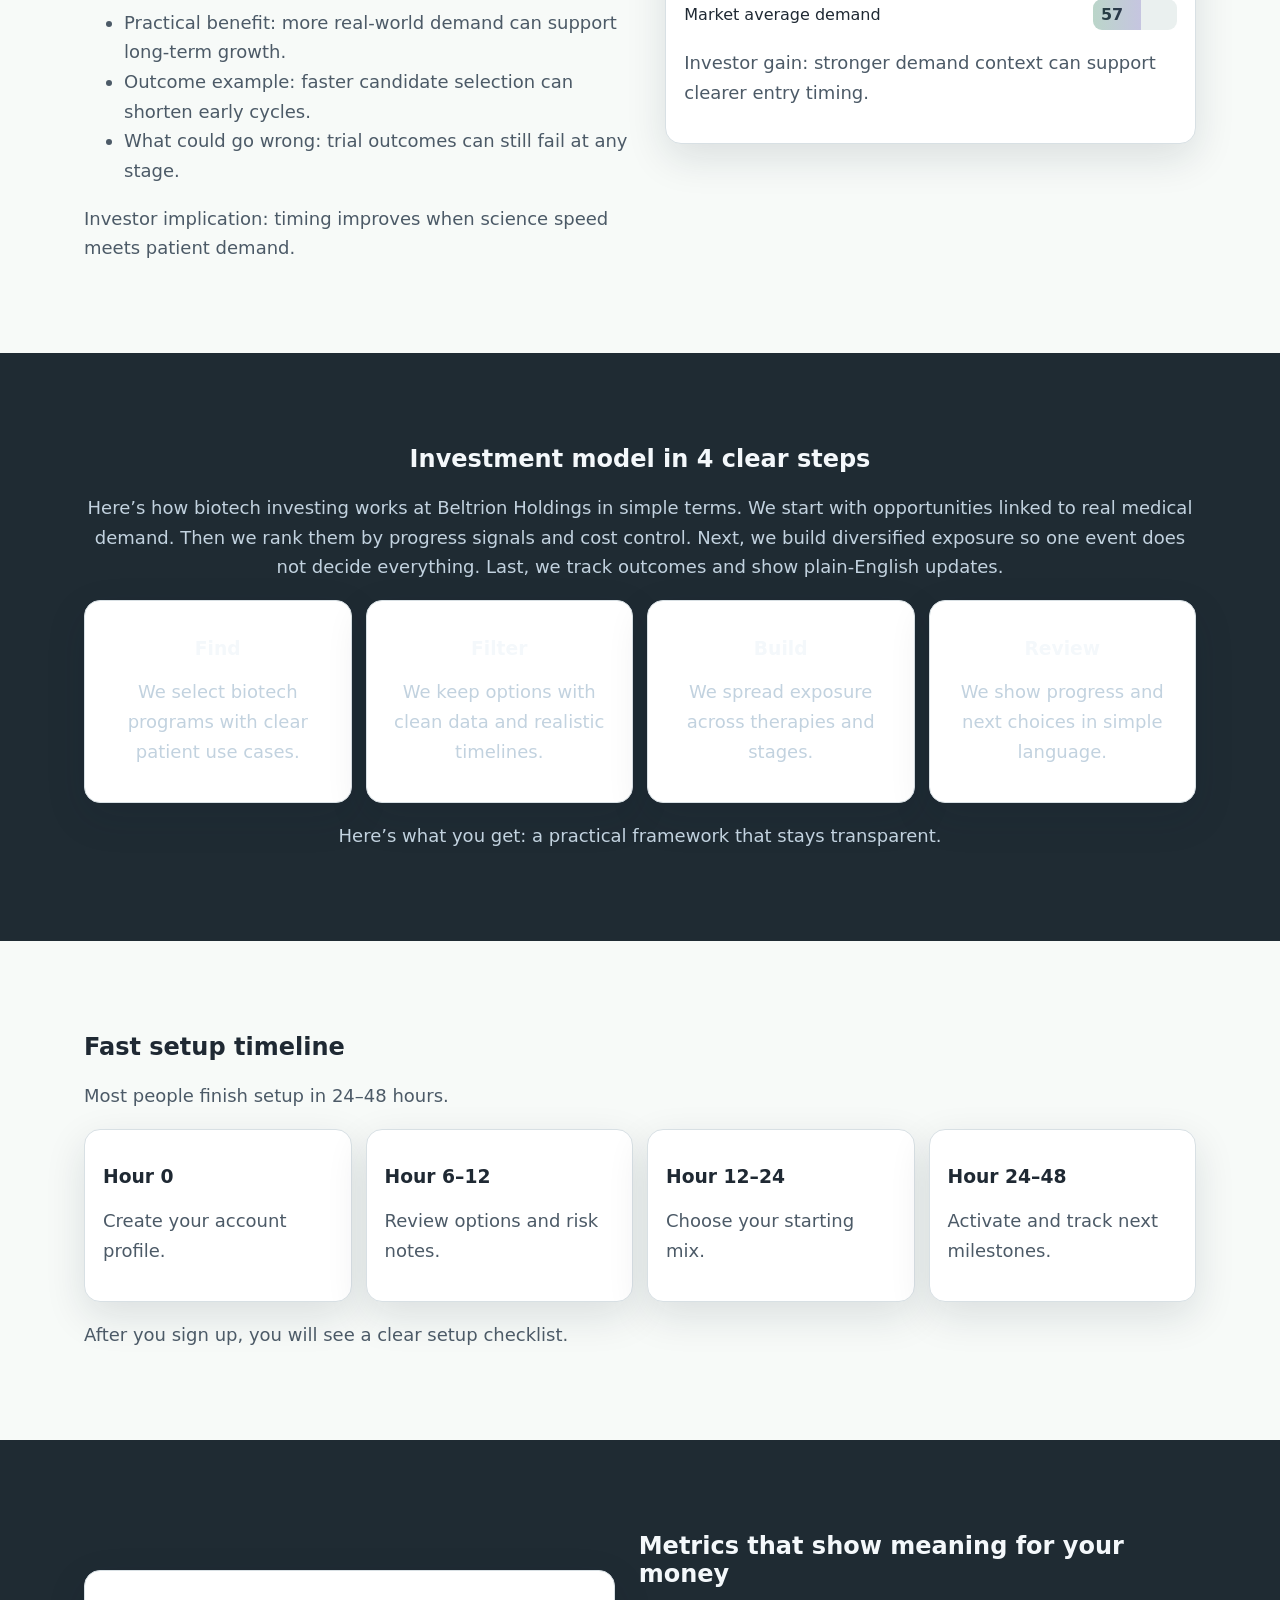
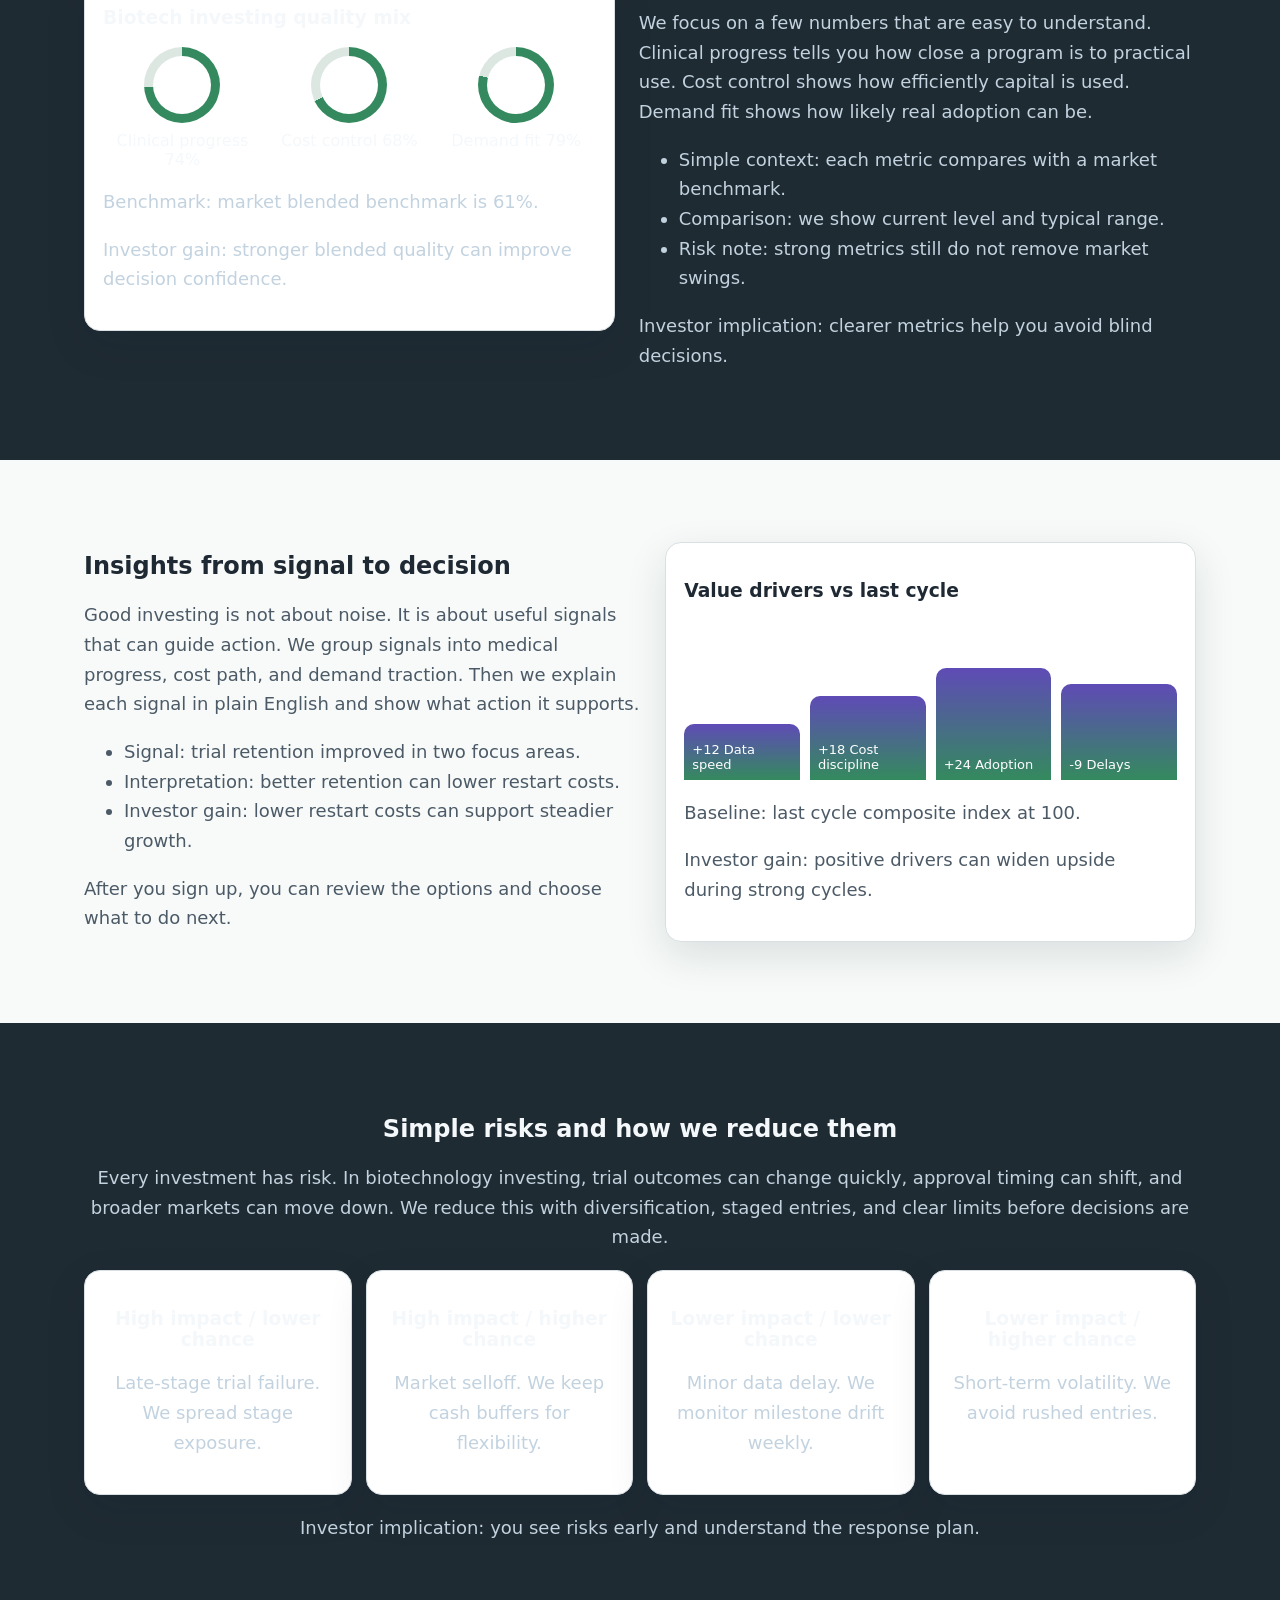
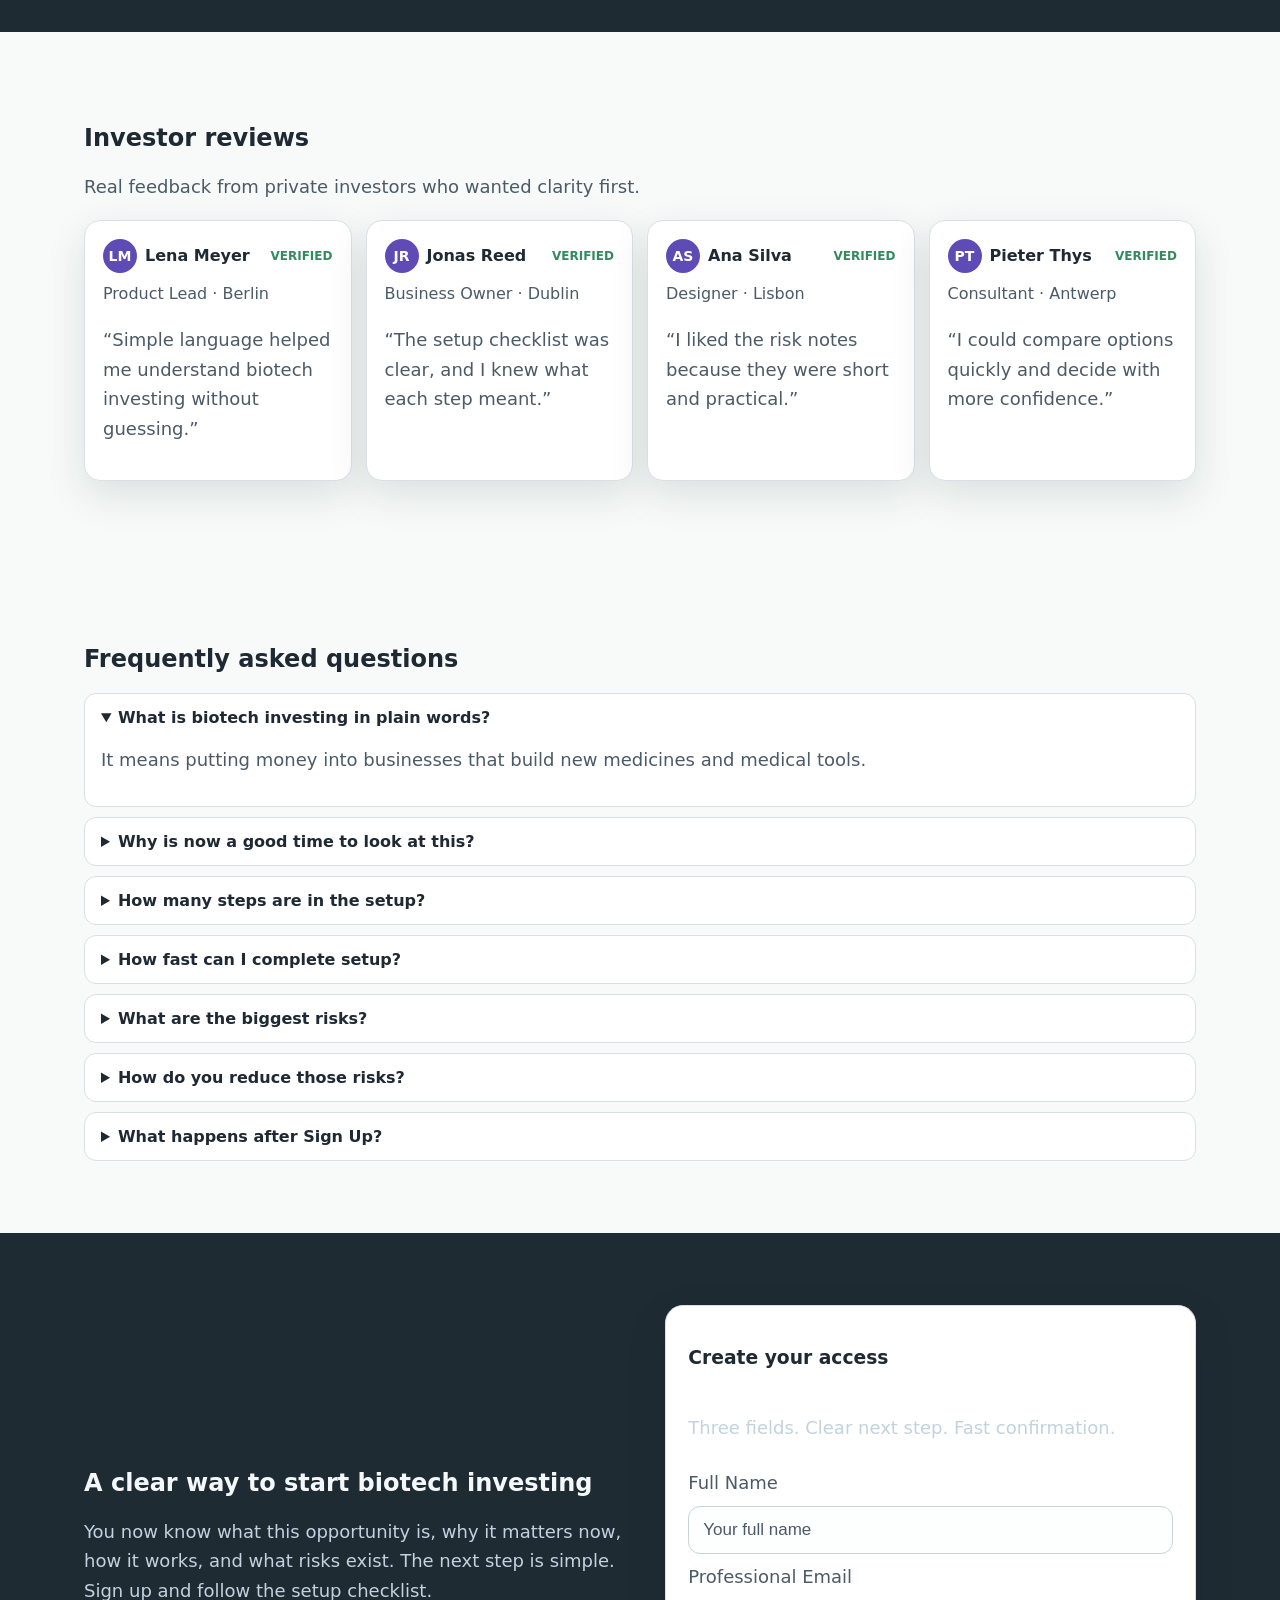
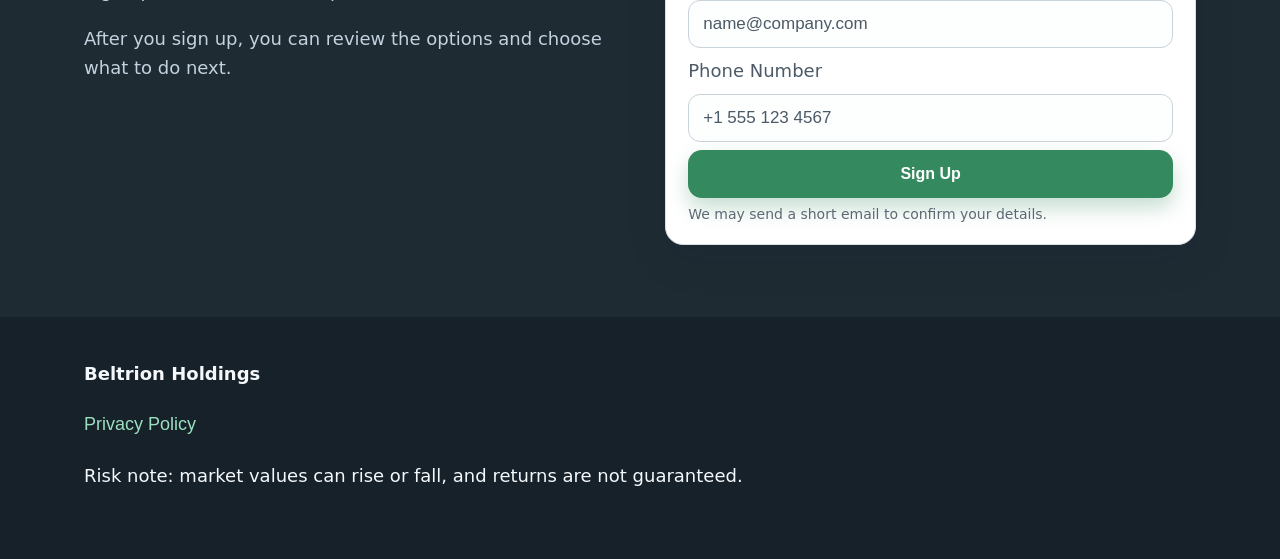
<file: sk/index.html>
<!doctype html>
<html lang="en">
<head>
  <meta charset="utf-8">
  <meta name="viewport" content="width=device-width, initial-scale=1">
  <title>Beltrion Holdings | Biotech Investing for Private Investors | Slovak</title>
  <meta name="description" content="Beltrion Holdings helps private investors access biotechnology, pharmaceuticals, and medical technologies with a clear 24–48 hour setup path.">
  <link rel="canonical" href="https://beltrionholdings.com/sk/index.html">
  
<link rel="alternate" hreflang="en" href="https://beltrionholdings.com/index.html">
<link rel="alternate" hreflang="de" href="https://beltrionholdings.com/de/index.html">
<link rel="alternate" hreflang="fr" href="https://beltrionholdings.com/fr/index.html">
<link rel="alternate" hreflang="es" href="https://beltrionholdings.com/es/index.html">
<link rel="alternate" hreflang="it" href="https://beltrionholdings.com/it/index.html">
<link rel="alternate" hreflang="tr" href="https://beltrionholdings.com/tr/index.html">
<link rel="alternate" hreflang="pt" href="https://beltrionholdings.com/pt/index.html">
<link rel="alternate" hreflang="ja" href="https://beltrionholdings.com/jp/index.html">
<link rel="alternate" hreflang="sk" href="https://beltrionholdings.com/sk/index.html">
<link rel="alternate" hreflang="nl-BE" href="https://beltrionholdings.com/be/index.html">
<link rel="alternate" hreflang="x-default" href="https://beltrionholdings.com/index.html">
  <meta property="og:type" content="website">
  <meta property="og:title" content="Beltrion Holdings | Biotech Investing for Private Investors | Slovak">
  <meta property="og:description" content="Beltrion Holdings helps private investors access biotechnology, pharmaceuticals, and medical technologies with a clear 24–48 hour setup path.">
  <meta property="og:url" content="https://beltrionholdings.com/sk/index.html">
  <meta property="og:site_name" content="Beltrion Holdings">
  <meta property="twitter:card" content="summary_large_image">
  <meta property="twitter:title" content="Beltrion Holdings | Biotech Investing for Private Investors | Slovak">
  <meta property="twitter:description" content="Beltrion Holdings helps private investors access biotechnology, pharmaceuticals, and medical technologies with a clear 24–48 hour setup path.">
  <link rel="stylesheet" href="../assets/style.css">
  <script defer src="../assets/app.js"></script>
  <script type="application/ld+json">{"@context":"https://schema.org","@graph":[{"@type":"Organization","name":"Beltrion Holdings","url":"https://beltrionholdings.com","logo":"https://beltrionholdings.com/assets/img/logo.png"},{"@type":"WebSite","name":"Beltrion Holdings","url":"https://beltrionholdings.com"},{"@type":"FAQPage","mainEntity":[
{"@type":"Question","name":"What is biotech investing at Beltrion Holdings?","acceptedAnswer":{"@type":"Answer","text":"It is a simple way to invest in biotechnology, pharmaceuticals, and medical technologies through one guided setup."}},
{"@type":"Question","name":"Why does this market matter now?","acceptedAnswer":{"@type":"Answer","text":"New treatments, older populations, and faster clinical tools are creating fresh demand right now."}},
{"@type":"Question","name":"How long does setup take?","acceptedAnswer":{"@type":"Answer","text":"Most people finish setup in 24–48 hours using a clear four-step checklist."}},
{"@type":"Question","name":"What do I see after I sign up?","acceptedAnswer":{"@type":"Answer","text":"After you sign up, you get instant access to the next steps and can review options."}},
{"@type":"Question","name":"What are the main risks?","acceptedAnswer":{"@type":"Answer","text":"Drug approvals can take time, trial results can change fast, and markets can move up or down."}},
{"@type":"Question","name":"How do you reduce risk?","acceptedAnswer":{"@type":"Answer","text":"We spread exposure across therapy areas, use clear limits, and share transparent checkpoints."}},
{"@type":"Question","name":"Do I need technical knowledge?","acceptedAnswer":{"@type":"Answer","text":"No. We explain each step in plain English and show what each choice means for your money."}}
]},{"@type":"Review","itemReviewed":{"@type":"Organization","name":"Beltrion Holdings"},"author":{"@type":"Person","name":"Lena Meyer"},"reviewRating":{"@type":"Rating","ratingValue":"5","bestRating":"5"},"reviewBody":"Clear setup steps and simple explanations helped me invest with confidence."}]}</script>
</head>
<body>
  <header class="site-header" id="top">
    <div class="container header-row">
      <a class="brand" href="../index.html">Beltrion Holdings</a>
      <nav class="desktop-nav" aria-label="Primary">
        <a href="#market">Why Market</a><a href="#model">Model</a><a href="#process">Process</a><a href="#insights">Insights</a><a href="#risk">Risk</a><a href="#faq">FAQ</a>
      </nav>
      <div class="header-actions">
        <div class="lang-wrap" data-dropdown>
          <button class="btn btn-lang" aria-expanded="false" aria-haspopup="true">Slovak</button>
          <div class="lang-menu" role="menu">
            <a href="../index.html"><span class="flag flag-gb" aria-hidden="true"></span>English</a>
<a href="../de/index.html"><span class="flag flag-de" aria-hidden="true"></span>Deutsch</a>
<a href="../fr/index.html"><span class="flag flag-fr" aria-hidden="true"></span>Français</a>
<a href="../es/index.html"><span class="flag flag-es" aria-hidden="true"></span>Español</a>
<a href="../it/index.html"><span class="flag flag-it" aria-hidden="true"></span>Italiano</a>
<a href="../tr/index.html"><span class="flag flag-tr" aria-hidden="true"></span>Türkçe</a>
<a href="../pt/index.html"><span class="flag flag-pt" aria-hidden="true"></span>Português</a>
<a href="../jp/index.html"><span class="flag flag-jp" aria-hidden="true"></span>日本語</a>
<a href="../sk/index.html"><span class="flag flag-sk" aria-hidden="true"></span>Slovak</a>
<a href="../be/index.html"><span class="flag flag-be" aria-hidden="true"></span>Nederlands (BE)</a>
          </div>
        </div>
        <a href="#signup-final" class="btn btn-primary">Sign Up</a>
        <button class="burger" aria-label="Open menu" aria-expanded="false" aria-controls="mobile-drawer"><span></span><span></span><span></span></button>
      </div>
    </div>
  </header>

  <aside id="mobile-drawer" class="mobile-drawer" aria-hidden="true">
    <button class="drawer-close" aria-label="Close menu">✕</button>
    <nav aria-label="Mobile">
      <a href="#market">Why Market</a><a href="#model">Model</a><a href="#process">Process</a><a href="#insights">Insights</a><a href="#risk">Risk</a><a href="#faq">FAQ</a>
    </nav>
    <div class="lang-wrap" data-dropdown>
      <button class="btn btn-lang" aria-expanded="false" aria-haspopup="true">Slovak</button>
      <div class="lang-menu" role="menu"><a href="../index.html"><span class="flag flag-gb" aria-hidden="true"></span>English</a>
<a href="../de/index.html"><span class="flag flag-de" aria-hidden="true"></span>Deutsch</a>
<a href="../fr/index.html"><span class="flag flag-fr" aria-hidden="true"></span>Français</a>
<a href="../es/index.html"><span class="flag flag-es" aria-hidden="true"></span>Español</a>
<a href="../it/index.html"><span class="flag flag-it" aria-hidden="true"></span>Italiano</a>
<a href="../tr/index.html"><span class="flag flag-tr" aria-hidden="true"></span>Türkçe</a>
<a href="../pt/index.html"><span class="flag flag-pt" aria-hidden="true"></span>Português</a>
<a href="../jp/index.html"><span class="flag flag-jp" aria-hidden="true"></span>日本語</a>
<a href="../sk/index.html"><span class="flag flag-sk" aria-hidden="true"></span>Slovak</a>
<a href="../be/index.html"><span class="flag flag-be" aria-hidden="true"></span>Nederlands (BE)</a></div>
    </div>
    <a href="#signup-final" class="btn btn-primary">Sign Up</a>
  </aside>
  <div class="backdrop"></div>

  <main>
    <section class="section dark hero" id="hero">
      <div class="container hero-grid">
        <div class="reveal">
          <h1>Biotech investing for private investors</h1>
          <p>Beltrion Holdings gives you a clear way to join biotechnology investing across pharmaceuticals and medical technologies. Why now? New care tools are moving from labs to real clinics faster than before. Here is what you get: simple steps, transparent metrics, and clear risk notes so you know what each choice means for your money. After you sign up, you get instant access to the next steps.</p>
          <div class="performance-panel" aria-label="Performance Range">
            <h2>Typical monthly outcome range</h2>
            <div class="perf-grid">
              <div><strong>8–15%</strong><span>Monthly range</span></div>
              <div><strong>80–200%</strong><span>Annual range</span></div>
            </div>
            <p>Returns depend on market conditions. Not guaranteed.</p>
          </div>
        </div>
        <form class="form-card reveal" aria-label="Hero sign up form">
          <h3 class="form-title">Start in minutes</h3>
          <p class="form-sub">Clear setup. No calls. Fast confirmation.</p>
          <label for="name-hero">Full Name</label><input id="name-hero" name="name" placeholder="Your full name" required>
          <label for="email-hero">Professional Email</label><input id="email-hero" name="email" type="email" placeholder="name@company.com" required>
          <label for="phone-hero">Phone Number</label><input id="phone-hero" name="phone" type="tel" placeholder="+1 555 123 4567" required>
          <button type="submit" class="btn btn-primary">Sign Up</button>
          <small>We may send a short email to confirm your details.</small>
        </form>
      </div>
    </section>

    <section class="section light kpi-strip">
      <div class="container kpi-grid reveal">
        <article><h2>Market momentum</h2><p><strong>31%</strong> faster trial tooling versus last cycle.</p><p>What it means: faster validation can move decisions sooner.</p></article>
        <article><h2>Pipeline breadth</h2><p><strong>4.2x</strong> broader therapeutic pipeline coverage.</p><p>What it means: more paths can reduce single-program pressure.</p></article>
        <article><h2>Capital efficiency</h2><p><strong>18%</strong> lower average development spend per milestone.</p><p>What it means: better cash discipline can extend runway.</p></article>
      </div>
    </section>

    <section class="section light" id="market">
      <div class="container split reveal">
        <div>
          <h2>Why biotech investing matters now</h2>
          <p>Biotechnology investing matters now because healthcare demand is rising while tools get better and cheaper. An aging population means more need for treatment. AI-supported discovery means teams can test ideas faster. Better diagnostics mean doctors can match treatment to each patient with less guesswork.</p>
          <ul><li>Practical benefit: more real-world demand can support long-term growth.</li><li>Outcome example: faster candidate selection can shorten early cycles.</li><li>What could go wrong: trial outcomes can still fail at any stage.</li></ul>
          <p>Investor implication: timing improves when science speed meets patient demand.</p>
        </div>
        <div class="visual-card dual-bars">
          <h3>Demand vs Market baseline</h3>
          <div class="bar-row"><span>Beltrion focus demand</span><b style="--w:82%">82</b></div>
          <div class="bar-row"><span>Market average demand</span><b style="--w:57%">57</b></div>
          <p>Investor gain: stronger demand context can support clearer entry timing.</p>
        </div>
      </div>
    </section>

    <section class="section dark" id="model">
      <div class="container centered reveal">
        <h2>Investment model in 4 clear steps</h2>
        <p>Here’s how biotech investing works at Beltrion Holdings in simple terms. We start with opportunities linked to real medical demand. Then we rank them by progress signals and cost control. Next, we build diversified exposure so one event does not decide everything. Last, we track outcomes and show plain-English updates.</p>
        <div class="step-grid">
          <article><h3>Find</h3><p>We select biotech programs with clear patient use cases.</p></article>
          <article><h3>Filter</h3><p>We keep options with clean data and realistic timelines.</p></article>
          <article><h3>Build</h3><p>We spread exposure across therapies and stages.</p></article>
          <article><h3>Review</h3><p>We show progress and next choices in simple language.</p></article>
        </div>
        <p>Here’s what you get: a practical framework that stays transparent.</p>
      </div>
    </section>

    <section class="section light" id="process">
      <div class="container reveal">
        <h2>Fast setup timeline</h2>
        <p>Most people finish setup in 24–48 hours.</p>
        <div class="timeline-grid">
          <article><h3>Hour 0</h3><p>Create your account profile.</p></article>
          <article><h3>Hour 6–12</h3><p>Review options and risk notes.</p></article>
          <article><h3>Hour 12–24</h3><p>Choose your starting mix.</p></article>
          <article><h3>Hour 24–48</h3><p>Activate and track next milestones.</p></article>
        </div>
        <p>After you sign up, you will see a clear setup checklist.</p>
      </div>
    </section>

    <section class="section dark" id="metrics">
      <div class="container split reverse reveal">
        <div class="visual-card ring-panel">
          <h3>Biotech investing quality mix</h3>
          <div class="rings"><div><i style="--p:74"></i><span>Clinical progress 74%</span></div><div><i style="--p:68"></i><span>Cost control 68%</span></div><div><i style="--p:79"></i><span>Demand fit 79%</span></div></div>
          <p>Benchmark: market blended benchmark is 61%.</p>
          <p>Investor gain: stronger blended quality can improve decision confidence.</p>
        </div>
        <div>
          <h2>Metrics that show meaning for your money</h2>
          <p>We focus on a few numbers that are easy to understand. Clinical progress tells you how close a program is to practical use. Cost control shows how efficiently capital is used. Demand fit shows how likely real adoption can be.</p>
          <ul><li>Simple context: each metric compares with a market benchmark.</li><li>Comparison: we show current level and typical range.</li><li>Risk note: strong metrics still do not remove market swings.</li></ul>
          <p>Investor implication: clearer metrics help you avoid blind decisions.</p>
        </div>
      </div>
    </section>

    <section class="section light" id="insights">
      <div class="container split reveal">
        <div>
          <h2>Insights from signal to decision</h2>
          <p>Good investing is not about noise. It is about useful signals that can guide action. We group signals into medical progress, cost path, and demand traction. Then we explain each signal in plain English and show what action it supports.</p>
          <ul><li>Signal: trial retention improved in two focus areas.</li><li>Interpretation: better retention can lower restart costs.</li><li>Investor gain: lower restart costs can support steadier growth.</li></ul>
          <p>After you sign up, you can review the options and choose what to do next.</p>
        </div>
        <div class="visual-card waterfall">
          <h3>Value drivers vs last cycle</h3>
          <div class="wf"><span style="--h:35%">+12 Data speed</span><span style="--h:52%">+18 Cost discipline</span><span style="--h:70%">+24 Adoption</span><span style="--h:60%">-9 Delays</span></div>
          <p>Baseline: last cycle composite index at 100.</p>
          <p>Investor gain: positive drivers can widen upside during strong cycles.</p>
        </div>
      </div>
    </section>

    <section class="section dark" id="risk">
      <div class="container centered reveal">
        <h2>Simple risks and how we reduce them</h2>
        <p>Every investment has risk. In biotechnology investing, trial outcomes can change quickly, approval timing can shift, and broader markets can move down. We reduce this with diversification, staged entries, and clear limits before decisions are made.</p>
        <div class="risk-matrix">
          <article><h3>High impact / lower chance</h3><p>Late-stage trial failure. We spread stage exposure.</p></article>
          <article><h3>High impact / higher chance</h3><p>Market selloff. We keep cash buffers for flexibility.</p></article>
          <article><h3>Lower impact / lower chance</h3><p>Minor data delay. We monitor milestone drift weekly.</p></article>
          <article><h3>Lower impact / higher chance</h3><p>Short-term volatility. We avoid rushed entries.</p></article>
        </div>
        <p>Investor implication: you see risks early and understand the response plan.</p>
      </div>
    </section>

    <section class="section light" id="reviews">
      <div class="container reveal">
        <h2>Investor reviews</h2>
        <p>Real feedback from private investors who wanted clarity first.</p>
        <div class="review-grid">
          <article><div class="review-head"><span class="avatar">LM</span><strong>Lena Meyer</strong><em>VERIFIED</em></div><p class="role">Product Lead · Berlin</p><p>“Simple language helped me understand biotech investing without guessing.”</p></article>
          <article><div class="review-head"><span class="avatar">JR</span><strong>Jonas Reed</strong><em>VERIFIED</em></div><p class="role">Business Owner · Dublin</p><p>“The setup checklist was clear, and I knew what each step meant.”</p></article>
          <article><div class="review-head"><span class="avatar">AS</span><strong>Ana Silva</strong><em>VERIFIED</em></div><p class="role">Designer · Lisbon</p><p>“I liked the risk notes because they were short and practical.”</p></article>
          <article><div class="review-head"><span class="avatar">PT</span><strong>Pieter Thys</strong><em>VERIFIED</em></div><p class="role">Consultant · Antwerp</p><p>“I could compare options quickly and decide with more confidence.”</p></article>
        </div>
      </div>
    </section>

    <section class="section light" id="faq">
      <div class="container reveal">
        <h2>Frequently asked questions</h2>
        <div class="faq-list">
          <details open><summary>What is biotech investing in plain words?</summary><p>It means putting money into businesses that build new medicines and medical tools.</p></details>
          <details><summary>Why is now a good time to look at this?</summary><p>Healthcare demand is growing, and development tools are getting faster and smarter.</p></details>
          <details><summary>How many steps are in the setup?</summary><p>Four simple steps from account setup to activation.</p></details>
          <details><summary>How fast can I complete setup?</summary><p>Most people finish setup in 24–48 hours.</p></details>
          <details><summary>What are the biggest risks?</summary><p>Clinical setbacks, slower approvals, and market swings can affect outcomes.</p></details>
          <details><summary>How do you reduce those risks?</summary><p>We diversify exposure and keep clear limits before each decision.</p></details>
          <details><summary>What happens after Sign Up?</summary><p>After you sign up, you get instant access to the next steps.</p></details>
        </div>
      </div>
    </section>

    <section class="section dark" id="signup-final">
      <div class="container split reveal">
        <div>
          <h2>A clear way to start biotech investing</h2>
          <p>You now know what this opportunity is, why it matters now, how it works, and what risks exist. The next step is simple. Sign up and follow the setup checklist.</p>
          <p>After you sign up, you can review the options and choose what to do next.</p>
        </div>
        <form class="form-card" aria-label="Final sign up form">
          <h3 class="form-title">Create your access</h3>
          <p class="form-sub">Three fields. Clear next step. Fast confirmation.</p>
          <label for="name-final">Full Name</label><input id="name-final" name="name" placeholder="Your full name" required>
          <label for="email-final">Professional Email</label><input id="email-final" name="email" type="email" placeholder="name@company.com" required>
          <label for="phone-final">Phone Number</label><input id="phone-final" name="phone" type="tel" placeholder="+1 555 123 4567" required>
          <button type="submit" class="btn btn-primary">Sign Up</button>
          <small>We may send a short email to confirm your details.</small>
        </form>
      </div>
    </section>
  </main>

  <footer class="site-footer">
    <div class="container footer-row">
      <p><strong>Beltrion Holdings</strong></p>
      <button class="privacy-link" data-open-modal>Privacy Policy</button>
      <p>Risk note: market values can rise or fall, and returns are not guaranteed.</p>
    </div>
  </footer>

  <div class="modal" id="privacy-modal" role="dialog" aria-modal="true" aria-labelledby="privacy-title" aria-hidden="true">
    <div class="modal-panel">
      <button class="modal-x" data-close-modal aria-label="Close privacy policy">✕</button>
      <h2 id="privacy-title">Privacy Policy</h2>
      <p><strong>Introduction:</strong> We explain how we collect and use your information in clear terms.</p>
      <p><strong>Data collection:</strong> We collect name, email, phone, and site activity needed for setup.</p>
      <p><strong>Legal basis:</strong> We process data to provide requested access and meet legal duties.</p>
      <p><strong>Cookies:</strong> Cookies help basic site function and simple analytics.</p>
      <p><strong>Retention:</strong> We keep data only as long as needed for service and records.</p>
      <p><strong>Third-party sharing:</strong> We share limited data with secure service providers when required.</p>
      <p><strong>Security:</strong> We use encryption and access controls to protect your information.</p>
      <p><strong>User rights:</strong> You can request access, correction, or deletion where law allows.</p>
      <p><strong>International transfers:</strong> Data may be processed in other regions with safeguards.</p>
      <p><strong>Industry risk disclosure:</strong> Biotechnology, pharmaceuticals, and medical technologies can be volatile.</p>
      <p><strong>Contact:</strong> Email support@beltrionholdings.com for privacy requests.</p>
      <div class="modal-footer"><button class="btn" data-close-modal>Close</button></div>
    </div>
  </div>
</body>
</html>
</file>
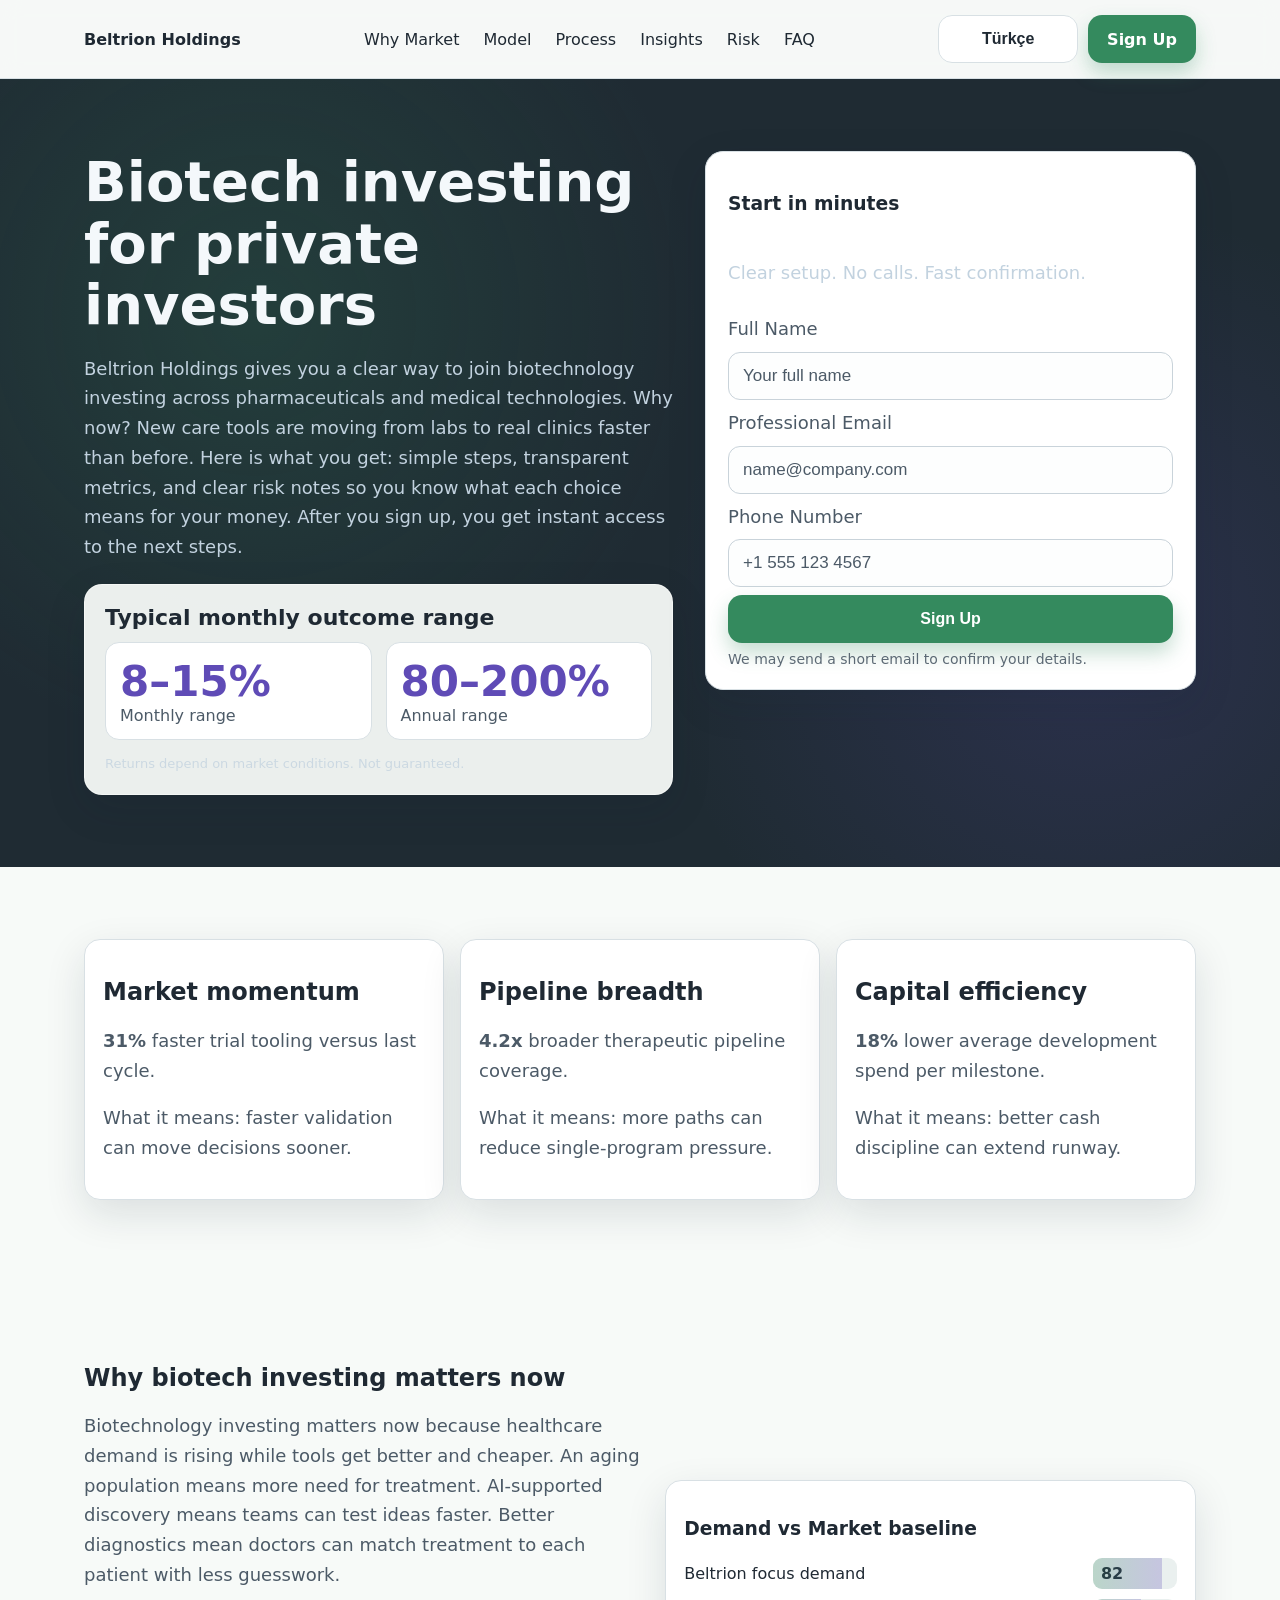
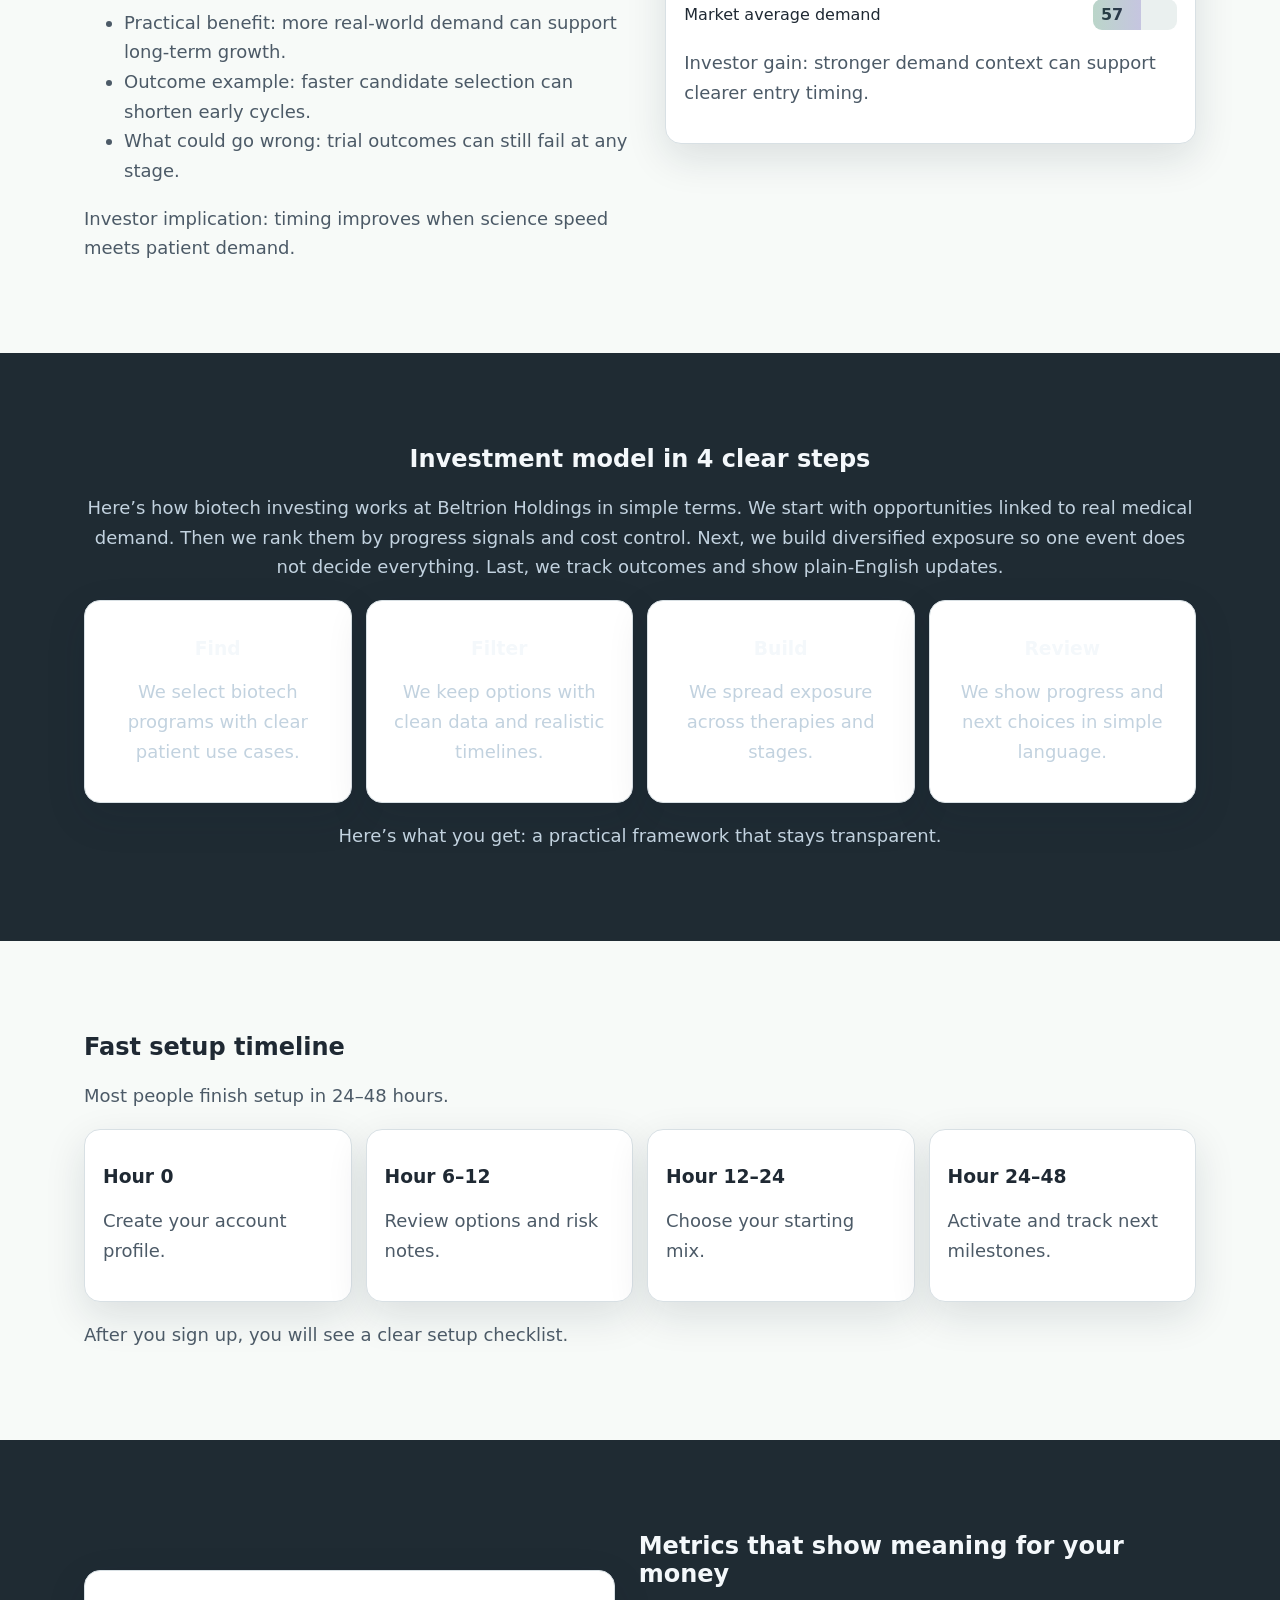
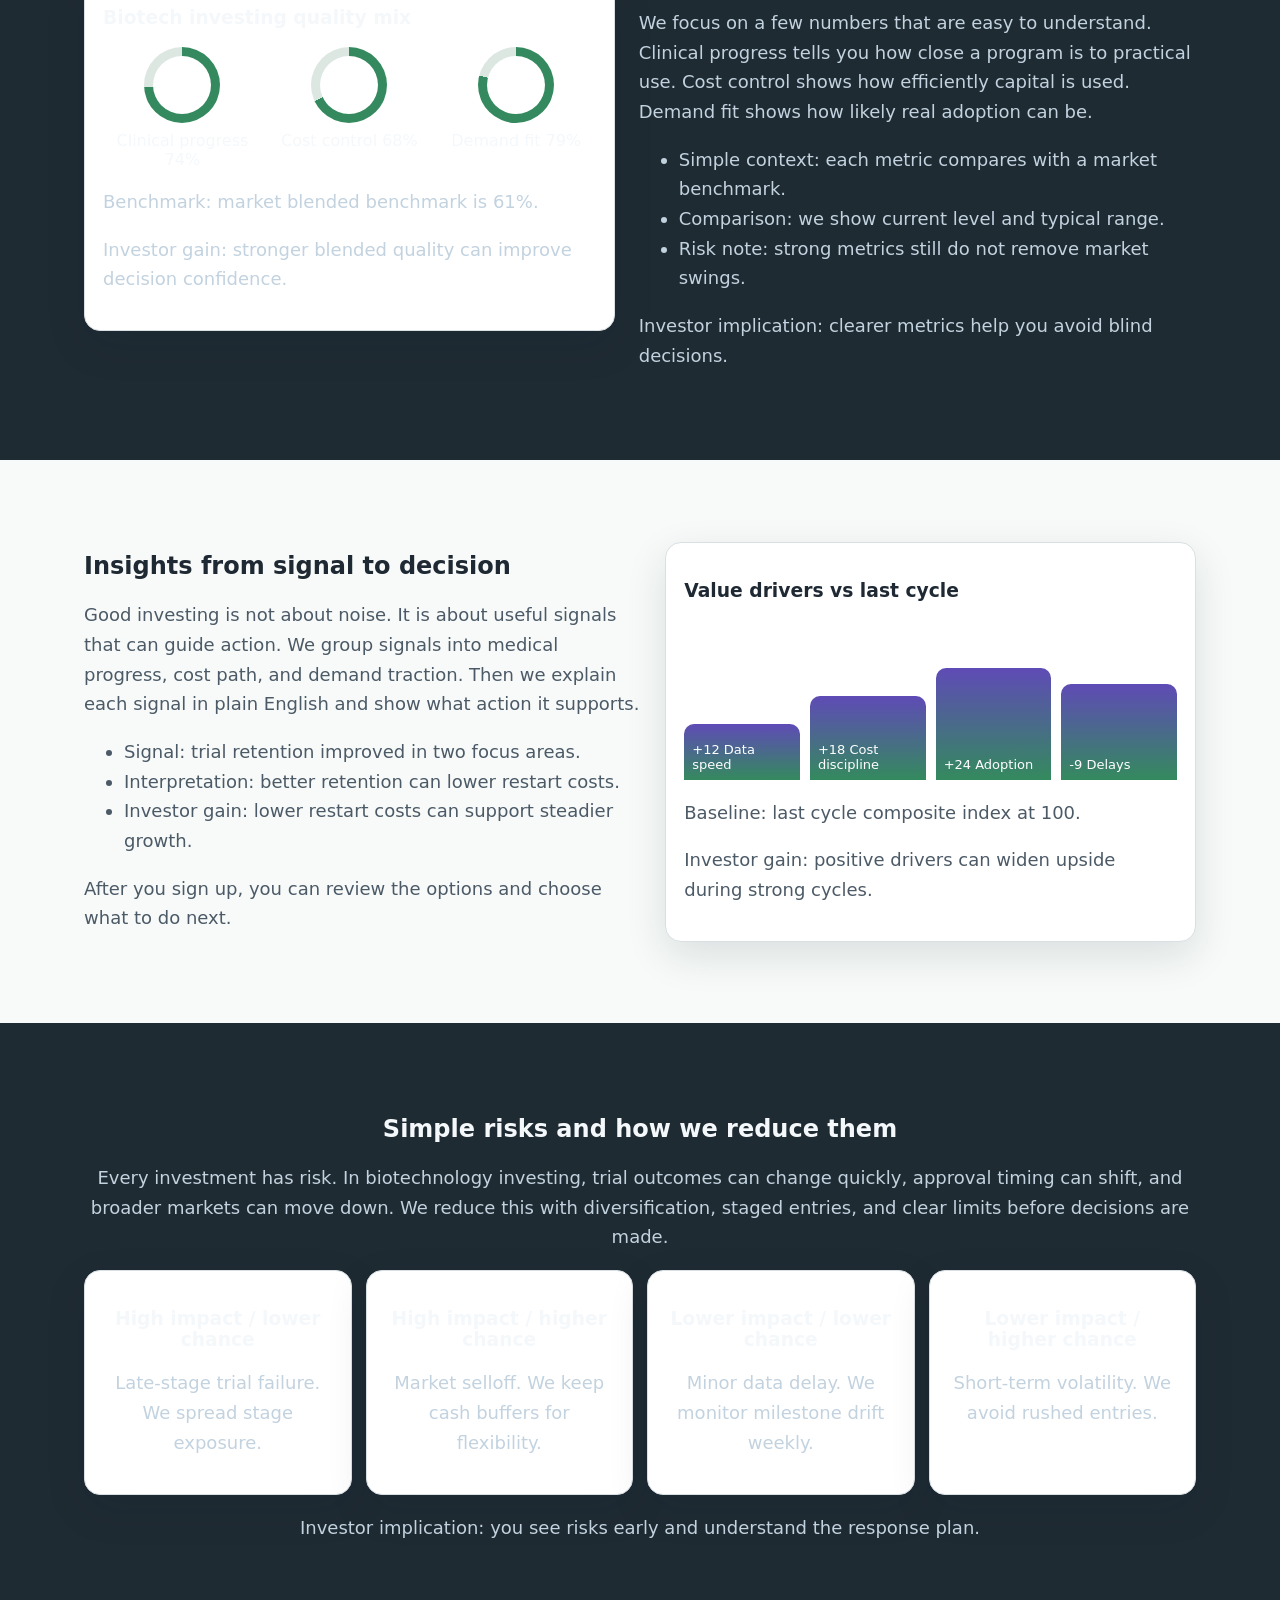
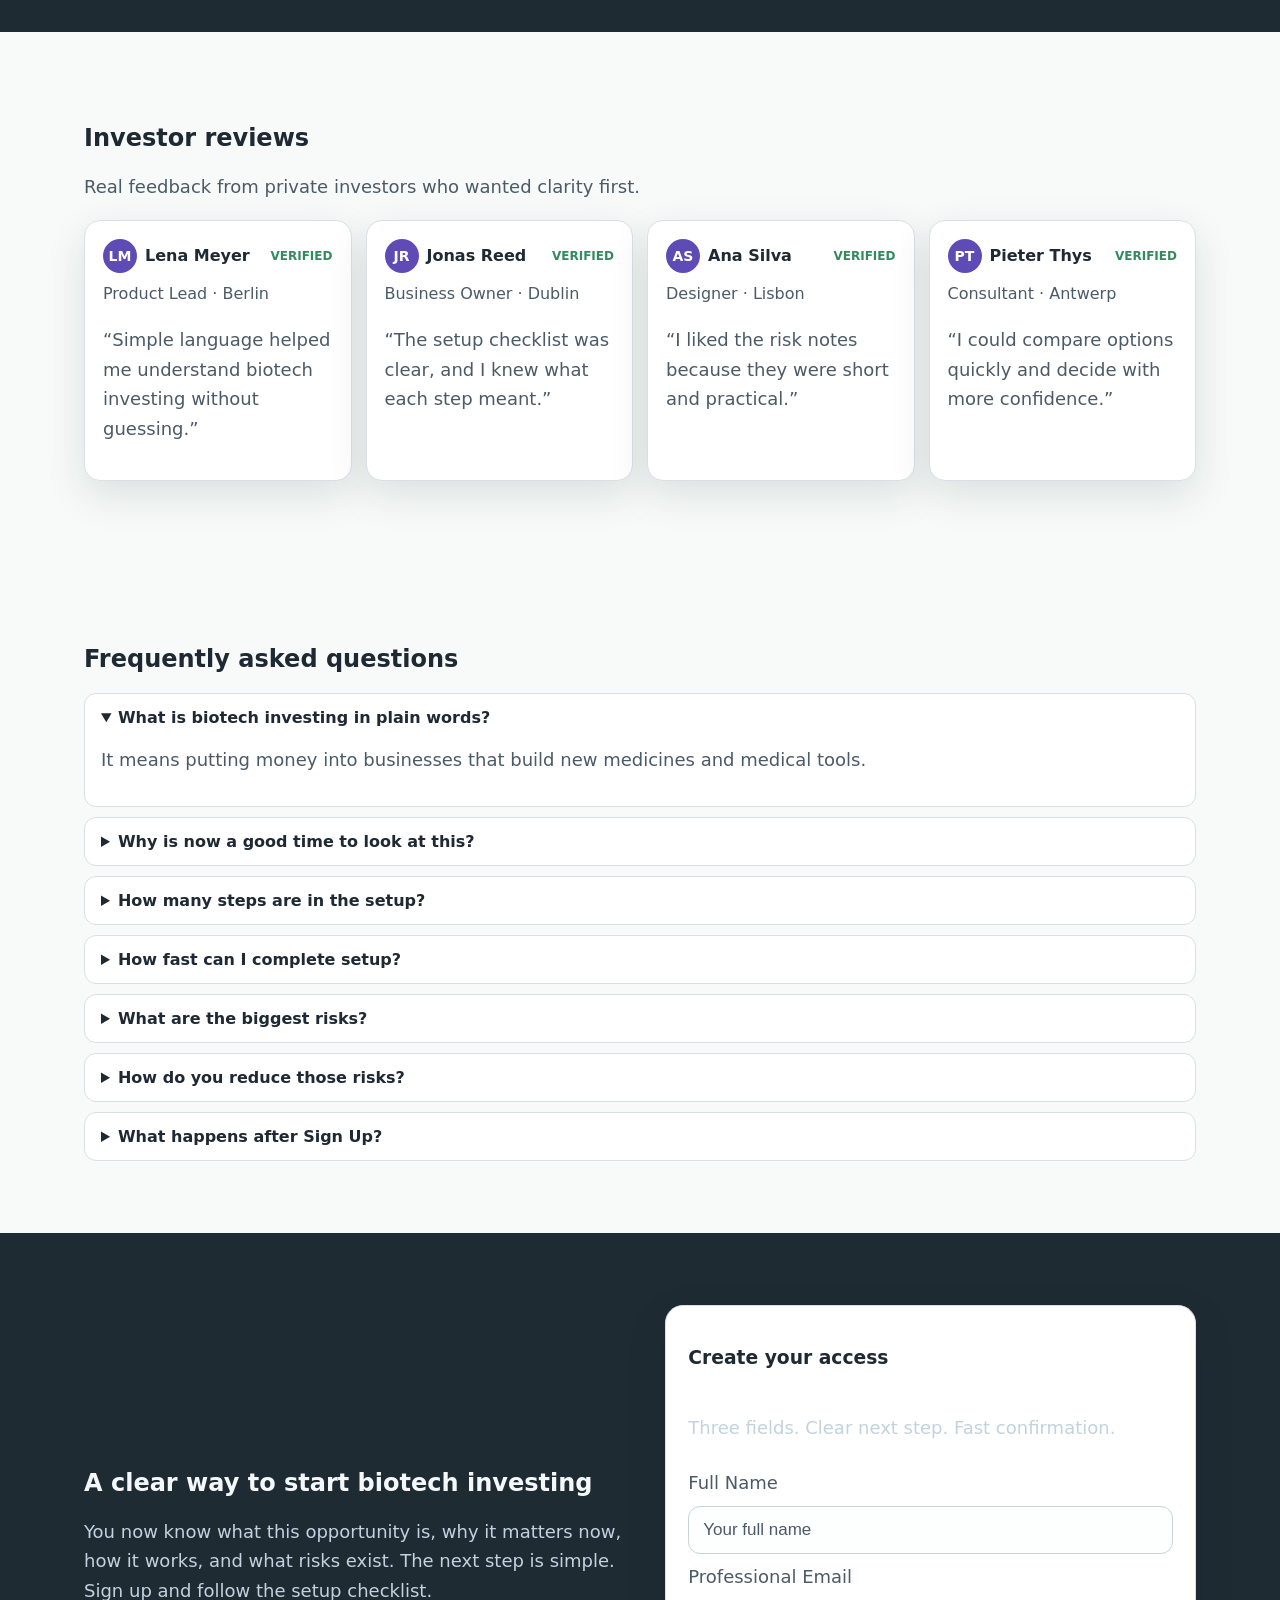
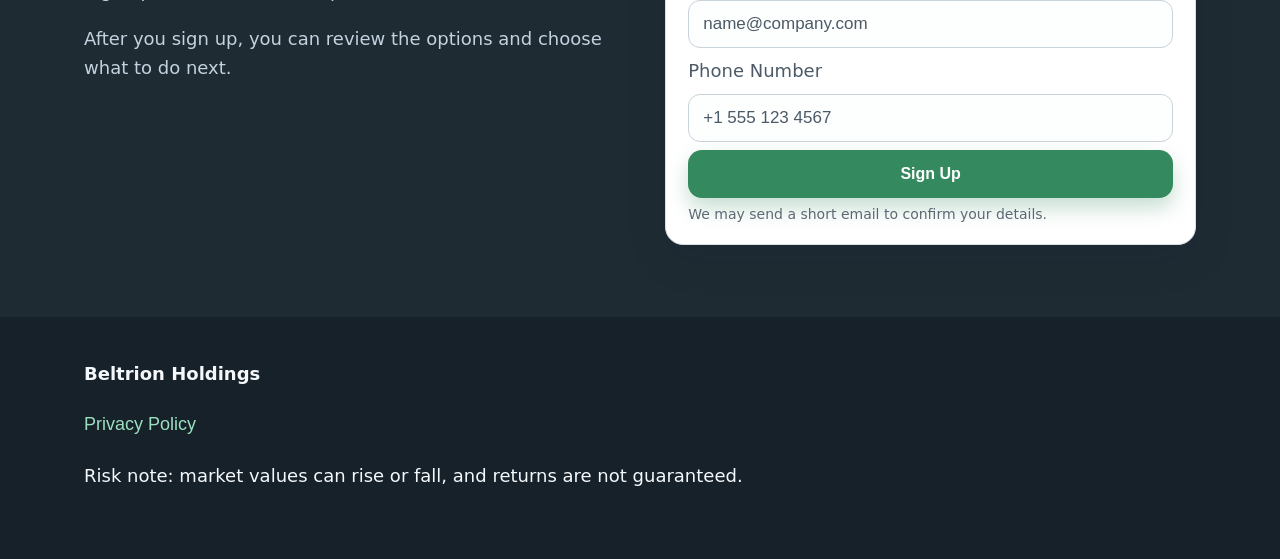
<file: tr/index.html>
<!doctype html>
<html lang="en">
<head>
  <meta charset="utf-8">
  <meta name="viewport" content="width=device-width, initial-scale=1">
  <title>Beltrion Holdings | Biotech Investing for Private Investors | Türkçe</title>
  <meta name="description" content="Beltrion Holdings helps private investors access biotechnology, pharmaceuticals, and medical technologies with a clear 24–48 hour setup path.">
  <link rel="canonical" href="https://beltrionholdings.com/tr/index.html">
  
<link rel="alternate" hreflang="en" href="https://beltrionholdings.com/index.html">
<link rel="alternate" hreflang="de" href="https://beltrionholdings.com/de/index.html">
<link rel="alternate" hreflang="fr" href="https://beltrionholdings.com/fr/index.html">
<link rel="alternate" hreflang="es" href="https://beltrionholdings.com/es/index.html">
<link rel="alternate" hreflang="it" href="https://beltrionholdings.com/it/index.html">
<link rel="alternate" hreflang="tr" href="https://beltrionholdings.com/tr/index.html">
<link rel="alternate" hreflang="pt" href="https://beltrionholdings.com/pt/index.html">
<link rel="alternate" hreflang="ja" href="https://beltrionholdings.com/jp/index.html">
<link rel="alternate" hreflang="sk" href="https://beltrionholdings.com/sk/index.html">
<link rel="alternate" hreflang="nl-BE" href="https://beltrionholdings.com/be/index.html">
<link rel="alternate" hreflang="x-default" href="https://beltrionholdings.com/index.html">
  <meta property="og:type" content="website">
  <meta property="og:title" content="Beltrion Holdings | Biotech Investing for Private Investors | Türkçe">
  <meta property="og:description" content="Beltrion Holdings helps private investors access biotechnology, pharmaceuticals, and medical technologies with a clear 24–48 hour setup path.">
  <meta property="og:url" content="https://beltrionholdings.com/tr/index.html">
  <meta property="og:site_name" content="Beltrion Holdings">
  <meta property="twitter:card" content="summary_large_image">
  <meta property="twitter:title" content="Beltrion Holdings | Biotech Investing for Private Investors | Türkçe">
  <meta property="twitter:description" content="Beltrion Holdings helps private investors access biotechnology, pharmaceuticals, and medical technologies with a clear 24–48 hour setup path.">
  <link rel="stylesheet" href="../assets/style.css">
  <script defer src="../assets/app.js"></script>
  <script type="application/ld+json">{"@context":"https://schema.org","@graph":[{"@type":"Organization","name":"Beltrion Holdings","url":"https://beltrionholdings.com","logo":"https://beltrionholdings.com/assets/img/logo.png"},{"@type":"WebSite","name":"Beltrion Holdings","url":"https://beltrionholdings.com"},{"@type":"FAQPage","mainEntity":[
{"@type":"Question","name":"What is biotech investing at Beltrion Holdings?","acceptedAnswer":{"@type":"Answer","text":"It is a simple way to invest in biotechnology, pharmaceuticals, and medical technologies through one guided setup."}},
{"@type":"Question","name":"Why does this market matter now?","acceptedAnswer":{"@type":"Answer","text":"New treatments, older populations, and faster clinical tools are creating fresh demand right now."}},
{"@type":"Question","name":"How long does setup take?","acceptedAnswer":{"@type":"Answer","text":"Most people finish setup in 24–48 hours using a clear four-step checklist."}},
{"@type":"Question","name":"What do I see after I sign up?","acceptedAnswer":{"@type":"Answer","text":"After you sign up, you get instant access to the next steps and can review options."}},
{"@type":"Question","name":"What are the main risks?","acceptedAnswer":{"@type":"Answer","text":"Drug approvals can take time, trial results can change fast, and markets can move up or down."}},
{"@type":"Question","name":"How do you reduce risk?","acceptedAnswer":{"@type":"Answer","text":"We spread exposure across therapy areas, use clear limits, and share transparent checkpoints."}},
{"@type":"Question","name":"Do I need technical knowledge?","acceptedAnswer":{"@type":"Answer","text":"No. We explain each step in plain English and show what each choice means for your money."}}
]},{"@type":"Review","itemReviewed":{"@type":"Organization","name":"Beltrion Holdings"},"author":{"@type":"Person","name":"Lena Meyer"},"reviewRating":{"@type":"Rating","ratingValue":"5","bestRating":"5"},"reviewBody":"Clear setup steps and simple explanations helped me invest with confidence."}]}</script>
</head>
<body>
  <header class="site-header" id="top">
    <div class="container header-row">
      <a class="brand" href="../index.html">Beltrion Holdings</a>
      <nav class="desktop-nav" aria-label="Primary">
        <a href="#market">Why Market</a><a href="#model">Model</a><a href="#process">Process</a><a href="#insights">Insights</a><a href="#risk">Risk</a><a href="#faq">FAQ</a>
      </nav>
      <div class="header-actions">
        <div class="lang-wrap" data-dropdown>
          <button class="btn btn-lang" aria-expanded="false" aria-haspopup="true">Türkçe</button>
          <div class="lang-menu" role="menu">
            <a href="../index.html"><span class="flag flag-gb" aria-hidden="true"></span>English</a>
<a href="../de/index.html"><span class="flag flag-de" aria-hidden="true"></span>Deutsch</a>
<a href="../fr/index.html"><span class="flag flag-fr" aria-hidden="true"></span>Français</a>
<a href="../es/index.html"><span class="flag flag-es" aria-hidden="true"></span>Español</a>
<a href="../it/index.html"><span class="flag flag-it" aria-hidden="true"></span>Italiano</a>
<a href="../tr/index.html"><span class="flag flag-tr" aria-hidden="true"></span>Türkçe</a>
<a href="../pt/index.html"><span class="flag flag-pt" aria-hidden="true"></span>Português</a>
<a href="../jp/index.html"><span class="flag flag-jp" aria-hidden="true"></span>日本語</a>
<a href="../sk/index.html"><span class="flag flag-sk" aria-hidden="true"></span>Slovak</a>
<a href="../be/index.html"><span class="flag flag-be" aria-hidden="true"></span>Nederlands (BE)</a>
          </div>
        </div>
        <a href="#signup-final" class="btn btn-primary">Sign Up</a>
        <button class="burger" aria-label="Open menu" aria-expanded="false" aria-controls="mobile-drawer"><span></span><span></span><span></span></button>
      </div>
    </div>
  </header>

  <aside id="mobile-drawer" class="mobile-drawer" aria-hidden="true">
    <button class="drawer-close" aria-label="Close menu">✕</button>
    <nav aria-label="Mobile">
      <a href="#market">Why Market</a><a href="#model">Model</a><a href="#process">Process</a><a href="#insights">Insights</a><a href="#risk">Risk</a><a href="#faq">FAQ</a>
    </nav>
    <div class="lang-wrap" data-dropdown>
      <button class="btn btn-lang" aria-expanded="false" aria-haspopup="true">Türkçe</button>
      <div class="lang-menu" role="menu"><a href="../index.html"><span class="flag flag-gb" aria-hidden="true"></span>English</a>
<a href="../de/index.html"><span class="flag flag-de" aria-hidden="true"></span>Deutsch</a>
<a href="../fr/index.html"><span class="flag flag-fr" aria-hidden="true"></span>Français</a>
<a href="../es/index.html"><span class="flag flag-es" aria-hidden="true"></span>Español</a>
<a href="../it/index.html"><span class="flag flag-it" aria-hidden="true"></span>Italiano</a>
<a href="../tr/index.html"><span class="flag flag-tr" aria-hidden="true"></span>Türkçe</a>
<a href="../pt/index.html"><span class="flag flag-pt" aria-hidden="true"></span>Português</a>
<a href="../jp/index.html"><span class="flag flag-jp" aria-hidden="true"></span>日本語</a>
<a href="../sk/index.html"><span class="flag flag-sk" aria-hidden="true"></span>Slovak</a>
<a href="../be/index.html"><span class="flag flag-be" aria-hidden="true"></span>Nederlands (BE)</a></div>
    </div>
    <a href="#signup-final" class="btn btn-primary">Sign Up</a>
  </aside>
  <div class="backdrop"></div>

  <main>
    <section class="section dark hero" id="hero">
      <div class="container hero-grid">
        <div class="reveal">
          <h1>Biotech investing for private investors</h1>
          <p>Beltrion Holdings gives you a clear way to join biotechnology investing across pharmaceuticals and medical technologies. Why now? New care tools are moving from labs to real clinics faster than before. Here is what you get: simple steps, transparent metrics, and clear risk notes so you know what each choice means for your money. After you sign up, you get instant access to the next steps.</p>
          <div class="performance-panel" aria-label="Performance Range">
            <h2>Typical monthly outcome range</h2>
            <div class="perf-grid">
              <div><strong>8–15%</strong><span>Monthly range</span></div>
              <div><strong>80–200%</strong><span>Annual range</span></div>
            </div>
            <p>Returns depend on market conditions. Not guaranteed.</p>
          </div>
        </div>
        <form class="form-card reveal" aria-label="Hero sign up form">
          <h3 class="form-title">Start in minutes</h3>
          <p class="form-sub">Clear setup. No calls. Fast confirmation.</p>
          <label for="name-hero">Full Name</label><input id="name-hero" name="name" placeholder="Your full name" required>
          <label for="email-hero">Professional Email</label><input id="email-hero" name="email" type="email" placeholder="name@company.com" required>
          <label for="phone-hero">Phone Number</label><input id="phone-hero" name="phone" type="tel" placeholder="+1 555 123 4567" required>
          <button type="submit" class="btn btn-primary">Sign Up</button>
          <small>We may send a short email to confirm your details.</small>
        </form>
      </div>
    </section>

    <section class="section light kpi-strip">
      <div class="container kpi-grid reveal">
        <article><h2>Market momentum</h2><p><strong>31%</strong> faster trial tooling versus last cycle.</p><p>What it means: faster validation can move decisions sooner.</p></article>
        <article><h2>Pipeline breadth</h2><p><strong>4.2x</strong> broader therapeutic pipeline coverage.</p><p>What it means: more paths can reduce single-program pressure.</p></article>
        <article><h2>Capital efficiency</h2><p><strong>18%</strong> lower average development spend per milestone.</p><p>What it means: better cash discipline can extend runway.</p></article>
      </div>
    </section>

    <section class="section light" id="market">
      <div class="container split reveal">
        <div>
          <h2>Why biotech investing matters now</h2>
          <p>Biotechnology investing matters now because healthcare demand is rising while tools get better and cheaper. An aging population means more need for treatment. AI-supported discovery means teams can test ideas faster. Better diagnostics mean doctors can match treatment to each patient with less guesswork.</p>
          <ul><li>Practical benefit: more real-world demand can support long-term growth.</li><li>Outcome example: faster candidate selection can shorten early cycles.</li><li>What could go wrong: trial outcomes can still fail at any stage.</li></ul>
          <p>Investor implication: timing improves when science speed meets patient demand.</p>
        </div>
        <div class="visual-card dual-bars">
          <h3>Demand vs Market baseline</h3>
          <div class="bar-row"><span>Beltrion focus demand</span><b style="--w:82%">82</b></div>
          <div class="bar-row"><span>Market average demand</span><b style="--w:57%">57</b></div>
          <p>Investor gain: stronger demand context can support clearer entry timing.</p>
        </div>
      </div>
    </section>

    <section class="section dark" id="model">
      <div class="container centered reveal">
        <h2>Investment model in 4 clear steps</h2>
        <p>Here’s how biotech investing works at Beltrion Holdings in simple terms. We start with opportunities linked to real medical demand. Then we rank them by progress signals and cost control. Next, we build diversified exposure so one event does not decide everything. Last, we track outcomes and show plain-English updates.</p>
        <div class="step-grid">
          <article><h3>Find</h3><p>We select biotech programs with clear patient use cases.</p></article>
          <article><h3>Filter</h3><p>We keep options with clean data and realistic timelines.</p></article>
          <article><h3>Build</h3><p>We spread exposure across therapies and stages.</p></article>
          <article><h3>Review</h3><p>We show progress and next choices in simple language.</p></article>
        </div>
        <p>Here’s what you get: a practical framework that stays transparent.</p>
      </div>
    </section>

    <section class="section light" id="process">
      <div class="container reveal">
        <h2>Fast setup timeline</h2>
        <p>Most people finish setup in 24–48 hours.</p>
        <div class="timeline-grid">
          <article><h3>Hour 0</h3><p>Create your account profile.</p></article>
          <article><h3>Hour 6–12</h3><p>Review options and risk notes.</p></article>
          <article><h3>Hour 12–24</h3><p>Choose your starting mix.</p></article>
          <article><h3>Hour 24–48</h3><p>Activate and track next milestones.</p></article>
        </div>
        <p>After you sign up, you will see a clear setup checklist.</p>
      </div>
    </section>

    <section class="section dark" id="metrics">
      <div class="container split reverse reveal">
        <div class="visual-card ring-panel">
          <h3>Biotech investing quality mix</h3>
          <div class="rings"><div><i style="--p:74"></i><span>Clinical progress 74%</span></div><div><i style="--p:68"></i><span>Cost control 68%</span></div><div><i style="--p:79"></i><span>Demand fit 79%</span></div></div>
          <p>Benchmark: market blended benchmark is 61%.</p>
          <p>Investor gain: stronger blended quality can improve decision confidence.</p>
        </div>
        <div>
          <h2>Metrics that show meaning for your money</h2>
          <p>We focus on a few numbers that are easy to understand. Clinical progress tells you how close a program is to practical use. Cost control shows how efficiently capital is used. Demand fit shows how likely real adoption can be.</p>
          <ul><li>Simple context: each metric compares with a market benchmark.</li><li>Comparison: we show current level and typical range.</li><li>Risk note: strong metrics still do not remove market swings.</li></ul>
          <p>Investor implication: clearer metrics help you avoid blind decisions.</p>
        </div>
      </div>
    </section>

    <section class="section light" id="insights">
      <div class="container split reveal">
        <div>
          <h2>Insights from signal to decision</h2>
          <p>Good investing is not about noise. It is about useful signals that can guide action. We group signals into medical progress, cost path, and demand traction. Then we explain each signal in plain English and show what action it supports.</p>
          <ul><li>Signal: trial retention improved in two focus areas.</li><li>Interpretation: better retention can lower restart costs.</li><li>Investor gain: lower restart costs can support steadier growth.</li></ul>
          <p>After you sign up, you can review the options and choose what to do next.</p>
        </div>
        <div class="visual-card waterfall">
          <h3>Value drivers vs last cycle</h3>
          <div class="wf"><span style="--h:35%">+12 Data speed</span><span style="--h:52%">+18 Cost discipline</span><span style="--h:70%">+24 Adoption</span><span style="--h:60%">-9 Delays</span></div>
          <p>Baseline: last cycle composite index at 100.</p>
          <p>Investor gain: positive drivers can widen upside during strong cycles.</p>
        </div>
      </div>
    </section>

    <section class="section dark" id="risk">
      <div class="container centered reveal">
        <h2>Simple risks and how we reduce them</h2>
        <p>Every investment has risk. In biotechnology investing, trial outcomes can change quickly, approval timing can shift, and broader markets can move down. We reduce this with diversification, staged entries, and clear limits before decisions are made.</p>
        <div class="risk-matrix">
          <article><h3>High impact / lower chance</h3><p>Late-stage trial failure. We spread stage exposure.</p></article>
          <article><h3>High impact / higher chance</h3><p>Market selloff. We keep cash buffers for flexibility.</p></article>
          <article><h3>Lower impact / lower chance</h3><p>Minor data delay. We monitor milestone drift weekly.</p></article>
          <article><h3>Lower impact / higher chance</h3><p>Short-term volatility. We avoid rushed entries.</p></article>
        </div>
        <p>Investor implication: you see risks early and understand the response plan.</p>
      </div>
    </section>

    <section class="section light" id="reviews">
      <div class="container reveal">
        <h2>Investor reviews</h2>
        <p>Real feedback from private investors who wanted clarity first.</p>
        <div class="review-grid">
          <article><div class="review-head"><span class="avatar">LM</span><strong>Lena Meyer</strong><em>VERIFIED</em></div><p class="role">Product Lead · Berlin</p><p>“Simple language helped me understand biotech investing without guessing.”</p></article>
          <article><div class="review-head"><span class="avatar">JR</span><strong>Jonas Reed</strong><em>VERIFIED</em></div><p class="role">Business Owner · Dublin</p><p>“The setup checklist was clear, and I knew what each step meant.”</p></article>
          <article><div class="review-head"><span class="avatar">AS</span><strong>Ana Silva</strong><em>VERIFIED</em></div><p class="role">Designer · Lisbon</p><p>“I liked the risk notes because they were short and practical.”</p></article>
          <article><div class="review-head"><span class="avatar">PT</span><strong>Pieter Thys</strong><em>VERIFIED</em></div><p class="role">Consultant · Antwerp</p><p>“I could compare options quickly and decide with more confidence.”</p></article>
        </div>
      </div>
    </section>

    <section class="section light" id="faq">
      <div class="container reveal">
        <h2>Frequently asked questions</h2>
        <div class="faq-list">
          <details open><summary>What is biotech investing in plain words?</summary><p>It means putting money into businesses that build new medicines and medical tools.</p></details>
          <details><summary>Why is now a good time to look at this?</summary><p>Healthcare demand is growing, and development tools are getting faster and smarter.</p></details>
          <details><summary>How many steps are in the setup?</summary><p>Four simple steps from account setup to activation.</p></details>
          <details><summary>How fast can I complete setup?</summary><p>Most people finish setup in 24–48 hours.</p></details>
          <details><summary>What are the biggest risks?</summary><p>Clinical setbacks, slower approvals, and market swings can affect outcomes.</p></details>
          <details><summary>How do you reduce those risks?</summary><p>We diversify exposure and keep clear limits before each decision.</p></details>
          <details><summary>What happens after Sign Up?</summary><p>After you sign up, you get instant access to the next steps.</p></details>
        </div>
      </div>
    </section>

    <section class="section dark" id="signup-final">
      <div class="container split reveal">
        <div>
          <h2>A clear way to start biotech investing</h2>
          <p>You now know what this opportunity is, why it matters now, how it works, and what risks exist. The next step is simple. Sign up and follow the setup checklist.</p>
          <p>After you sign up, you can review the options and choose what to do next.</p>
        </div>
        <form class="form-card" aria-label="Final sign up form">
          <h3 class="form-title">Create your access</h3>
          <p class="form-sub">Three fields. Clear next step. Fast confirmation.</p>
          <label for="name-final">Full Name</label><input id="name-final" name="name" placeholder="Your full name" required>
          <label for="email-final">Professional Email</label><input id="email-final" name="email" type="email" placeholder="name@company.com" required>
          <label for="phone-final">Phone Number</label><input id="phone-final" name="phone" type="tel" placeholder="+1 555 123 4567" required>
          <button type="submit" class="btn btn-primary">Sign Up</button>
          <small>We may send a short email to confirm your details.</small>
        </form>
      </div>
    </section>
  </main>

  <footer class="site-footer">
    <div class="container footer-row">
      <p><strong>Beltrion Holdings</strong></p>
      <button class="privacy-link" data-open-modal>Privacy Policy</button>
      <p>Risk note: market values can rise or fall, and returns are not guaranteed.</p>
    </div>
  </footer>

  <div class="modal" id="privacy-modal" role="dialog" aria-modal="true" aria-labelledby="privacy-title" aria-hidden="true">
    <div class="modal-panel">
      <button class="modal-x" data-close-modal aria-label="Close privacy policy">✕</button>
      <h2 id="privacy-title">Privacy Policy</h2>
      <p><strong>Introduction:</strong> We explain how we collect and use your information in clear terms.</p>
      <p><strong>Data collection:</strong> We collect name, email, phone, and site activity needed for setup.</p>
      <p><strong>Legal basis:</strong> We process data to provide requested access and meet legal duties.</p>
      <p><strong>Cookies:</strong> Cookies help basic site function and simple analytics.</p>
      <p><strong>Retention:</strong> We keep data only as long as needed for service and records.</p>
      <p><strong>Third-party sharing:</strong> We share limited data with secure service providers when required.</p>
      <p><strong>Security:</strong> We use encryption and access controls to protect your information.</p>
      <p><strong>User rights:</strong> You can request access, correction, or deletion where law allows.</p>
      <p><strong>International transfers:</strong> Data may be processed in other regions with safeguards.</p>
      <p><strong>Industry risk disclosure:</strong> Biotechnology, pharmaceuticals, and medical technologies can be volatile.</p>
      <p><strong>Contact:</strong> Email support@beltrionholdings.com for privacy requests.</p>
      <div class="modal-footer"><button class="btn" data-close-modal>Close</button></div>
    </div>
  </div>
</body>
</html>
</file>
<file: assets/style.css>
/* DESIGN SEED: 7342
DESIGN PROFILE
ID: OL-7342
Background family: Neutral
Surface style: Soft glassmorphism
Accent A (CTA): Forest green
Accent B: Deep violet
Text strategy: Mixed
Section rhythm: Dark hero → Light KPI → Light market → Dark model → Light process → Dark metrics → Light insights → Dark risk → Light reviews/FAQ → Dark CTA
Glow strategy: Violet glow bottom-right + green glow top-center + mesh diagonal fade
*/
:root {
  --text-strong: #1f2933;
  --text-muted: #4c5a67;
  --text-on-dark: #f4f8fb;
  --text-muted-on-dark: #c2d2df;
  --surface-0: #eef2f0;
  --surface-1: #f7faf8;
  --surface-2: #1f2b33;
  --surface-card: #ffffff;
  --border-subtle: #d8e0e4;
  --input-bg: #fdfefe;
  --input-border: #c9d3da;
  --focus-ring: rgba(52, 138, 94, 0.3);
  --shadow-soft: 0 14px 40px rgba(20, 35, 47, 0.12);
  --accent-a: #348a5e;
  --accent-a-hover: #2d7550;
  --accent-b: #5f4bb6;
  --btn-height: 48px;
}
* { box-sizing: border-box; }
html, body { margin: 0; overflow-x: hidden; font-family: Inter, system-ui, sans-serif; background: var(--surface-0); color: var(--text-strong); }
body::before, body::after { content: ''; position: fixed; inset: auto; pointer-events: none; z-index: -1; }
body::before { width: 42vw; height: 42vw; border-radius: 50%; background: radial-gradient(circle, rgba(95,75,182,.22), transparent 70%); right: -10vw; bottom: -12vw; }
body::after { width: 36vw; height: 36vw; border-radius: 50%; background: radial-gradient(circle, rgba(52,138,94,.18), transparent 70%); left: 32vw; top: -14vw; }
main { overflow: clip; }
a { color: var(--accent-a); text-decoration: none; }
p, li, label, .faq-list p, .site-footer p { font-size: 18px; line-height: 1.65; }
.container { max-width: 1160px; margin: 0 auto; padding-inline: 24px; position: relative; z-index: 2; }
.section { padding: 72px 0; position: relative; overflow: hidden; }
.section.light { background: var(--surface-1); color: var(--text-strong); }
.section.light p, .section.light li { color: var(--text-muted); }
.section.dark { background: var(--surface-2); color: var(--text-on-dark); }
.section.dark p, .section.dark li { color: var(--text-muted-on-dark); }

.site-header { position: sticky; top: 0; z-index: 50; background: rgba(247,250,248,.86); backdrop-filter: blur(10px); border-bottom: 1px solid var(--border-subtle); }
.header-row { display: flex; justify-content: space-between; align-items: center; gap: 14px; min-height: 78px; }
.brand { font-weight: 700; color: var(--text-strong); }
.desktop-nav { display: flex; gap: 24px; }
.desktop-nav a { color: var(--text-strong); }
.header-actions { display: flex; align-items: center; gap: 10px; }
.btn { height: var(--btn-height); padding: 0 18px; border-radius: 14px; border: 1px solid var(--border-subtle); background: var(--surface-card); color: var(--text-strong); display: inline-flex; align-items: center; justify-content: center; font-weight: 600; font-size: 16px; cursor: pointer; }
.btn-primary { background: var(--accent-a); color: #fff; border-color: transparent; box-shadow: 0 10px 20px rgba(52,138,94,.28); }
.btn-primary:hover { background: var(--accent-a-hover); }
.btn:focus-visible, input:focus-visible, summary:focus-visible { outline: none; box-shadow: 0 0 0 4px var(--focus-ring); }
.btn-lang { min-width: 140px; }
.lang-wrap { position: relative; }
.lang-menu { position: absolute; right: 0; top: calc(100% + 8px); display: none; width: 220px; max-width: 100%; background: var(--surface-card); border: 1px solid var(--border-subtle); border-radius: 14px; box-shadow: var(--shadow-soft); padding: 8px; }
.lang-wrap.open .lang-menu { display: grid; }
.lang-menu a { display: flex; align-items: center; gap: 10px; color: var(--text-strong); padding: 8px; border-radius: 10px; }
.lang-menu a:hover { background: #eef4f2; }
.flag { width: 18px; height: 12px; border: 1px solid #bcc6cc; border-radius: 2px; display:inline-block; }
.flag-gb { background: linear-gradient(90deg,#1f4ea7 0 50%,#c8102e 50% 100%); }
.flag-de { background: linear-gradient(#111 0 33%,#d00 33% 66%,#ffce00 66%); }
.flag-fr { background: linear-gradient(90deg,#0055a4 0 33%,#fff 33% 66%,#ef4135 66%); }
.flag-es { background: linear-gradient(#c60b1e 0 25%,#ffc400 25% 75%,#c60b1e 75%); }
.flag-it { background: linear-gradient(90deg,#009246 0 33%,#fff 33% 66%,#ce2b37 66%); }
.flag-tr { background: linear-gradient(#e30a17,#e30a17); }
.flag-pt { background: linear-gradient(90deg,#046a38 0 40%,#da291c 40%); }
.flag-jp { background: radial-gradient(circle at center,#bc002d 0 40%,#fff 42%); }
.flag-sk { background: linear-gradient(#fff 0 33%,#0b4ea2 33% 66%,#ee1c25 66%); }
.flag-be { background: linear-gradient(90deg,#000 0 33%,#ffe936 33% 66%,#ef3340 66%); }

.hero { background: linear-gradient(120deg,#1f2b33 0%, #243845 46%, #1c2730 100%); }
.hero::before { content: ''; position: absolute; inset: 0; background: radial-gradient(circle at 20% 30%, rgba(52,138,94,.2), transparent 38%), radial-gradient(circle at 85% 70%, rgba(95,75,182,.2), transparent 35%); }
.hero-grid { display: grid; grid-template-columns: 1.2fr 1fr; gap: 32px; align-items: start; }
h1 { font-size: clamp(34px, 5vw, 56px); line-height: 1.1; margin: 0 0 14px; }
.performance-panel { margin-top: 22px; background: rgba(247,250,248,.95); color: var(--text-strong); border: 1px solid rgba(255,255,255,.45); border-radius: 18px; box-shadow: var(--shadow-soft); padding: 20px; }
.performance-panel h2 { margin: 0 0 12px; font-size: 22px; }
.perf-grid { display: grid; grid-template-columns: 1fr 1fr; gap: 14px; }
.perf-grid div { padding: 14px; background: #fff; border: 1px solid var(--border-subtle); border-radius: 14px; }
.perf-grid strong { font-size: 42px; display:block; color: var(--accent-b); }
.perf-grid span { color: var(--text-muted); font-size: 16px; }
.performance-panel > p { font-size: 13px; opacity: .76; margin-bottom: 0; }

.form-card { 
  background: var(--surface-card); 
  color: var(--text-strong); 
  border: 1px solid var(--border-subtle);
}
.form-card h3, .form-card .form-title { color: var(--text-strong); }
.form-card p, .form-card .form-sub { color: var(--text-muted); }

.form-card label { color: var(--text-muted); }
.form-card input {
  background: var(--input-bg);
  color: var(--text-strong);
  border: 1px solid var(--input-border);
}
.form-card input::placeholder { color: var(--text-muted); }

.form-card input:focus {
  outline: none;
  box-shadow: 0 0 0 4px var(--focus-ring);
  border-color: transparent;
}
.form-card { border-radius: 18px; padding: 22px; display: grid; gap: 8px; box-shadow: var(--shadow-soft); }
.form-card input { width: 100%; min-width: 0; max-width: 100%; border-radius: 12px; padding: 13px 14px; font-size: 17px; }
.form-card small { color: var(--text-muted); font-size: 14px; opacity: .9; }

.kpi-grid { display: grid; grid-template-columns: repeat(auto-fit, minmax(260px, 1fr)); gap: 16px; }
.kpi-grid article, .visual-card, .step-grid article, .timeline-grid article, .risk-matrix article, .review-grid article { min-width: 0; max-width: 100%; background: var(--surface-card); border: 1px solid var(--border-subtle); border-radius: 16px; padding: 18px; box-shadow: var(--shadow-soft); }
.split { display: grid; grid-template-columns: 1.05fr 1fr; gap: 24px; align-items: center; }
.split.reverse { grid-template-columns: 1fr 1.05fr; }
.centered { text-align: center; }
.step-grid, .timeline-grid, .review-grid { display: grid; grid-template-columns: repeat(auto-fit, minmax(250px, 1fr)); gap: 14px; }
.dual-bars .bar-row { display:grid; grid-template-columns: 1fr 84px; gap: 10px; align-items:center; margin: 10px 0; }
.dual-bars b { position: relative; background: #eaf0ef; border-radius: 9px; padding: 6px 8px; color: var(--text-strong); overflow: hidden; }
.dual-bars b::after { content:''; position:absolute; inset:0; width:var(--w); background: linear-gradient(90deg,var(--accent-a),var(--accent-b)); opacity:.26; }
.rings { display:grid; grid-template-columns: repeat(3,1fr); gap:8px; }
.rings div { text-align:center; }
.rings i { --size:76px; width:var(--size); height:var(--size); display:block; margin:0 auto 8px; border-radius:50%; background: conic-gradient(var(--accent-a) calc(var(--p)*1%), #dce7e2 0); position:relative; }
.rings i::after { content:''; position:absolute; inset:9px; background:#fff; border-radius:50%; }
.waterfall .wf { display:flex; align-items:flex-end; gap:10px; height:160px; margin:12px 0; }
.waterfall .wf span { flex:1; background: linear-gradient(180deg,var(--accent-b),var(--accent-a)); height:var(--h); color:#fff; font-size:13px; border-radius:10px 10px 0 0; padding:8px; display:flex; align-items:flex-end; }
.risk-matrix { display:grid; grid-template-columns: repeat(auto-fit,minmax(240px,1fr)); gap:14px; margin-top:10px; }
.review-head { display:flex; align-items:center; gap:8px; flex-wrap:nowrap; }
.avatar { width:34px; height:34px; border-radius:50%; display:grid; place-items:center; background: var(--accent-b); color:#fff; font-size:14px; font-weight:700; }
.review-head em { margin-left:auto; font-style:normal; color:var(--accent-a); font-size:12px; font-weight:700; }
.role { margin:8px 0; font-size:16px; }
.faq-list { display:grid; gap:10px; }
details { background: var(--surface-card); border: 1px solid var(--border-subtle); border-radius: 12px; padding: 14px 16px; }
summary { cursor:pointer; font-weight:600; }

.site-footer { padding: 24px 0 50px; background:#16212a; color: var(--text-on-dark); }
.footer-row { display:grid; gap:8px; }
.privacy-link { background:none; border:none; color:#9be0be; text-align:left; padding:0; cursor:pointer; font-size:18px; }

.modal { position:fixed; inset:0; background:rgba(16,24,30,.65); display:none; align-items:center; justify-content:center; padding:20px; z-index:70; }
.modal.open { display:flex; }
.modal-panel { width:min(760px,100%); max-height:88vh; overflow:auto; background:#fff; color:var(--text-strong); border-radius:16px; padding:22px; position:relative; }
.modal-x { position:absolute; top:10px; right:10px; width:40px; height:40px; border-radius:50%; border:1px solid var(--border-subtle); background:#fff; }
.modal-footer { display:flex; justify-content:flex-start; margin-top:14px; }

.burger { display:none; width:var(--btn-height); height:var(--btn-height); border-radius:12px; border:1px solid var(--border-subtle); background:var(--surface-card); }
.burger span { display:block; width:20px; height:2px; background:var(--text-strong); margin:4px auto; }
.mobile-drawer { position:fixed; top:0; right:0; width:min(360px,88vw); height:100vh; background:var(--surface-card); z-index:60; transform:translateX(100%); transition:transform .3s; padding:20px; display:grid; align-content:start; gap:16px; overflow:auto; }
.mobile-drawer.open { transform:translateX(0); }
.mobile-drawer nav { display:grid; gap:10px; }
.mobile-drawer nav a { color:var(--text-strong); font-size:20px; }
.drawer-close { justify-self:end; border:none; background:none; font-size:28px; }
.backdrop { position:fixed; inset:0; background:rgba(0,0,0,.35); opacity:0; pointer-events:none; transition:opacity .2s; z-index:55; }
.backdrop.open { opacity:1; pointer-events:auto; }
.no-scroll { overflow:hidden; }
.reveal { opacity:0; transform:translateY(22px); transition:all .65s ease; }
.reveal.in { opacity:1; transform:none; }

@media (max-width: 900px) {
  .desktop-nav, .header-actions > .lang-wrap, .header-actions > .btn-primary { display:none; }
  .burger { display:block; }
  .hero-grid, .split, .split.reverse { grid-template-columns: 1fr; }
}
</file>
